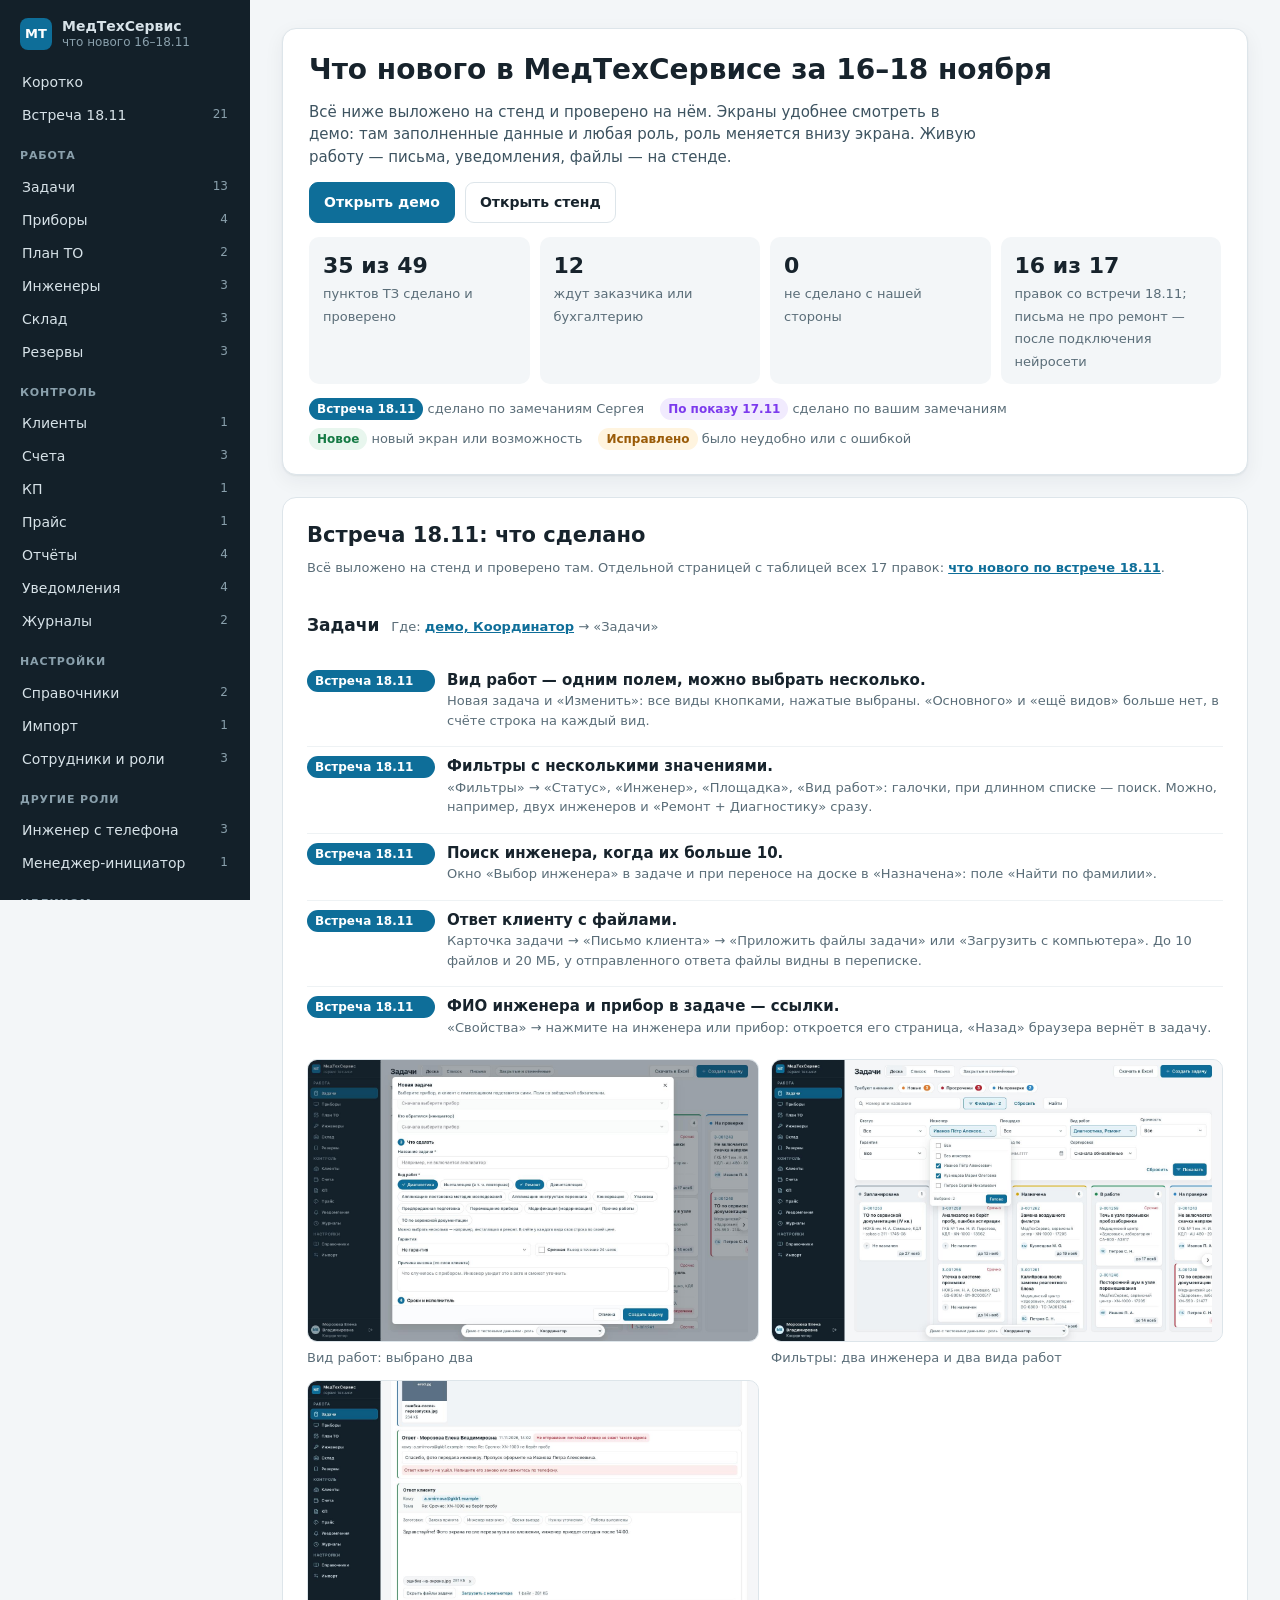
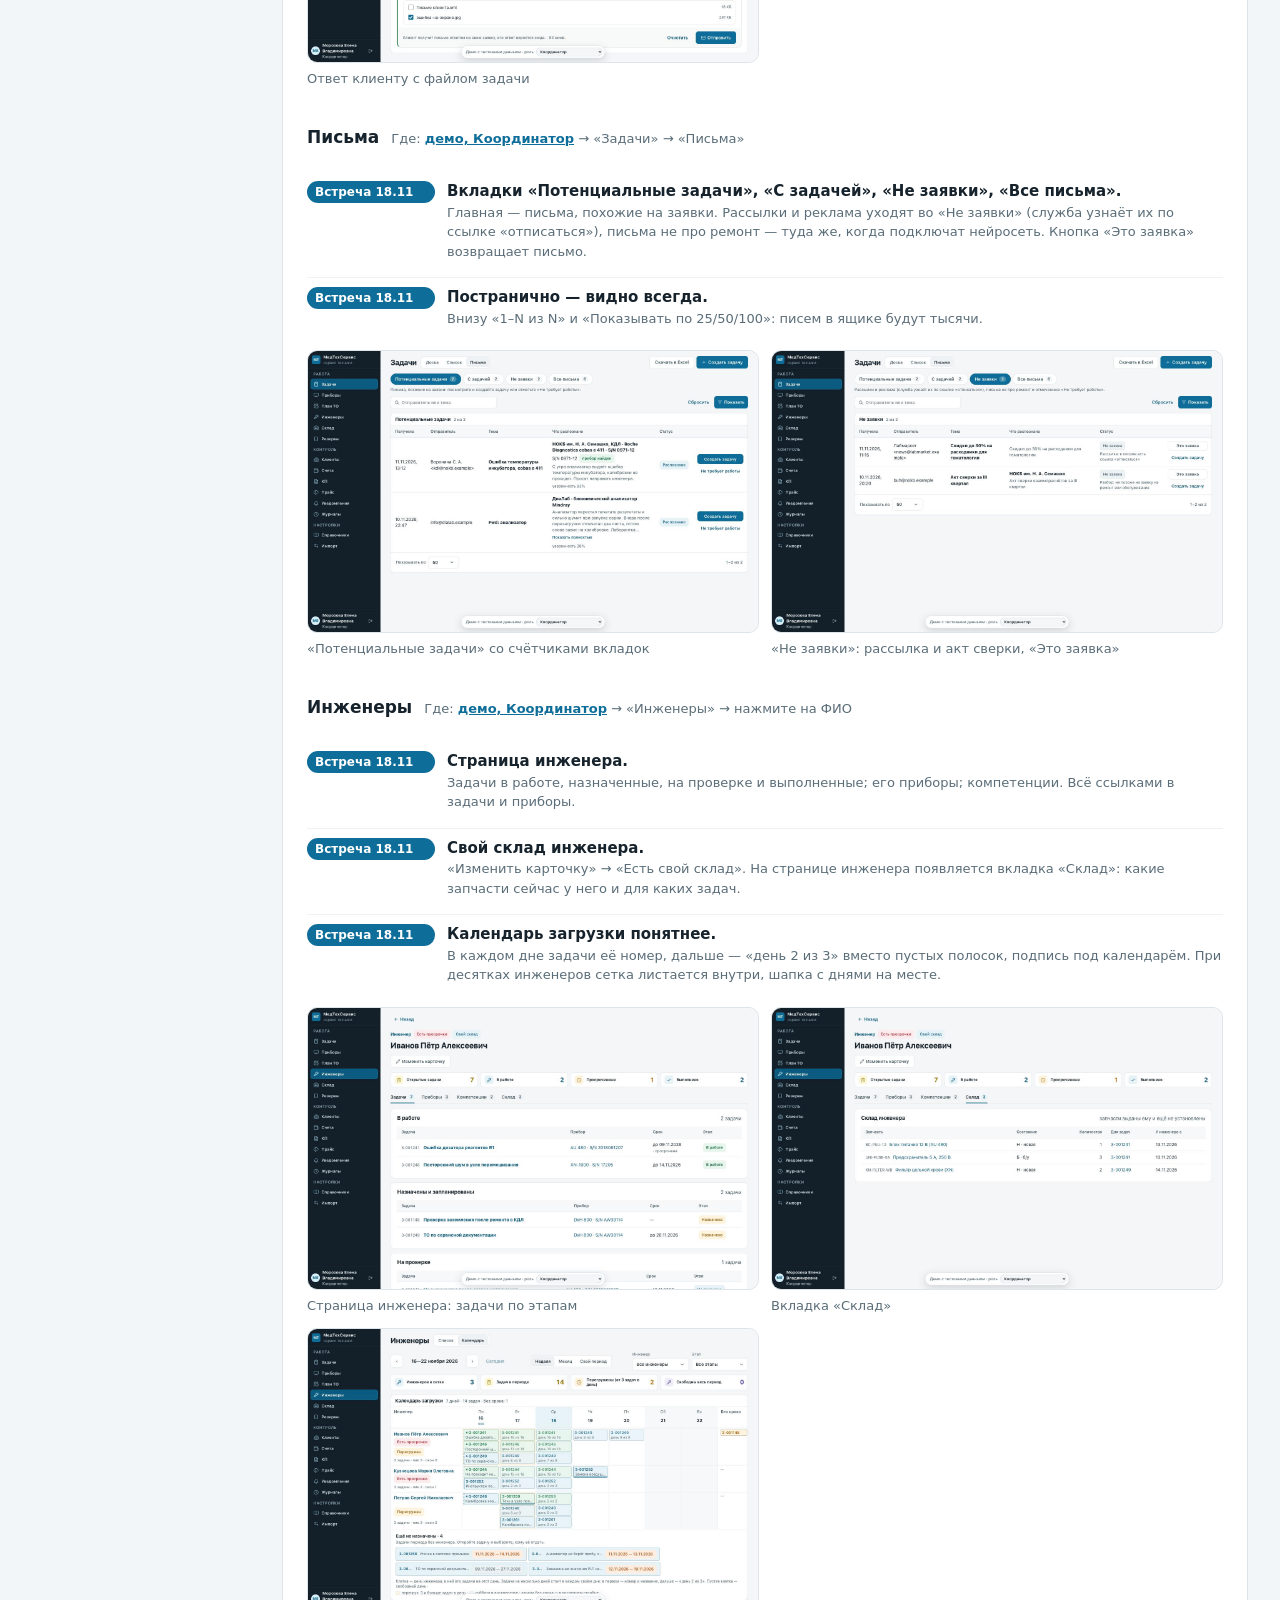
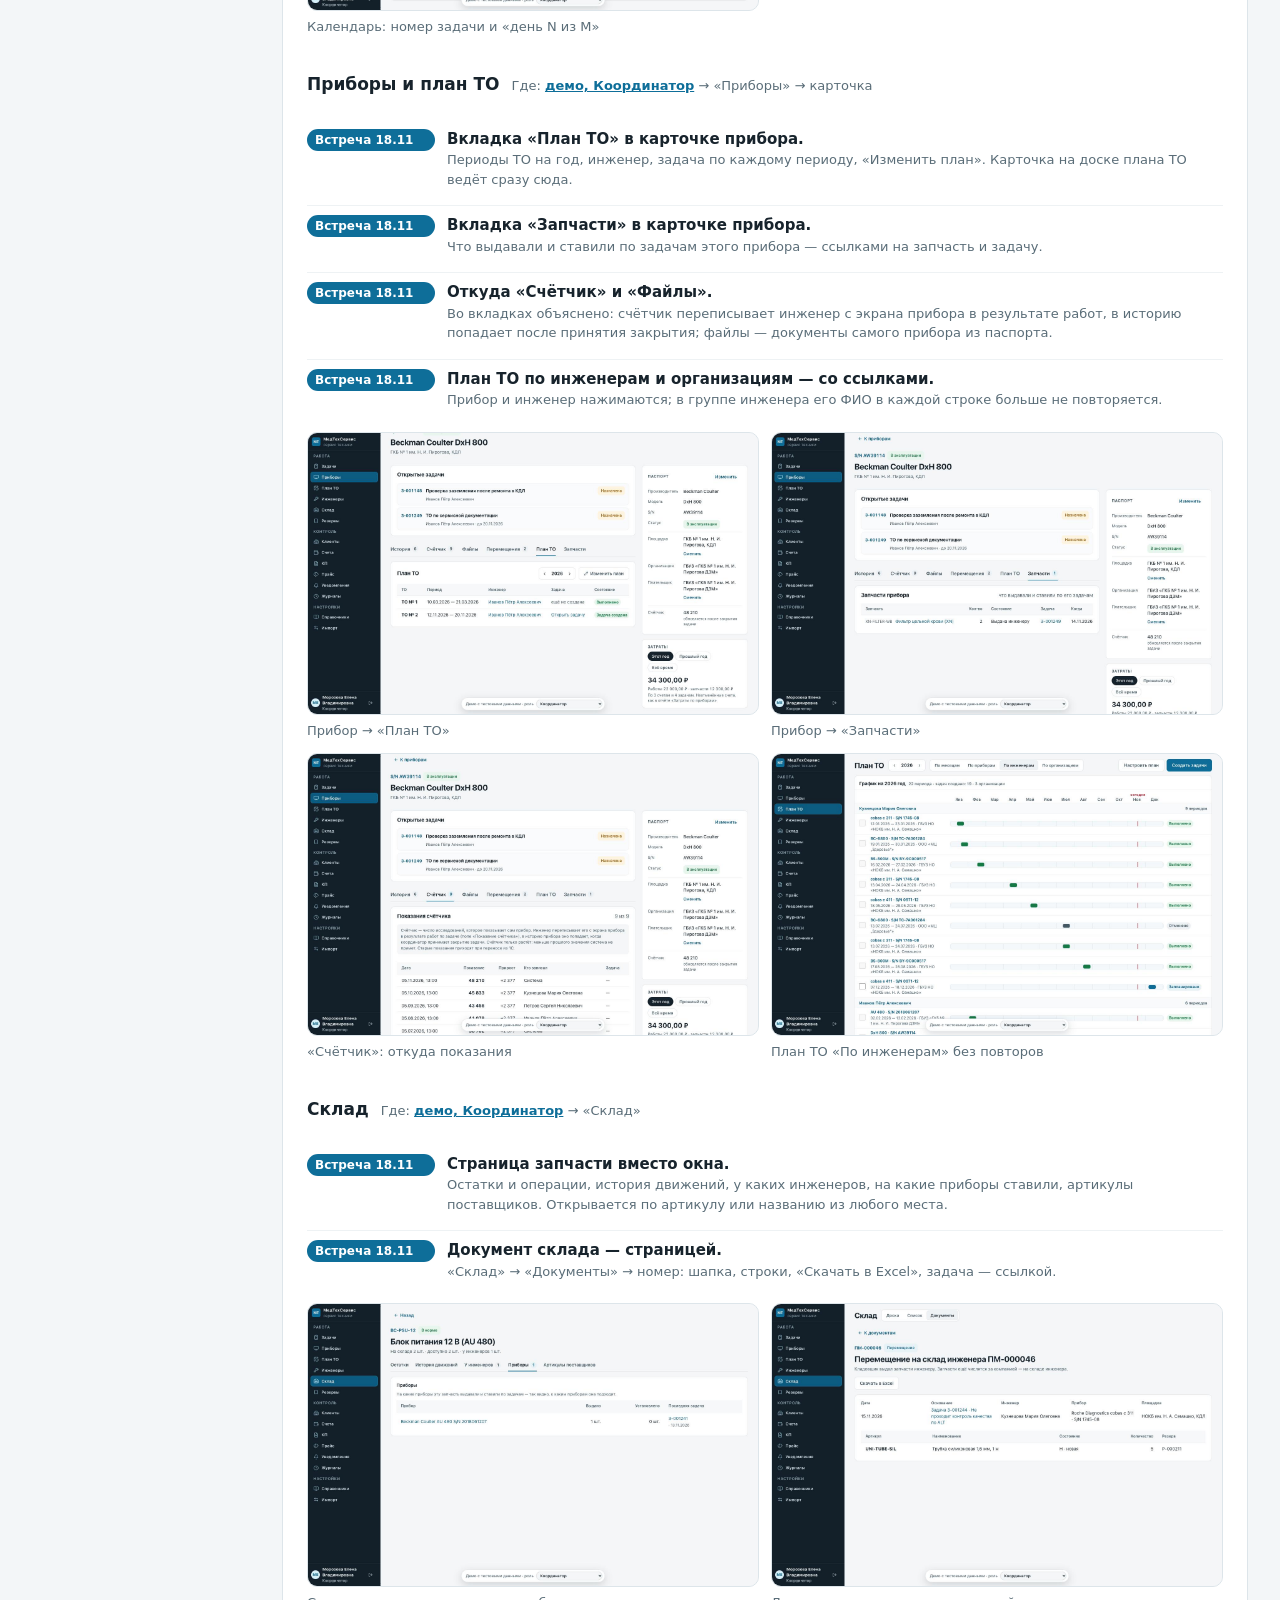
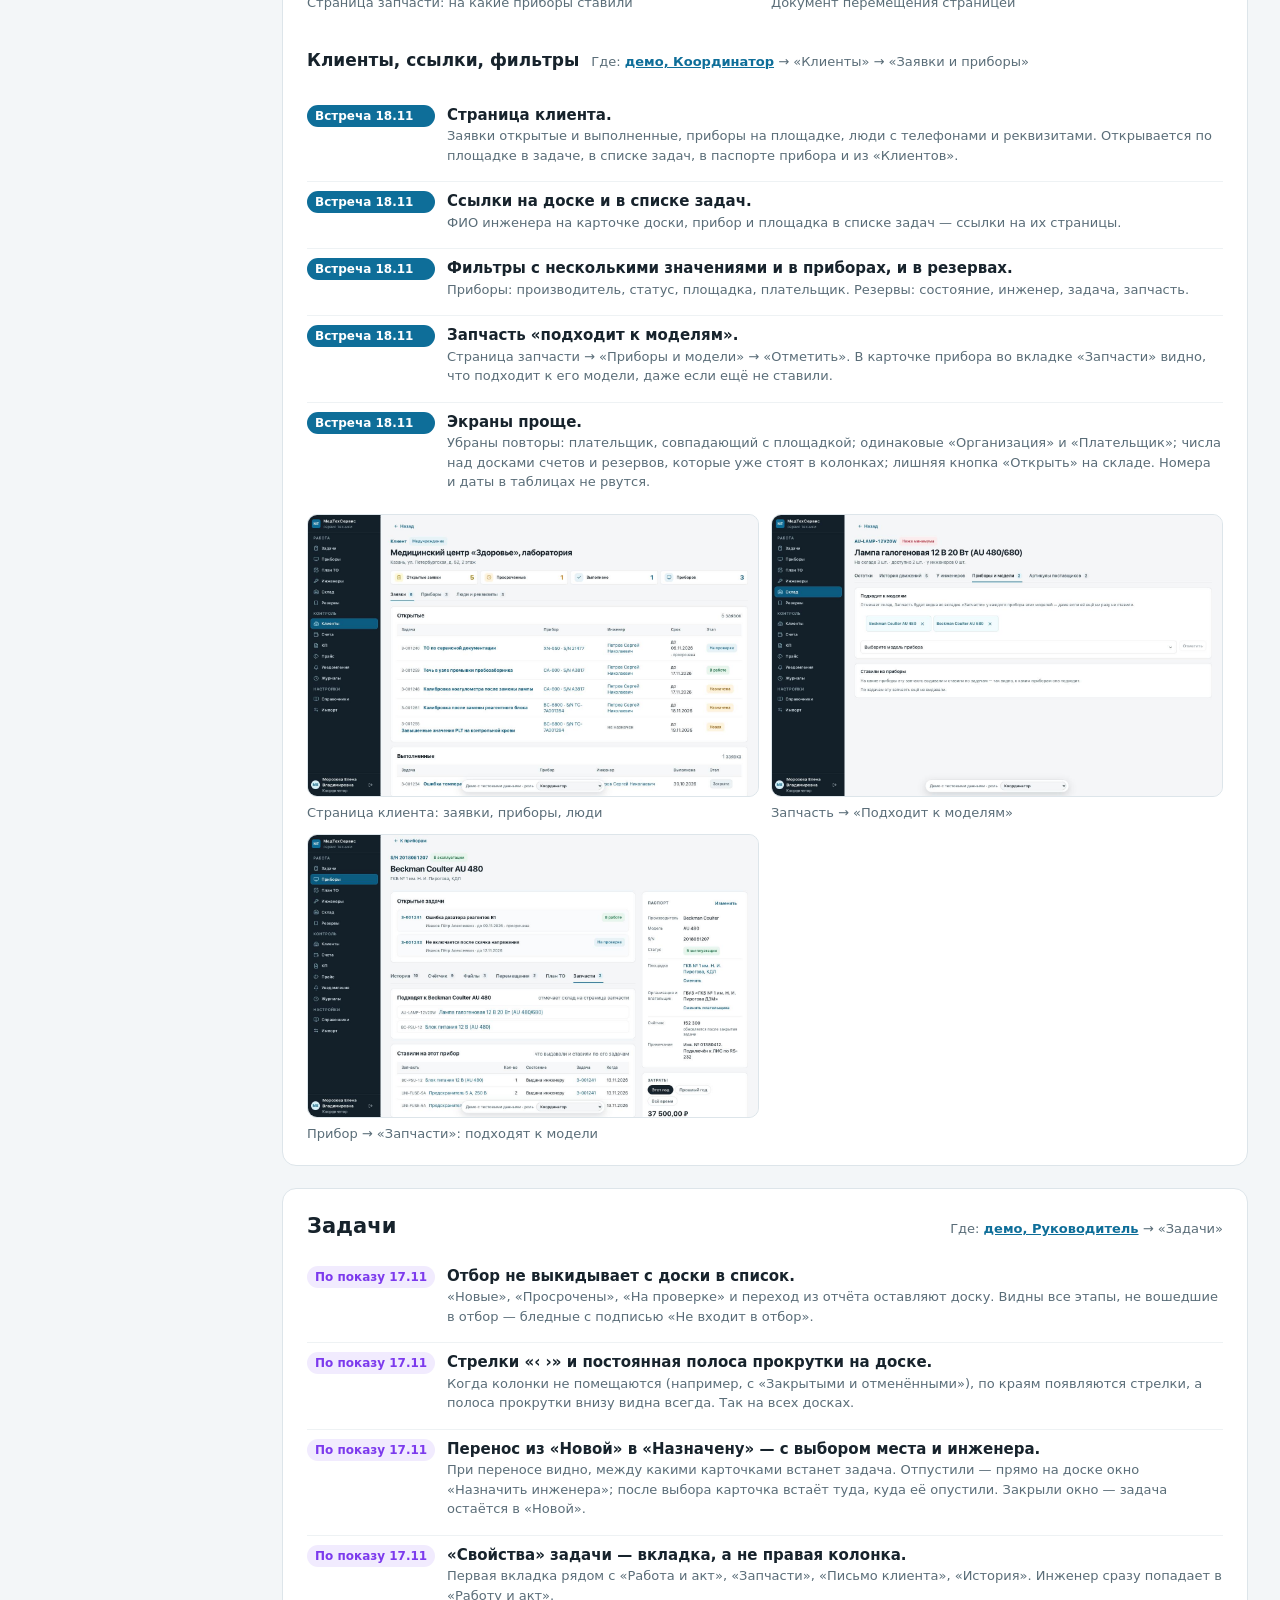
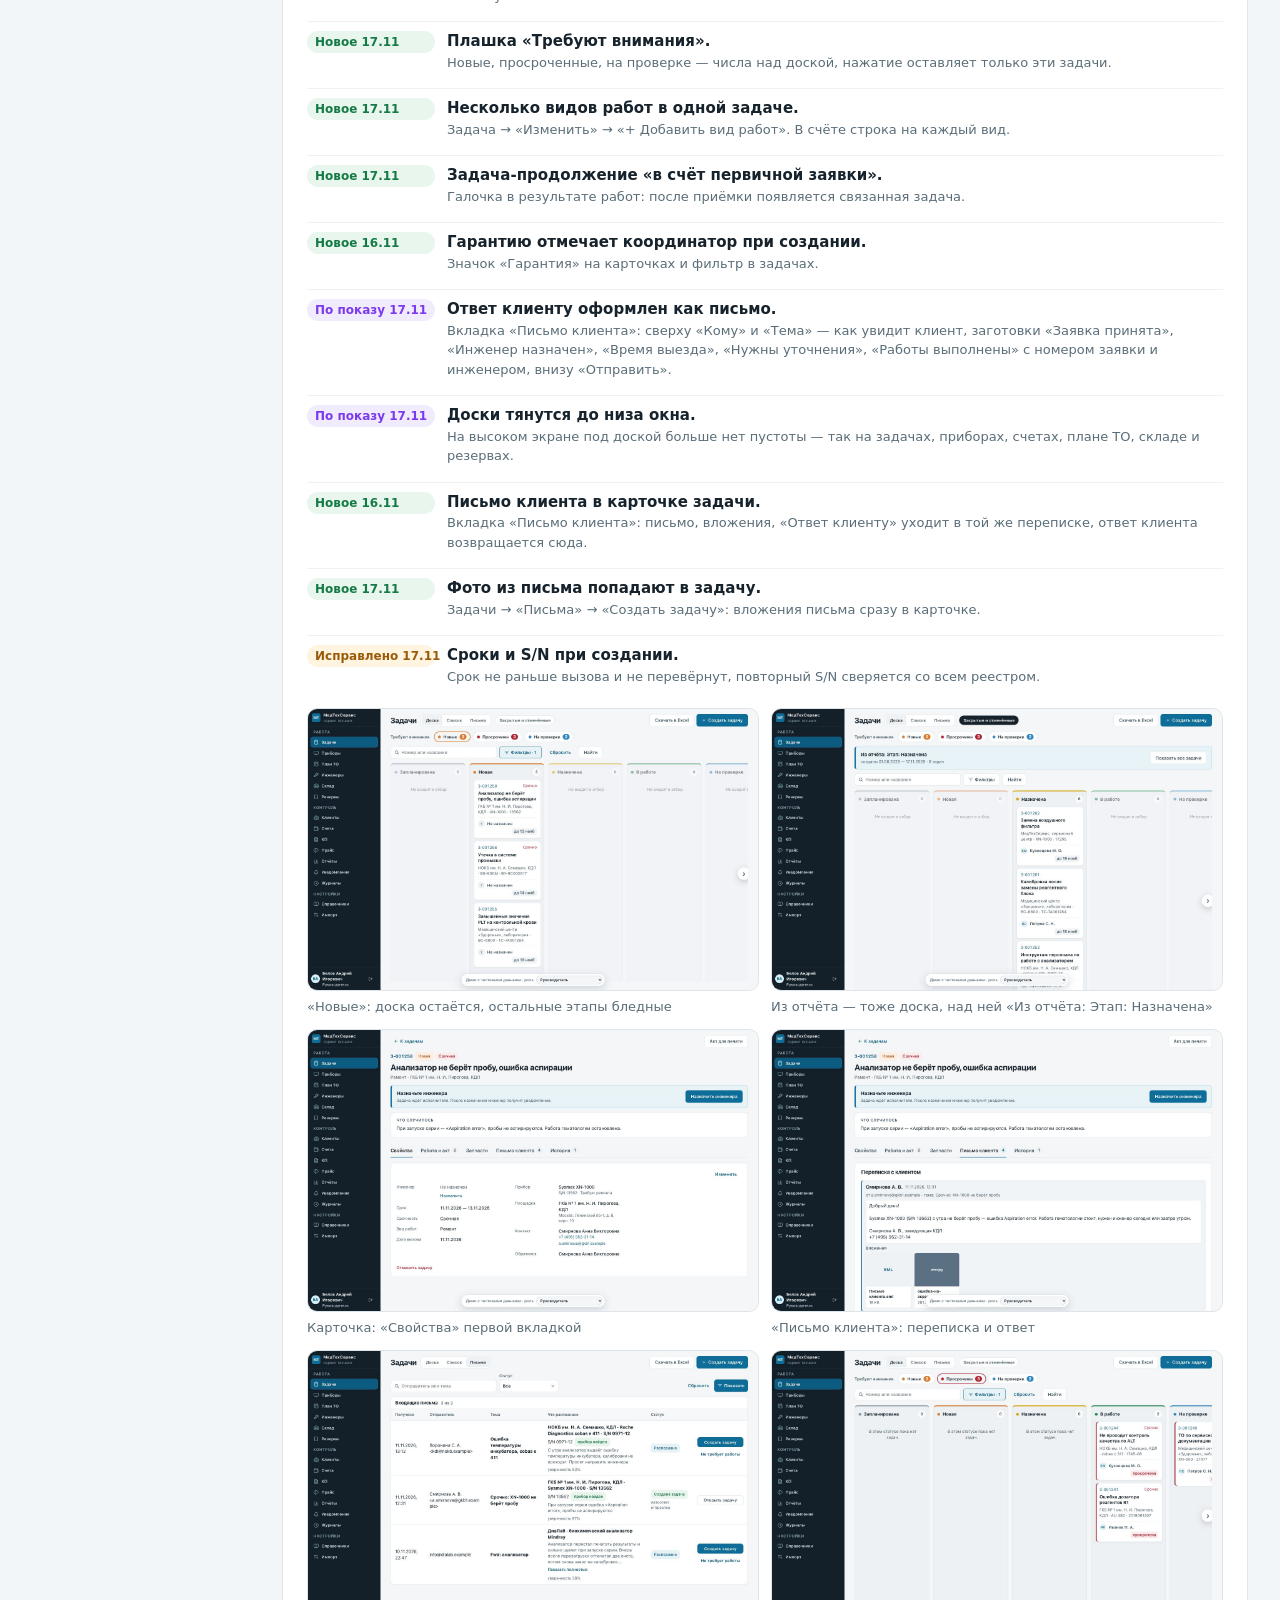
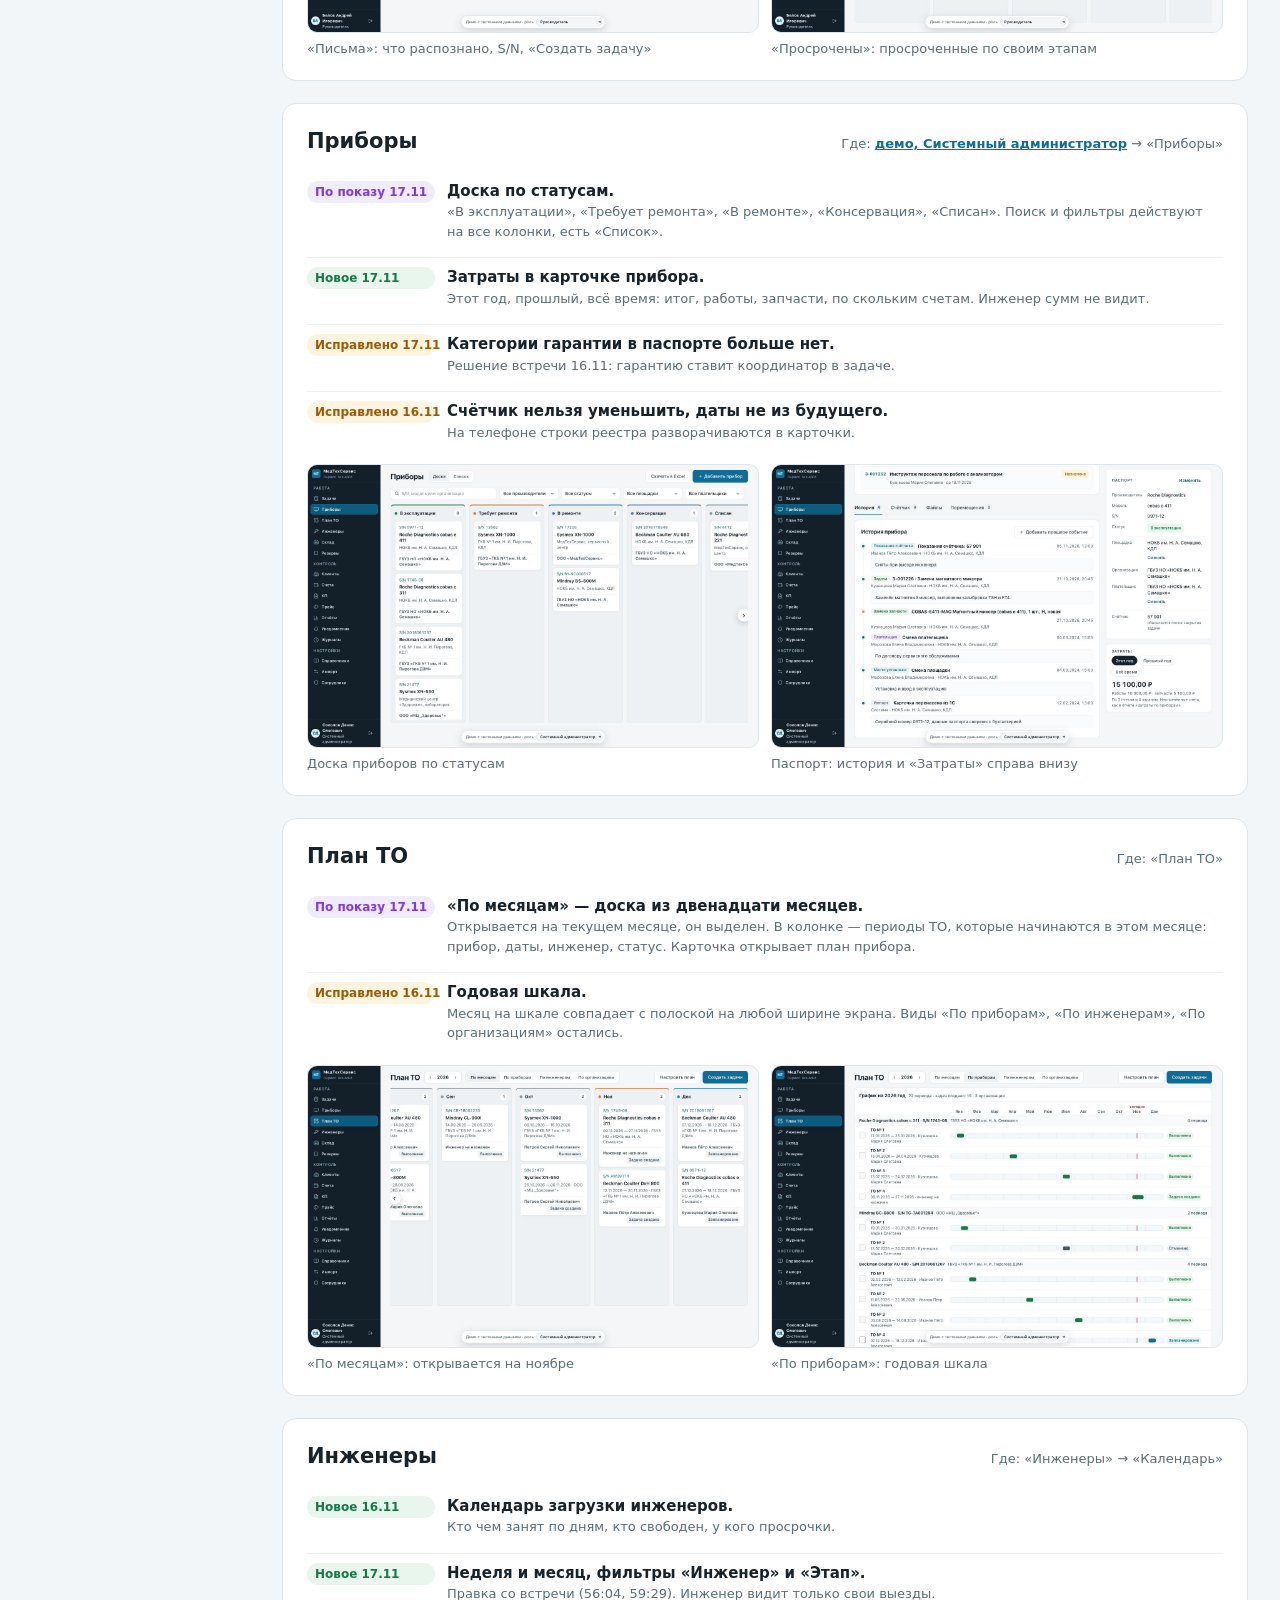
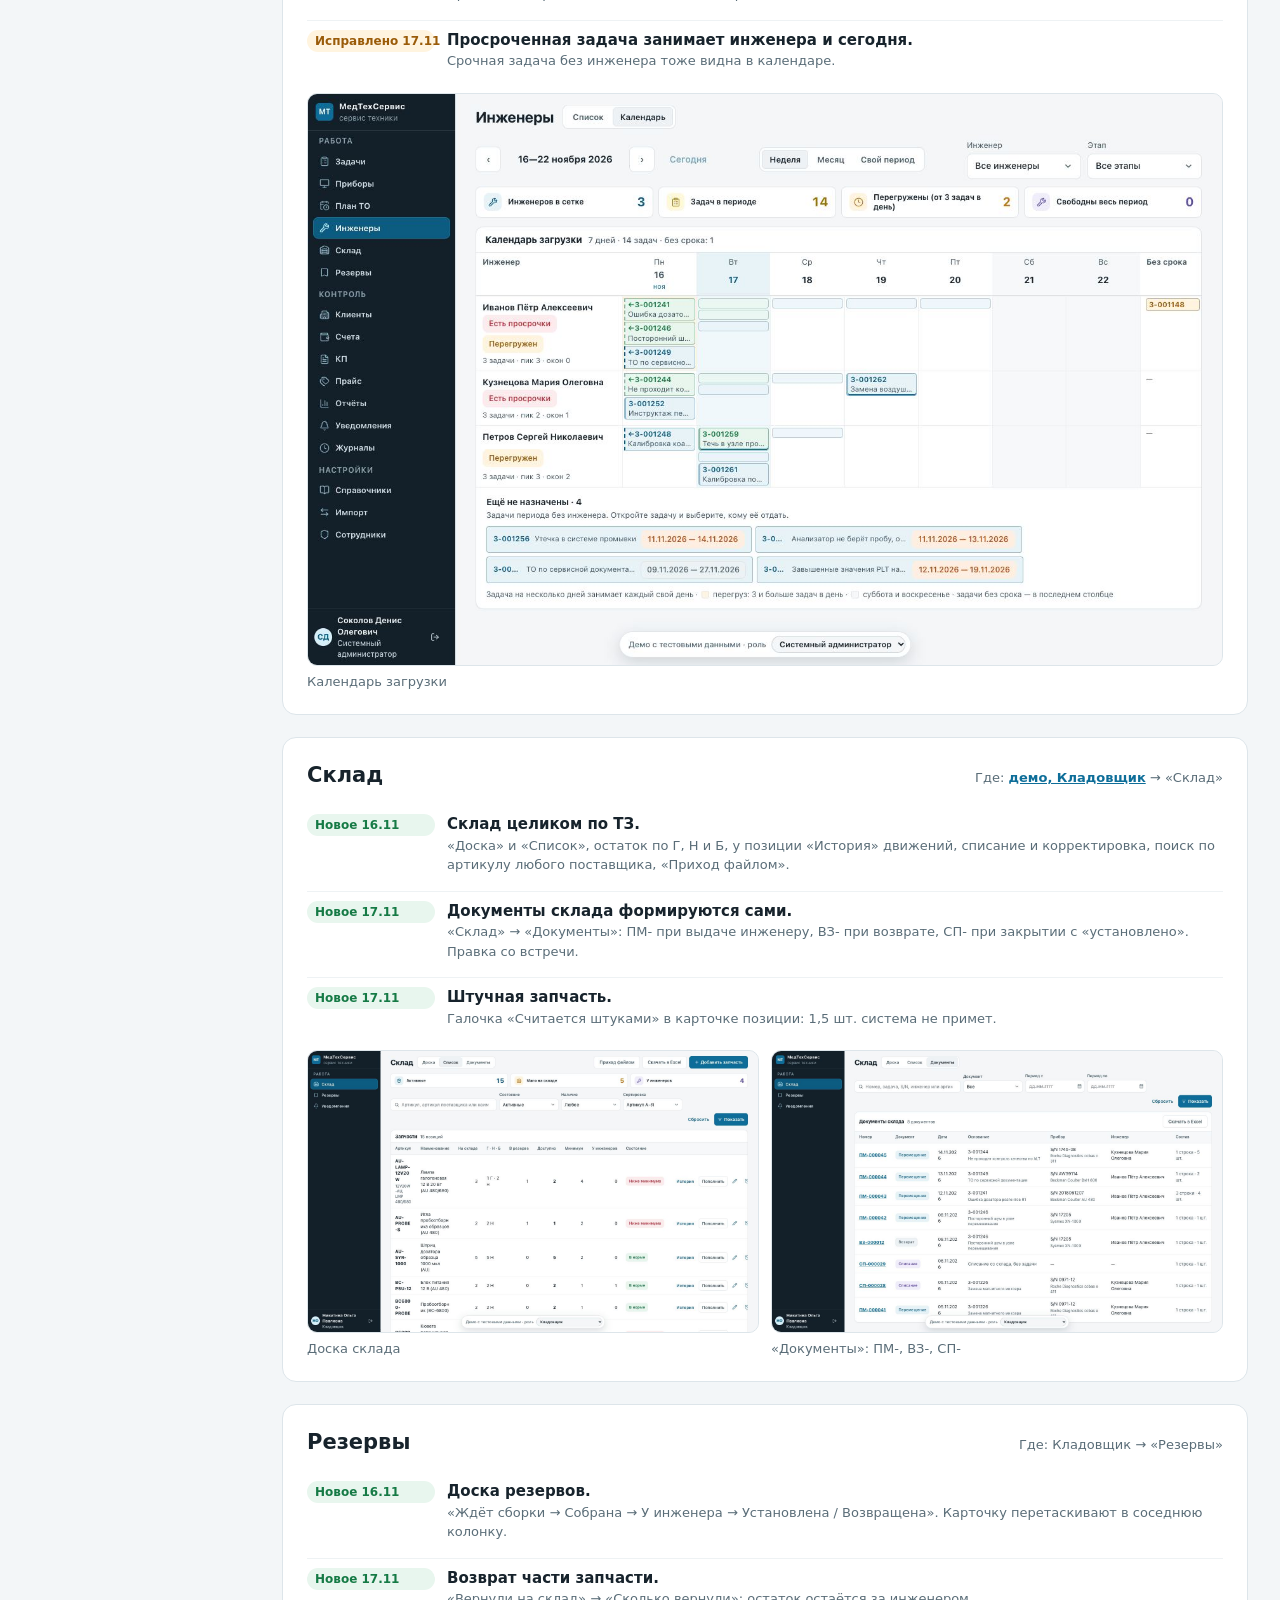
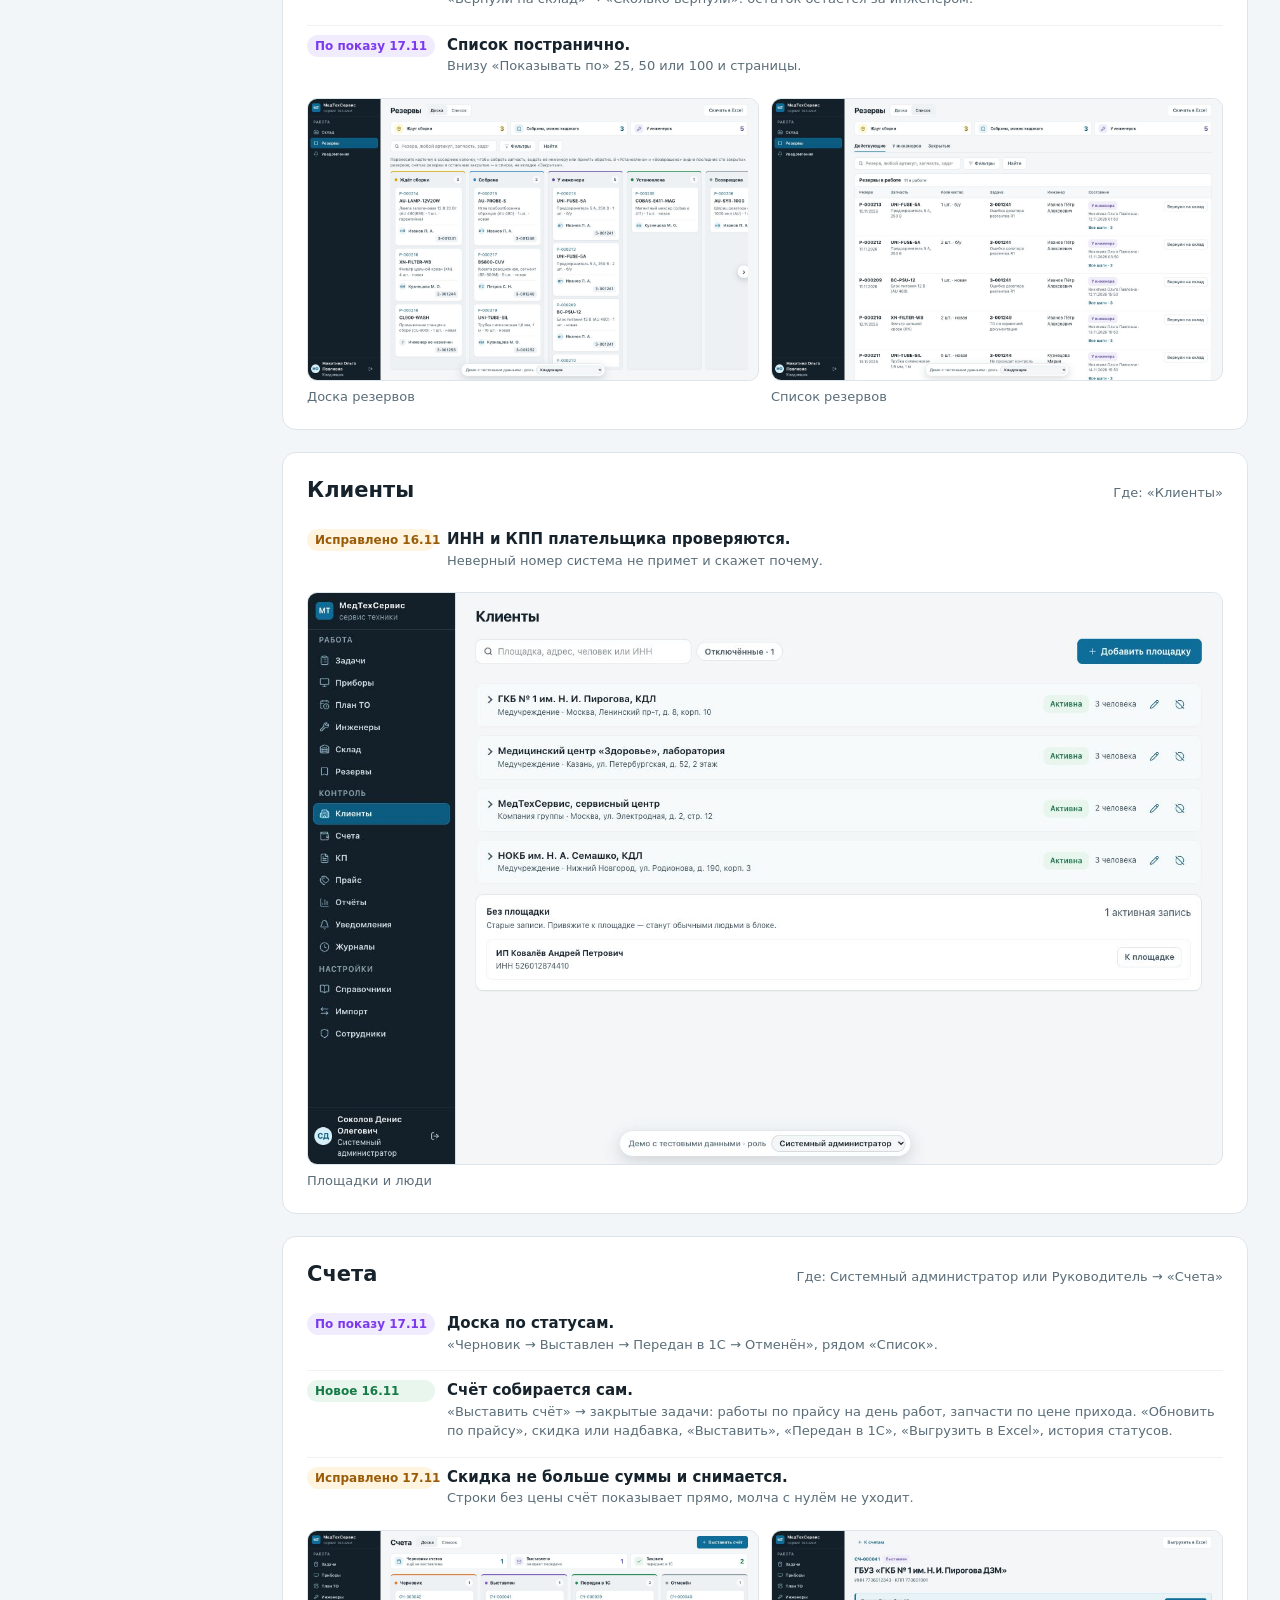
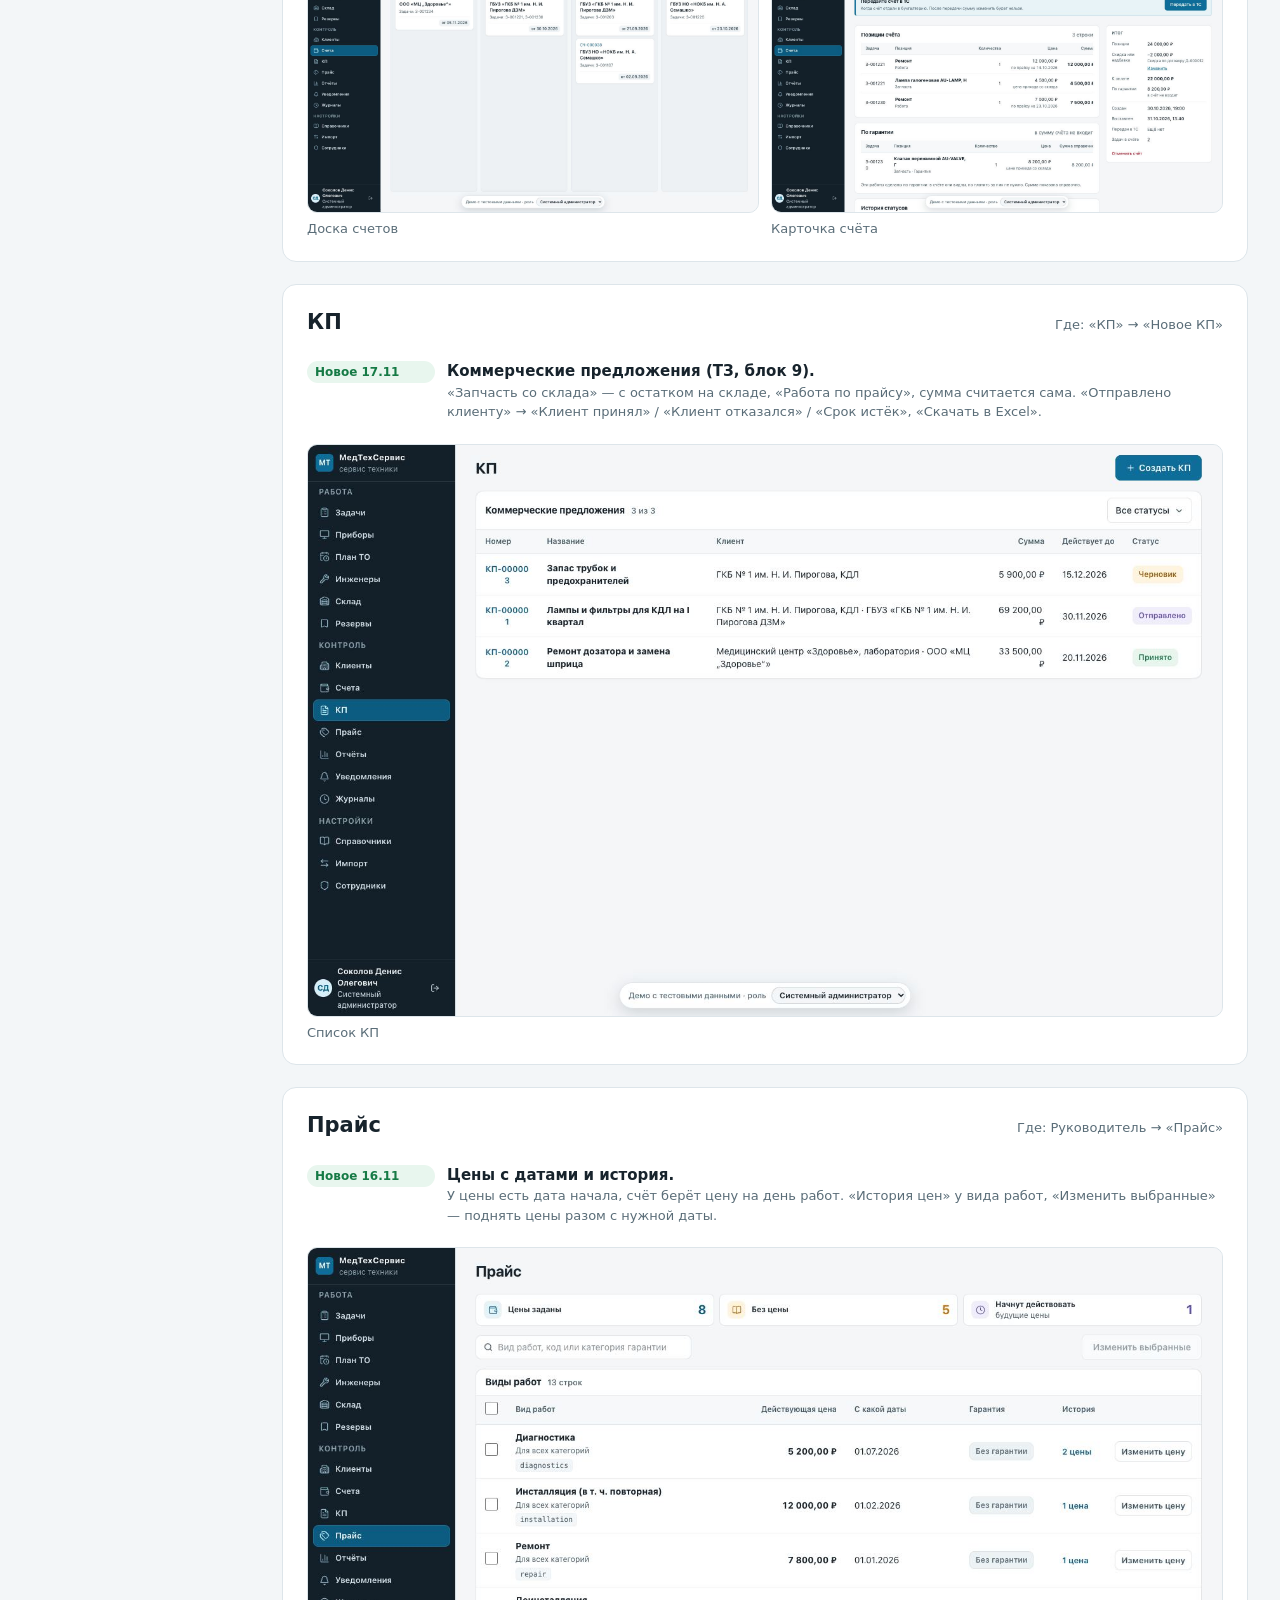
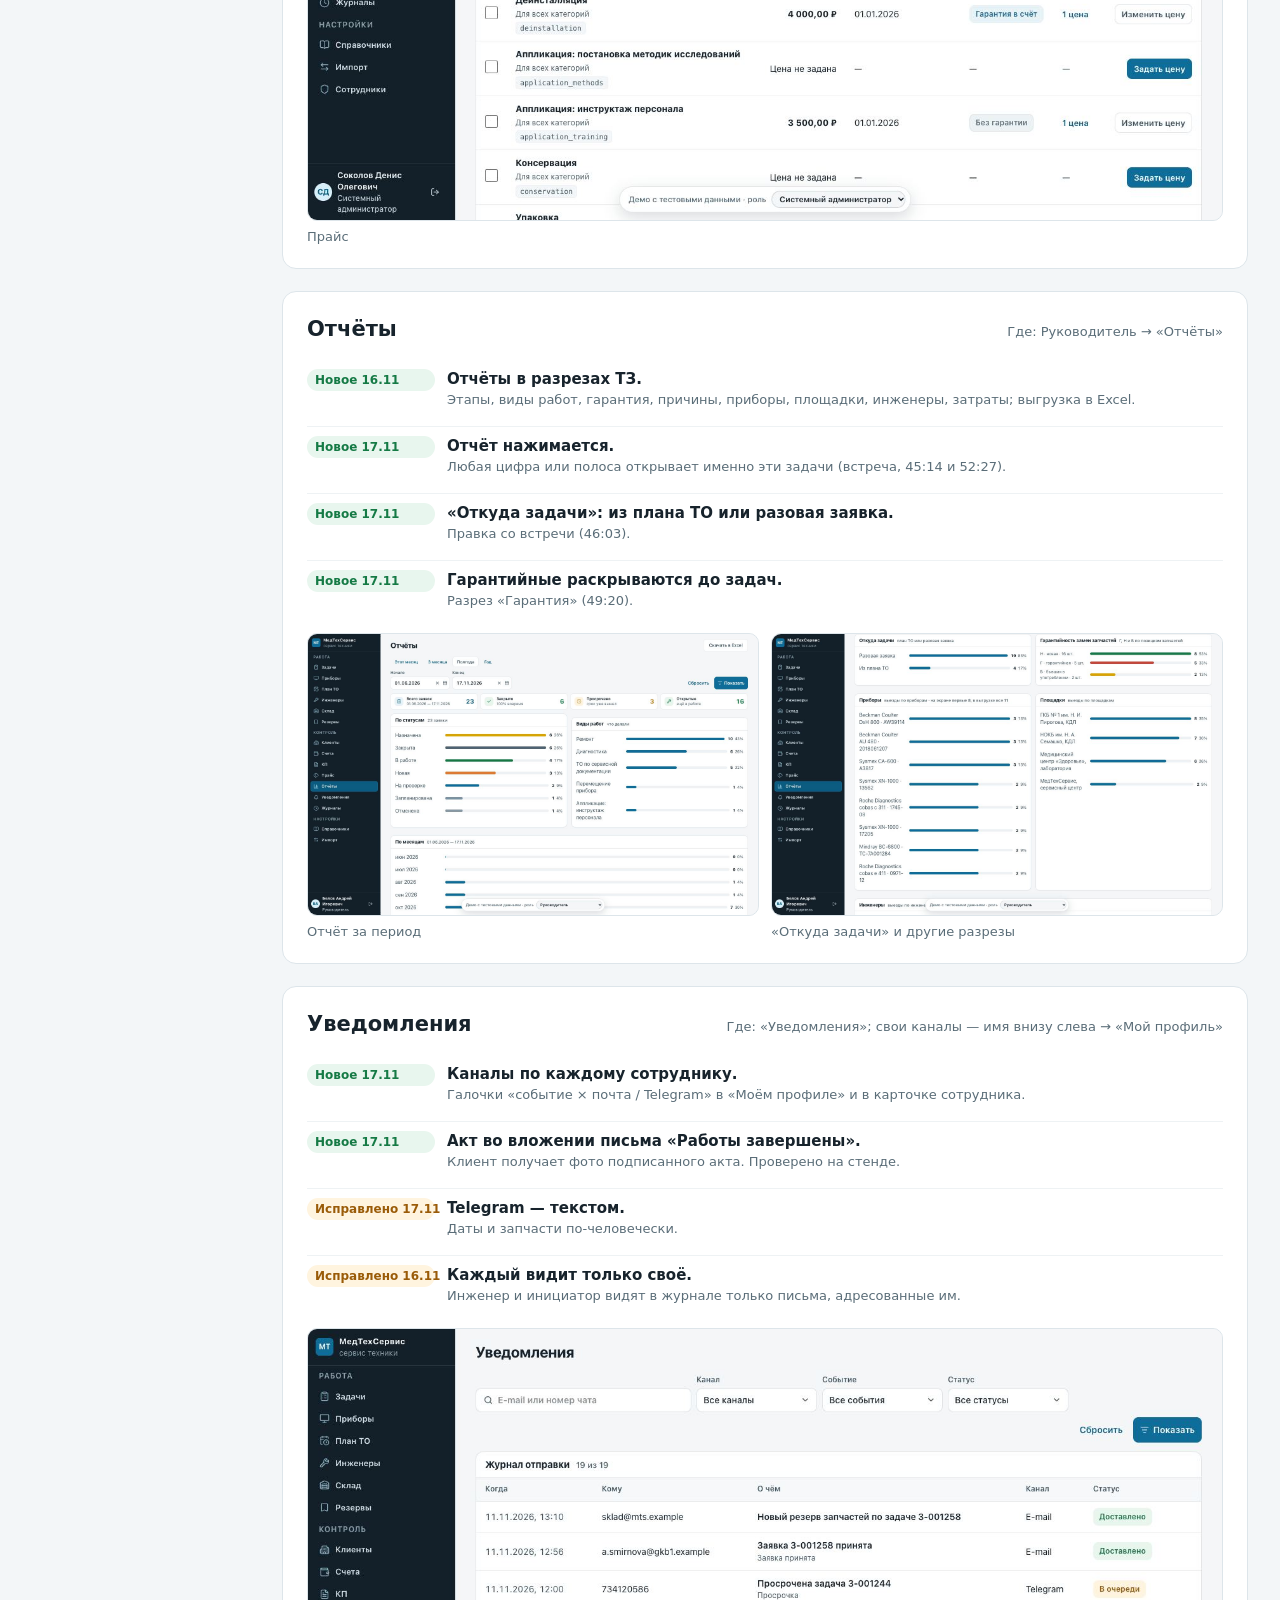
<file: whatsnew/index.html>
<!doctype html>
<html lang="ru">
<head>
<meta charset="utf-8">
<meta name="viewport" content="width=device-width, initial-scale=1, viewport-fit=cover">
<title>Что нового в МедТехСервисе</title>
<meta name="description" content="Все изменения CRM МедТехСервис по разделам меню: что появилось, что исправлено, где нажать, что ждём от заказчика.">
<link rel="icon" href="../favicon.svg" type="image/svg+xml">
<style>
html, body { margin: 0; }
img { max-width: 100%; }
[hidden] { display: none !important; }
</style>
<style>
/* Раскладка: тёмное меню разделов слева, как в самой CRM; справа по разделу — что появилось, где нажать, кадр. */
:root {
  --bg: #f3f6f8; --surface: #ffffff; --ink: #17232c; --ink-soft: #3d5360; --muted: #5a6d78;
  --border: #dde5ea; --border-soft: #eef2f4;
  --accent: #0e6e99; --accent-dark: #0c5c81; --accent-soft: #e8f3f8;
  --side: #132029; --side-soft: #1c333f; --side-text: #d7e2e8; --side-muted: #8aa0ac;
  --new: #157a45; --new-soft: #e8f6ee; --fix: #9a5b08; --fix-soft: #fff4df; --ask: #7c3aed; --ask-soft: #f1ebfe;
  --font: system-ui, -apple-system, BlinkMacSystemFont, "Segoe UI", "Noto Sans", Arial, sans-serif;
  --shadow: 0 1px 2px rgb(23 35 44 / 6%), 0 6px 20px rgb(23 35 44 / 6%);
}
@media (prefers-color-scheme: dark) { :root:not([data-theme="light"]) {
  --bg: #0f171d; --surface: #16212a; --ink: #e6edf1; --ink-soft: #b9c7cf; --muted: #93a6b1;
  --border: #26343e; --border-soft: #1d2a33; --accent: #5cb4dd; --accent-dark: #8ccbe8; --accent-soft: #15303e;
  --side: #0b1217; --side-soft: #17262f; --side-text: #d7e2e8; --side-muted: #7f95a1;
  --new: #5fcf93; --new-soft: #14301f; --fix: #f0b65c; --fix-soft: #33270f; --ask: #b79cff; --ask-soft: #2a2140;
  --shadow: 0 1px 2px rgb(0 0 0 / 30%); color-scheme: dark; } }
:root[data-theme="dark"] {
  --bg: #0f171d; --surface: #16212a; --ink: #e6edf1; --ink-soft: #b9c7cf; --muted: #93a6b1;
  --border: #26343e; --border-soft: #1d2a33; --accent: #5cb4dd; --accent-dark: #8ccbe8; --accent-soft: #15303e;
  --side: #0b1217; --side-soft: #17262f; --side-text: #d7e2e8; --side-muted: #7f95a1;
  --new: #5fcf93; --new-soft: #14301f; --fix: #f0b65c; --fix-soft: #33270f; --ask: #b79cff; --ask-soft: #2a2140;
  --shadow: 0 1px 2px rgb(0 0 0 / 30%); color-scheme: dark; }
* { box-sizing: border-box; }
body { background: var(--bg); color: var(--ink); font-family: var(--font); font-size: 15px; line-height: 1.5; }
a { color: var(--accent); }
.layout { display: grid; grid-template-columns: 250px minmax(0, 1fr); min-height: 100vh; }
.side { position: sticky; top: 0; height: 100vh; overflow-y: auto; padding: 18px 12px 24px; background: var(--side); color: var(--side-text); }
.brand { display: flex; align-items: center; gap: 10px; padding: 0 8px 16px; }
.brand b { display: grid; place-items: center; width: 32px; height: 32px; border-radius: 8px; background: var(--accent); color: var(--surface); font-size: 13px; }
.brand span { display: grid; font-size: 14px; font-weight: 700; line-height: 1.2; }
.brand small { color: var(--side-muted); font-weight: 400; font-size: 12px; }
.side h3 { margin: 16px 8px 6px; color: var(--side-muted); font-size: 11px; font-weight: 700; letter-spacing: .08em; text-transform: uppercase; }
.side a { display: flex; justify-content: space-between; gap: 8px; padding: 6px 10px; border-radius: 7px; color: var(--side-text); text-decoration: none; font-size: 14px; }
.side a:hover, .side a:focus-visible { background: var(--side-soft); outline: none; }
.side a i { color: var(--side-muted); font-style: normal; font-size: 12px; font-variant-numeric: tabular-nums; }
.main { min-width: 0; padding-block: 28px 64px; padding-left: max(32px, env(safe-area-inset-left, 0px)); padding-right: max(32px, env(safe-area-inset-right, 0px)); }
.wrap { max-width: 1120px; margin: 0 auto; display: grid; gap: 22px; }
.hero { display: grid; gap: 14px; padding: 24px 26px; border: 1px solid var(--border); border-radius: 14px; background: var(--surface); box-shadow: var(--shadow); }
.hero h1 { margin: 0; font-size: 28px; line-height: 1.2; text-wrap: balance; }
.hero p { margin: 0; max-width: 70ch; color: var(--ink-soft); }
.links { display: flex; flex-wrap: wrap; gap: 10px; }
.btn { display: inline-flex; align-items: center; gap: 6px; padding: 9px 14px; border-radius: 9px; border: 1px solid var(--border); background: var(--surface); color: var(--ink); font-weight: 600; font-size: 14px; text-decoration: none; }
.btn--main { border-color: var(--accent); background: var(--accent); color: var(--surface); }
.legend { display: flex; flex-wrap: wrap; gap: 8px 16px; color: var(--muted); font-size: 13px; }
.stats { display: grid; grid-template-columns: repeat(4, minmax(0, 1fr)); gap: 10px; }
.stat { padding: 12px 14px; border-radius: 10px; background: var(--bg); }
.stat strong { display: block; font-size: 22px; font-variant-numeric: tabular-nums; }
.stat span { color: var(--muted); font-size: 13px; }
.tag { display: inline-block; flex: 0 0 auto; padding: 2px 8px; border-radius: 999px; font-size: 12px; font-weight: 600; white-space: nowrap; }
.tag--ask { color: var(--ask); background: var(--ask-soft); }
.tag--new { color: var(--new); background: var(--new-soft); }
.tag--fix { color: var(--fix); background: var(--fix-soft); }
.tag--wait { color: var(--accent-dark); background: var(--accent-soft); }
.tag--meet { color: var(--surface); background: var(--accent); }
.part h3.sub { display: flex; flex-wrap: wrap; align-items: baseline; gap: 4px 12px; margin: 22px 0 8px; font-size: 17px; }
.part h3.sub .where { font-size: 13px; font-weight: 500; }
section.part { scroll-margin-top: 16px; display: grid; gap: 14px; padding: 22px 24px; border: 1px solid var(--border); border-radius: 14px; background: var(--surface); }
.part header { display: flex; flex-wrap: wrap; align-items: baseline; justify-content: space-between; gap: 6px 16px; }
.part h2 { margin: 0; font-size: 21px; }
.where { color: var(--muted); font-size: 13px; }
.where a { font-weight: 600; }
ul.items { display: grid; gap: 8px; margin: 0; padding: 0; list-style: none; }
ul.items li { display: grid; grid-template-columns: 128px minmax(0, 1fr); gap: 4px 12px; align-items: baseline; padding: 8px 0; border-top: 1px solid var(--border-soft); }
ul.items li:first-child { border-top: 0; }
ul.items li > div { min-width: 0; }
ul.items b { font-weight: 650; }
ul.items small { display: block; color: var(--muted); font-size: 13px; }
.shots { display: grid; grid-template-columns: repeat(auto-fit, minmax(300px, 1fr)); gap: 12px; }
figure { margin: 0; display: grid; gap: 6px; }
.shot { display: block; width: 100%; padding: 0; overflow: hidden; border: 1px solid var(--border); border-radius: 10px; background: var(--bg); cursor: zoom-in; }
.shot:focus-visible { outline: 3px solid var(--accent); outline-offset: 2px; }
figure img { display: block; width: 100%; height: auto; max-width: 100%; aspect-ratio: 16 / 10; object-fit: cover; object-position: top left; transition: transform .2s ease; }
.shot:hover img { transform: scale(1.015); }
figcaption { color: var(--muted); font-size: 13px; }
.note { margin: 0; padding: 12px 14px; border-radius: 10px; background: var(--accent-soft); color: var(--ink-soft); font-size: 14px; }
.scenario { display: grid; gap: 6px; margin: 0; padding-left: 22px; }
.foot { color: var(--muted); font-size: 13px; text-align: center; }

/* Просмотр скриншота на весь экран: внутри страницы, без перехода по ссылке */
.viewer { position: fixed; inset: 0; z-index: 50; display: grid; grid-template-rows: auto minmax(0, 1fr) auto; background: rgb(8 14 18 / 92%); color: #eef3f6;
  padding: max(10px, env(safe-area-inset-top, 0px)) max(12px, env(safe-area-inset-right, 0px)) max(10px, env(safe-area-inset-bottom, 0px)) max(12px, env(safe-area-inset-left, 0px)); }
.viewer[hidden] { display: none; }
.viewer__bar { display: flex; align-items: center; justify-content: space-between; gap: 12px; padding: 4px 4px 10px; font-size: 14px; }
.viewer__count { color: #a9bac4; font-variant-numeric: tabular-nums; }
.viewer__stage { position: relative; display: grid; place-items: center; min-height: 0; overflow: auto; }
.viewer__stage img { max-width: 100%; max-height: 100%; width: auto; height: auto; aspect-ratio: auto; object-fit: contain; border-radius: 8px; box-shadow: 0 10px 40px rgb(0 0 0 / 45%); cursor: zoom-in; }
.viewer--full .viewer__stage { place-items: start center; }
.viewer--full .viewer__stage img { max-width: none; max-height: none; cursor: zoom-out; }
.viewer__caption { padding: 10px 4px 2px; color: #d6e1e7; font-size: 14px; text-align: center; }
.viewer__btn { display: grid; place-items: center; min-width: 44px; height: 44px; padding: 0 12px; border: 1px solid rgb(255 255 255 / 25%); border-radius: 999px; color: #fff; background: rgb(255 255 255 / 10%); font-size: 15px; cursor: pointer; }
.viewer__btn:hover, .viewer__btn:focus-visible { background: rgb(255 255 255 / 22%); outline: none; }
.viewer__nav { position: absolute; top: 50%; z-index: 2; width: 52px; height: 52px; padding: 0 0 4px; font-size: 30px; transform: translateY(-50%); }
.viewer__nav--prev { left: 6px; }
.viewer__nav--next { right: 6px; }
@media (max-width: 900px) {
  .layout { grid-template-columns: minmax(0, 1fr); }
  .side { position: static; height: auto; padding: 12px max(16px, env(safe-area-inset-right, 0px)) 12px max(16px, env(safe-area-inset-left, 0px)); }
  .side nav { display: flex; gap: 6px; overflow-x: auto; padding-bottom: 4px; }
  .side h3 { display: none; }
  .side a { flex: 0 0 auto; background: var(--side-soft); }
  .side a i { display: none; }
  .main { padding-left: max(16px, env(safe-area-inset-left, 0px)); padding-right: max(16px, env(safe-area-inset-right, 0px)); }
  .stats { grid-template-columns: repeat(2, minmax(0, 1fr)); }
  ul.items li { grid-template-columns: minmax(0, 1fr); }
  section.part, .hero { padding: 16px; }
}
@media (prefers-reduced-motion: reduce) { figure img { transition: none; } }
ul.items .qs { display: grid; gap: 4px; margin: 6px 0 0; padding-left: 20px; color: var(--ink-soft); font-size: 14px; line-height: 1.5; }
ul.items .qs li { display: list-item; padding: 0; border: 0; }
</style>
</head>
<body>
<div class="layout">
  <aside class="side" aria-label="Разделы">
    <div class="brand"><b>МТ</b><span>МедТехСервис<small>что нового 16–18.11</small></span></div>
    <nav>
      <a href="#top">Коротко</a>
      <a href="#meeting18">Встреча 18.11 <i>21</i></a>
      <h3>Работа</h3>
      <a href="#tasks">Задачи <i>13</i></a>
      <a href="#equipment">Приборы <i>4</i></a>
      <a href="#plan">План ТО <i>2</i></a>
      <a href="#engineers">Инженеры <i>3</i></a>
      <a href="#warehouse">Склад <i>3</i></a>
      <a href="#reservations">Резервы <i>3</i></a>
      <h3>Контроль</h3>
      <a href="#customers">Клиенты <i>1</i></a>
      <a href="#invoices">Счета <i>3</i></a>
      <a href="#quotes">КП <i>1</i></a>
      <a href="#price">Прайс <i>1</i></a>
      <a href="#reports">Отчёты <i>4</i></a>
      <a href="#notifications">Уведомления <i>4</i></a>
      <a href="#journals">Журналы <i>2</i></a>
      <h3>Настройки</h3>
      <a href="#references">Справочники <i>2</i></a>
      <a href="#import">Импорт <i>1</i></a>
      <a href="#staff">Сотрудники и роли <i>3</i></a>
      <h3>Другие роли</h3>
      <a href="#engineer">Инженер с телефона <i>3</i></a>
      <a href="#initiator">Менеджер-инициатор <i>1</i></a>
      <h3>Целиком</h3>
      <a href="#scenario">Сквозной сценарий</a>
      <a href="#reliability">Надёжность</a>
      <a href="#waiting">Вопросы заказчику <i>3</i></a>
    </nav>
  </aside>

  <main class="main">
    <div class="wrap">
      <section class="hero" id="top">
        <h1>Что нового в МедТехСервисе за 16–18 ноября</h1>
        <p>Всё ниже выложено на стенд и проверено на нём. Экраны удобнее смотреть в демо: там заполненные данные и любая роль, роль меняется внизу экрана. Живую работу — письма, уведомления, файлы — на стенде.</p>
        <div class="links">
          <a class="btn btn--main" href="https://pochuvstvuyvkus.github.io/medtech-demo/?role=sysadmin" target="_blank" rel="noopener">Открыть демо</a>
          <a class="btn" href="https://medtechservice-89-111-154-253.sslip.io" target="_blank" rel="noopener">Открыть стенд</a>
        </div>
        <div class="stats">
          <div class="stat"><strong>35 из 49</strong><span>пунктов ТЗ сделано и проверено</span></div>
          <div class="stat"><strong>12</strong><span>ждут заказчика или бухгалтерию</span></div>
          <div class="stat"><strong>0</strong><span>не сделано с нашей стороны</span></div>
          <div class="stat"><strong>16 из 17</strong><span>правок со встречи 18.11; письма не про ремонт — после подключения нейросети</span></div>
        </div>
        <div class="legend"><span><span class="tag tag--meet">Встреча 18.11</span> сделано по замечаниям Сергея</span><span><span class="tag tag--ask">По показу 17.11</span> сделано по вашим замечаниям</span><span><span class="tag tag--new">Новое</span> новый экран или возможность</span><span><span class="tag tag--fix">Исправлено</span> было неудобно или с ошибкой</span></div>
      </section>

      <section class="part" id="meeting18">
        <header><h2>Встреча 18.11: что сделано</h2><span class="where">Всё выложено на стенд и проверено там. Отдельной страницей с таблицей всех 17 правок: <a href="https://pochuvstvuyvkus.github.io/medtech-demo/whatsnew/vstrecha-18-11/" target="_blank" rel="noopener">что нового по встрече 18.11</a>.</span></header>
        <h3 class="sub">Задачи <span class="where">Где: <a href="https://pochuvstvuyvkus.github.io/medtech-demo/?role=coordinator" target="_blank" rel="noopener">демо, Координатор</a> → «Задачи»</span></h3>
        <ul class="items">
          <li><span class="tag tag--meet">Встреча 18.11</span><div><b>Вид работ — одним полем, можно выбрать несколько.</b><small>Новая задача и «Изменить»: все виды кнопками, нажатые выбраны. «Основного» и «ещё видов» больше нет, в счёте строка на каждый вид.</small></div></li>
          <li><span class="tag tag--meet">Встреча 18.11</span><div><b>Фильтры с несколькими значениями.</b><small>«Фильтры» → «Статус», «Инженер», «Площадка», «Вид работ»: галочки, при длинном списке — поиск. Можно, например, двух инженеров и «Ремонт + Диагностику» сразу.</small></div></li>
          <li><span class="tag tag--meet">Встреча 18.11</span><div><b>Поиск инженера, когда их больше 10.</b><small>Окно «Выбор инженера» в задаче и при переносе на доске в «Назначена»: поле «Найти по фамилии».</small></div></li>
          <li><span class="tag tag--meet">Встреча 18.11</span><div><b>Ответ клиенту с файлами.</b><small>Карточка задачи → «Письмо клиента» → «Приложить файлы задачи» или «Загрузить с компьютера». До 10 файлов и 20 МБ, у отправленного ответа файлы видны в переписке.</small></div></li>
          <li><span class="tag tag--meet">Встреча 18.11</span><div><b>ФИО инженера и прибор в задаче — ссылки.</b><small>«Свойства» → нажмите на инженера или прибор: откроется его страница, «Назад» браузера вернёт в задачу.</small></div></li>
        </ul>
        <div class="shots">
          <figure><button class="shot" type="button" data-full="shots/m18-worktypes.jpg" aria-label="Открыть скриншот крупно"><img alt="Новая задача: виды работ кнопками" loading="lazy" src="shots/m18-worktypes.jpg"></button><figcaption>Вид работ: выбрано два</figcaption></figure>
          <figure><button class="shot" type="button" data-full="shots/m18-filters.jpg" aria-label="Открыть скриншот крупно"><img alt="Фильтры с галочками" loading="lazy" src="shots/m18-filters.jpg"></button><figcaption>Фильтры: два инженера и два вида работ</figcaption></figure>
          <figure><button class="shot" type="button" data-full="shots/m18-reply-files.jpg" aria-label="Открыть скриншот крупно"><img alt="Ответ клиенту с приложенным файлом" loading="lazy" src="shots/m18-reply-files.jpg"></button><figcaption>Ответ клиенту с файлом задачи</figcaption></figure>
        </div>
        <h3 class="sub">Письма <span class="where">Где: <a href="https://pochuvstvuyvkus.github.io/medtech-demo/?role=coordinator" target="_blank" rel="noopener">демо, Координатор</a> → «Задачи» → «Письма»</span></h3>
        <ul class="items">
          <li><span class="tag tag--meet">Встреча 18.11</span><div><b>Вкладки «Потенциальные задачи», «С задачей», «Не заявки», «Все письма».</b><small>Главная — письма, похожие на заявки. Рассылки и реклама уходят во «Не заявки» (служба узнаёт их по ссылке «отписаться»), письма не про ремонт — туда же, когда подключат нейросеть. Кнопка «Это заявка» возвращает письмо.</small></div></li>
          <li><span class="tag tag--meet">Встреча 18.11</span><div><b>Постранично — видно всегда.</b><small>Внизу «1–N из N» и «Показывать по 25/50/100»: писем в ящике будут тысячи.</small></div></li>
        </ul>
        <div class="shots">
          <figure><button class="shot" type="button" data-full="shots/m18-mail-potential.jpg" aria-label="Открыть скриншот крупно"><img alt="Письма: потенциальные задачи" loading="lazy" src="shots/m18-mail-potential.jpg"></button><figcaption>«Потенциальные задачи» со счётчиками вкладок</figcaption></figure>
          <figure><button class="shot" type="button" data-full="shots/m18-mail-junk.jpg" aria-label="Открыть скриншот крупно"><img alt="Письма: не заявки" loading="lazy" src="shots/m18-mail-junk.jpg"></button><figcaption>«Не заявки»: рассылка и акт сверки, «Это заявка»</figcaption></figure>
        </div>
        <h3 class="sub">Инженеры <span class="where">Где: <a href="https://pochuvstvuyvkus.github.io/medtech-demo/?role=coordinator" target="_blank" rel="noopener">демо, Координатор</a> → «Инженеры» → нажмите на ФИО</span></h3>
        <ul class="items">
          <li><span class="tag tag--meet">Встреча 18.11</span><div><b>Страница инженера.</b><small>Задачи в работе, назначенные, на проверке и выполненные; его приборы; компетенции. Всё ссылками в задачи и приборы.</small></div></li>
          <li><span class="tag tag--meet">Встреча 18.11</span><div><b>Свой склад инженера.</b><small>«Изменить карточку» → «Есть свой склад». На странице инженера появляется вкладка «Склад»: какие запчасти сейчас у него и для каких задач.</small></div></li>
          <li><span class="tag tag--meet">Встреча 18.11</span><div><b>Календарь загрузки понятнее.</b><small>В каждом дне задачи её номер, дальше — «день 2 из 3» вместо пустых полосок, подпись под календарём. При десятках инженеров сетка листается внутри, шапка с днями на месте.</small></div></li>
        </ul>
        <div class="shots">
          <figure><button class="shot" type="button" data-full="shots/m18-engineer-page.jpg" aria-label="Открыть скриншот крупно"><img alt="Страница инженера" loading="lazy" src="shots/m18-engineer-page.jpg"></button><figcaption>Страница инженера: задачи по этапам</figcaption></figure>
          <figure><button class="shot" type="button" data-full="shots/m18-engineer-stock.jpg" aria-label="Открыть скриншот крупно"><img alt="Склад инженера" loading="lazy" src="shots/m18-engineer-stock.jpg"></button><figcaption>Вкладка «Склад»</figcaption></figure>
          <figure><button class="shot" type="button" data-full="shots/m18-calendar.jpg" aria-label="Открыть скриншот крупно"><img alt="Календарь загрузки" loading="lazy" src="shots/m18-calendar.jpg"></button><figcaption>Календарь: номер задачи и «день N из M»</figcaption></figure>
        </div>
        <h3 class="sub">Приборы и план ТО <span class="where">Где: <a href="https://pochuvstvuyvkus.github.io/medtech-demo/?role=coordinator" target="_blank" rel="noopener">демо, Координатор</a> → «Приборы» → карточка</span></h3>
        <ul class="items">
          <li><span class="tag tag--meet">Встреча 18.11</span><div><b>Вкладка «План ТО» в карточке прибора.</b><small>Периоды ТО на год, инженер, задача по каждому периоду, «Изменить план». Карточка на доске плана ТО ведёт сразу сюда.</small></div></li>
          <li><span class="tag tag--meet">Встреча 18.11</span><div><b>Вкладка «Запчасти» в карточке прибора.</b><small>Что выдавали и ставили по задачам этого прибора — ссылками на запчасть и задачу.</small></div></li>
          <li><span class="tag tag--meet">Встреча 18.11</span><div><b>Откуда «Счётчик» и «Файлы».</b><small>Во вкладках объяснено: счётчик переписывает инженер с экрана прибора в результате работ, в историю попадает после принятия закрытия; файлы — документы самого прибора из паспорта.</small></div></li>
          <li><span class="tag tag--meet">Встреча 18.11</span><div><b>План ТО по инженерам и организациям — со ссылками.</b><small>Прибор и инженер нажимаются; в группе инженера его ФИО в каждой строке больше не повторяется.</small></div></li>
        </ul>
        <div class="shots">
          <figure><button class="shot" type="button" data-full="shots/m18-equipment-plan.jpg" aria-label="Открыть скриншот крупно"><img alt="Карточка прибора, вкладка «План ТО»" loading="lazy" src="shots/m18-equipment-plan.jpg"></button><figcaption>Прибор → «План ТО»</figcaption></figure>
          <figure><button class="shot" type="button" data-full="shots/m18-equipment-parts.jpg" aria-label="Открыть скриншот крупно"><img alt="Карточка прибора, вкладка «Запчасти»" loading="lazy" src="shots/m18-equipment-parts.jpg"></button><figcaption>Прибор → «Запчасти»</figcaption></figure>
          <figure><button class="shot" type="button" data-full="shots/m18-equipment-meter.jpg" aria-label="Открыть скриншот крупно"><img alt="Вкладка «Счётчик» с пояснением" loading="lazy" src="shots/m18-equipment-meter.jpg"></button><figcaption>«Счётчик»: откуда показания</figcaption></figure>
          <figure><button class="shot" type="button" data-full="shots/m18-plan-engineers.jpg" aria-label="Открыть скриншот крупно"><img alt="План ТО по инженерам" loading="lazy" src="shots/m18-plan-engineers.jpg"></button><figcaption>План ТО «По инженерам» без повторов</figcaption></figure>
        </div>
        <h3 class="sub">Склад <span class="where">Где: <a href="https://pochuvstvuyvkus.github.io/medtech-demo/?role=coordinator" target="_blank" rel="noopener">демо, Координатор</a> → «Склад»</span></h3>
        <ul class="items">
          <li><span class="tag tag--meet">Встреча 18.11</span><div><b>Страница запчасти вместо окна.</b><small>Остатки и операции, история движений, у каких инженеров, на какие приборы ставили, артикулы поставщиков. Открывается по артикулу или названию из любого места.</small></div></li>
          <li><span class="tag tag--meet">Встреча 18.11</span><div><b>Документ склада — страницей.</b><small>«Склад» → «Документы» → номер: шапка, строки, «Скачать в Excel», задача — ссылкой.</small></div></li>
        </ul>
        <div class="shots">
          <figure><button class="shot" type="button" data-full="shots/m18-part-page.jpg" aria-label="Открыть скриншот крупно"><img alt="Страница запчасти" loading="lazy" src="shots/m18-part-page.jpg"></button><figcaption>Страница запчасти: на какие приборы ставили</figcaption></figure>
          <figure><button class="shot" type="button" data-full="shots/m18-document.jpg" aria-label="Открыть скриншот крупно"><img alt="Документ склада страницей" loading="lazy" src="shots/m18-document.jpg"></button><figcaption>Документ перемещения страницей</figcaption></figure>
        </div>
        <h3 class="sub">Клиенты, ссылки, фильтры <span class="where">Где: <a href="https://pochuvstvuyvkus.github.io/medtech-demo/?role=coordinator" target="_blank" rel="noopener">демо, Координатор</a> → «Клиенты» → «Заявки и приборы»</span></h3>
        <ul class="items">
          <li><span class="tag tag--meet">Встреча 18.11</span><div><b>Страница клиента.</b><small>Заявки открытые и выполненные, приборы на площадке, люди с телефонами и реквизитами. Открывается по площадке в задаче, в списке задач, в паспорте прибора и из «Клиентов».</small></div></li>
          <li><span class="tag tag--meet">Встреча 18.11</span><div><b>Ссылки на доске и в списке задач.</b><small>ФИО инженера на карточке доски, прибор и площадка в списке задач — ссылки на их страницы.</small></div></li>
          <li><span class="tag tag--meet">Встреча 18.11</span><div><b>Фильтры с несколькими значениями и в приборах, и в резервах.</b><small>Приборы: производитель, статус, площадка, плательщик. Резервы: состояние, инженер, задача, запчасть.</small></div></li>
          <li><span class="tag tag--meet">Встреча 18.11</span><div><b>Запчасть «подходит к моделям».</b><small>Страница запчасти → «Приборы и модели» → «Отметить». В карточке прибора во вкладке «Запчасти» видно, что подходит к его модели, даже если ещё не ставили.</small></div></li>
          <li><span class="tag tag--meet">Встреча 18.11</span><div><b>Экраны проще.</b><small>Убраны повторы: плательщик, совпадающий с площадкой; одинаковые «Организация» и «Плательщик»; числа над досками счетов и резервов, которые уже стоят в колонках; лишняя кнопка «Открыть» на складе. Номера и даты в таблицах не рвутся.</small></div></li>
        </ul>
        <div class="shots">
          <figure><button class="shot" type="button" data-full="shots/m18-site-page.jpg" aria-label="Открыть скриншот крупно"><img alt="Страница клиента" loading="lazy" src="shots/m18-site-page.jpg"></button><figcaption>Страница клиента: заявки, приборы, люди</figcaption></figure>
          <figure><button class="shot" type="button" data-full="shots/m18-part-models.jpg" aria-label="Открыть скриншот крупно"><img alt="Запчасть: подходит к моделям" loading="lazy" src="shots/m18-part-models.jpg"></button><figcaption>Запчасть → «Подходит к моделям»</figcaption></figure>
          <figure><button class="shot" type="button" data-full="shots/m18-equipment-model-parts.jpg" aria-label="Открыть скриншот крупно"><img alt="Прибор: запчасти, подходящие к модели" loading="lazy" src="shots/m18-equipment-model-parts.jpg"></button><figcaption>Прибор → «Запчасти»: подходят к модели</figcaption></figure>
        </div>
      </section>

      <section class="part" id="tasks">
        <header><h2>Задачи</h2><span class="where">Где: <a href="https://pochuvstvuyvkus.github.io/medtech-demo/?role=supervisor" target="_blank" rel="noopener">демо, Руководитель</a> → «Задачи»</span></header>
        <ul class="items">
          <li><span class="tag tag--ask">По показу 17.11</span><div><b>Отбор не выкидывает с доски в список.</b><small>«Новые», «Просрочены», «На проверке» и переход из отчёта оставляют доску. Видны все этапы, не вошедшие в отбор — бледные с подписью «Не входит в отбор».</small></div></li>
          <li><span class="tag tag--ask">По показу 17.11</span><div><b>Стрелки «‹ ›» и постоянная полоса прокрутки на доске.</b><small>Когда колонки не помещаются (например, с «Закрытыми и отменёнными»), по краям появляются стрелки, а полоса прокрутки внизу видна всегда. Так на всех досках.</small></div></li>
          <li><span class="tag tag--ask">По показу 17.11</span><div><b>Перенос из «Новой» в «Назначену» — с выбором места и инженера.</b><small>При переносе видно, между какими карточками встанет задача. Отпустили — прямо на доске окно «Назначить инженера»; после выбора карточка встаёт туда, куда её опустили. Закрыли окно — задача остаётся в «Новой».</small></div></li>
          <li><span class="tag tag--ask">По показу 17.11</span><div><b>«Свойства» задачи — вкладка, а не правая колонка.</b><small>Первая вкладка рядом с «Работа и акт», «Запчасти», «Письмо клиента», «История». Инженер сразу попадает в «Работу и акт».</small></div></li>
          <li><span class="tag tag--new">Новое 17.11</span><div><b>Плашка «Требуют внимания».</b><small>Новые, просроченные, на проверке — числа над доской, нажатие оставляет только эти задачи.</small></div></li>
          <li><span class="tag tag--new">Новое 17.11</span><div><b>Несколько видов работ в одной задаче.</b><small>Задача → «Изменить» → «+ Добавить вид работ». В счёте строка на каждый вид.</small></div></li>
          <li><span class="tag tag--new">Новое 17.11</span><div><b>Задача-продолжение «в счёт первичной заявки».</b><small>Галочка в результате работ: после приёмки появляется связанная задача.</small></div></li>
          <li><span class="tag tag--new">Новое 16.11</span><div><b>Гарантию отмечает координатор при создании.</b><small>Значок «Гарантия» на карточках и фильтр в задачах.</small></div></li>
          <li><span class="tag tag--ask">По показу 17.11</span><div><b>Ответ клиенту оформлен как письмо.</b><small>Вкладка «Письмо клиента»: сверху «Кому» и «Тема» — как увидит клиент, заготовки «Заявка принята», «Инженер назначен», «Время выезда», «Нужны уточнения», «Работы выполнены» с номером заявки и инженером, внизу «Отправить».</small></div></li>
          <li><span class="tag tag--ask">По показу 17.11</span><div><b>Доски тянутся до низа окна.</b><small>На высоком экране под доской больше нет пустоты — так на задачах, приборах, счетах, плане ТО, складе и резервах.</small></div></li>
          <li><span class="tag tag--new">Новое 16.11</span><div><b>Письмо клиента в карточке задачи.</b><small>Вкладка «Письмо клиента»: письмо, вложения, «Ответ клиенту» уходит в той же переписке, ответ клиента возвращается сюда.</small></div></li>
          <li><span class="tag tag--new">Новое 17.11</span><div><b>Фото из письма попадают в задачу.</b><small>Задачи → «Письма» → «Создать задачу»: вложения письма сразу в карточке.</small></div></li>
          <li><span class="tag tag--fix">Исправлено 17.11</span><div><b>Сроки и S/N при создании.</b><small>Срок не раньше вызова и не перевёрнут, повторный S/N сверяется со всем реестром.</small></div></li>
        </ul>
        <div class="shots">
          <figure><button class="shot" type="button" data-full="shots/tasks-attention-new.jpg" aria-label="Открыть скриншот крупно"><img alt="Доска задач с отбором «Новые»: все этапы видны, лишние бледные" loading="lazy" src="shots/tasks-attention-new.jpg"></button><figcaption>«Новые»: доска остаётся, остальные этапы бледные</figcaption></figure>
          <figure><button class="shot" type="button" data-full="shots/tasks-from-report.jpg" aria-label="Открыть скриншот крупно"><img alt="Переход из отчёта «Этап: Назначена» открывает доску" loading="lazy" src="shots/tasks-from-report.jpg"></button><figcaption>Из отчёта — тоже доска, над ней «Из отчёта: Этап: Назначена»</figcaption></figure>
          <figure><button class="shot" type="button" data-full="shots/task-props.jpg" aria-label="Открыть скриншот крупно"><img alt="Карточка задачи со вкладкой «Свойства»" loading="lazy" src="shots/task-props.jpg"></button><figcaption>Карточка: «Свойства» первой вкладкой</figcaption></figure>
          <figure><button class="shot" type="button" data-full="shots/task-mail.jpg" aria-label="Открыть скриншот крупно"><img alt="Вкладка «Письмо клиента» в карточке задачи" loading="lazy" src="shots/task-mail.jpg"></button><figcaption>«Письмо клиента»: переписка и ответ</figcaption></figure>
          <figure><button class="shot" type="button" data-full="shots/tasks-mail.jpg" aria-label="Открыть скриншот крупно"><img alt="Входящие письма с распознанным S/N" loading="lazy" src="shots/tasks-mail.jpg"></button><figcaption>«Письма»: что распознано, S/N, «Создать задачу»</figcaption></figure>
          <figure><button class="shot" type="button" data-full="shots/tasks-attention-overdue.jpg" aria-label="Открыть скриншот крупно"><img alt="Отбор «Просрочены» на доске" loading="lazy" src="shots/tasks-attention-overdue.jpg"></button><figcaption>«Просрочены»: просроченные по своим этапам</figcaption></figure>
        </div>
      </section>

      <section class="part" id="equipment">
        <header><h2>Приборы</h2><span class="where">Где: <a href="https://pochuvstvuyvkus.github.io/medtech-demo/?role=sysadmin" target="_blank" rel="noopener">демо, Системный администратор</a> → «Приборы»</span></header>
        <ul class="items">
          <li><span class="tag tag--ask">По показу 17.11</span><div><b>Доска по статусам.</b><small>«В эксплуатации», «Требует ремонта», «В ремонте», «Консервация», «Списан». Поиск и фильтры действуют на все колонки, есть «Список».</small></div></li>
          <li><span class="tag tag--new">Новое 17.11</span><div><b>Затраты в карточке прибора.</b><small>Этот год, прошлый, всё время: итог, работы, запчасти, по скольким счетам. Инженер сумм не видит.</small></div></li>
          <li><span class="tag tag--fix">Исправлено 17.11</span><div><b>Категории гарантии в паспорте больше нет.</b><small>Решение встречи 16.11: гарантию ставит координатор в задаче.</small></div></li>
          <li><span class="tag tag--fix">Исправлено 16.11</span><div><b>Счётчик нельзя уменьшить, даты не из будущего.</b><small>На телефоне строки реестра разворачиваются в карточки.</small></div></li>
        </ul>
        <div class="shots">
          <figure><button class="shot" type="button" data-full="shots/equipment-board.jpg" aria-label="Открыть скриншот крупно"><img alt="Доска приборов по статусам" loading="lazy" src="shots/equipment-board.jpg"></button><figcaption>Доска приборов по статусам</figcaption></figure>
          <figure><button class="shot" type="button" data-full="shots/equipment-spend.jpg" aria-label="Открыть скриншот крупно"><img alt="Паспорт прибора с историей и затратами" loading="lazy" src="shots/equipment-spend.jpg"></button><figcaption>Паспорт: история и «Затраты» справа внизу</figcaption></figure>
        </div>
      </section>

      <section class="part" id="plan">
        <header><h2>План ТО</h2><span class="where">Где: «План ТО»</span></header>
        <ul class="items">
          <li><span class="tag tag--ask">По показу 17.11</span><div><b>«По месяцам» — доска из двенадцати месяцев.</b><small>Открывается на текущем месяце, он выделен. В колонке — периоды ТО, которые начинаются в этом месяце: прибор, даты, инженер, статус. Карточка открывает план прибора.</small></div></li>
          <li><span class="tag tag--fix">Исправлено 16.11</span><div><b>Годовая шкала.</b><small>Месяц на шкале совпадает с полоской на любой ширине экрана. Виды «По приборам», «По инженерам», «По организациям» остались.</small></div></li>
        </ul>
        <div class="shots">
          <figure><button class="shot" type="button" data-full="shots/maintenance-months.jpg" aria-label="Открыть скриншот крупно"><img alt="План ТО по месяцам" loading="lazy" src="shots/maintenance-months.jpg"></button><figcaption>«По месяцам»: открывается на ноябре</figcaption></figure>
          <figure><button class="shot" type="button" data-full="shots/maintenance-equipment.jpg" aria-label="Открыть скриншот крупно"><img alt="План ТО по приборам на годовой шкале" loading="lazy" src="shots/maintenance-equipment.jpg"></button><figcaption>«По приборам»: годовая шкала</figcaption></figure>
        </div>
      </section>

      <section class="part" id="engineers">
        <header><h2>Инженеры</h2><span class="where">Где: «Инженеры» → «Календарь»</span></header>
        <ul class="items">
          <li><span class="tag tag--new">Новое 16.11</span><div><b>Календарь загрузки инженеров.</b><small>Кто чем занят по дням, кто свободен, у кого просрочки.</small></div></li>
          <li><span class="tag tag--new">Новое 17.11</span><div><b>Неделя и месяц, фильтры «Инженер» и «Этап».</b><small>Правка со встречи (56:04, 59:29). Инженер видит только свои выезды.</small></div></li>
          <li><span class="tag tag--fix">Исправлено 17.11</span><div><b>Просроченная задача занимает инженера и сегодня.</b><small>Срочная задача без инженера тоже видна в календаре.</small></div></li>
        </ul>
        <div class="shots"><figure><button class="shot" type="button" data-full="shots/engineers-calendar.jpg" aria-label="Открыть скриншот крупно"><img alt="Календарь загрузки инженеров" loading="lazy" src="shots/engineers-calendar.jpg"></button><figcaption>Календарь загрузки</figcaption></figure></div>
      </section>

      <section class="part" id="warehouse">
        <header><h2>Склад</h2><span class="where">Где: <a href="https://pochuvstvuyvkus.github.io/medtech-demo/?role=warehouse" target="_blank" rel="noopener">демо, Кладовщик</a> → «Склад»</span></header>
        <ul class="items">
          <li><span class="tag tag--new">Новое 16.11</span><div><b>Склад целиком по ТЗ.</b><small>«Доска» и «Список», остаток по Г, Н и Б, у позиции «История» движений, списание и корректировка, поиск по артикулу любого поставщика, «Приход файлом».</small></div></li>
          <li><span class="tag tag--new">Новое 17.11</span><div><b>Документы склада формируются сами.</b><small>«Склад» → «Документы»: ПМ- при выдаче инженеру, ВЗ- при возврате, СП- при закрытии с «установлено». Правка со встречи.</small></div></li>
          <li><span class="tag tag--new">Новое 17.11</span><div><b>Штучная запчасть.</b><small>Галочка «Считается штуками» в карточке позиции: 1,5 шт. система не примет.</small></div></li>
        </ul>
        <div class="shots">
          <figure><button class="shot" type="button" data-full="shots/warehouse-board.jpg" aria-label="Открыть скриншот крупно"><img alt="Доска склада" loading="lazy" src="shots/warehouse-board.jpg"></button><figcaption>Доска склада</figcaption></figure>
          <figure><button class="shot" type="button" data-full="shots/warehouse-documents.jpg" aria-label="Открыть скриншот крупно"><img alt="Документы склада" loading="lazy" src="shots/warehouse-documents.jpg"></button><figcaption>«Документы»: ПМ-, ВЗ-, СП-</figcaption></figure>
        </div>
      </section>

      <section class="part" id="reservations">
        <header><h2>Резервы</h2><span class="where">Где: Кладовщик → «Резервы»</span></header>
        <ul class="items">
          <li><span class="tag tag--new">Новое 16.11</span><div><b>Доска резервов.</b><small>«Ждёт сборки → Собрана → У инженера → Установлена / Возвращена». Карточку перетаскивают в соседнюю колонку.</small></div></li>
          <li><span class="tag tag--new">Новое 17.11</span><div><b>Возврат части запчасти.</b><small>«Вернули на склад» → «Сколько вернули»: остаток остаётся за инженером.</small></div></li>
          <li><span class="tag tag--ask">По показу 17.11</span><div><b>Список постранично.</b><small>Внизу «Показывать по» 25, 50 или 100 и страницы.</small></div></li>
        </ul>
        <div class="shots">
          <figure><button class="shot" type="button" data-full="shots/reservations-board.jpg" aria-label="Открыть скриншот крупно"><img alt="Доска резервов" loading="lazy" src="shots/reservations-board.jpg"></button><figcaption>Доска резервов</figcaption></figure>
          <figure><button class="shot" type="button" data-full="shots/reservations-list.jpg" aria-label="Открыть скриншот крупно"><img alt="Список резервов" loading="lazy" src="shots/reservations-list.jpg"></button><figcaption>Список резервов</figcaption></figure>
        </div>
      </section>

      <section class="part" id="customers">
        <header><h2>Клиенты</h2><span class="where">Где: «Клиенты»</span></header>
        <ul class="items"><li><span class="tag tag--fix">Исправлено 16.11</span><div><b>ИНН и КПП плательщика проверяются.</b><small>Неверный номер система не примет и скажет почему.</small></div></li></ul>
        <div class="shots"><figure><button class="shot" type="button" data-full="shots/customers.jpg" aria-label="Открыть скриншот крупно"><img alt="Клиенты" loading="lazy" src="shots/customers.jpg"></button><figcaption>Площадки и люди</figcaption></figure></div>
      </section>

      <section class="part" id="invoices">
        <header><h2>Счета</h2><span class="where">Где: Системный администратор или Руководитель → «Счета»</span></header>
        <ul class="items">
          <li><span class="tag tag--ask">По показу 17.11</span><div><b>Доска по статусам.</b><small>«Черновик → Выставлен → Передан в 1С → Отменён», рядом «Список».</small></div></li>
          <li><span class="tag tag--new">Новое 16.11</span><div><b>Счёт собирается сам.</b><small>«Выставить счёт» → закрытые задачи: работы по прайсу на день работ, запчасти по цене прихода. «Обновить по прайсу», скидка или надбавка, «Выставить», «Передан в 1С», «Выгрузить в Excel», история статусов.</small></div></li>
          <li><span class="tag tag--fix">Исправлено 17.11</span><div><b>Скидка не больше суммы и снимается.</b><small>Строки без цены счёт показывает прямо, молча с нулём не уходит.</small></div></li>
        </ul>
        <div class="shots">
          <figure><button class="shot" type="button" data-full="shots/invoices-board.jpg" aria-label="Открыть скриншот крупно"><img alt="Доска счетов по статусам" loading="lazy" src="shots/invoices-board.jpg"></button><figcaption>Доска счетов</figcaption></figure>
          <figure><button class="shot" type="button" data-full="shots/invoice-card.jpg" aria-label="Открыть скриншот крупно"><img alt="Карточка счёта" loading="lazy" src="shots/invoice-card.jpg"></button><figcaption>Карточка счёта</figcaption></figure>
        </div>
      </section>

      <section class="part" id="quotes">
        <header><h2>КП</h2><span class="where">Где: «КП» → «Новое КП»</span></header>
        <ul class="items"><li><span class="tag tag--new">Новое 17.11</span><div><b>Коммерческие предложения (ТЗ, блок 9).</b><small>«Запчасть со склада» — с остатком на складе, «Работа по прайсу», сумма считается сама. «Отправлено клиенту» → «Клиент принял» / «Клиент отказался» / «Срок истёк», «Скачать в Excel».</small></div></li></ul>
        <div class="shots"><figure><button class="shot" type="button" data-full="shots/quotes.jpg" aria-label="Открыть скриншот крупно"><img alt="Раздел КП" loading="lazy" src="shots/quotes.jpg"></button><figcaption>Список КП</figcaption></figure></div>
      </section>

      <section class="part" id="price">
        <header><h2>Прайс</h2><span class="where">Где: Руководитель → «Прайс»</span></header>
        <ul class="items"><li><span class="tag tag--new">Новое 16.11</span><div><b>Цены с датами и история.</b><small>У цены есть дата начала, счёт берёт цену на день работ. «История цен» у вида работ, «Изменить выбранные» — поднять цены разом с нужной даты.</small></div></li></ul>
        <div class="shots"><figure><button class="shot" type="button" data-full="shots/price.jpg" aria-label="Открыть скриншот крупно"><img alt="Прайс" loading="lazy" src="shots/price.jpg"></button><figcaption>Прайс</figcaption></figure></div>
      </section>

      <section class="part" id="reports">
        <header><h2>Отчёты</h2><span class="where">Где: Руководитель → «Отчёты»</span></header>
        <ul class="items">
          <li><span class="tag tag--new">Новое 16.11</span><div><b>Отчёты в разрезах ТЗ.</b><small>Этапы, виды работ, гарантия, причины, приборы, площадки, инженеры, затраты; выгрузка в Excel.</small></div></li>
          <li><span class="tag tag--new">Новое 17.11</span><div><b>Отчёт нажимается.</b><small>Любая цифра или полоса открывает именно эти задачи (встреча, 45:14 и 52:27).</small></div></li>
          <li><span class="tag tag--new">Новое 17.11</span><div><b>«Откуда задачи»: из плана ТО или разовая заявка.</b><small>Правка со встречи (46:03).</small></div></li>
          <li><span class="tag tag--new">Новое 17.11</span><div><b>Гарантийные раскрываются до задач.</b><small>Разрез «Гарантия» (49:20).</small></div></li>
        </ul>
        <div class="shots">
          <figure><button class="shot" type="button" data-full="shots/reports.jpg" aria-label="Открыть скриншот крупно"><img alt="Отчёты" loading="lazy" src="shots/reports.jpg"></button><figcaption>Отчёт за период</figcaption></figure>
          <figure><button class="shot" type="button" data-full="shots/reports-source.jpg" aria-label="Открыть скриншот крупно"><img alt="Разрез «Откуда задачи»" loading="lazy" src="shots/reports-source.jpg"></button><figcaption>«Откуда задачи» и другие разрезы</figcaption></figure>
        </div>
      </section>

      <section class="part" id="notifications">
        <header><h2>Уведомления</h2><span class="where">Где: «Уведомления»; свои каналы — имя внизу слева → «Мой профиль»</span></header>
        <ul class="items">
          <li><span class="tag tag--new">Новое 17.11</span><div><b>Каналы по каждому сотруднику.</b><small>Галочки «событие × почта / Telegram» в «Моём профиле» и в карточке сотрудника.</small></div></li>
          <li><span class="tag tag--new">Новое 17.11</span><div><b>Акт во вложении письма «Работы завершены».</b><small>Клиент получает фото подписанного акта. Проверено на стенде.</small></div></li>
          <li><span class="tag tag--fix">Исправлено 17.11</span><div><b>Telegram — текстом.</b><small>Даты и запчасти по-человечески.</small></div></li>
          <li><span class="tag tag--fix">Исправлено 16.11</span><div><b>Каждый видит только своё.</b><small>Инженер и инициатор видят в журнале только письма, адресованные им.</small></div></li>
        </ul>
        <div class="shots"><figure><button class="shot" type="button" data-full="shots/notifications.jpg" aria-label="Открыть скриншот крупно"><img alt="Журнал уведомлений" loading="lazy" src="shots/notifications.jpg"></button><figcaption>Журнал отправки</figcaption></figure></div>
      </section>

      <section class="part" id="journals">
        <header><h2>Журналы</h2><span class="where">Где: Системный администратор → «Журналы»</span></header>
        <ul class="items">
          <li><span class="tag tag--new">Новое 16.11</span><div><b>«Журнал изменений» и «Журнал входов».</b><small>Кто, что, было и стало — словами, а не кодами. Изнутри системы не подчистить.</small></div></li>
          <li><span class="tag tag--fix">Исправлено 17.11</span><div><b>Понятные названия новых полей.</b><small>Гарантия, дополнительные виды работ, строки счёта, прайс.</small></div></li>
        </ul>
        <div class="shots"><figure><button class="shot" type="button" data-full="shots/journals.jpg" aria-label="Открыть скриншот крупно"><img alt="Журналы" loading="lazy" src="shots/journals.jpg"></button><figcaption>Журнал изменений</figcaption></figure></div>
      </section>

      <section class="part" id="references">
        <header><h2>Справочники</h2><span class="where">Где: «Справочники»</span></header>
        <ul class="items">
          <li><span class="tag tag--ask">По показу 17.11</span><div><b>Видно, где используется справочник и что значат кнопки.</b><small>Над таблицей — «Где используется»: например, «Виды работ» выбирают в задаче, по ним цена из прайса и строка в счёте. Стрелки — порядок, карандаш — изменить, перечёркнутый глаз — скрыть.</small></div></li>
          <li><span class="tag tag--ask">По показу 17.11</span><div><b>Без лишнего.</b><small>«Категории гарантии» убраны — после встречи они нигде не используются. Столбец «Параметры» виден, только если в нём есть разница.</small></div></li>
        </ul>
        <div class="shots"><figure><button class="shot" type="button" data-full="shots/references.jpg" aria-label="Открыть скриншот крупно"><img alt="Справочники" loading="lazy" src="shots/references.jpg"></button><figcaption>«Где используется» над таблицей</figcaption></figure></div>
      </section>

      <section class="part" id="import">
        <header><h2>Импорт</h2><span class="where">Где: «Импорт»</span></header>
        <ul class="items"><li><span class="tag tag--new">Новое 16.11</span><div><b>Перенос приборов и истории из 1С.</b><small>Файл выгрузки → пробный прогон без записи, ошибки по строкам, затем «Записать». Повтор без дублей.</small></div></li></ul>
        <div class="shots"><figure><button class="shot" type="button" data-full="shots/import.jpg" aria-label="Открыть скриншот крупно"><img alt="Импорт" loading="lazy" src="shots/import.jpg"></button><figcaption>Импорт из 1С</figcaption></figure></div>
      </section>

      <section class="part" id="staff">
        <header><h2>Сотрудники и роли</h2><span class="where">Где: Системный администратор → «Сотрудники»</span></header>
        <ul class="items">
          <li><span class="tag tag--ask">По вашему замечанию 17.11</span><div><b>Окно роли без сетки из 32 галочек.</b><small>«Добавить роль» → «Тип роли»: права подставляются как у роли этого типа, ниже короткий список «Что может роль». Галочки — по кнопке «Настроить подробно».</small></div></li>
          <li><span class="tag tag--new">Новое 16.11</span><div><b>Роль «Системный администратор».</b><small>Один вход, из которого видно всё. «Администратор» видит только настройки.</small></div></li>
          <li><span class="tag tag--fix">Исправлено 17.11</span><div><b>Отключение роли называет, кто потеряет вход.</b><small>Себе роль и вход отключить нельзя.</small></div></li>
        </ul>
        <div class="shots"><figure><button class="shot" type="button" data-full="shots/role-dialog.jpg" aria-label="Открыть скриншот крупно"><img alt="Окно новой роли" loading="lazy" src="shots/role-dialog.jpg"></button><figcaption>Новая роль: права по типу</figcaption></figure></div>
      </section>

      <section class="part" id="engineer">
        <header><h2>Инженер с телефона</h2><span class="where">Где: <a href="https://pochuvstvuyvkus.github.io/medtech-demo/?role=engineer" target="_blank" rel="noopener">демо, Инженер</a></span></header>
        <ul class="items">
          <li><span class="tag tag--new">Новое 17.11</span><div><b>Свой календарь выездов.</b><small>«Мои задачи» → «Календарь».</small></div></li>
          <li><span class="tag tag--fix">Исправлено 17.11</span><div><b>Блок «Запчасти у вас».</b><small>«Получить на складе» — только пока есть что забирать. У отмеченной запчасти — «отмечена установленной».</small></div></li>
          <li><span class="tag tag--new">Новое 16.11</span><div><b>Плохая связь не страшна.</b><small>Черновик результата не теряется при обрыве, недогруженные фото отправляются снова одной кнопкой.</small></div></li>
        </ul>
        <div class="shots">
          <figure><button class="shot" type="button" data-full="shots/engineer-task.jpg" aria-label="Открыть скриншот крупно"><img alt="Задача у инженера" loading="lazy" src="shots/engineer-task.jpg"></button><figcaption>Задача у инженера</figcaption></figure>
          <figure><button class="shot" type="button" data-full="shots/engineer-calendar.jpg" aria-label="Открыть скриншот крупно"><img alt="Календарь инженера" loading="lazy" src="shots/engineer-calendar.jpg"></button><figcaption>Свой календарь</figcaption></figure>
        </div>
      </section>

      <section class="part" id="initiator">
        <header><h2>Менеджер-инициатор</h2><span class="where">Где: <a href="https://pochuvstvuyvkus.github.io/medtech-demo/?role=initiator" target="_blank" rel="noopener">демо, Инициатор</a></span></header>
        <ul class="items"><li><span class="tag tag--new">Новое 17.11</span><div><b>Свой простой экран (ТЗ, раздел 2).</b><small>«Мои заявки» — только свои, этап и результат. «Новая заявка» — прибор по S/N, что сделать, срочность. Цен и чужих задач не видно. Проверено на стенде под сотрудником-инициатором.</small></div></li></ul>
        <div class="shots">
          <figure><button class="shot" type="button" data-full="shots/initiator-requests.jpg" aria-label="Открыть скриншот крупно"><img alt="Мои заявки" loading="lazy" src="shots/initiator-requests.jpg"></button><figcaption>«Мои заявки»</figcaption></figure>
          <figure><button class="shot" type="button" data-full="shots/initiator-new.jpg" aria-label="Открыть скриншот крупно"><img alt="Новая заявка" loading="lazy" src="shots/initiator-new.jpg"></button><figcaption>«Новая заявка»</figcaption></figure>
        </div>
      </section>

      <section class="part" id="scenario">
        <header><h2>Сквозной сценарий на стенде</h2><span class="where">Где: стенд, задача З-000006</span></header>
        <p class="note">Вся цепочка ТЗ пройдена на стенде одним проходом 17.11 — под системным администратором, инженером и инициатором. Все следы остались, показывать можно, ничего не повторяя.</p>
        <ol class="scenario">
          <li>Письмо на заявочный адрес → задача из письма, прибор найден по S/N, клиенту ушёл автоответ.</li>
          <li>Назначен инженер, под задачу собран и выдан резерв запчасти (перемещение ПМ-000002).</li>
          <li>Инженер принял задачу, заполнил акт, загрузил фото акта и три фото, отметил запчасть установленной.</li>
          <li>Проверка и закрытие → клиенту письмо «Работы завершены» с актом во вложении.</li>
          <li>В истории прибора — замена запчасти и задача, счётчик обновился; списание СП-000001.</li>
          <li>Из закрытой задачи собран счёт СЧ-000002.</li>
        </ol>
        <p class="where">Суммы в счёте на стенде нулевые: там не заданы цена на «Диагностику» и цена прихода запчасти. В демо суммы есть.</p>
      </section>

      <section class="part" id="reliability">
        <header><h2>Надёжность</h2><span class="where">Не на экране — сказать словами</span></header>
        <ul class="items">
          <li><span class="tag tag--new">Новое 17.11</span><div><b>Ночной бэкап базы и файлов.</b><small>Каждую ночь в 03:00 по Москве; восстановление из копии проверено.</small></div></li>
          <li><span class="tag tag--new">Новое 17.11</span><div><b>Скорость на большой базе.</b><small>1500 приборов, 15 000 задач, 30 000 записей истории — все запросы быстрее 0,4 с.</small></div></li>
          <li><span class="tag tag--new">Сделано</span><div><b>Права проверяет сервер.</b><small>Инженер не получает цен ни одним запросом, инициатор видит только свои заявки.</small></div></li>
        </ul>
      </section>

      <section class="part" id="waiting">
        <header><h2>Вопросы заказчику</h2><span class="where">3 темы: ответы нужны, чтобы перенести данные и запустить систему</span></header>
        <p class="note">С нашей стороны по ТЗ всё сделано. Ниже то, что нужно от вас, чтобы перенести данные и запустить систему.</p>
        <ul class="items">
          <li><span class="tag tag--wait">Заказчик</span><div><b>Форма договора.</b><ol class="qs"><li>Пришлите форму договора на сервисное обслуживание: тот файл, который сейчас подписываете с клиентами.</li><li>Что входит в договор: плановое ТО по графику, ремонты по вызову или всё вместе? По каким приборам: по списку в приложении к договору?</li><li>Как часто ТО по договору и кто задаёт график: он записан в договоре или составляете вы?</li><li>Запчасти по договору входят в его стоимость или оплачиваются отдельно? Резервировать ли их под договор заранее?</li><li>Запчасть «по договору» инженер везёт с собой и сразу ставит. Списываем её со склада в момент выдачи инженеру, верно?</li><li>Счёт по договору выставляется раз в месяц или квартал или только по закрытым задачам?</li></ol></div></li>
          <li><span class="tag tag--wait">Заказчик</span><div><b>Выгрузки из 1С.</b><ol class="qs"><li>Пришлите из 1С файлы Excel (.xlsx): список приборов с моделью, серийным номером, площадкой, плательщиком, статусом и датой установки.</li><li>История обслуживания по приборам: та выгрузка «история прибора», которую вы показывали.</li><li>Номенклатура склада: артикул, наименование, остатки по состоянию (новая, б/у, гарантийная) и цена прихода.</li><li>Если удобнее, дайте доступ к 1С на чтение, выгрузим сами.</li></ol></div></li>
          <li><span class="tag tag--wait">Заказчик</span><div><b>Почта.</b><ol class="qs"><li>Дайте доступ к почте компании, к основному ящику, куда клиенты пишут заявки. С него система будет разбирать заявки и отправлять письма клиентам и сотрудникам.</li></ol></div></li>
        </ul>
        <p class="where">Не входят в работу: доступ заказчикам к своим работам (по ТЗ — за пределами этапов) и гарантия автоматически по категории прибора (отменено на встрече 16.11).</p>
      </section>

      <p class="foot">Состояние на 18.11.2026.</p>
    </div>
  </main>
</div>

<div class="viewer" hidden id="viewer" role="dialog" aria-modal="true" aria-label="Скриншот">
  <div class="viewer__bar"><span class="viewer__count" id="viewer-count"></span><span style="display:flex;gap:8px"><button class="viewer__btn" id="viewer-zoom" type="button">В полный размер</button><button class="viewer__btn" id="viewer-close" type="button" aria-label="Закрыть">✕</button></span></div>
  <div class="viewer__stage" id="viewer-stage">
    <button class="viewer__btn viewer__nav viewer__nav--prev" id="viewer-prev" type="button" aria-label="Предыдущий скриншот">‹</button>
    <img alt="" id="viewer-img">
    <button class="viewer__btn viewer__nav viewer__nav--next" id="viewer-next" type="button" aria-label="Следующий скриншот">›</button>
  </div>
  <div class="viewer__caption" id="viewer-caption"></div>
</div>
<script>
(() => {
  const shots = [...document.querySelectorAll(".shot")];
  const viewer = document.getElementById("viewer");
  const img = document.getElementById("viewer-img");
  const caption = document.getElementById("viewer-caption");
  const count = document.getElementById("viewer-count");
  const zoom = document.getElementById("viewer-zoom");
  let index = 0;
  let opener = null;
  const show = (next) => {
    index = (next + shots.length) % shots.length;
    const shot = shots[index];
    const thumb = shot.querySelector("img");
    viewer.classList.remove("viewer--full");
    zoom.textContent = "В полный размер";
    img.src = shot.dataset.full;
    img.alt = thumb ? thumb.alt : "";
    const figcap = shot.closest("figure")?.querySelector("figcaption");
    const section = shot.closest("section")?.querySelector("h2");
    caption.textContent = [section?.textContent, figcap?.textContent].filter(Boolean).join(" · ");
    count.textContent = (index + 1) + " из " + shots.length;
  };
  const open = (i, from) => { opener = from; show(i); viewer.hidden = false; document.body.style.overflow = "hidden"; document.getElementById("viewer-close").focus(); };
  const close = () => { viewer.hidden = true; document.body.style.overflow = ""; img.removeAttribute("src"); opener?.focus(); };
  const toggleFull = () => { const full = viewer.classList.toggle("viewer--full"); zoom.textContent = full ? "Вписать в экран" : "В полный размер"; };
  shots.forEach((shot, i) => shot.addEventListener("click", () => open(i, shot)));
  document.getElementById("viewer-close").addEventListener("click", close);
  document.getElementById("viewer-prev").addEventListener("click", (event) => { event.stopPropagation(); show(index - 1); });
  document.getElementById("viewer-next").addEventListener("click", (event) => { event.stopPropagation(); show(index + 1); });
  zoom.addEventListener("click", toggleFull);
  img.addEventListener("click", (event) => { event.stopPropagation(); toggleFull(); });
  document.getElementById("viewer-stage").addEventListener("click", (event) => { if (event.target.id === "viewer-stage") close(); });
  document.addEventListener("keydown", (event) => {
    if (viewer.hidden) return;
    if (event.key === "Escape") close();
    else if (event.key === "ArrowLeft") show(index - 1);
    else if (event.key === "ArrowRight") show(index + 1);
  });
})();
</script>
</body>
</html>
</file>
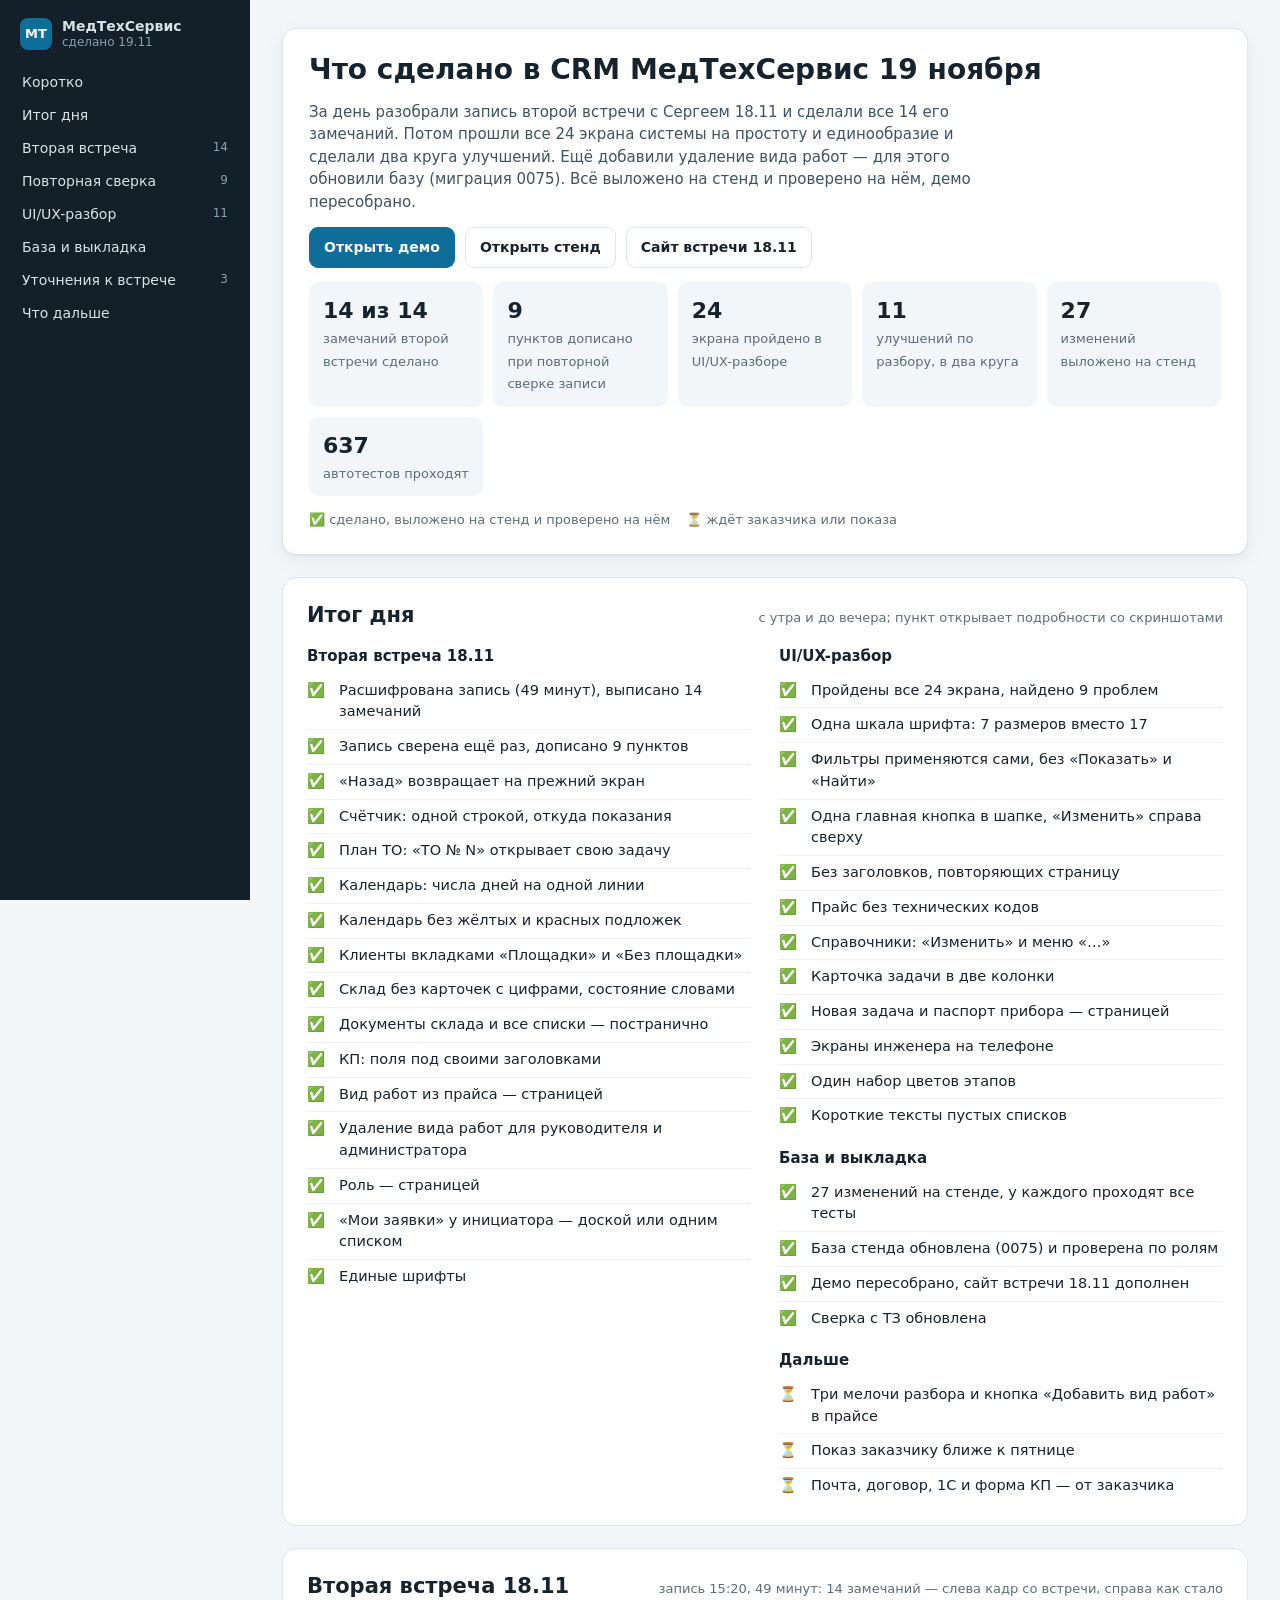
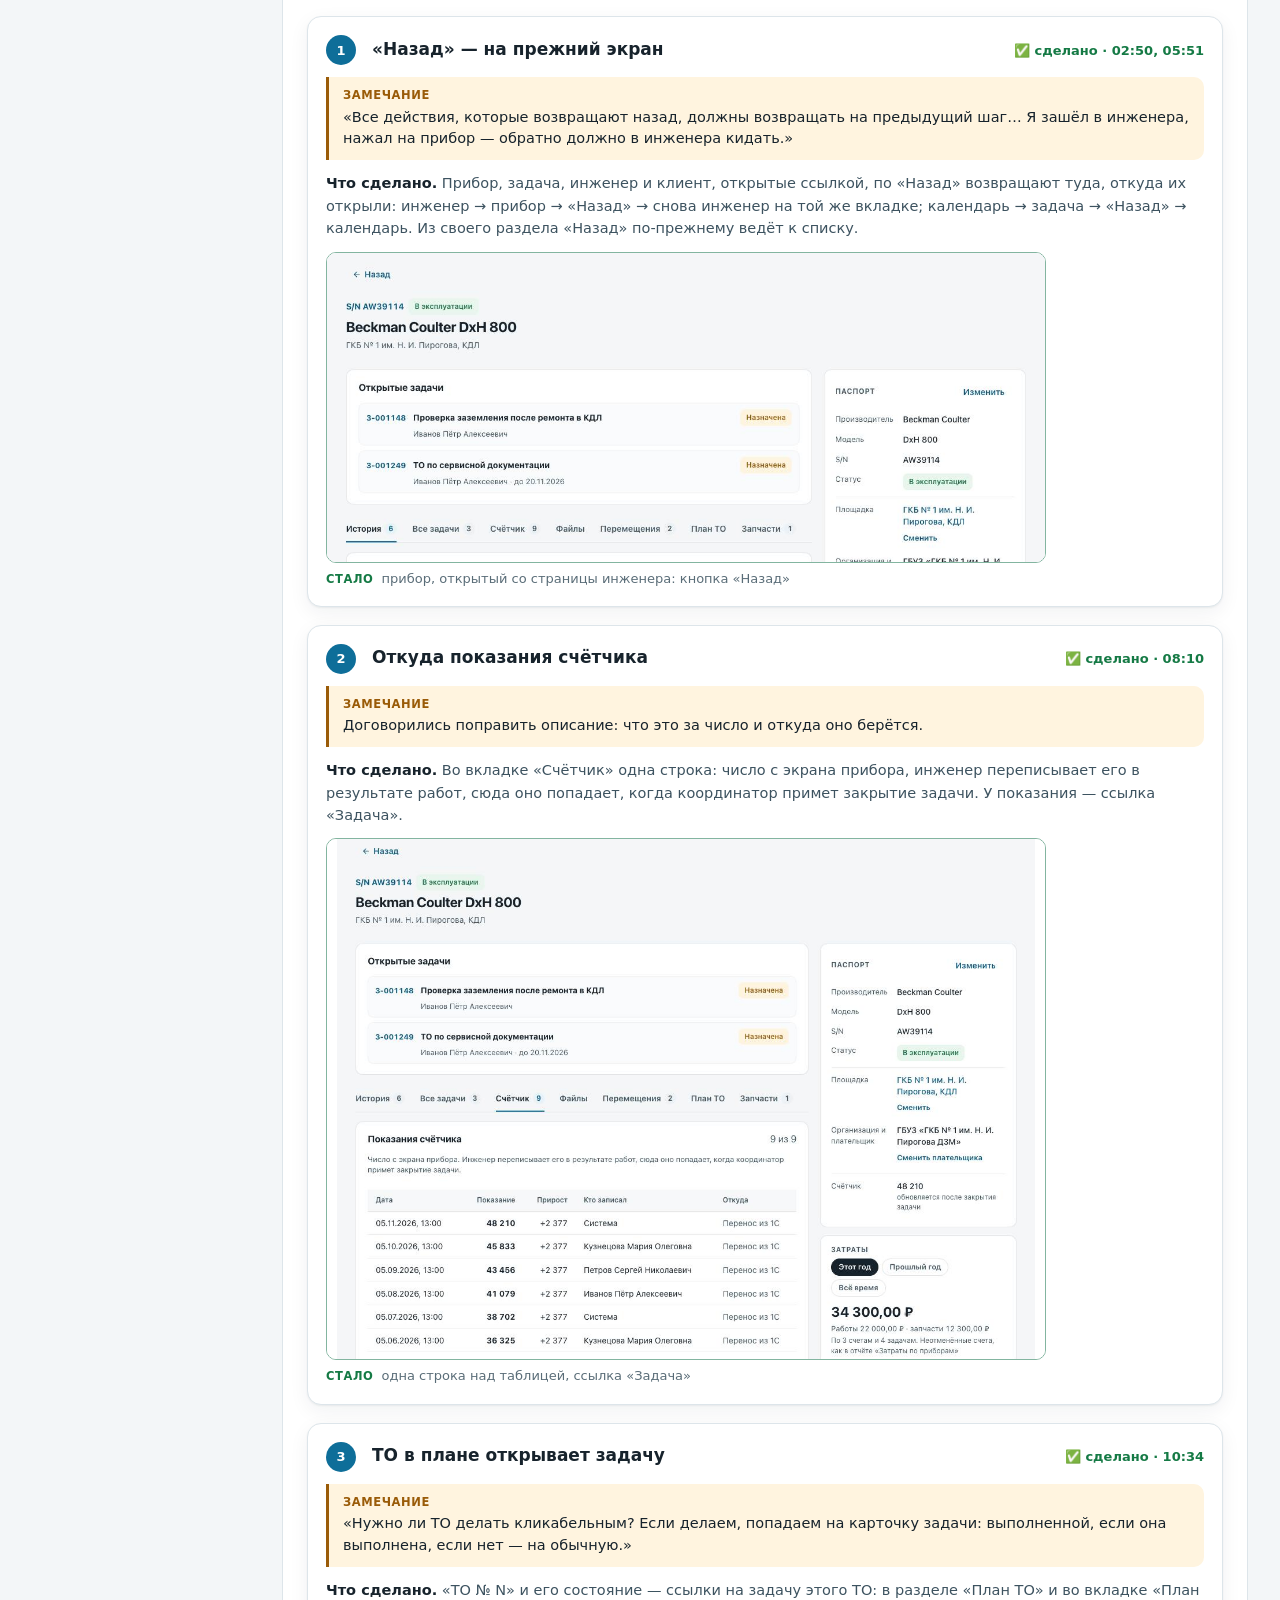
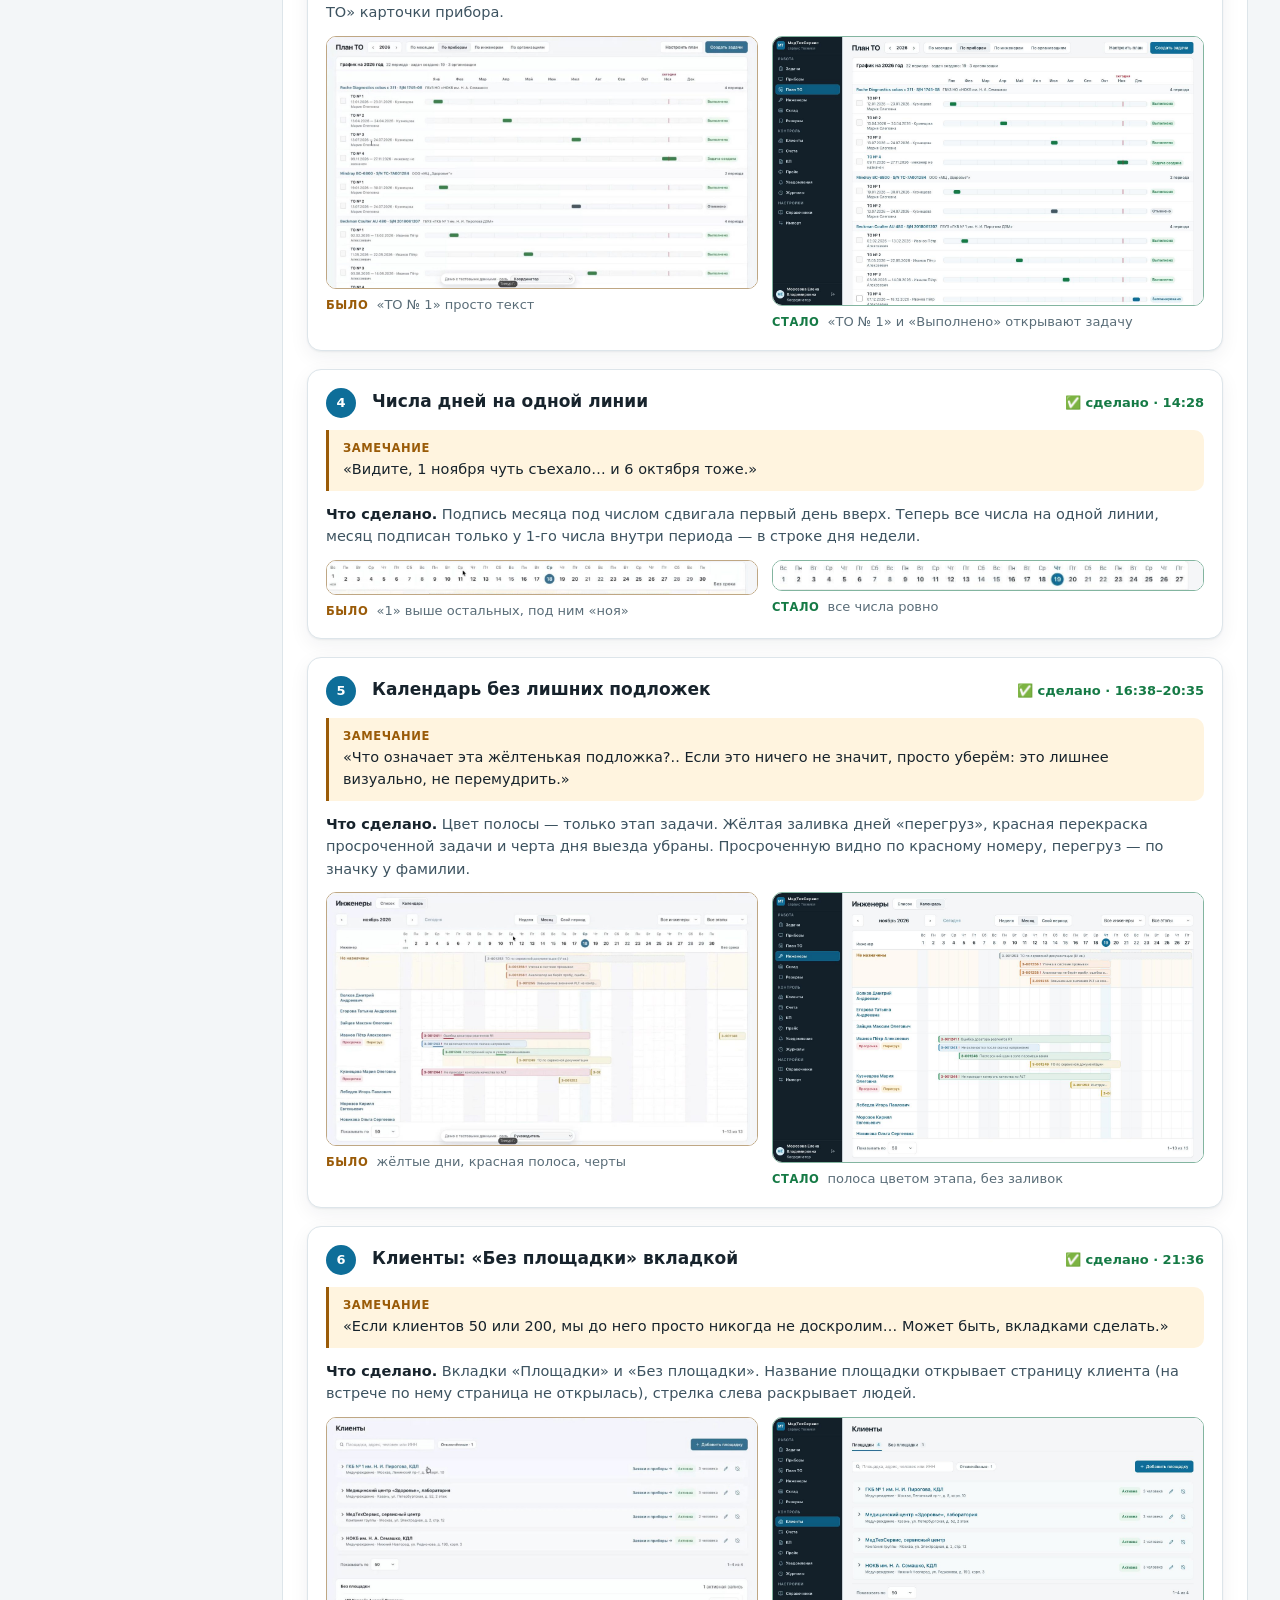
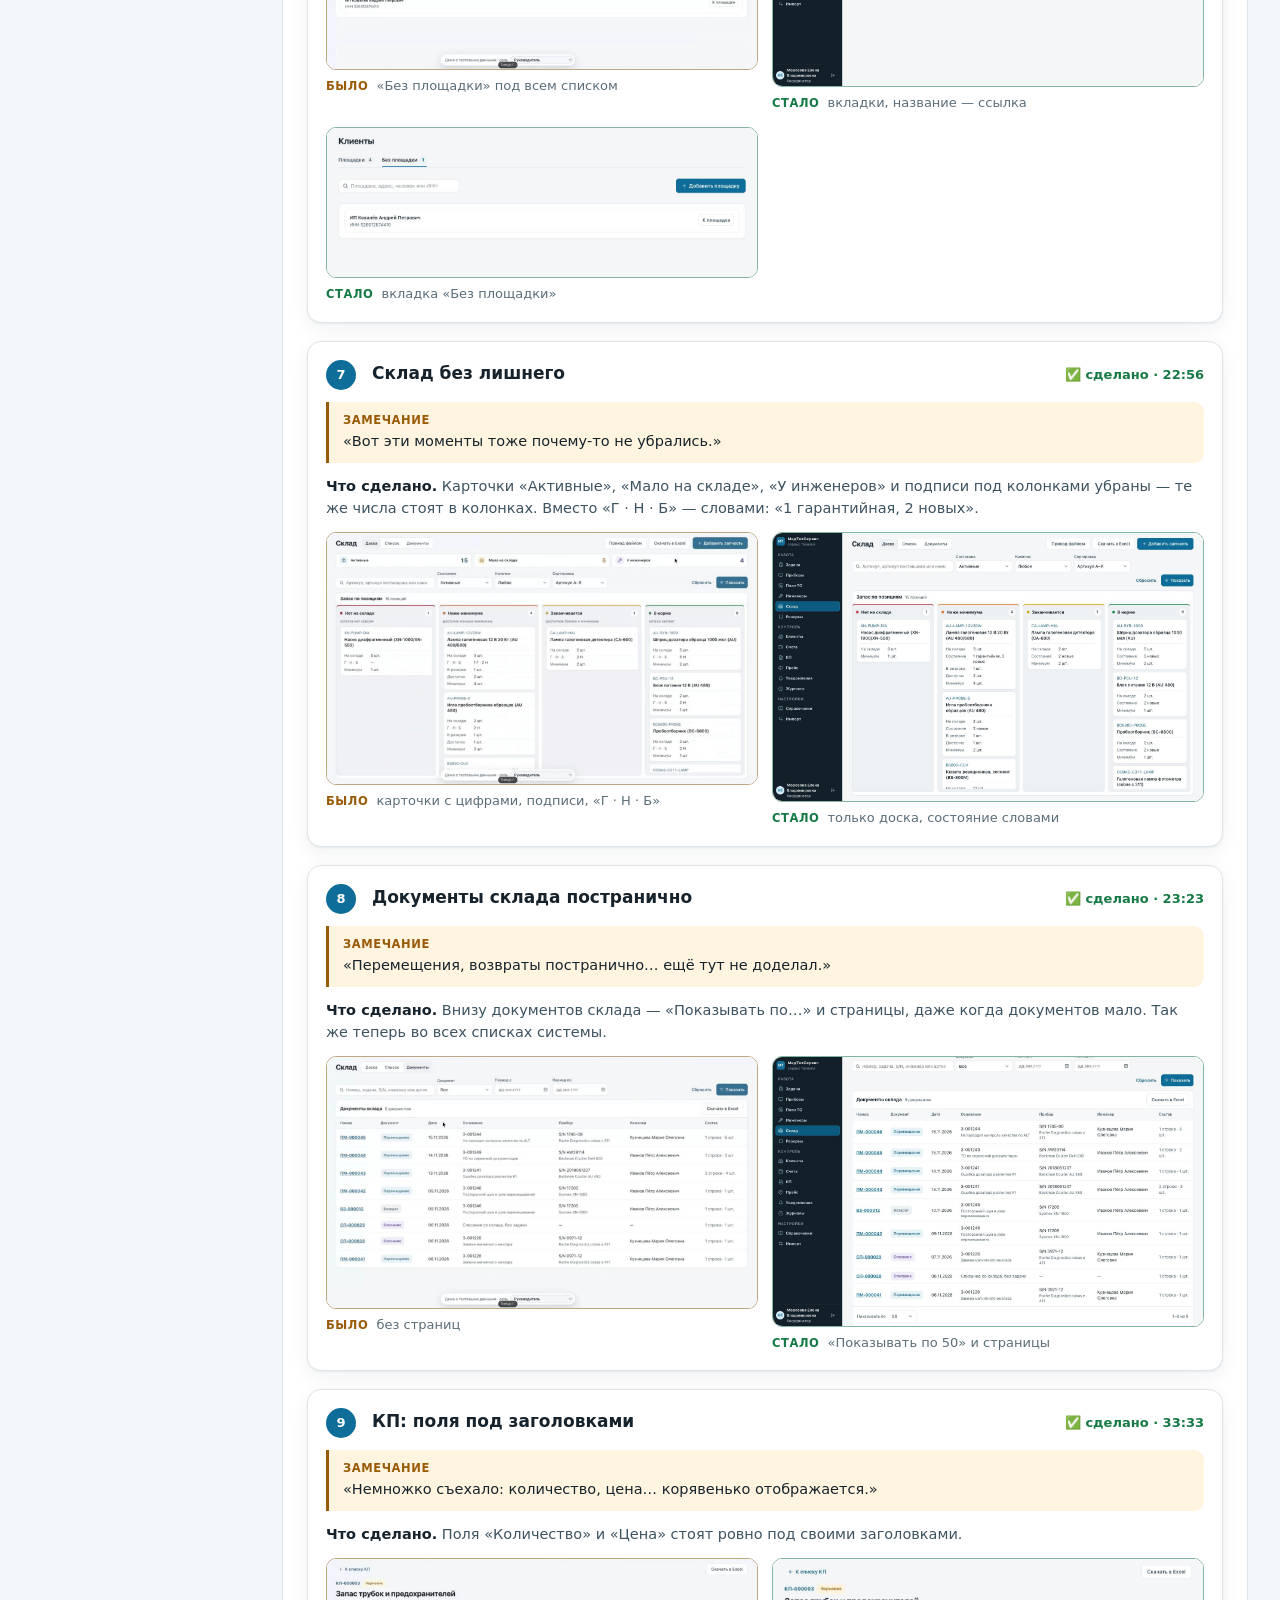
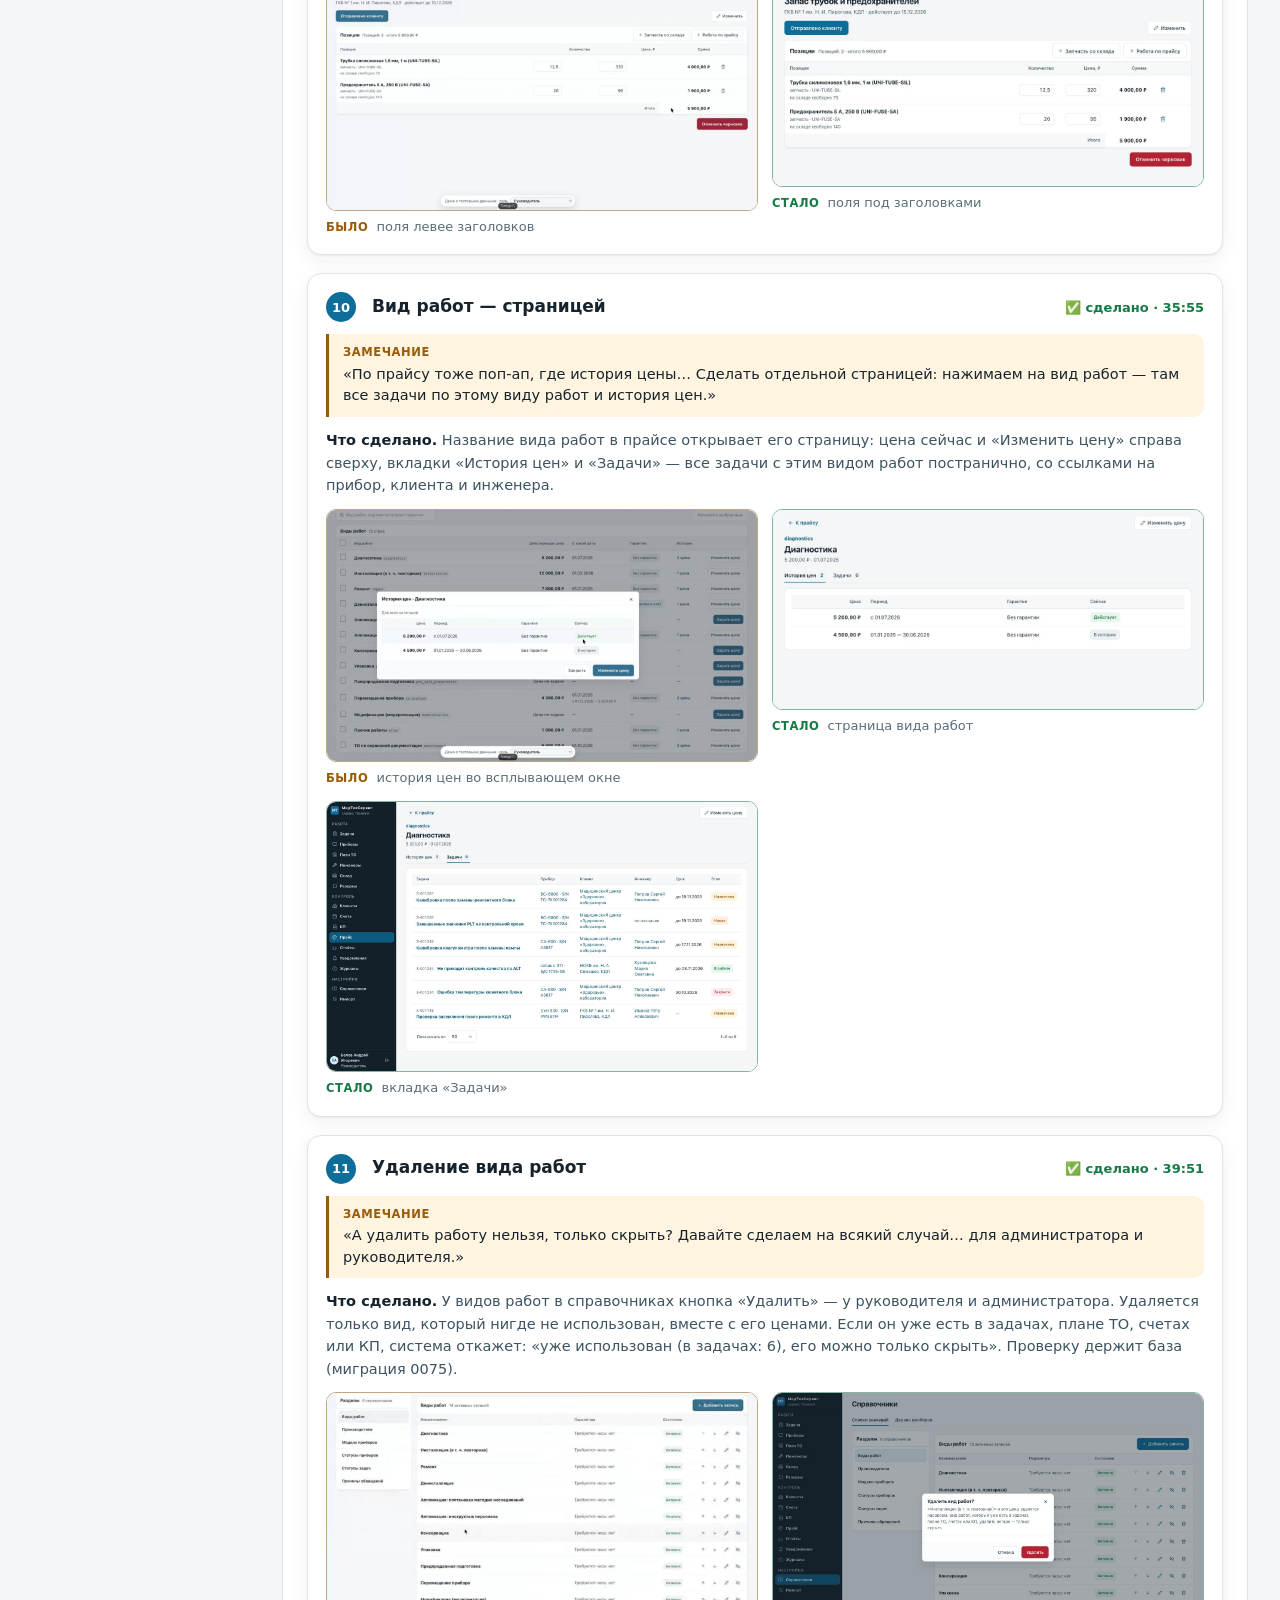
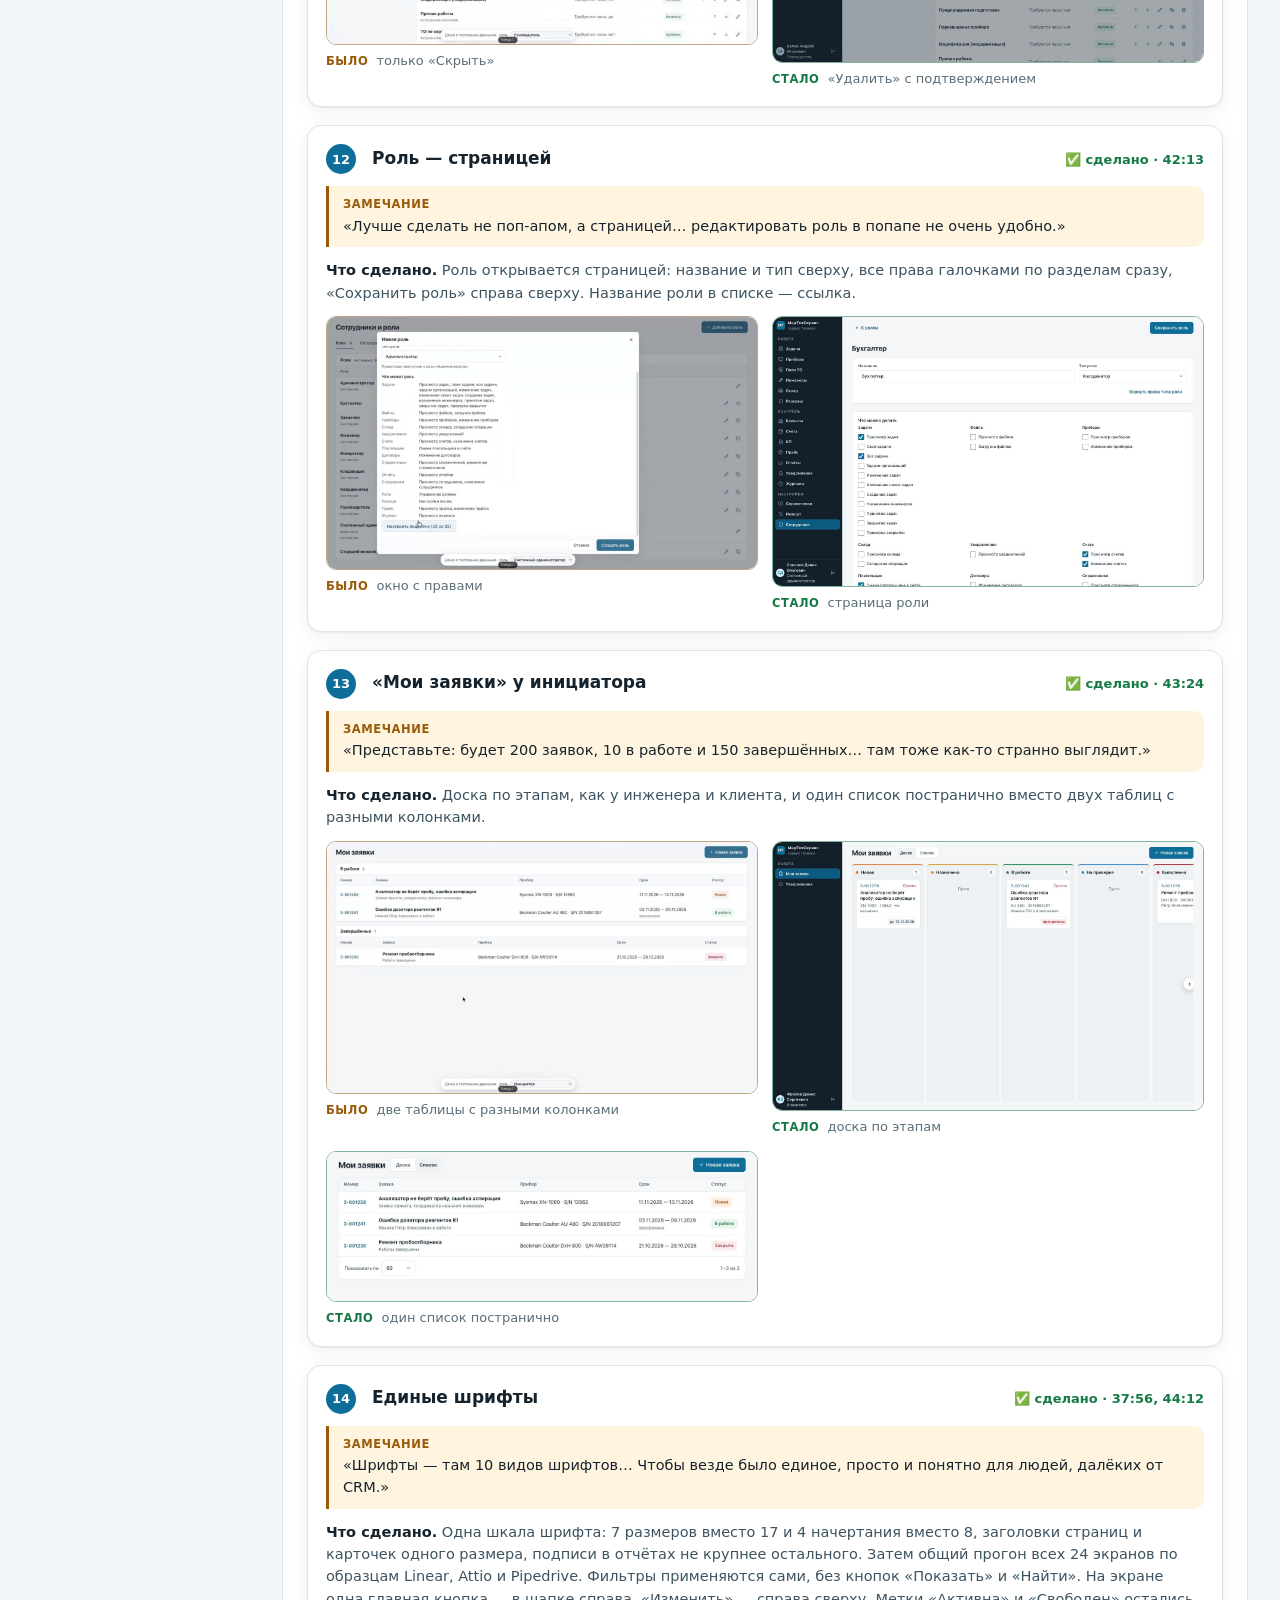
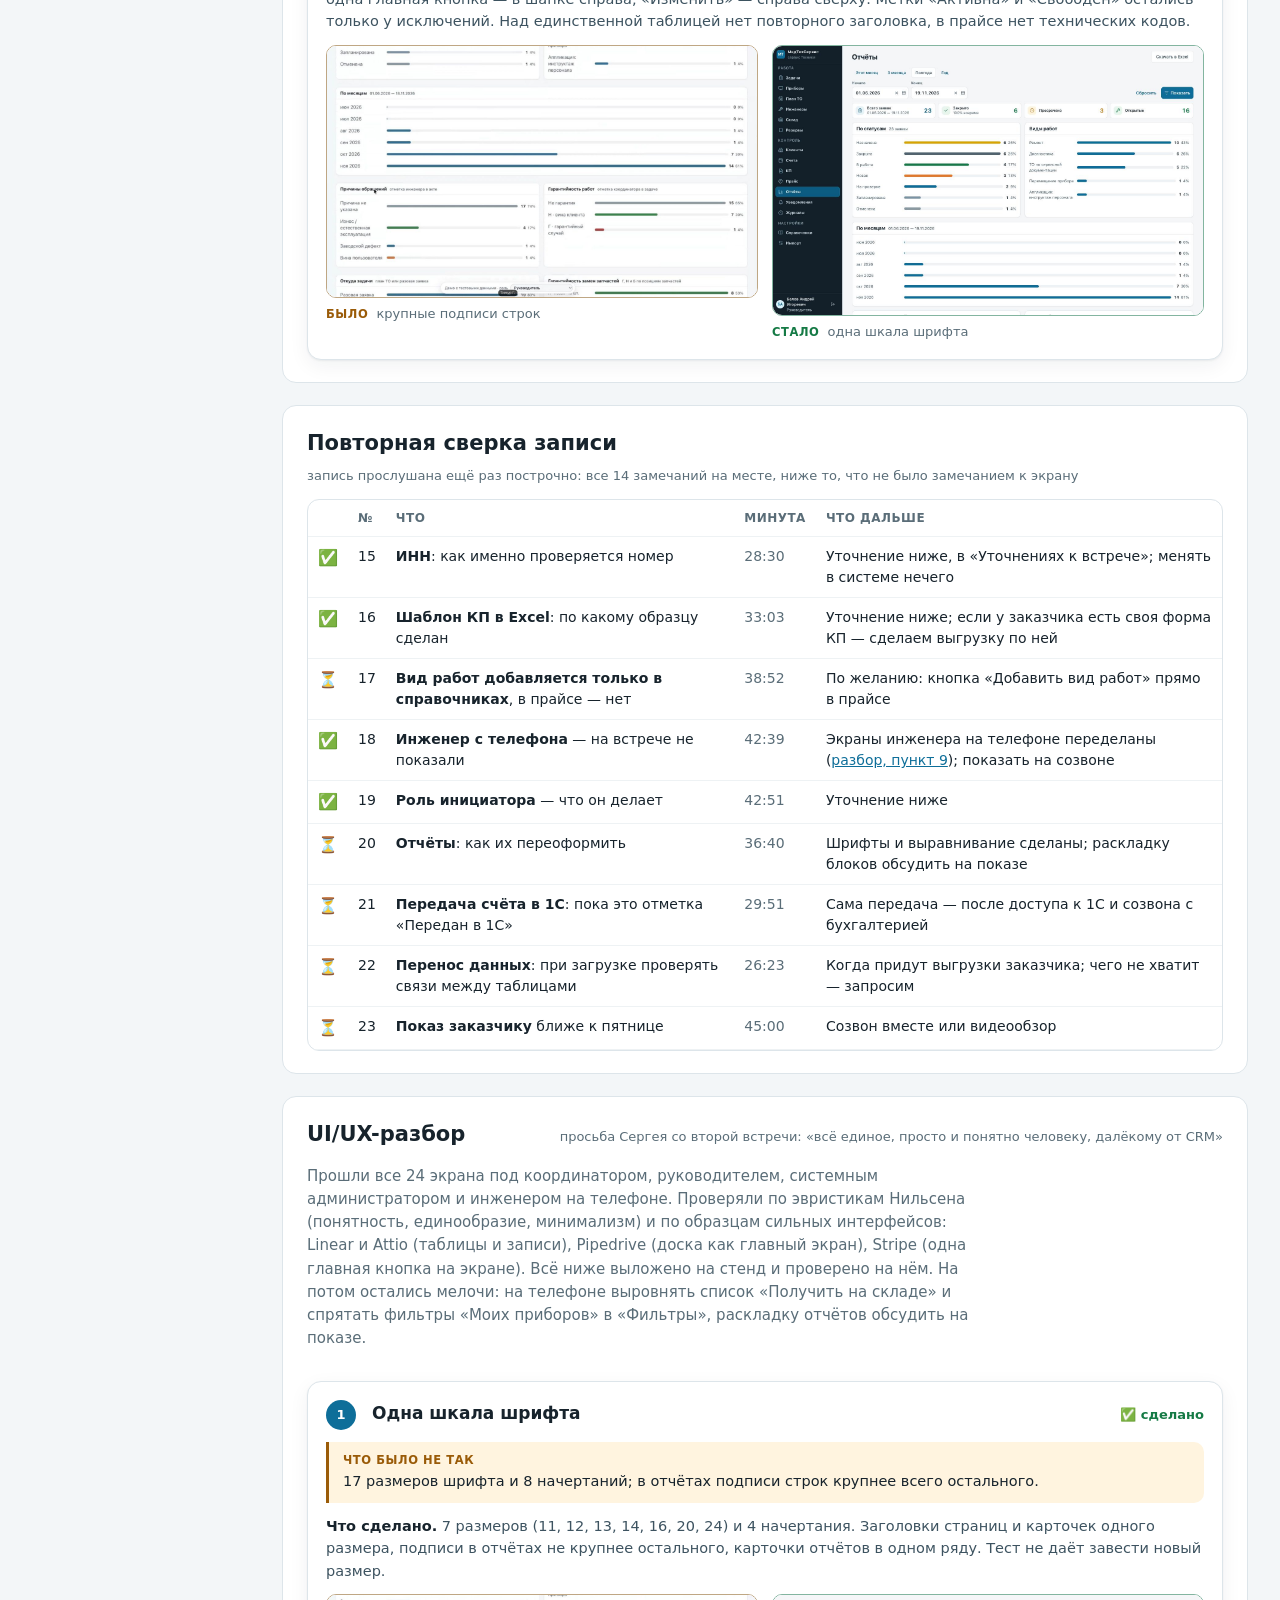
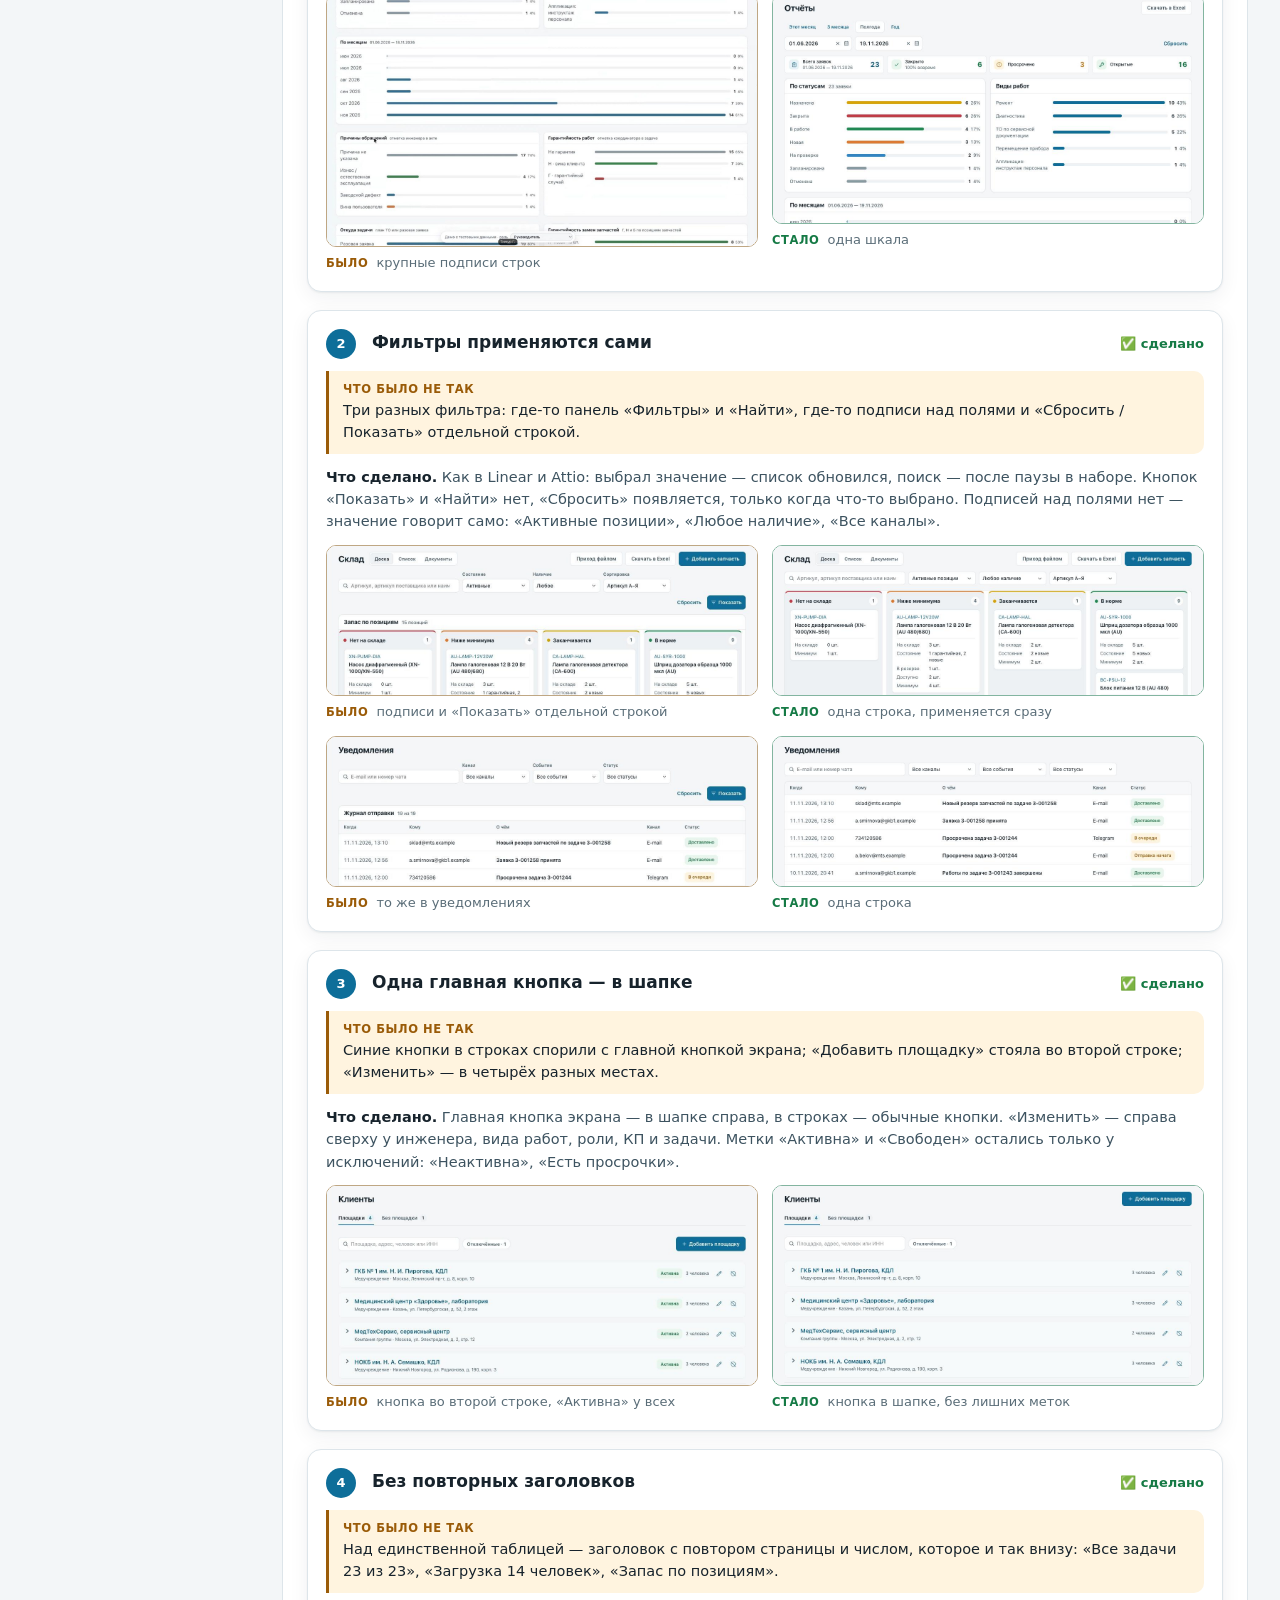
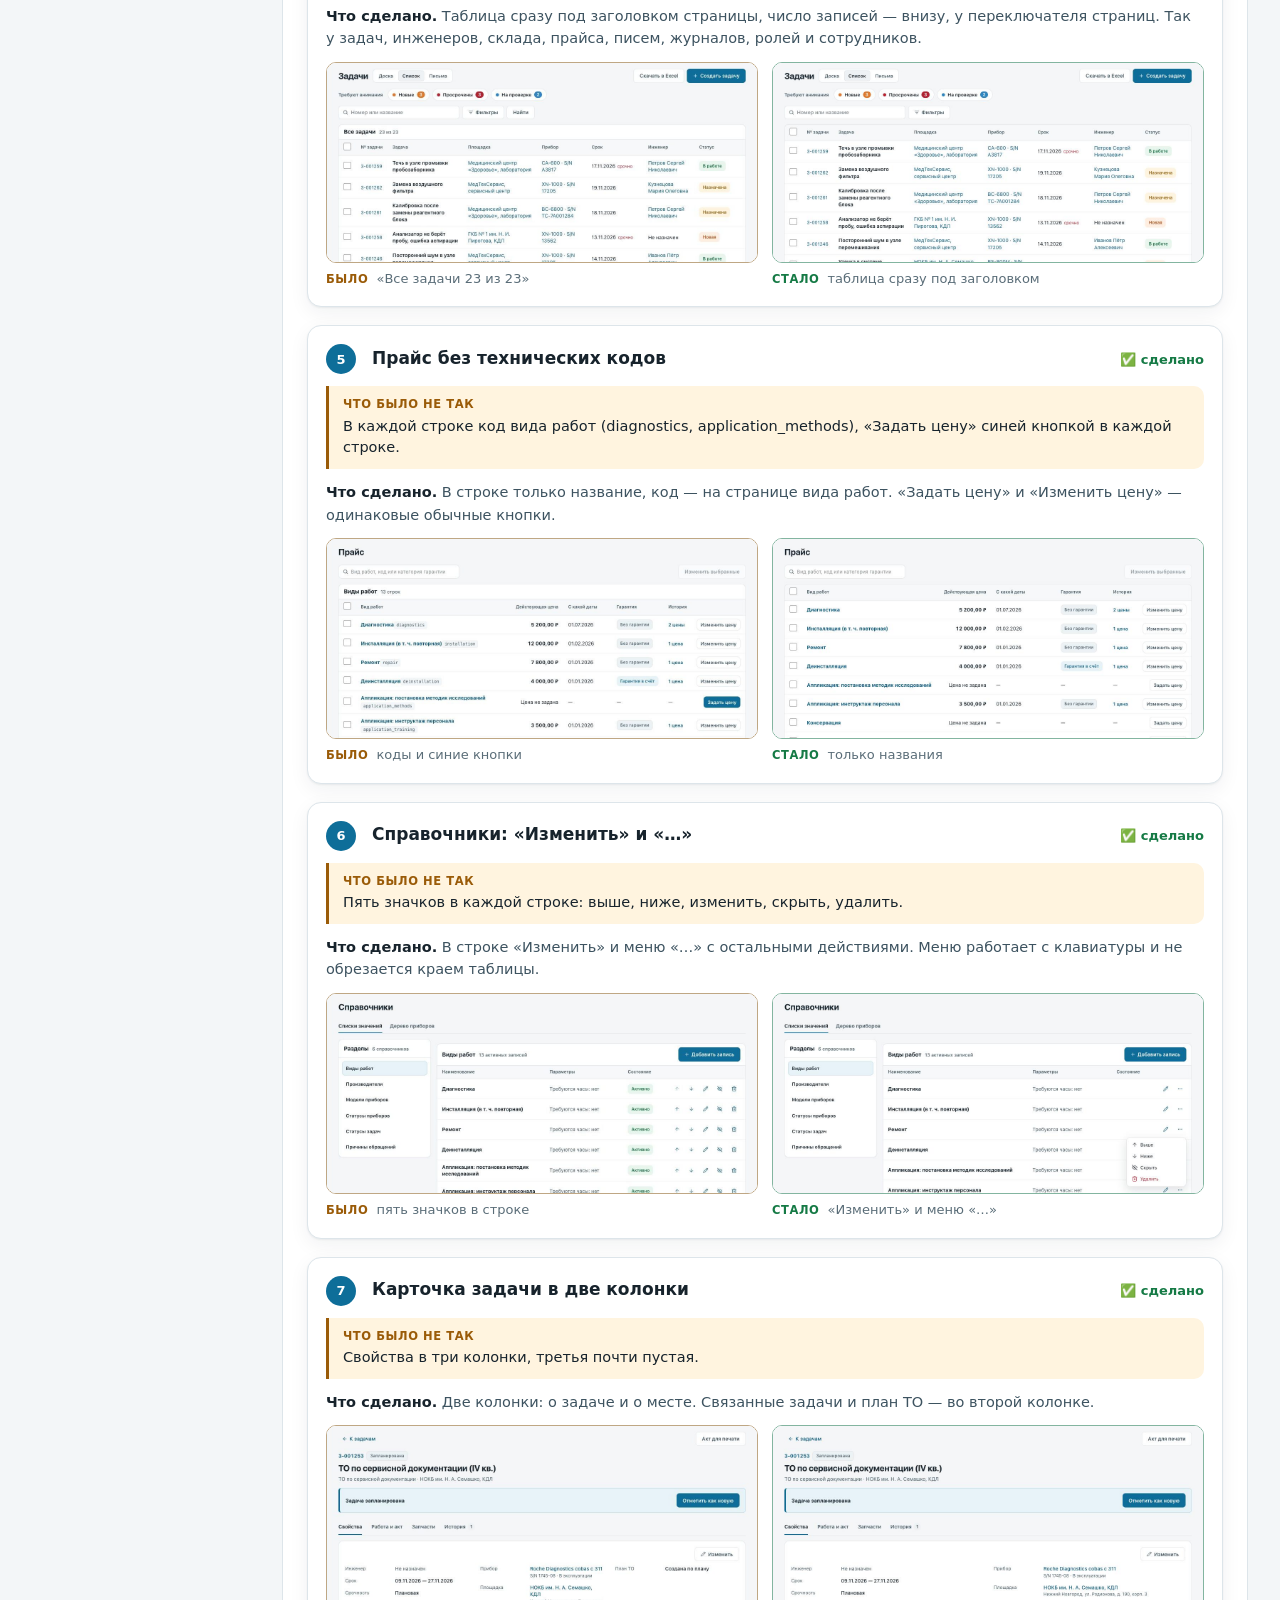
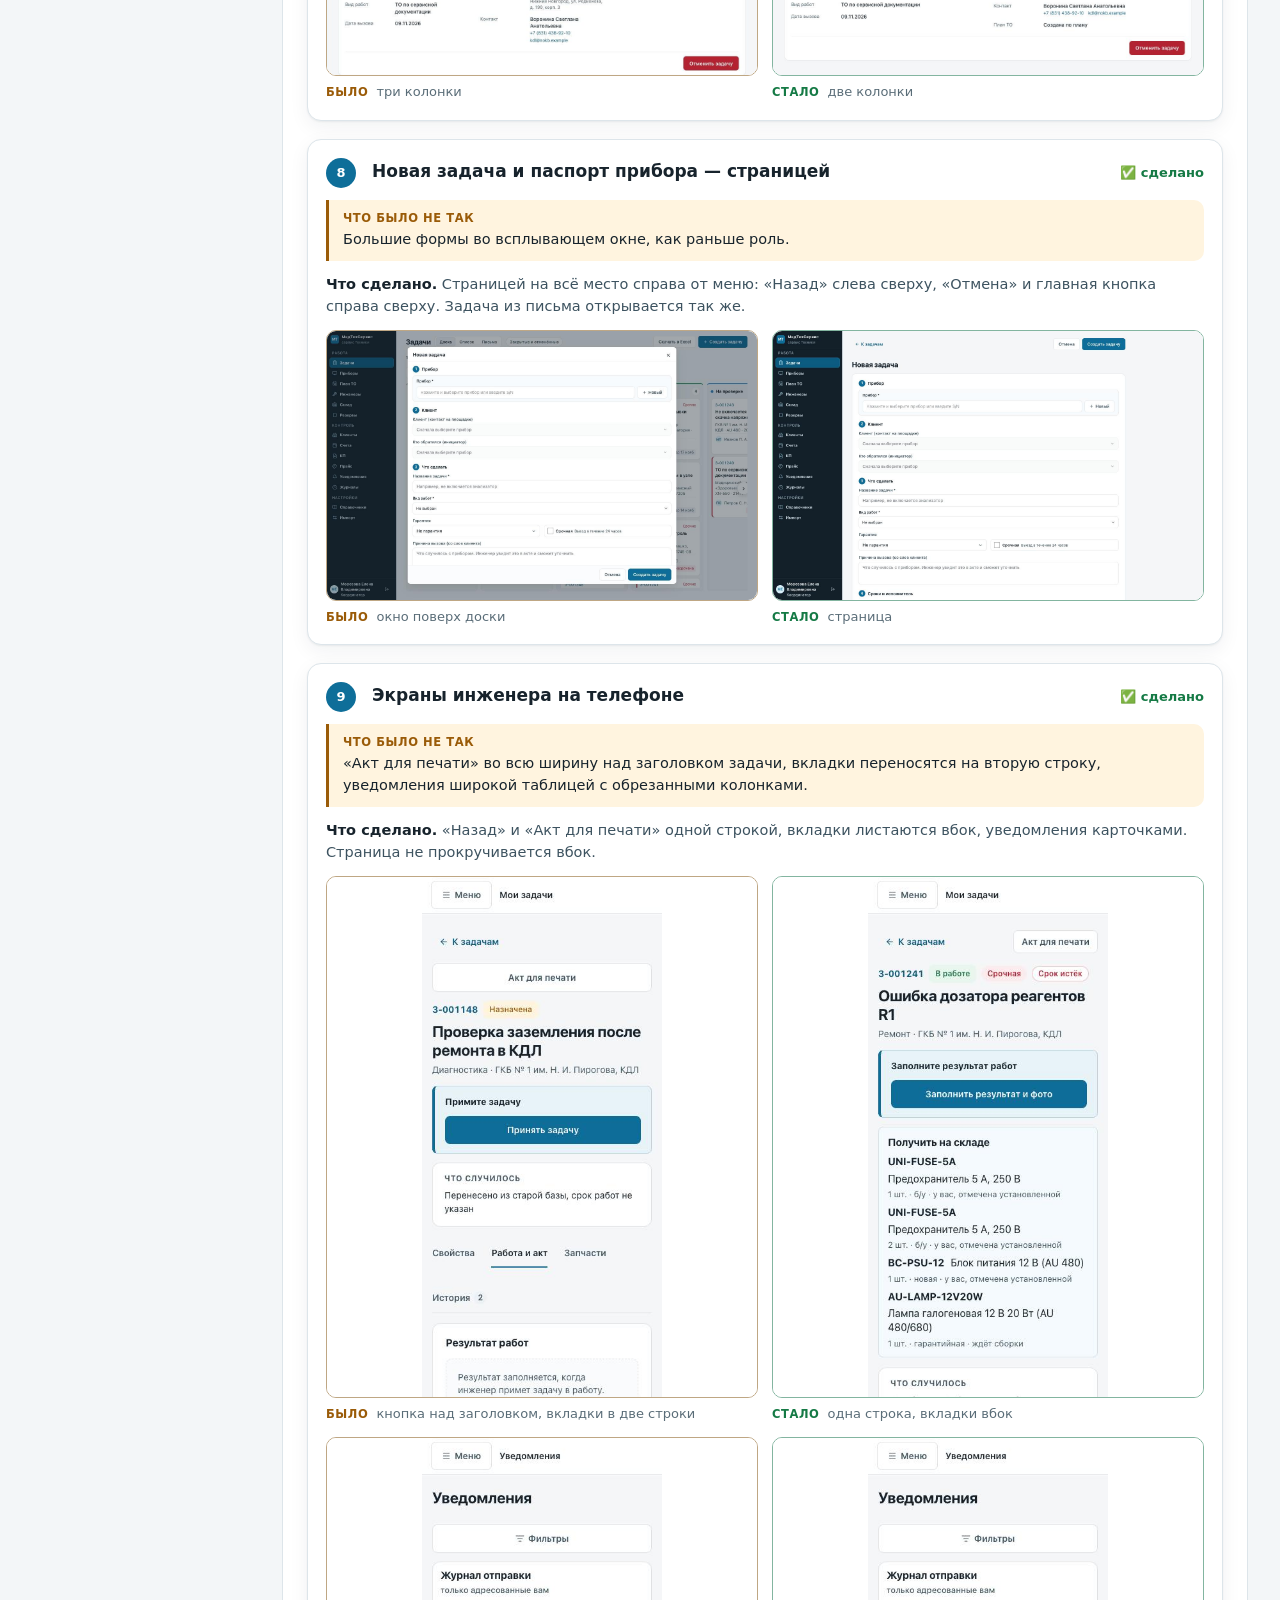
<file: whatsnew/sdelano-19-11/index.html>
<!doctype html>
<html lang="ru">
<head>
<meta charset="utf-8">
<meta name="viewport" content="width=device-width, initial-scale=1, viewport-fit=cover">
<title>Сделано 19.11.2026</title>
<meta name="description" content="Всё, что сделано в CRM МедТехСервис 19.11.2026: вторая встреча, повторная сверка записи, UI/UX-разбор, база и выкладка, что дальше.">
<link rel="icon" href="../../favicon.svg" type="image/svg+xml">
<style>
html, body { margin: 0; }
img { max-width: 100%; }
[hidden] { display: none !important; }
</style>
<style>
/* Раскладка: тёмное меню разделов слева, как в самой CRM; справа по разделу — что появилось, где нажать, кадр. */
:root {
  --bg: #f3f6f8; --surface: #ffffff; --ink: #17232c; --ink-soft: #3d5360; --muted: #5a6d78;
  --border: #dde5ea; --border-soft: #eef2f4;
  --accent: #0e6e99; --accent-dark: #0c5c81; --accent-soft: #e8f3f8;
  --side: #132029; --side-soft: #1c333f; --side-text: #d7e2e8; --side-muted: #8aa0ac;
  --new: #157a45; --new-soft: #e8f6ee; --fix: #9a5b08; --fix-soft: #fff4df; --ask: #7c3aed; --ask-soft: #f1ebfe;
  --font: system-ui, -apple-system, BlinkMacSystemFont, "Segoe UI", "Noto Sans", Arial, sans-serif;
  --shadow: 0 1px 2px rgb(23 35 44 / 6%), 0 6px 20px rgb(23 35 44 / 6%);
}
@media (prefers-color-scheme: dark) { :root:not([data-theme="light"]) {
  --bg: #0f171d; --surface: #16212a; --ink: #e6edf1; --ink-soft: #b9c7cf; --muted: #93a6b1;
  --border: #26343e; --border-soft: #1d2a33; --accent: #5cb4dd; --accent-dark: #8ccbe8; --accent-soft: #15303e;
  --side: #0b1217; --side-soft: #17262f; --side-text: #d7e2e8; --side-muted: #7f95a1;
  --new: #5fcf93; --new-soft: #14301f; --fix: #f0b65c; --fix-soft: #33270f; --ask: #b79cff; --ask-soft: #2a2140;
  --shadow: 0 1px 2px rgb(0 0 0 / 30%); color-scheme: dark; } }
:root[data-theme="dark"] {
  --bg: #0f171d; --surface: #16212a; --ink: #e6edf1; --ink-soft: #b9c7cf; --muted: #93a6b1;
  --border: #26343e; --border-soft: #1d2a33; --accent: #5cb4dd; --accent-dark: #8ccbe8; --accent-soft: #15303e;
  --side: #0b1217; --side-soft: #17262f; --side-text: #d7e2e8; --side-muted: #7f95a1;
  --new: #5fcf93; --new-soft: #14301f; --fix: #f0b65c; --fix-soft: #33270f; --ask: #b79cff; --ask-soft: #2a2140;
  --shadow: 0 1px 2px rgb(0 0 0 / 30%); color-scheme: dark; }
* { box-sizing: border-box; }
body { background: var(--bg); color: var(--ink); font-family: var(--font); font-size: 15px; line-height: 1.5; }
a { color: var(--accent); }
.layout { display: grid; grid-template-columns: 250px minmax(0, 1fr); min-height: 100vh; }
.side { position: sticky; top: 0; height: 100vh; overflow-y: auto; padding: 18px 12px 24px; background: var(--side); color: var(--side-text); }
.brand { display: flex; align-items: center; gap: 10px; padding: 0 8px 16px; }
.brand b { display: grid; place-items: center; width: 32px; height: 32px; border-radius: 8px; background: var(--accent); color: var(--surface); font-size: 13px; }
.brand span { display: grid; font-size: 14px; font-weight: 700; line-height: 1.2; }
.brand small { color: var(--side-muted); font-weight: 400; font-size: 12px; }
.side h3 { margin: 16px 8px 6px; color: var(--side-muted); font-size: 11px; font-weight: 700; letter-spacing: .08em; text-transform: uppercase; }
.side a { display: flex; justify-content: space-between; gap: 8px; padding: 6px 10px; border-radius: 7px; color: var(--side-text); text-decoration: none; font-size: 14px; }
.side a:hover, .side a:focus-visible { background: var(--side-soft); outline: none; }
.side a i { color: var(--side-muted); font-style: normal; font-size: 12px; font-variant-numeric: tabular-nums; }
.main { min-width: 0; padding-block: 28px 64px; padding-left: max(32px, env(safe-area-inset-left, 0px)); padding-right: max(32px, env(safe-area-inset-right, 0px)); }
.wrap { max-width: 1120px; margin: 0 auto; display: grid; gap: 22px; }
.hero { display: grid; gap: 14px; padding: 24px 26px; border: 1px solid var(--border); border-radius: 14px; background: var(--surface); box-shadow: var(--shadow); }
.hero h1 { margin: 0; font-size: 28px; line-height: 1.2; text-wrap: balance; }
.hero p { margin: 0; max-width: 70ch; color: var(--ink-soft); }
.links { display: flex; flex-wrap: wrap; gap: 10px; }
.btn { display: inline-flex; align-items: center; gap: 6px; padding: 9px 14px; border-radius: 9px; border: 1px solid var(--border); background: var(--surface); color: var(--ink); font-weight: 600; font-size: 14px; text-decoration: none; }
.btn--main { border-color: var(--accent); background: var(--accent); color: var(--surface); }
.legend { display: flex; flex-wrap: wrap; gap: 8px 16px; color: var(--muted); font-size: 13px; }
.stats { display: grid; grid-template-columns: repeat(auto-fit, minmax(150px, 1fr)); gap: 10px; }
.stat { padding: 12px 14px; border-radius: 10px; background: var(--bg); }
.stat strong { display: block; font-size: 22px; font-variant-numeric: tabular-nums; }
.stat span { color: var(--muted); font-size: 13px; }
.tag { display: inline-block; flex: 0 0 auto; padding: 2px 8px; border-radius: 999px; font-size: 12px; font-weight: 600; white-space: nowrap; }
.tag--ask { color: var(--ask); background: var(--ask-soft); }
.tag--new { color: var(--new); background: var(--new-soft); }
.tag--fix { color: var(--fix); background: var(--fix-soft); }
.tag--wait { color: var(--accent-dark); background: var(--accent-soft); }
.tag--meet { color: var(--surface); background: var(--accent); }
.part h3.sub { display: flex; flex-wrap: wrap; align-items: baseline; gap: 4px 12px; margin: 22px 0 8px; font-size: 17px; }
.part h3.sub .where { font-size: 13px; font-weight: 500; }
section.part { scroll-margin-top: 16px; display: grid; gap: 14px; padding: 22px 24px; border: 1px solid var(--border); border-radius: 14px; background: var(--surface); }
.part header { display: flex; flex-wrap: wrap; align-items: baseline; justify-content: space-between; gap: 6px 16px; }
.part h2 { margin: 0; font-size: 21px; }
.where { color: var(--muted); font-size: 13px; }
.where a { font-weight: 600; }
ul.items { display: grid; gap: 8px; margin: 0; padding: 0; list-style: none; }
ul.items li { display: grid; grid-template-columns: 128px minmax(0, 1fr); gap: 4px 12px; align-items: baseline; padding: 8px 0; border-top: 1px solid var(--border-soft); }
ul.items li:first-child { border-top: 0; }
ul.items li > div { min-width: 0; }
ul.items b { font-weight: 650; }
ul.items small { display: block; color: var(--muted); font-size: 13px; }
.shots { display: grid; grid-template-columns: repeat(auto-fit, minmax(300px, 1fr)); gap: 12px; }
figure { margin: 0; display: grid; gap: 6px; }
.shot { display: block; width: 100%; padding: 0; overflow: hidden; border: 1px solid var(--border); border-radius: 10px; background: var(--bg); cursor: zoom-in; }
.shot:focus-visible { outline: 3px solid var(--accent); outline-offset: 2px; }
figure img { display: block; width: 100%; height: auto; max-width: 100%; aspect-ratio: 16 / 10; object-fit: cover; object-position: top left; transition: transform .2s ease; }
.shot:hover img { transform: scale(1.015); }
figcaption { color: var(--muted); font-size: 13px; }
.note { margin: 0; padding: 12px 14px; border-radius: 10px; background: var(--accent-soft); color: var(--ink-soft); font-size: 14px; }
.scenario { display: grid; gap: 6px; margin: 0; padding-left: 22px; }
.foot { color: var(--muted); font-size: 13px; text-align: center; }

/* Просмотр скриншота на весь экран: внутри страницы, без перехода по ссылке */
.viewer { position: fixed; inset: 0; z-index: 50; display: grid; grid-template-rows: auto minmax(0, 1fr) auto; background: rgb(8 14 18 / 92%); color: #eef3f6;
  padding: max(10px, env(safe-area-inset-top, 0px)) max(12px, env(safe-area-inset-right, 0px)) max(10px, env(safe-area-inset-bottom, 0px)) max(12px, env(safe-area-inset-left, 0px)); }
.viewer[hidden] { display: none; }
.viewer__bar { display: flex; align-items: center; justify-content: space-between; gap: 12px; padding: 4px 4px 10px; font-size: 14px; }
.viewer__count { color: #a9bac4; font-variant-numeric: tabular-nums; }
.viewer__stage { position: relative; display: grid; place-items: center; min-height: 0; overflow: auto; }
.viewer__stage img { max-width: 100%; max-height: 100%; width: auto; height: auto; aspect-ratio: auto; object-fit: contain; border-radius: 8px; box-shadow: 0 10px 40px rgb(0 0 0 / 45%); cursor: zoom-in; }
.viewer--full .viewer__stage { place-items: start center; }
.viewer--full .viewer__stage img { max-width: none; max-height: none; cursor: zoom-out; }
.viewer__caption { padding: 10px 4px 2px; color: #d6e1e7; font-size: 14px; text-align: center; }
.viewer__btn { display: grid; place-items: center; min-width: 44px; height: 44px; padding: 0 12px; border: 1px solid rgb(255 255 255 / 25%); border-radius: 999px; color: #fff; background: rgb(255 255 255 / 10%); font-size: 15px; cursor: pointer; }
.viewer__btn:hover, .viewer__btn:focus-visible { background: rgb(255 255 255 / 22%); outline: none; }
.viewer__nav { position: absolute; top: 50%; z-index: 2; width: 52px; height: 52px; padding: 0 0 4px; font-size: 30px; transform: translateY(-50%); }
.viewer__nav--prev { left: 6px; }
.viewer__nav--next { right: 6px; }
@media (max-width: 900px) {
  .layout { grid-template-columns: minmax(0, 1fr); }
  .side { position: static; height: auto; padding: 12px max(16px, env(safe-area-inset-right, 0px)) 12px max(16px, env(safe-area-inset-left, 0px)); }
  .side nav { display: flex; gap: 6px; overflow-x: auto; padding-bottom: 4px; }
  .side h3 { display: none; }
  .side a { flex: 0 0 auto; background: var(--side-soft); }
  .side a i { display: none; }
  .main { padding-left: max(16px, env(safe-area-inset-left, 0px)); padding-right: max(16px, env(safe-area-inset-right, 0px)); }
  .stats { grid-template-columns: repeat(2, minmax(0, 1fr)); }
  ul.items li { grid-template-columns: minmax(0, 1fr); }
  section.part, .hero { padding: 16px; }
}
@media (prefers-reduced-motion: reduce) { figure img { transition: none; } }

/* Сводная таблица правок встречи */
.sum { width: 100%; border-collapse: collapse; font-size: 14px; }
.sum th, .sum td { padding: 9px 10px; border-bottom: 1px solid var(--border-soft); text-align: left; vertical-align: top; }
.sum th { color: var(--muted); font-size: 12px; font-weight: 600; text-transform: uppercase; letter-spacing: .04em; }
.sum td.mark { width: 28px; font-size: 16px; }
.sum td.min { white-space: nowrap; color: var(--muted); font-variant-numeric: tabular-nums; }
.sum-wrap { overflow-x: auto; border: 1px solid var(--border); border-radius: 12px; background: var(--surface); }
.part h3.sub { display: flex; flex-wrap: wrap; align-items: baseline; gap: 4px 12px; margin: 22px 0 8px; font-size: 17px; }
.part h3.sub .where { font-size: 13px; font-weight: 500; }
.asks { display: grid; gap: 18px; }
.ask { display: grid; gap: 12px; min-width: 0; padding: 18px; border: 1px solid var(--border); border-radius: 14px; background: var(--surface); box-shadow: var(--shadow); scroll-margin-top: 16px; }
.ask__head { display: flex; flex-wrap: wrap; align-items: center; gap: 8px 12px; }
.ask__n { display: inline-grid; place-items: center; min-width: 30px; height: 30px; border-radius: 999px; background: var(--accent); color: var(--surface); font-size: 13px; font-weight: 700; font-variant-numeric: tabular-nums; }
.ask__head h3 { flex: 1 1 260px; min-width: 0; margin: 0; font-size: 17px; text-wrap: balance; }
.ask__state { color: var(--new); font-size: 13px; font-weight: 600; white-space: nowrap; }
.ask blockquote { margin: 0; padding: 10px 14px; border-left: 3px solid var(--fix); border-radius: 0 10px 10px 0; background: var(--fix-soft); color: var(--ink); font-size: 14.5px; line-height: 1.5; }
.ask blockquote small { display: block; margin-bottom: 2px; color: var(--fix); font-size: 11.5px; font-weight: 700; letter-spacing: .05em; text-transform: uppercase; }
.ask__done { margin: 0; color: var(--ink-soft); font-size: 14.5px; line-height: 1.55; }
.ask__done b { color: var(--ink); }
.ask__list { display: grid; gap: 6px; margin: 0; padding-left: 18px; color: var(--ink-soft); font-size: 14px; line-height: 1.5; }
.ask__list b { color: var(--ink); }
.ba { display: grid; grid-template-columns: 1fr 1fr; align-items: start; gap: 14px; }
.ba--one { grid-template-columns: minmax(0, 720px); }
.ba figure { display: grid; gap: 6px; min-width: 0; margin: 0; }
.ba figcaption { color: var(--muted); font-size: 13px; }
.ba figcaption span { margin-right: 4px; font-size: 11.5px; font-weight: 700; letter-spacing: .05em; text-transform: uppercase; }
.ba__before figcaption span { color: var(--fix); }
.ba__after figcaption span { color: var(--new); }
.ba__before .shot { border-color: color-mix(in srgb, var(--fix) 45%, var(--border)); }
.ba__after .shot { border-color: color-mix(in srgb, var(--new) 45%, var(--border)); }
/* В «было / стало» картинка целиком: обрезка по бокам прятала то, о чём замечание (кнопки справа). */
.ba figure img { aspect-ratio: auto; max-height: 520px; object-fit: contain; object-position: top center; background: var(--surface); }
@media (max-width: 760px) { .ba { grid-template-columns: 1fr; } }
.ux-intro { margin: 0 0 16px; max-width: 72ch; color: var(--muted, inherit); line-height: 1.55; }

/* Итог дня: две колонки галочек со ссылками на подробности */
.groups { display: grid; grid-template-columns: repeat(auto-fit, minmax(320px, 1fr)); gap: 8px 28px; align-items: start; }
.group { display: grid; gap: 4px; min-width: 0; }
.group h3 { margin: 10px 0 2px; font-size: 15px; }
.group h3:first-child { margin-top: 0; }
ul.checks { display: grid; margin: 0; padding: 0; list-style: none; }
ul.checks li { display: grid; grid-template-columns: 24px minmax(0, 1fr); gap: 8px; align-items: baseline; padding: 6px 0; border-top: 1px solid var(--border-soft); font-size: 14.5px; }
ul.checks li:first-child { border-top: 0; }
ul.checks a { color: var(--ink); text-decoration: none; }
ul.checks a:hover, ul.checks a:focus-visible { color: var(--accent); text-decoration: underline; }
.sum td b { font-weight: 650; }
@media (max-width: 900px) { .groups { grid-template-columns: minmax(0, 1fr); } }
/* Таблица сверки на телефоне — строками-карточками: пять колонок в 390px не помещаются */
@media (max-width: 760px) {
  .sum--stack thead { display: none; }
  .sum--stack tr { display: grid; grid-template-columns: 24px 26px minmax(0, 1fr); gap: 3px 8px; padding: 10px 12px; border-bottom: 1px solid var(--border-soft); }
  .sum--stack tr:last-child { border-bottom: 0; }
  .sum--stack td { display: block; padding: 0; border: 0; }
  .sum--stack td.mark { grid-column: 1; grid-row: 1 / span 3; width: auto; }
  .sum--stack td:nth-child(2) { grid-column: 2; grid-row: 1 / span 3; color: var(--muted); }
  .sum--stack td:nth-child(n+3) { grid-column: 3; }
  .sum--stack td.min { font-size: 12.5px; }
  .sum--stack td.min::before { content: "Минута записи "; }
  .sum--stack td:nth-child(5) { color: var(--ink-soft); }
}
</style>
</head>
<body>
<div class="layout">
  <aside class="side" aria-label="Разделы">
    <div class="brand"><b>МТ</b><span>МедТехСервис<small>сделано 19.11</small></span></div>
    <nav>
      <a href="#top">Коротко</a>
      <a href="#summary">Итог дня</a>
      <a href="#meet2">Вторая встреча <i>14</i></a>
      <a href="#recheck">Повторная сверка <i>9</i></a>
      <a href="#uiux">UI/UX-разбор <i>11</i></a>
      <a href="#release">База и выкладка</a>
      <a href="#notes">Уточнения к встрече <i>3</i></a>
      <a href="#next">Что дальше</a>
    </nav>
  </aside>

  <main class="main">
    <div class="wrap">
      <section class="hero" id="top">
        <h1>Что сделано в CRM МедТехСервис 19 ноября</h1>
        <p>За день разобрали запись второй встречи с Сергеем 18.11 и сделали все 14 его замечаний. Потом прошли все 24 экрана системы на простоту и единообразие и сделали два круга улучшений. Ещё добавили удаление вида работ — для этого обновили базу (миграция 0075). Всё выложено на стенд и проверено на нём, демо пересобрано.</p>
        <div class="links">
          <a class="btn btn--main" href="https://pochuvstvuyvkus.github.io/medtech-demo/?role=coordinator" target="_blank" rel="noopener">Открыть демо</a>
          <a class="btn" href="https://medtechservice-89-111-154-253.sslip.io" target="_blank" rel="noopener">Открыть стенд</a>
          <a class="btn" href="https://pochuvstvuyvkus.github.io/medtech-demo/whatsnew/vstrecha-18-11/" target="_blank" rel="noopener">Сайт встречи 18.11</a>
        </div>
        <div class="stats">
          <div class="stat"><strong>14 из 14</strong><span>замечаний второй встречи сделано</span></div>
          <div class="stat"><strong>9</strong><span>пунктов дописано при повторной сверке записи</span></div>
          <div class="stat"><strong>24</strong><span>экрана пройдено в UI/UX-разборе</span></div>
          <div class="stat"><strong>11</strong><span>улучшений по разбору, в два круга</span></div>
          <div class="stat"><strong>27</strong><span>изменений выложено на стенд</span></div>
          <div class="stat"><strong>637</strong><span>автотестов проходят</span></div>
        </div>
        <div class="legend"><span>✅ сделано, выложено на стенд и проверено на нём</span><span>⏳ ждёт заказчика или показа</span></div>
      </section>

      <section class="part" id="summary">
        <header><h2>Итог дня</h2><span class="where">с утра и до вечера; пункт открывает подробности со скриншотами</span></header>
        <div class="groups">
          <div class="group">
            <h3>Вторая встреча 18.11</h3>
            <ul class="checks">
              <li><span>✅</span><a href="#meet2">Расшифрована запись (49 минут), выписано 14 замечаний</a></li>
              <li><span>✅</span><a href="#recheck">Запись сверена ещё раз, дописано 9 пунктов</a></li>
              <li><span>✅</span><a href="#m2-1">«Назад» возвращает на прежний экран</a></li>
              <li><span>✅</span><a href="#m2-2">Счётчик: одной строкой, откуда показания</a></li>
              <li><span>✅</span><a href="#m2-3">План ТО: «ТО № N» открывает свою задачу</a></li>
              <li><span>✅</span><a href="#m2-4">Календарь: числа дней на одной линии</a></li>
              <li><span>✅</span><a href="#m2-5">Календарь без жёлтых и красных подложек</a></li>
              <li><span>✅</span><a href="#m2-6">Клиенты вкладками «Площадки» и «Без площадки»</a></li>
              <li><span>✅</span><a href="#m2-7">Склад без карточек с цифрами, состояние словами</a></li>
              <li><span>✅</span><a href="#m2-8">Документы склада и все списки — постранично</a></li>
              <li><span>✅</span><a href="#m2-9">КП: поля под своими заголовками</a></li>
              <li><span>✅</span><a href="#m2-10">Вид работ из прайса — страницей</a></li>
              <li><span>✅</span><a href="#m2-11">Удаление вида работ для руководителя и администратора</a></li>
              <li><span>✅</span><a href="#m2-12">Роль — страницей</a></li>
              <li><span>✅</span><a href="#m2-13">«Мои заявки» у инициатора — доской или одним списком</a></li>
              <li><span>✅</span><a href="#m2-14">Единые шрифты</a></li>
            </ul>
          </div>
          <div class="group">
            <h3>UI/UX-разбор</h3>
            <ul class="checks">
              <li><span>✅</span><a href="#uiux">Пройдены все 24 экрана, найдено 9 проблем</a></li>
              <li><span>✅</span><a href="#ux-1">Одна шкала шрифта: 7 размеров вместо 17</a></li>
              <li><span>✅</span><a href="#ux-2">Фильтры применяются сами, без «Показать» и «Найти»</a></li>
              <li><span>✅</span><a href="#ux-3">Одна главная кнопка в шапке, «Изменить» справа сверху</a></li>
              <li><span>✅</span><a href="#ux-4">Без заголовков, повторяющих страницу</a></li>
              <li><span>✅</span><a href="#ux-5">Прайс без технических кодов</a></li>
              <li><span>✅</span><a href="#ux-6">Справочники: «Изменить» и меню «…»</a></li>
              <li><span>✅</span><a href="#ux-7">Карточка задачи в две колонки</a></li>
              <li><span>✅</span><a href="#ux-8">Новая задача и паспорт прибора — страницей</a></li>
              <li><span>✅</span><a href="#ux-9">Экраны инженера на телефоне</a></li>
              <li><span>✅</span><a href="#ux-10">Один набор цветов этапов</a></li>
              <li><span>✅</span><a href="#ux-11">Короткие тексты пустых списков</a></li>
            </ul>
            <h3>База и выкладка</h3>
            <ul class="checks">
              <li><span>✅</span><a href="#release">27 изменений на стенде, у каждого проходят все тесты</a></li>
              <li><span>✅</span><a href="#release">База стенда обновлена (0075) и проверена по ролям</a></li>
              <li><span>✅</span><a href="#release">Демо пересобрано, сайт встречи 18.11 дополнен</a></li>
              <li><span>✅</span><a href="#release">Сверка с ТЗ обновлена</a></li>
            </ul>
            <h3>Дальше</h3>
            <ul class="checks">
              <li><span>⏳</span><a href="#next">Три мелочи разбора и кнопка «Добавить вид работ» в прайсе</a></li>
              <li><span>⏳</span><a href="#next">Показ заказчику ближе к пятнице</a></li>
              <li><span>⏳</span><a href="#next">Почта, договор, 1С и форма КП — от заказчика</a></li>
            </ul>
          </div>
        </div>
      </section>

      <section class="part" id="meet2">
        <header><h2>Вторая встреча 18.11</h2><span class="where">запись 15:20, 49 минут: 14 замечаний — слева кадр со встречи, справа как стало</span></header>
        <div class="asks">
          <article class="ask" id="m2-1">
            <header class="ask__head"><span class="ask__n">1</span><h3>«Назад» — на прежний экран</h3><span class="ask__state">✅ сделано · 02:50, 05:51</span></header>
            <blockquote><small>Замечание</small>«Все действия, которые возвращают назад, должны возвращать на предыдущий шаг… Я зашёл в инженера, нажал на прибор — обратно должно в инженера кидать.»</blockquote>
            <p class="ask__done"><b>Что сделано.</b> Прибор, задача, инженер и клиент, открытые ссылкой, по «Назад» возвращают туда, откуда их открыли: инженер → прибор → «Назад» → снова инженер на той же вкладке; календарь → задача → «Назад» → календарь. Из своего раздела «Назад» по-прежнему ведёт к списку.</p>
            <div class="ba ba--one"><figure class="ba__after"><button class="shot" type="button" data-full="../vstrecha-18-11/m2/after-back.jpg" aria-label="Открыть скриншот крупно"><img alt="Стало: прибор, открытый со страницы инженера: кнопка «Назад»" loading="lazy" src="../vstrecha-18-11/m2/after-back.jpg"></button><figcaption><span>Стало</span> прибор, открытый со страницы инженера: кнопка «Назад»</figcaption></figure></div>
          </article>
          <article class="ask" id="m2-2">
            <header class="ask__head"><span class="ask__n">2</span><h3>Откуда показания счётчика</h3><span class="ask__state">✅ сделано · 08:10</span></header>
            <blockquote><small>Замечание</small>Договорились поправить описание: что это за число и откуда оно берётся.</blockquote>
            <p class="ask__done"><b>Что сделано.</b> Во вкладке «Счётчик» одна строка: число с экрана прибора, инженер переписывает его в результате работ, сюда оно попадает, когда координатор примет закрытие задачи. У показания — ссылка «Задача».</p>
            <div class="ba ba--one"><figure class="ba__after"><button class="shot" type="button" data-full="../vstrecha-18-11/m2/after-meter.jpg" aria-label="Открыть скриншот крупно"><img alt="Стало: одна строка над таблицей, ссылка «Задача»" loading="lazy" src="../vstrecha-18-11/m2/after-meter.jpg"></button><figcaption><span>Стало</span> одна строка над таблицей, ссылка «Задача»</figcaption></figure></div>
          </article>
          <article class="ask" id="m2-3">
            <header class="ask__head"><span class="ask__n">3</span><h3>ТО в плане открывает задачу</h3><span class="ask__state">✅ сделано · 10:34</span></header>
            <blockquote><small>Замечание</small>«Нужно ли ТО делать кликабельным? Если делаем, попадаем на карточку задачи: выполненной, если она выполнена, если нет — на обычную.»</blockquote>
            <p class="ask__done"><b>Что сделано.</b> «ТО № N» и его состояние — ссылки на задачу этого ТО: в разделе «План ТО» и во вкладке «План ТО» карточки прибора.</p>
            <div class="ba"><figure class="ba__before"><button class="shot" type="button" data-full="../vstrecha-18-11/m2/before-plan.jpg" aria-label="Открыть скриншот крупно"><img alt="Было: «ТО № 1» просто текст" loading="lazy" src="../vstrecha-18-11/m2/before-plan.jpg"></button><figcaption><span>Было</span> «ТО № 1» просто текст</figcaption></figure><figure class="ba__after"><button class="shot" type="button" data-full="../vstrecha-18-11/m2/after-plan.jpg" aria-label="Открыть скриншот крупно"><img alt="Стало: «ТО № 1» и «Выполнено» открывают задачу" loading="lazy" src="../vstrecha-18-11/m2/after-plan.jpg"></button><figcaption><span>Стало</span> «ТО № 1» и «Выполнено» открывают задачу</figcaption></figure></div>
          </article>
          <article class="ask" id="m2-4">
            <header class="ask__head"><span class="ask__n">4</span><h3>Числа дней на одной линии</h3><span class="ask__state">✅ сделано · 14:28</span></header>
            <blockquote><small>Замечание</small>«Видите, 1 ноября чуть съехало… и 6 октября тоже.»</blockquote>
            <p class="ask__done"><b>Что сделано.</b> Подпись месяца под числом сдвигала первый день вверх. Теперь все числа на одной линии, месяц подписан только у 1-го числа внутри периода — в строке дня недели.</p>
            <div class="ba"><figure class="ba__before"><button class="shot" type="button" data-full="../vstrecha-18-11/m2/before-cal-head.jpg" aria-label="Открыть скриншот крупно"><img alt="Было: «1» выше остальных, под ним «ноя»" loading="lazy" src="../vstrecha-18-11/m2/before-cal-head.jpg"></button><figcaption><span>Было</span> «1» выше остальных, под ним «ноя»</figcaption></figure><figure class="ba__after"><button class="shot" type="button" data-full="../vstrecha-18-11/m2/after-cal-head.jpg" aria-label="Открыть скриншот крупно"><img alt="Стало: все числа ровно" loading="lazy" src="../vstrecha-18-11/m2/after-cal-head.jpg"></button><figcaption><span>Стало</span> все числа ровно</figcaption></figure></div>
          </article>
          <article class="ask" id="m2-5">
            <header class="ask__head"><span class="ask__n">5</span><h3>Календарь без лишних подложек</h3><span class="ask__state">✅ сделано · 16:38–20:35</span></header>
            <blockquote><small>Замечание</small>«Что означает эта жёлтенькая подложка?.. Если это ничего не значит, просто уберём: это лишнее визуально, не перемудрить.»</blockquote>
            <p class="ask__done"><b>Что сделано.</b> Цвет полосы — только этап задачи. Жёлтая заливка дней «перегруз», красная перекраска просроченной задачи и черта дня выезда убраны. Просроченную видно по красному номеру, перегруз — по значку у фамилии.</p>
            <div class="ba"><figure class="ba__before"><button class="shot" type="button" data-full="../vstrecha-18-11/m2/before-cal.jpg" aria-label="Открыть скриншот крупно"><img alt="Было: жёлтые дни, красная полоса, черты" loading="lazy" src="../vstrecha-18-11/m2/before-cal.jpg"></button><figcaption><span>Было</span> жёлтые дни, красная полоса, черты</figcaption></figure><figure class="ba__after"><button class="shot" type="button" data-full="../vstrecha-18-11/m2/after-cal-month.jpg" aria-label="Открыть скриншот крупно"><img alt="Стало: полоса цветом этапа, без заливок" loading="lazy" src="../vstrecha-18-11/m2/after-cal-month.jpg"></button><figcaption><span>Стало</span> полоса цветом этапа, без заливок</figcaption></figure></div>
          </article>
          <article class="ask" id="m2-6">
            <header class="ask__head"><span class="ask__n">6</span><h3>Клиенты: «Без площадки» вкладкой</h3><span class="ask__state">✅ сделано · 21:36</span></header>
            <blockquote><small>Замечание</small>«Если клиентов 50 или 200, мы до него просто никогда не доскролим… Может быть, вкладками сделать.»</blockquote>
            <p class="ask__done"><b>Что сделано.</b> Вкладки «Площадки» и «Без площадки». Название площадки открывает страницу клиента (на встрече по нему страница не открылась), стрелка слева раскрывает людей.</p>
            <div class="ba"><figure class="ba__before"><button class="shot" type="button" data-full="../vstrecha-18-11/m2/before-customers.jpg" aria-label="Открыть скриншот крупно"><img alt="Было: «Без площадки» под всем списком" loading="lazy" src="../vstrecha-18-11/m2/before-customers.jpg"></button><figcaption><span>Было</span> «Без площадки» под всем списком</figcaption></figure><figure class="ba__after"><button class="shot" type="button" data-full="../vstrecha-18-11/m2/after-customers.jpg" aria-label="Открыть скриншот крупно"><img alt="Стало: вкладки, название — ссылка" loading="lazy" src="../vstrecha-18-11/m2/after-customers.jpg"></button><figcaption><span>Стало</span> вкладки, название — ссылка</figcaption></figure><figure class="ba__after"><button class="shot" type="button" data-full="../vstrecha-18-11/m2/after-customers-orphans.jpg" aria-label="Открыть скриншот крупно"><img alt="Стало: вкладка «Без площадки»" loading="lazy" src="../vstrecha-18-11/m2/after-customers-orphans.jpg"></button><figcaption><span>Стало</span> вкладка «Без площадки»</figcaption></figure></div>
          </article>
          <article class="ask" id="m2-7">
            <header class="ask__head"><span class="ask__n">7</span><h3>Склад без лишнего</h3><span class="ask__state">✅ сделано · 22:56</span></header>
            <blockquote><small>Замечание</small>«Вот эти моменты тоже почему-то не убрались.»</blockquote>
            <p class="ask__done"><b>Что сделано.</b> Карточки «Активные», «Мало на складе», «У инженеров» и подписи под колонками убраны — те же числа стоят в колонках. Вместо «Г · Н · Б» — словами: «1 гарантийная, 2 новых».</p>
            <div class="ba"><figure class="ba__before"><button class="shot" type="button" data-full="../vstrecha-18-11/m2/before-warehouse.jpg" aria-label="Открыть скриншот крупно"><img alt="Было: карточки с цифрами, подписи, «Г · Н · Б»" loading="lazy" src="../vstrecha-18-11/m2/before-warehouse.jpg"></button><figcaption><span>Было</span> карточки с цифрами, подписи, «Г · Н · Б»</figcaption></figure><figure class="ba__after"><button class="shot" type="button" data-full="../vstrecha-18-11/m2/after-warehouse.jpg" aria-label="Открыть скриншот крупно"><img alt="Стало: только доска, состояние словами" loading="lazy" src="../vstrecha-18-11/m2/after-warehouse.jpg"></button><figcaption><span>Стало</span> только доска, состояние словами</figcaption></figure></div>
          </article>
          <article class="ask" id="m2-8">
            <header class="ask__head"><span class="ask__n">8</span><h3>Документы склада постранично</h3><span class="ask__state">✅ сделано · 23:23</span></header>
            <blockquote><small>Замечание</small>«Перемещения, возвраты постранично… ещё тут не доделал.»</blockquote>
            <p class="ask__done"><b>Что сделано.</b> Внизу документов склада — «Показывать по…» и страницы, даже когда документов мало. Так же теперь во всех списках системы.</p>
            <div class="ba"><figure class="ba__before"><button class="shot" type="button" data-full="../vstrecha-18-11/m2/before-docs.jpg" aria-label="Открыть скриншот крупно"><img alt="Было: без страниц" loading="lazy" src="../vstrecha-18-11/m2/before-docs.jpg"></button><figcaption><span>Было</span> без страниц</figcaption></figure><figure class="ba__after"><button class="shot" type="button" data-full="../vstrecha-18-11/m2/after-docs.jpg" aria-label="Открыть скриншот крупно"><img alt="Стало: «Показывать по 50» и страницы" loading="lazy" src="../vstrecha-18-11/m2/after-docs.jpg"></button><figcaption><span>Стало</span> «Показывать по 50» и страницы</figcaption></figure></div>
          </article>
          <article class="ask" id="m2-9">
            <header class="ask__head"><span class="ask__n">9</span><h3>КП: поля под заголовками</h3><span class="ask__state">✅ сделано · 33:33</span></header>
            <blockquote><small>Замечание</small>«Немножко съехало: количество, цена… корявенько отображается.»</blockquote>
            <p class="ask__done"><b>Что сделано.</b> Поля «Количество» и «Цена» стоят ровно под своими заголовками.</p>
            <div class="ba"><figure class="ba__before"><button class="shot" type="button" data-full="../vstrecha-18-11/m2/before-kp.jpg" aria-label="Открыть скриншот крупно"><img alt="Было: поля левее заголовков" loading="lazy" src="../vstrecha-18-11/m2/before-kp.jpg"></button><figcaption><span>Было</span> поля левее заголовков</figcaption></figure><figure class="ba__after"><button class="shot" type="button" data-full="../vstrecha-18-11/m2/after-kp.jpg" aria-label="Открыть скриншот крупно"><img alt="Стало: поля под заголовками" loading="lazy" src="../vstrecha-18-11/m2/after-kp.jpg"></button><figcaption><span>Стало</span> поля под заголовками</figcaption></figure></div>
          </article>
          <article class="ask" id="m2-10">
            <header class="ask__head"><span class="ask__n">10</span><h3>Вид работ — страницей</h3><span class="ask__state">✅ сделано · 35:55</span></header>
            <blockquote><small>Замечание</small>«По прайсу тоже поп-ап, где история цены… Сделать отдельной страницей: нажимаем на вид работ — там все задачи по этому виду работ и история цен.»</blockquote>
            <p class="ask__done"><b>Что сделано.</b> Название вида работ в прайсе открывает его страницу: цена сейчас и «Изменить цену» справа сверху, вкладки «История цен» и «Задачи» — все задачи с этим видом работ постранично, со ссылками на прибор, клиента и инженера.</p>
            <div class="ba"><figure class="ba__before"><button class="shot" type="button" data-full="../vstrecha-18-11/m2/before-price.jpg" aria-label="Открыть скриншот крупно"><img alt="Было: история цен во всплывающем окне" loading="lazy" src="../vstrecha-18-11/m2/before-price.jpg"></button><figcaption><span>Было</span> история цен во всплывающем окне</figcaption></figure><figure class="ba__after"><button class="shot" type="button" data-full="../vstrecha-18-11/m2/after-price-history.jpg" aria-label="Открыть скриншот крупно"><img alt="Стало: страница вида работ" loading="lazy" src="../vstrecha-18-11/m2/after-price-history.jpg"></button><figcaption><span>Стало</span> страница вида работ</figcaption></figure><figure class="ba__after"><button class="shot" type="button" data-full="../vstrecha-18-11/m2/after-price-tasks.jpg" aria-label="Открыть скриншот крупно"><img alt="Стало: вкладка «Задачи»" loading="lazy" src="../vstrecha-18-11/m2/after-price-tasks.jpg"></button><figcaption><span>Стало</span> вкладка «Задачи»</figcaption></figure></div>
          </article>
          <article class="ask" id="m2-11">
            <header class="ask__head"><span class="ask__n">11</span><h3>Удаление вида работ</h3><span class="ask__state">✅ сделано · 39:51</span></header>
            <blockquote><small>Замечание</small>«А удалить работу нельзя, только скрыть? Давайте сделаем на всякий случай… для администратора и руководителя.»</blockquote>
            <p class="ask__done"><b>Что сделано.</b> У видов работ в справочниках кнопка «Удалить» — у руководителя и администратора. Удаляется только вид, который нигде не использован, вместе с его ценами. Если он уже есть в задачах, плане ТО, счетах или КП, система откажет: «уже использован (в задачах: 6), его можно только скрыть». Проверку держит база (миграция 0075).</p>
            <div class="ba"><figure class="ba__before"><button class="shot" type="button" data-full="../vstrecha-18-11/m2/before-ref.jpg" aria-label="Открыть скриншот крупно"><img alt="Было: только «Скрыть»" loading="lazy" src="../vstrecha-18-11/m2/before-ref.jpg"></button><figcaption><span>Было</span> только «Скрыть»</figcaption></figure><figure class="ba__after"><button class="shot" type="button" data-full="../vstrecha-18-11/m2/after-ref-delete-confirm.jpg" aria-label="Открыть скриншот крупно"><img alt="Стало: «Удалить» с подтверждением" loading="lazy" src="../vstrecha-18-11/m2/after-ref-delete-confirm.jpg"></button><figcaption><span>Стало</span> «Удалить» с подтверждением</figcaption></figure></div>
          </article>
          <article class="ask" id="m2-12">
            <header class="ask__head"><span class="ask__n">12</span><h3>Роль — страницей</h3><span class="ask__state">✅ сделано · 42:13</span></header>
            <blockquote><small>Замечание</small>«Лучше сделать не поп-апом, а страницей… редактировать роль в попапе не очень удобно.»</blockquote>
            <p class="ask__done"><b>Что сделано.</b> Роль открывается страницей: название и тип сверху, все права галочками по разделам сразу, «Сохранить роль» справа сверху. Название роли в списке — ссылка.</p>
            <div class="ba"><figure class="ba__before"><button class="shot" type="button" data-full="../vstrecha-18-11/m2/before-role.jpg" aria-label="Открыть скриншот крупно"><img alt="Было: окно с правами" loading="lazy" src="../vstrecha-18-11/m2/before-role.jpg"></button><figcaption><span>Было</span> окно с правами</figcaption></figure><figure class="ba__after"><button class="shot" type="button" data-full="../vstrecha-18-11/m2/after-role.jpg" aria-label="Открыть скриншот крупно"><img alt="Стало: страница роли" loading="lazy" src="../vstrecha-18-11/m2/after-role.jpg"></button><figcaption><span>Стало</span> страница роли</figcaption></figure></div>
          </article>
          <article class="ask" id="m2-13">
            <header class="ask__head"><span class="ask__n">13</span><h3>«Мои заявки» у инициатора</h3><span class="ask__state">✅ сделано · 43:24</span></header>
            <blockquote><small>Замечание</small>«Представьте: будет 200 заявок, 10 в работе и 150 завершённых… там тоже как-то странно выглядит.»</blockquote>
            <p class="ask__done"><b>Что сделано.</b> Доска по этапам, как у инженера и клиента, и один список постранично вместо двух таблиц с разными колонками.</p>
            <div class="ba"><figure class="ba__before"><button class="shot" type="button" data-full="../vstrecha-18-11/m2/before-init.jpg" aria-label="Открыть скриншот крупно"><img alt="Было: две таблицы с разными колонками" loading="lazy" src="../vstrecha-18-11/m2/before-init.jpg"></button><figcaption><span>Было</span> две таблицы с разными колонками</figcaption></figure><figure class="ba__after"><button class="shot" type="button" data-full="../vstrecha-18-11/m2/after-init-board.jpg" aria-label="Открыть скриншот крупно"><img alt="Стало: доска по этапам" loading="lazy" src="../vstrecha-18-11/m2/after-init-board.jpg"></button><figcaption><span>Стало</span> доска по этапам</figcaption></figure><figure class="ba__after"><button class="shot" type="button" data-full="../vstrecha-18-11/m2/after-init-list.jpg" aria-label="Открыть скриншот крупно"><img alt="Стало: один список постранично" loading="lazy" src="../vstrecha-18-11/m2/after-init-list.jpg"></button><figcaption><span>Стало</span> один список постранично</figcaption></figure></div>
          </article>
          <article class="ask" id="m2-14">
            <header class="ask__head"><span class="ask__n">14</span><h3>Единые шрифты</h3><span class="ask__state">✅ сделано · 37:56, 44:12</span></header>
            <blockquote><small>Замечание</small>«Шрифты — там 10 видов шрифтов… Чтобы везде было единое, просто и понятно для людей, далёких от CRM.»</blockquote>
            <p class="ask__done"><b>Что сделано.</b> Одна шкала шрифта: 7 размеров вместо 17 и 4 начертания вместо 8, заголовки страниц и карточек одного размера, подписи в отчётах не крупнее остального. Затем общий прогон всех 24 экранов по образцам Linear, Attio и Pipedrive. Фильтры применяются сами, без кнопок «Показать» и «Найти». На экране одна главная кнопка — в шапке справа, «Изменить» — справа сверху. Метки «Активна» и «Свободен» остались только у исключений. Над единственной таблицей нет повторного заголовка, в прайсе нет технических кодов.</p>
            <div class="ba"><figure class="ba__before"><button class="shot" type="button" data-full="../vstrecha-18-11/m2/before-reports.jpg" aria-label="Открыть скриншот крупно"><img alt="Было: крупные подписи строк" loading="lazy" src="../vstrecha-18-11/m2/before-reports.jpg"></button><figcaption><span>Было</span> крупные подписи строк</figcaption></figure><figure class="ba__after"><button class="shot" type="button" data-full="../vstrecha-18-11/m2/after-reports.jpg" aria-label="Открыть скриншот крупно"><img alt="Стало: одна шкала шрифта" loading="lazy" src="../vstrecha-18-11/m2/after-reports.jpg"></button><figcaption><span>Стало</span> одна шкала шрифта</figcaption></figure></div>
          </article>
        </div>
      </section>

      <section class="part" id="recheck">
        <header><h2>Повторная сверка записи</h2><span class="where">запись прослушана ещё раз построчно: все 14 замечаний на месте, ниже то, что не было замечанием к экрану</span></header>
        <div class="sum-wrap"><table class="sum sum--stack"><thead><tr><th></th><th>№</th><th>Что</th><th>Минута</th><th>Что дальше</th></tr></thead><tbody>
          <tr><td class="mark">✅</td><td>15</td><td><b>ИНН</b>: как именно проверяется номер</td><td class="min">28:30</td><td>Уточнение ниже, в «Уточнениях к встрече»; менять в системе нечего</td></tr>
          <tr><td class="mark">✅</td><td>16</td><td><b>Шаблон КП в Excel</b>: по какому образцу сделан</td><td class="min">33:03</td><td>Уточнение ниже; если у заказчика есть своя форма КП — сделаем выгрузку по ней</td></tr>
          <tr><td class="mark">⏳</td><td>17</td><td><b>Вид работ добавляется только в справочниках</b>, в прайсе — нет</td><td class="min">38:52</td><td>По желанию: кнопка «Добавить вид работ» прямо в прайсе</td></tr>
          <tr><td class="mark">✅</td><td>18</td><td><b>Инженер с телефона</b> — на встрече не показали</td><td class="min">42:39</td><td>Экраны инженера на телефоне переделаны (<a href="#ux-9">разбор, пункт 9</a>); показать на созвоне</td></tr>
          <tr><td class="mark">✅</td><td>19</td><td><b>Роль инициатора</b> — что он делает</td><td class="min">42:51</td><td>Уточнение ниже</td></tr>
          <tr><td class="mark">⏳</td><td>20</td><td><b>Отчёты</b>: как их переоформить</td><td class="min">36:40</td><td>Шрифты и выравнивание сделаны; раскладку блоков обсудить на показе</td></tr>
          <tr><td class="mark">⏳</td><td>21</td><td><b>Передача счёта в 1С</b>: пока это отметка «Передан в 1С»</td><td class="min">29:51</td><td>Сама передача — после доступа к 1С и созвона с бухгалтерией</td></tr>
          <tr><td class="mark">⏳</td><td>22</td><td><b>Перенос данных</b>: при загрузке проверять связи между таблицами</td><td class="min">26:23</td><td>Когда придут выгрузки заказчика; чего не хватит — запросим</td></tr>
          <tr><td class="mark">⏳</td><td>23</td><td><b>Показ заказчику</b> ближе к пятнице</td><td class="min">45:00</td><td>Созвон вместе или видеообзор</td></tr>
        </tbody></table></div>
      </section>

      <section class="part" id="uiux">
        <header><h2>UI/UX-разбор</h2><span class="where">просьба Сергея со второй встречи: «всё единое, просто и понятно человеку, далёкому от CRM»</span></header>
        <p class="ux-intro">Прошли все 24 экрана под координатором, руководителем, системным администратором и инженером на телефоне. Проверяли по эвристикам Нильсена (понятность, единообразие, минимализм) и по образцам сильных интерфейсов: Linear и Attio (таблицы и записи), Pipedrive (доска как главный экран), Stripe (одна главная кнопка на экране). Всё ниже выложено на стенд и проверено на нём. На потом остались мелочи: на телефоне выровнять список «Получить на складе» и спрятать фильтры «Моих приборов» в «Фильтры», раскладку отчётов обсудить на показе.</p>
        <div class="asks">
          <article class="ask" id="ux-1">
            <header class="ask__head"><span class="ask__n">1</span><h3>Одна шкала шрифта</h3><span class="ask__state">✅ сделано</span></header>
            <blockquote><small>Что было не так</small>17 размеров шрифта и 8 начертаний; в отчётах подписи строк крупнее всего остального.</blockquote>
            <p class="ask__done"><b>Что сделано.</b> 7 размеров (11, 12, 13, 14, 16, 20, 24) и 4 начертания. Заголовки страниц и карточек одного размера, подписи в отчётах не крупнее остального, карточки отчётов в одном ряду. Тест не даёт завести новый размер.</p>
            <div class="ba"><figure class="ba__before"><button class="shot" type="button" data-full="../vstrecha-18-11/ux/before-reports.jpg" aria-label="Открыть скриншот крупно"><img alt="Было: крупные подписи строк" loading="lazy" src="../vstrecha-18-11/ux/before-reports.jpg"></button><figcaption><span>Было</span> крупные подписи строк</figcaption></figure><figure class="ba__after"><button class="shot" type="button" data-full="../vstrecha-18-11/ux/after-reports.jpg" aria-label="Открыть скриншот крупно"><img alt="Стало: одна шкала" loading="lazy" src="../vstrecha-18-11/ux/after-reports.jpg"></button><figcaption><span>Стало</span> одна шкала</figcaption></figure></div>
          </article>
          <article class="ask" id="ux-2">
            <header class="ask__head"><span class="ask__n">2</span><h3>Фильтры применяются сами</h3><span class="ask__state">✅ сделано</span></header>
            <blockquote><small>Что было не так</small>Три разных фильтра: где-то панель «Фильтры» и «Найти», где-то подписи над полями и «Сбросить / Показать» отдельной строкой.</blockquote>
            <p class="ask__done"><b>Что сделано.</b> Как в Linear и Attio: выбрал значение — список обновился, поиск — после паузы в наборе. Кнопок «Показать» и «Найти» нет, «Сбросить» появляется, только когда что-то выбрано. Подписей над полями нет — значение говорит само: «Активные позиции», «Любое наличие», «Все каналы».</p>
            <div class="ba"><figure class="ba__before"><button class="shot" type="button" data-full="../vstrecha-18-11/ux/before-warehouse.jpg" aria-label="Открыть скриншот крупно"><img alt="Было: подписи и «Показать» отдельной строкой" loading="lazy" src="../vstrecha-18-11/ux/before-warehouse.jpg"></button><figcaption><span>Было</span> подписи и «Показать» отдельной строкой</figcaption></figure><figure class="ba__after"><button class="shot" type="button" data-full="../vstrecha-18-11/ux/after-warehouse.jpg" aria-label="Открыть скриншот крупно"><img alt="Стало: одна строка, применяется сразу" loading="lazy" src="../vstrecha-18-11/ux/after-warehouse.jpg"></button><figcaption><span>Стало</span> одна строка, применяется сразу</figcaption></figure><figure class="ba__before"><button class="shot" type="button" data-full="../vstrecha-18-11/ux/before-notifications.jpg" aria-label="Открыть скриншот крупно"><img alt="Было: то же в уведомлениях" loading="lazy" src="../vstrecha-18-11/ux/before-notifications.jpg"></button><figcaption><span>Было</span> то же в уведомлениях</figcaption></figure><figure class="ba__after"><button class="shot" type="button" data-full="../vstrecha-18-11/ux/after-notifications.jpg" aria-label="Открыть скриншот крупно"><img alt="Стало: одна строка" loading="lazy" src="../vstrecha-18-11/ux/after-notifications.jpg"></button><figcaption><span>Стало</span> одна строка</figcaption></figure></div>
          </article>
          <article class="ask" id="ux-3">
            <header class="ask__head"><span class="ask__n">3</span><h3>Одна главная кнопка — в шапке</h3><span class="ask__state">✅ сделано</span></header>
            <blockquote><small>Что было не так</small>Синие кнопки в строках спорили с главной кнопкой экрана; «Добавить площадку» стояла во второй строке; «Изменить» — в четырёх разных местах.</blockquote>
            <p class="ask__done"><b>Что сделано.</b> Главная кнопка экрана — в шапке справа, в строках — обычные кнопки. «Изменить» — справа сверху у инженера, вида работ, роли, КП и задачи. Метки «Активна» и «Свободен» остались только у исключений: «Неактивна», «Есть просрочки».</p>
            <div class="ba"><figure class="ba__before"><button class="shot" type="button" data-full="../vstrecha-18-11/ux/before-customers.jpg" aria-label="Открыть скриншот крупно"><img alt="Было: кнопка во второй строке, «Активна» у всех" loading="lazy" src="../vstrecha-18-11/ux/before-customers.jpg"></button><figcaption><span>Было</span> кнопка во второй строке, «Активна» у всех</figcaption></figure><figure class="ba__after"><button class="shot" type="button" data-full="../vstrecha-18-11/ux/after-customers.jpg" aria-label="Открыть скриншот крупно"><img alt="Стало: кнопка в шапке, без лишних меток" loading="lazy" src="../vstrecha-18-11/ux/after-customers.jpg"></button><figcaption><span>Стало</span> кнопка в шапке, без лишних меток</figcaption></figure></div>
          </article>
          <article class="ask" id="ux-4">
            <header class="ask__head"><span class="ask__n">4</span><h3>Без повторных заголовков</h3><span class="ask__state">✅ сделано</span></header>
            <blockquote><small>Что было не так</small>Над единственной таблицей — заголовок с повтором страницы и числом, которое и так внизу: «Все задачи 23 из 23», «Загрузка 14 человек», «Запас по позициям».</blockquote>
            <p class="ask__done"><b>Что сделано.</b> Таблица сразу под заголовком страницы, число записей — внизу, у переключателя страниц. Так у задач, инженеров, склада, прайса, писем, журналов, ролей и сотрудников.</p>
            <div class="ba"><figure class="ba__before"><button class="shot" type="button" data-full="../vstrecha-18-11/ux/before-tasks-list.jpg" aria-label="Открыть скриншот крупно"><img alt="Было: «Все задачи 23 из 23»" loading="lazy" src="../vstrecha-18-11/ux/before-tasks-list.jpg"></button><figcaption><span>Было</span> «Все задачи 23 из 23»</figcaption></figure><figure class="ba__after"><button class="shot" type="button" data-full="../vstrecha-18-11/ux/after-tasks-list.jpg" aria-label="Открыть скриншот крупно"><img alt="Стало: таблица сразу под заголовком" loading="lazy" src="../vstrecha-18-11/ux/after-tasks-list.jpg"></button><figcaption><span>Стало</span> таблица сразу под заголовком</figcaption></figure></div>
          </article>
          <article class="ask" id="ux-5">
            <header class="ask__head"><span class="ask__n">5</span><h3>Прайс без технических кодов</h3><span class="ask__state">✅ сделано</span></header>
            <blockquote><small>Что было не так</small>В каждой строке код вида работ (diagnostics, application_methods), «Задать цену» синей кнопкой в каждой строке.</blockquote>
            <p class="ask__done"><b>Что сделано.</b> В строке только название, код — на странице вида работ. «Задать цену» и «Изменить цену» — одинаковые обычные кнопки.</p>
            <div class="ba"><figure class="ba__before"><button class="shot" type="button" data-full="../vstrecha-18-11/ux/before-price.jpg" aria-label="Открыть скриншот крупно"><img alt="Было: коды и синие кнопки" loading="lazy" src="../vstrecha-18-11/ux/before-price.jpg"></button><figcaption><span>Было</span> коды и синие кнопки</figcaption></figure><figure class="ba__after"><button class="shot" type="button" data-full="../vstrecha-18-11/ux/after-price.jpg" aria-label="Открыть скриншот крупно"><img alt="Стало: только названия" loading="lazy" src="../vstrecha-18-11/ux/after-price.jpg"></button><figcaption><span>Стало</span> только названия</figcaption></figure></div>
          </article>
          <article class="ask" id="ux-6">
            <header class="ask__head"><span class="ask__n">6</span><h3>Справочники: «Изменить» и «…»</h3><span class="ask__state">✅ сделано</span></header>
            <blockquote><small>Что было не так</small>Пять значков в каждой строке: выше, ниже, изменить, скрыть, удалить.</blockquote>
            <p class="ask__done"><b>Что сделано.</b> В строке «Изменить» и меню «…» с остальными действиями. Меню работает с клавиатуры и не обрезается краем таблицы.</p>
            <div class="ba"><figure class="ba__before"><button class="shot" type="button" data-full="../vstrecha-18-11/ux/before-references.jpg" aria-label="Открыть скриншот крупно"><img alt="Было: пять значков в строке" loading="lazy" src="../vstrecha-18-11/ux/before-references.jpg"></button><figcaption><span>Было</span> пять значков в строке</figcaption></figure><figure class="ba__after"><button class="shot" type="button" data-full="../vstrecha-18-11/ux/after-references.jpg" aria-label="Открыть скриншот крупно"><img alt="Стало: «Изменить» и меню «…»" loading="lazy" src="../vstrecha-18-11/ux/after-references.jpg"></button><figcaption><span>Стало</span> «Изменить» и меню «…»</figcaption></figure></div>
          </article>
          <article class="ask" id="ux-7">
            <header class="ask__head"><span class="ask__n">7</span><h3>Карточка задачи в две колонки</h3><span class="ask__state">✅ сделано</span></header>
            <blockquote><small>Что было не так</small>Свойства в три колонки, третья почти пустая.</blockquote>
            <p class="ask__done"><b>Что сделано.</b> Две колонки: о задаче и о месте. Связанные задачи и план ТО — во второй колонке.</p>
            <div class="ba"><figure class="ba__before"><button class="shot" type="button" data-full="../vstrecha-18-11/ux/before-taskcard.jpg" aria-label="Открыть скриншот крупно"><img alt="Было: три колонки" loading="lazy" src="../vstrecha-18-11/ux/before-taskcard.jpg"></button><figcaption><span>Было</span> три колонки</figcaption></figure><figure class="ba__after"><button class="shot" type="button" data-full="../vstrecha-18-11/ux/after-taskcard.jpg" aria-label="Открыть скриншот крупно"><img alt="Стало: две колонки" loading="lazy" src="../vstrecha-18-11/ux/after-taskcard.jpg"></button><figcaption><span>Стало</span> две колонки</figcaption></figure></div>
          </article>
          <article class="ask" id="ux-8">
            <header class="ask__head"><span class="ask__n">8</span><h3>Новая задача и паспорт прибора — страницей</h3><span class="ask__state">✅ сделано</span></header>
            <blockquote><small>Что было не так</small>Большие формы во всплывающем окне, как раньше роль.</blockquote>
            <p class="ask__done"><b>Что сделано.</b> Страницей на всё место справа от меню: «Назад» слева сверху, «Отмена» и главная кнопка справа сверху. Задача из письма открывается так же.</p>
            <div class="ba"><figure class="ba__before"><button class="shot" type="button" data-full="../vstrecha-18-11/ux/before-newtask.jpg" aria-label="Открыть скриншот крупно"><img alt="Было: окно поверх доски" loading="lazy" src="../vstrecha-18-11/ux/before-newtask.jpg"></button><figcaption><span>Было</span> окно поверх доски</figcaption></figure><figure class="ba__after"><button class="shot" type="button" data-full="../vstrecha-18-11/ux/after-newtask.jpg" aria-label="Открыть скриншот крупно"><img alt="Стало: страница" loading="lazy" src="../vstrecha-18-11/ux/after-newtask.jpg"></button><figcaption><span>Стало</span> страница</figcaption></figure></div>
          </article>
          <article class="ask" id="ux-9">
            <header class="ask__head"><span class="ask__n">9</span><h3>Экраны инженера на телефоне</h3><span class="ask__state">✅ сделано</span></header>
            <blockquote><small>Что было не так</small>«Акт для печати» во всю ширину над заголовком задачи, вкладки переносятся на вторую строку, уведомления широкой таблицей с обрезанными колонками.</blockquote>
            <p class="ask__done"><b>Что сделано.</b> «Назад» и «Акт для печати» одной строкой, вкладки листаются вбок, уведомления карточками. Страница не прокручивается вбок.</p>
            <div class="ba"><figure class="ba__before"><button class="shot" type="button" data-full="../vstrecha-18-11/ux/before-phone-task.jpg" aria-label="Открыть скриншот крупно"><img alt="Было: кнопка над заголовком, вкладки в две строки" loading="lazy" src="../vstrecha-18-11/ux/before-phone-task.jpg"></button><figcaption><span>Было</span> кнопка над заголовком, вкладки в две строки</figcaption></figure><figure class="ba__after"><button class="shot" type="button" data-full="../vstrecha-18-11/ux/after-phone-task.jpg" aria-label="Открыть скриншот крупно"><img alt="Стало: одна строка, вкладки вбок" loading="lazy" src="../vstrecha-18-11/ux/after-phone-task.jpg"></button><figcaption><span>Стало</span> одна строка, вкладки вбок</figcaption></figure><figure class="ba__before"><button class="shot" type="button" data-full="../vstrecha-18-11/ux/before-phone-notifications.jpg" aria-label="Открыть скриншот крупно"><img alt="Было: таблица обрезана" loading="lazy" src="../vstrecha-18-11/ux/before-phone-notifications.jpg"></button><figcaption><span>Было</span> таблица обрезана</figcaption></figure><figure class="ba__after"><button class="shot" type="button" data-full="../vstrecha-18-11/ux/after-phone-notifications.jpg" aria-label="Открыть скриншот крупно"><img alt="Стало: карточки" loading="lazy" src="../vstrecha-18-11/ux/after-phone-notifications.jpg"></button><figcaption><span>Стало</span> карточки</figcaption></figure></div>
          </article>
          <article class="ask" id="ux-10">
            <header class="ask__head"><span class="ask__n">10</span><h3>Один набор цветов этапов</h3><span class="ask__state">✅ сделано</span></header>
            <blockquote><small>Что было не так</small>Один и тот же этап разного цвета: «Назначена» трёх разных жёлтых, «Выполнена» на доске инженера красная, в календаре серая.</blockquote>
            <p class="ask__done"><b>Что сделано.</b> Цвет каждого этапа задан один раз: доска задач, доски инженера и клиента, календарь и отчёты берут его оттуда. Тест не даёт им разойтись.</p>
          </article>
          <article class="ask" id="ux-11">
            <header class="ask__head"><span class="ask__n">11</span><h3>Короткие пустые списки</h3><span class="ask__state">✅ сделано</span></header>
            <blockquote><small>Что было не так</small>Советы в два предложения там, где пусто: «Истории пока нет. Закрытые задачи, перемещения и прошлые события появятся здесь».</blockquote>
            <p class="ask__done"><b>Что сделано.</b> В колонках досок «Пусто», в разделах одна фраза: «Истории пока нет», «Файлов пока нет».</p>
          </article>
        </div>
      </section>

      <section class="part" id="release">
        <header><h2>База и выкладка</h2><span class="where">как проверяли, прежде чем считать сделанным</span></header>
        <ul class="items">
          <li><span class="tag tag--new">Стенд</span><div><b>27 изменений выложено на стенд.</b><small>Каждое — отдельным шагом, и у каждого проходят все автотесты (сейчас их 637). Экраны после выкладки проверены на самом стенде под системным администратором, экраны телефона — в демо на том же коде.</small></div></li>
          <li><span class="tag tag--new">База</span><div><b>Миграция 0075 — удаление вида работ.</b><small>Перед обновлением базы стенда сверили, что файл тот же, что в репозитории, сделали резервную копию и пробный прогон с откатом. После обновления проверили на данных стенда: руководитель и администратор удаляют неиспользованный вид работ, остальные роли — нет, без входа в систему — отказ.</small></div></li>
          <li><span class="tag tag--fix">Исправлено</span><div><b>Тест прав базы снова проходит.</b><small>После прошлой миграции (0074, журнал входов) новая функция не попала в список разрешённых, и тест прав падал. Добавили.</small></div></li>
          <li><span class="tag tag--fix">Исправлено</span><div><b>Старая ошибка в карточке прибора.</b><small>У формы паспорта и у карточки прибора совпадал внутренний ключ, и браузер предупреждал об ошибке. Ключи разделили.</small></div></li>
          <li><span class="tag tag--new">Демо</span><div><b>Демо пересобрано</b> со всеми изменениями дня.<small>Сайт встречи 18.11 дополнен разделами «Вторая встреча» и «UI/UX-разбор», сверка с ТЗ обновлена.</small></div></li>
        </ul>
      </section>

      <section class="part" id="notes">
        <header><h2>Уточнения к встрече</h2><span class="where">три ответа со встречи — точнее</span></header>
        <ul class="items">
          <li><span class="tag tag--meet">Встреча · 28:30</span><div><b>ИНН.</b><small>Система проверяет длину номера (10 цифр у организации, 12 у ИП) и контрольные цифры по формуле налоговой. С реестром номер не сверяется. ИНН клиента можно поменять в любой момент на другой правильный номер, проверка этому не мешает. Если понадобится сохранять номер, который формулу не проходит (например, иностранный), — решим отдельно.</small></div></li>
          <li><span class="tag tag--meet">Встреча · 33:03</span><div><b>Шаблон КП в Excel.</b><small>Своего образца КП заказчик не присылал: в пакете ТЗ только бланк акта, форма заявки и образец истории прибора. Выгрузка сделана по ТЗ — позиции, сумма, статус. Если у заказчика есть своя форма КП, пришлите её, сделаем выгрузку по ней.</small></div></li>
          <li><span class="tag tag--meet">Встреча · 42:51</span><div><b>Роль инициатора.</b><small>Это внешний менеджер, на старте их около пяти. Он создаёт заявки и видит этапы и результаты только своих задач, больше ничего. По ТЗ, раздел 2.</small></div></li>
        </ul>
      </section>

      <section class="part" id="next">
        <header><h2>Что дальше</h2><span class="where">с нашей стороны всё, что просили, сделано</span></header>
        <h3 class="sub">Мелочи по разбору</h3>
        <ul class="items">
          <li><span class="tag tag--fix">Телефон</span><div><b>«Получить на складе» в задаче.</b><small>У длинных названий артикул и название ложатся то в одну строку, то в две — выровнять.</small></div></li>
          <li><span class="tag tag--fix">Телефон</span><div><b>«Мои приборы».</b><small>Три фильтра стоят столбиком — спрятать их в «Фильтры», как в уведомлениях.</small></div></li>
          <li><span class="tag tag--ask">По желанию</span><div><b>«Добавить вид работ» прямо в прайсе.</b><small>Сейчас вид работ добавляется в справочниках, цена задаётся в прайсе.</small></div></li>
        </ul>
        <h3 class="sub">На показе заказчику</h3>
        <ul class="items">
          <li><span class="tag tag--wait">Показ</span><div><b>Созвон вместе или видеообзор ближе к пятнице.</b><small>Показать инженера с телефона и обсудить раскладку отчётов.</small></div></li>
        </ul>
        <h3 class="sub">Ждём от заказчика</h3>
        <ul class="items">
          <li><span class="tag tag--wait">Заказчик</span><div><b>Доступ к основному почтовому ящику.</b><small>Сейчас разбирается тестовый ящик.</small></div></li>
          <li><span class="tag tag--wait">Заказчик</span><div><b>Форма договора.</b></div></li>
          <li><span class="tag tag--wait">Заказчик</span><div><b>Выгрузки из 1С.</b><small>На них проверим импорт и связи между таблицами.</small></div></li>
          <li><span class="tag tag--wait">Заказчик</span><div><b>Доступ к 1С.</b><small>Чтобы счета передавались туда, а не только отмечались «Передан в 1С».</small></div></li>
          <li><span class="tag tag--wait">Заказчик</span><div><b>Своя форма КП</b>, если она есть.</div></li>
        </ul>
      </section>

      <p class="foot">Состояние на 19.11.2026.</p>
    </div>
  </main>
</div>

<div class="viewer" hidden id="viewer" role="dialog" aria-modal="true" aria-label="Скриншот">
  <div class="viewer__bar"><span class="viewer__count" id="viewer-count"></span><span style="display:flex;gap:8px"><button class="viewer__btn" id="viewer-zoom" type="button">В полный размер</button><button class="viewer__btn" id="viewer-close" type="button" aria-label="Закрыть">✕</button></span></div>
  <div class="viewer__stage" id="viewer-stage">
    <button class="viewer__btn viewer__nav viewer__nav--prev" id="viewer-prev" type="button" aria-label="Предыдущий скриншот">‹</button>
    <img alt="" id="viewer-img">
    <button class="viewer__btn viewer__nav viewer__nav--next" id="viewer-next" type="button" aria-label="Следующий скриншот">›</button>
  </div>
  <div class="viewer__caption" id="viewer-caption"></div>
</div>
<script>
(() => {
  const shots = [...document.querySelectorAll(".shot")];
  const viewer = document.getElementById("viewer");
  const img = document.getElementById("viewer-img");
  const caption = document.getElementById("viewer-caption");
  const count = document.getElementById("viewer-count");
  const zoom = document.getElementById("viewer-zoom");
  let index = 0;
  let opener = null;
  const show = (next) => {
    index = (next + shots.length) % shots.length;
    const shot = shots[index];
    const thumb = shot.querySelector("img");
    viewer.classList.remove("viewer--full");
    zoom.textContent = "В полный размер";
    img.src = shot.dataset.full;
    img.alt = thumb ? thumb.alt : "";
    const figcap = shot.closest("figure")?.querySelector("figcaption");
    const section = shot.closest("section")?.querySelector("h2");
    caption.textContent = [section?.textContent, figcap?.textContent].filter(Boolean).join(" · ");
    count.textContent = (index + 1) + " из " + shots.length;
  };
  const open = (i, from) => { opener = from; show(i); viewer.hidden = false; document.body.style.overflow = "hidden"; document.getElementById("viewer-close").focus(); };
  const close = () => { viewer.hidden = true; document.body.style.overflow = ""; img.removeAttribute("src"); opener?.focus(); };
  const toggleFull = () => { const full = viewer.classList.toggle("viewer--full"); zoom.textContent = full ? "Вписать в экран" : "В полный размер"; };
  shots.forEach((shot, i) => shot.addEventListener("click", () => open(i, shot)));
  document.getElementById("viewer-close").addEventListener("click", close);
  document.getElementById("viewer-prev").addEventListener("click", (event) => { event.stopPropagation(); show(index - 1); });
  document.getElementById("viewer-next").addEventListener("click", (event) => { event.stopPropagation(); show(index + 1); });
  zoom.addEventListener("click", toggleFull);
  img.addEventListener("click", (event) => { event.stopPropagation(); toggleFull(); });
  document.getElementById("viewer-stage").addEventListener("click", (event) => { if (event.target.id === "viewer-stage") close(); });
  document.addEventListener("keydown", (event) => {
    if (viewer.hidden) return;
    if (event.key === "Escape") close();
    else if (event.key === "ArrowLeft") show(index - 1);
    else if (event.key === "ArrowRight") show(index + 1);
  });
})();
</script>
</body>
</html>
</file>
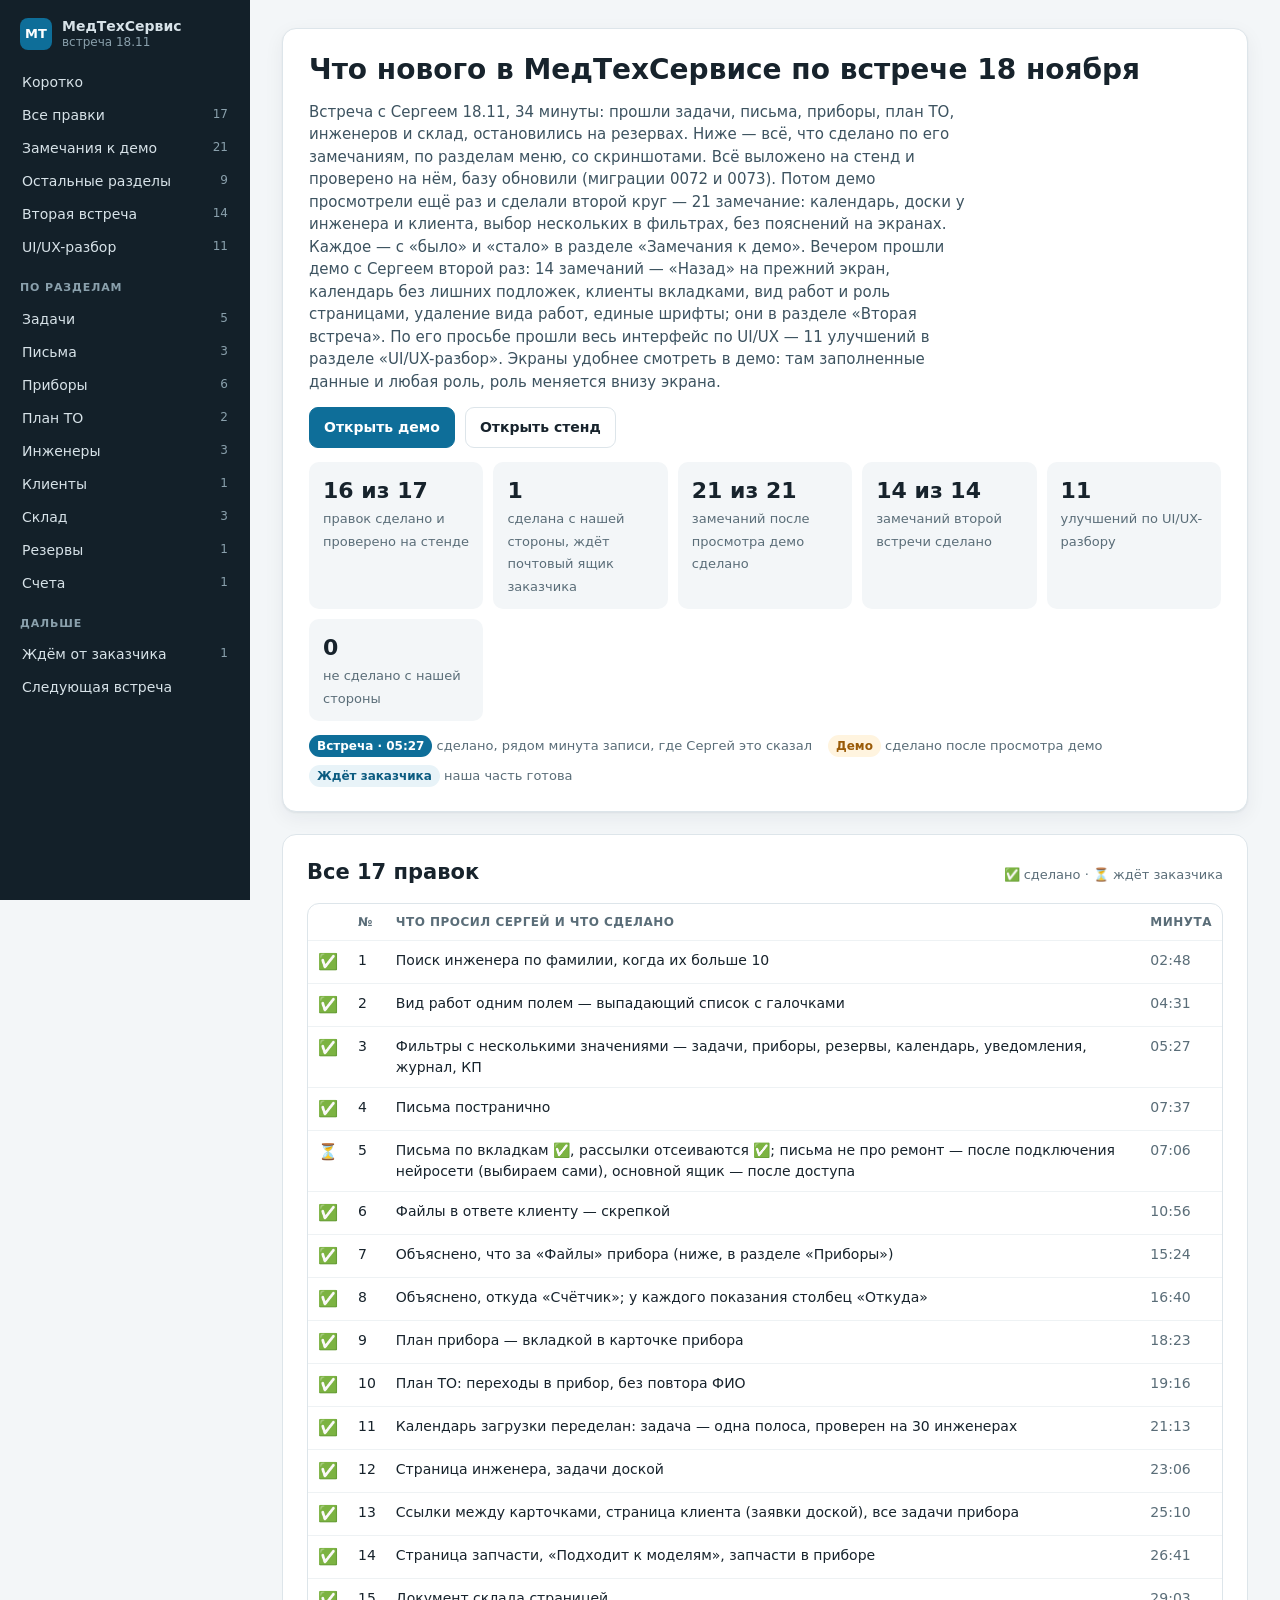
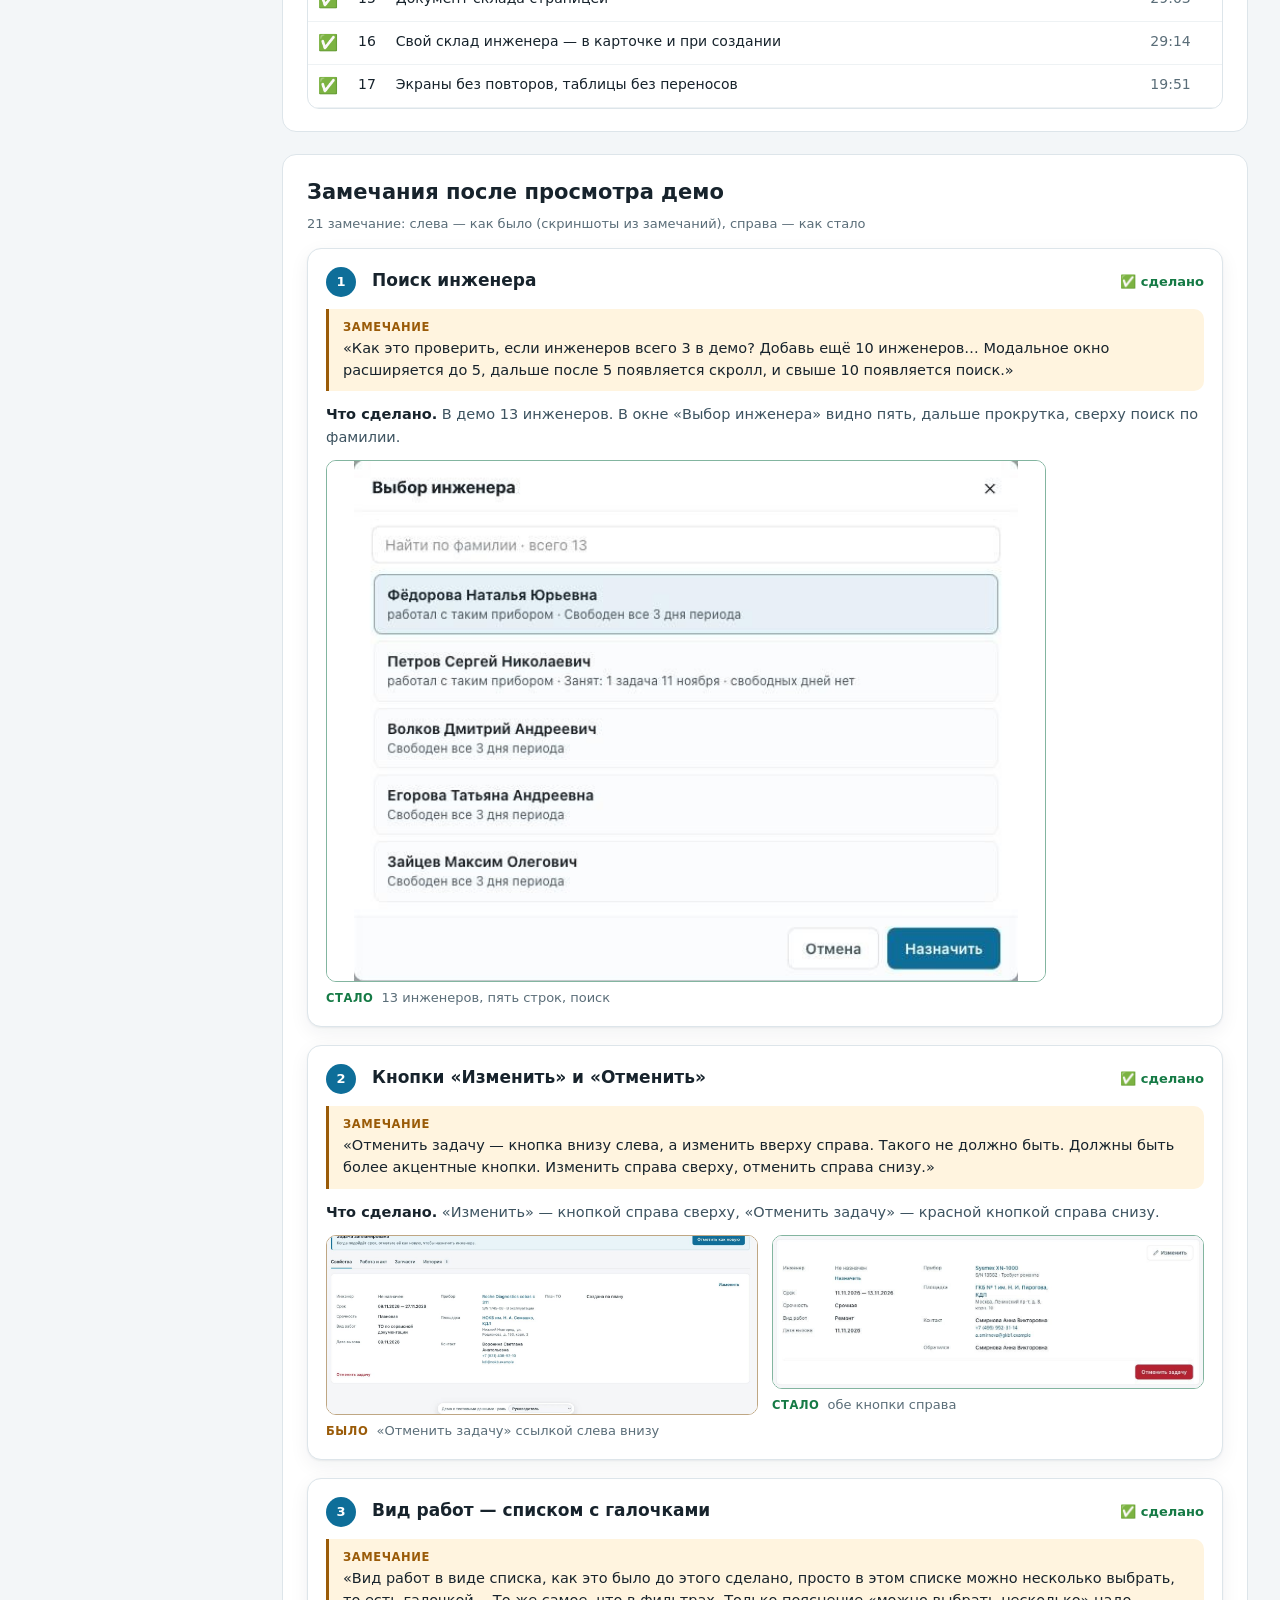
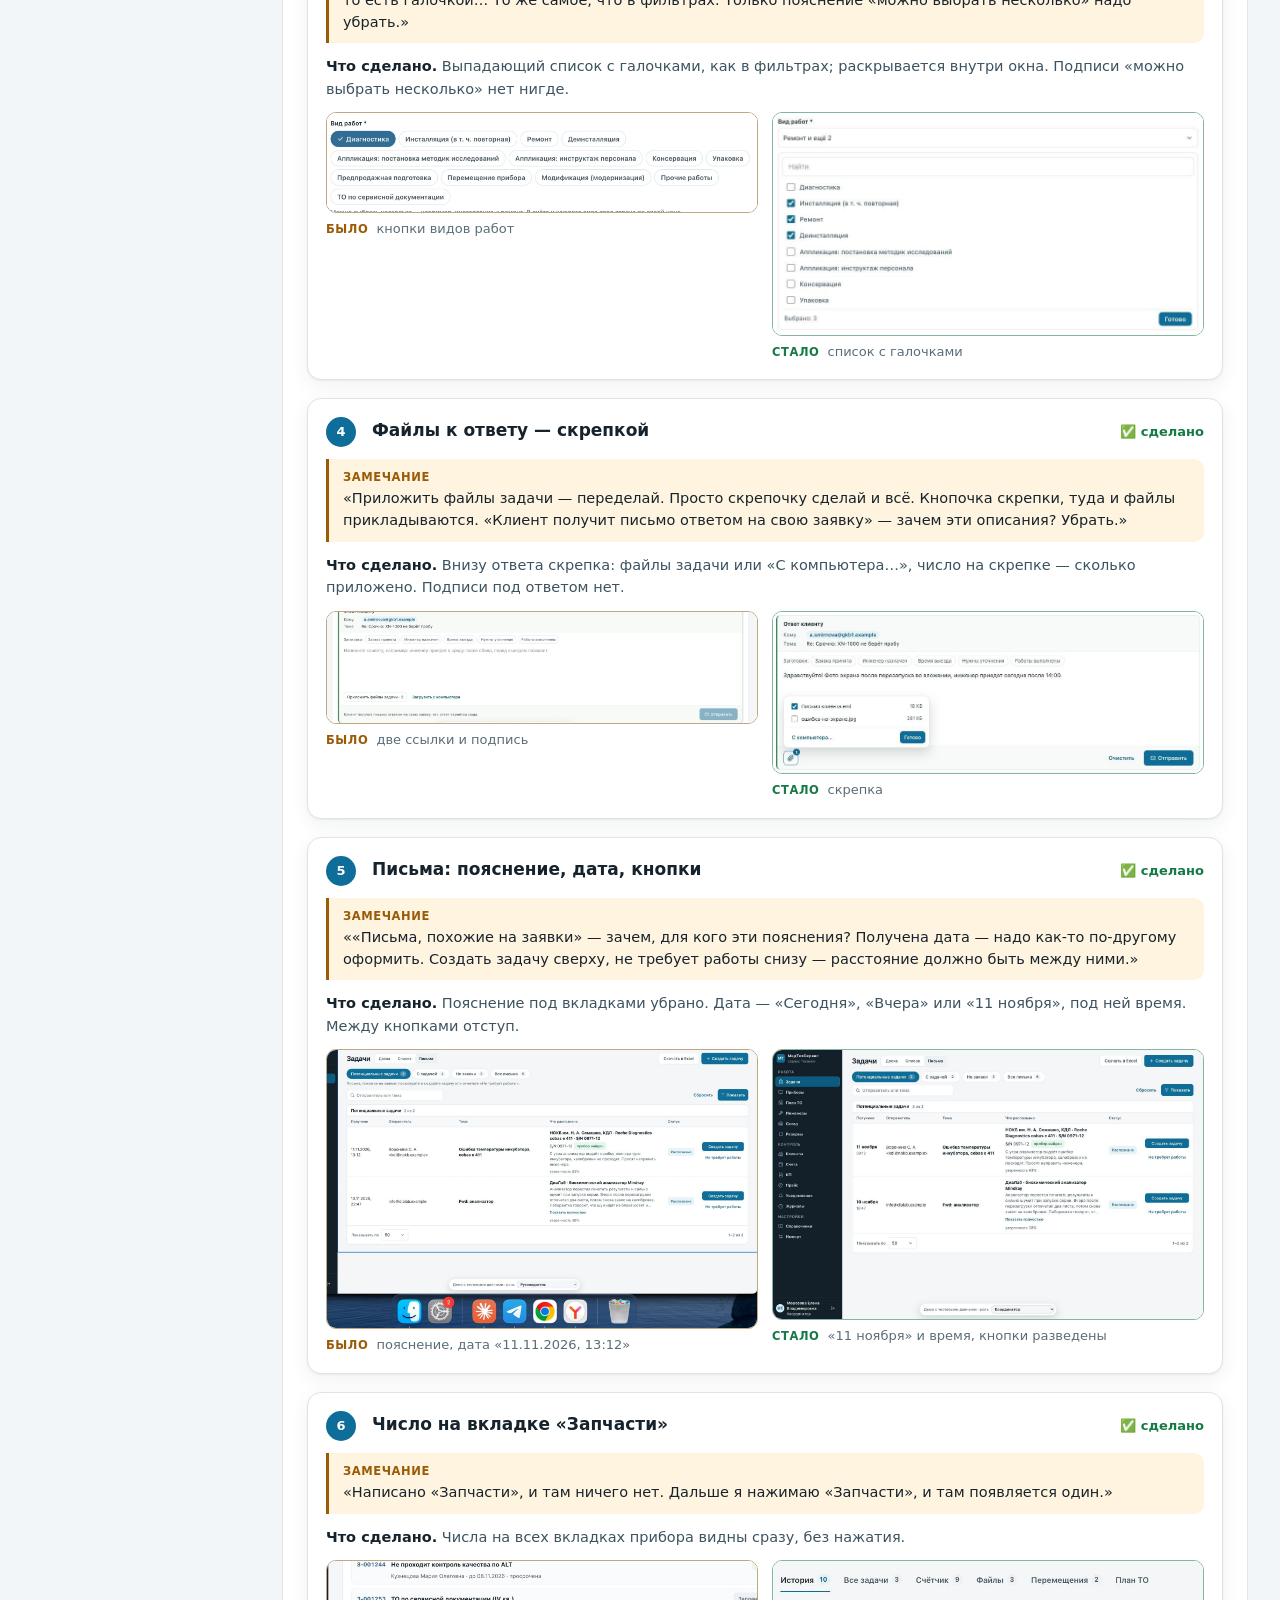
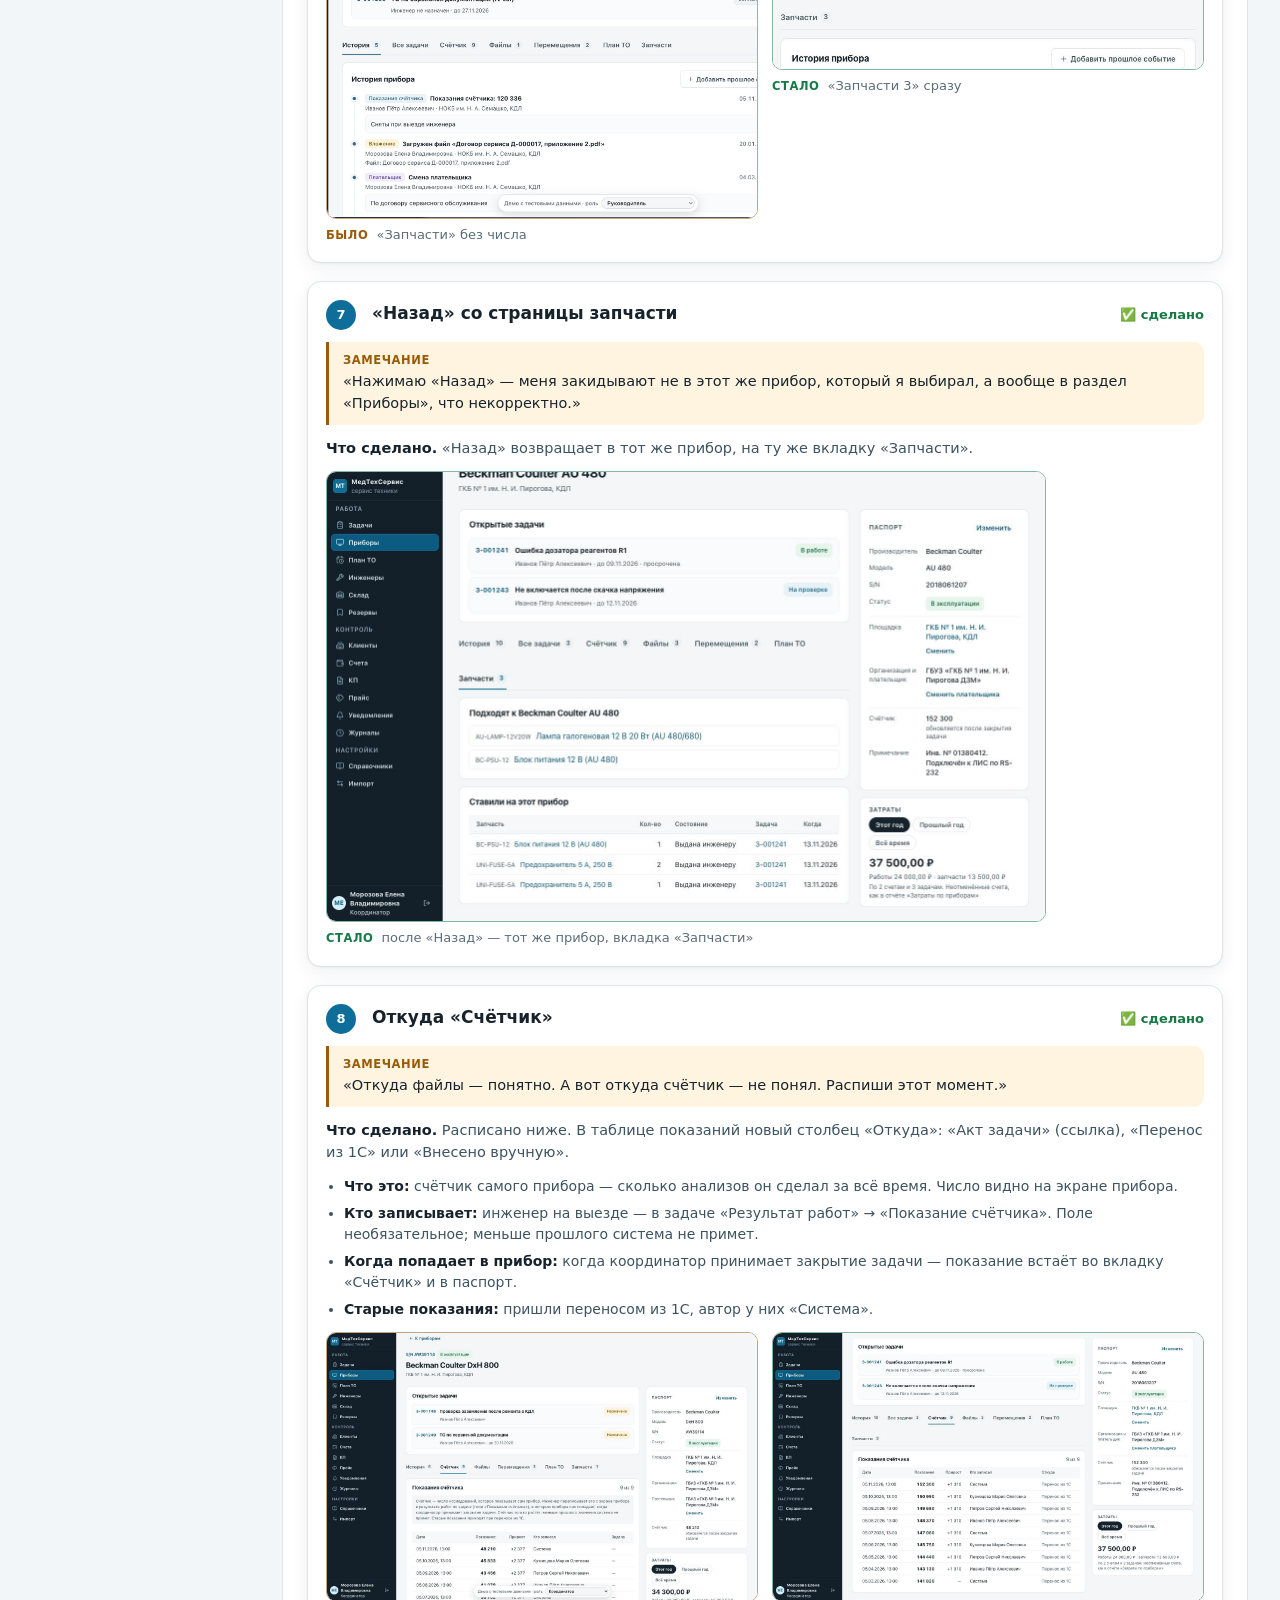
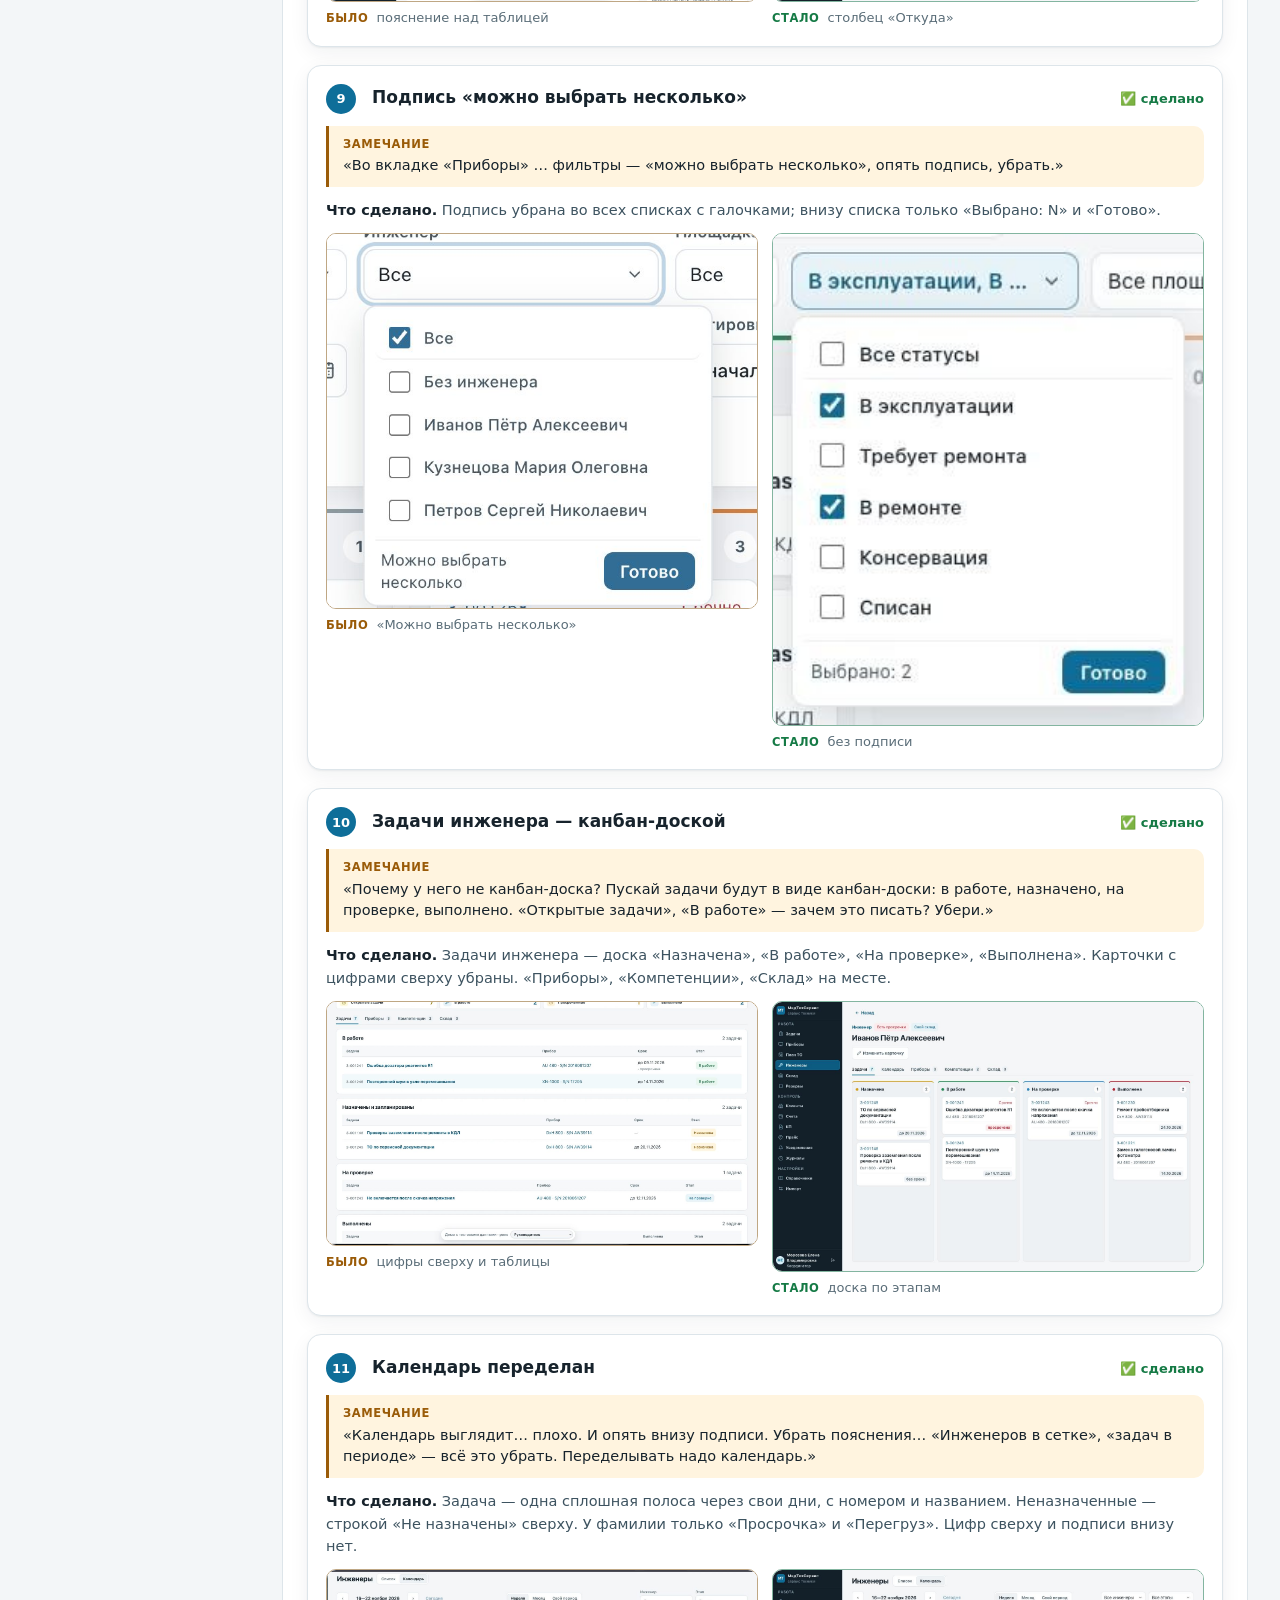
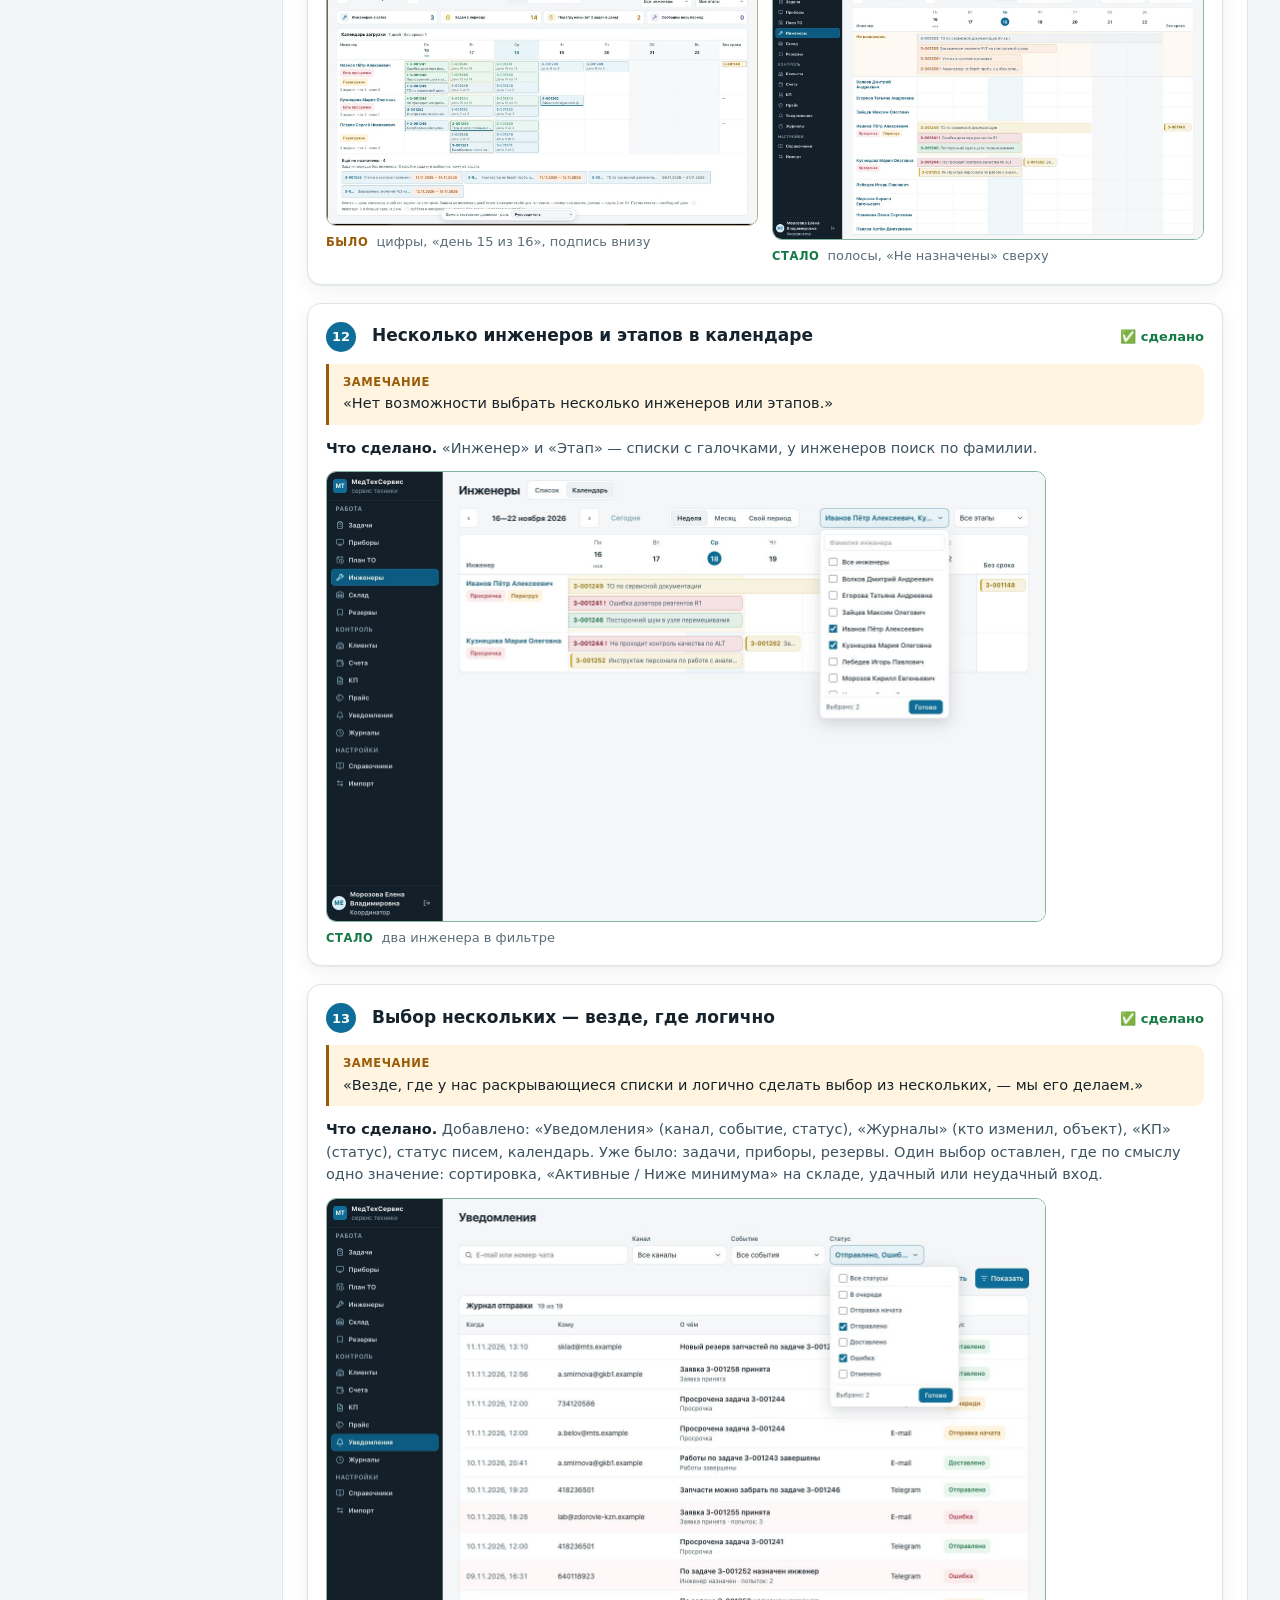
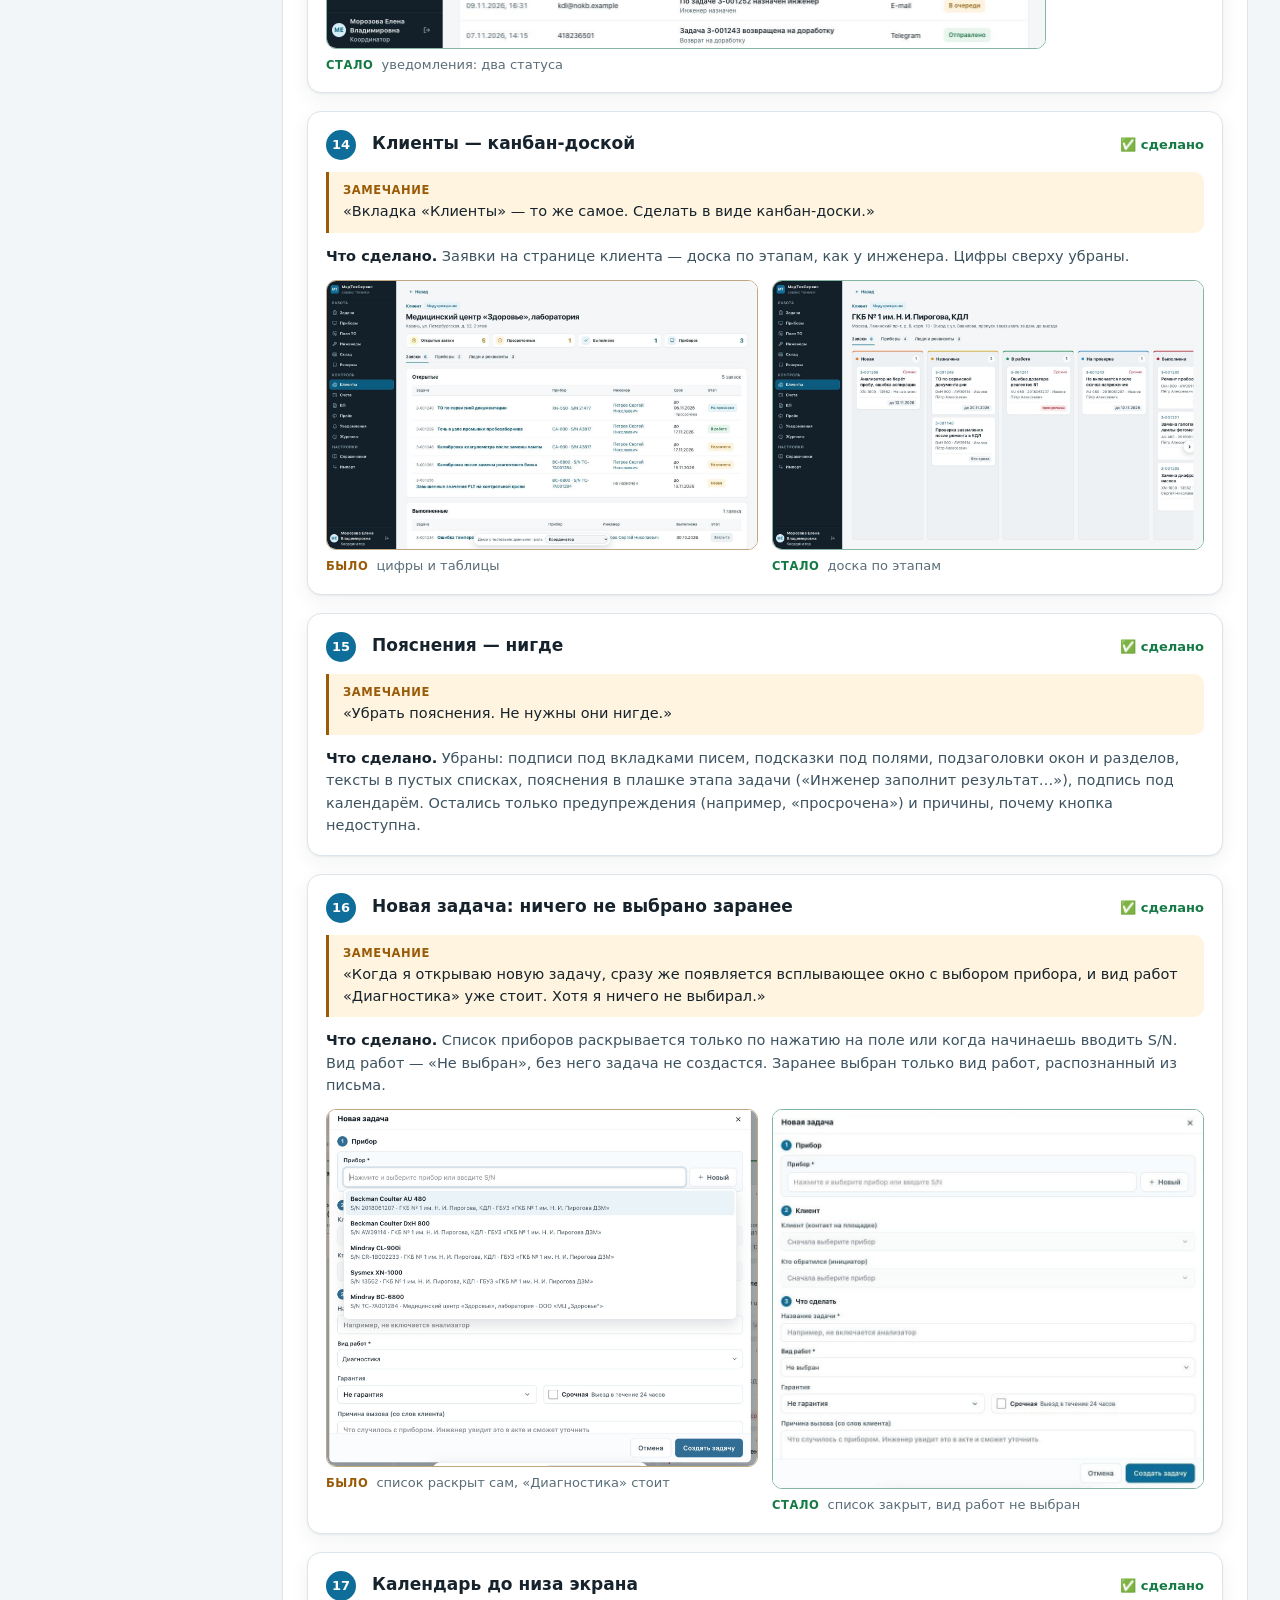
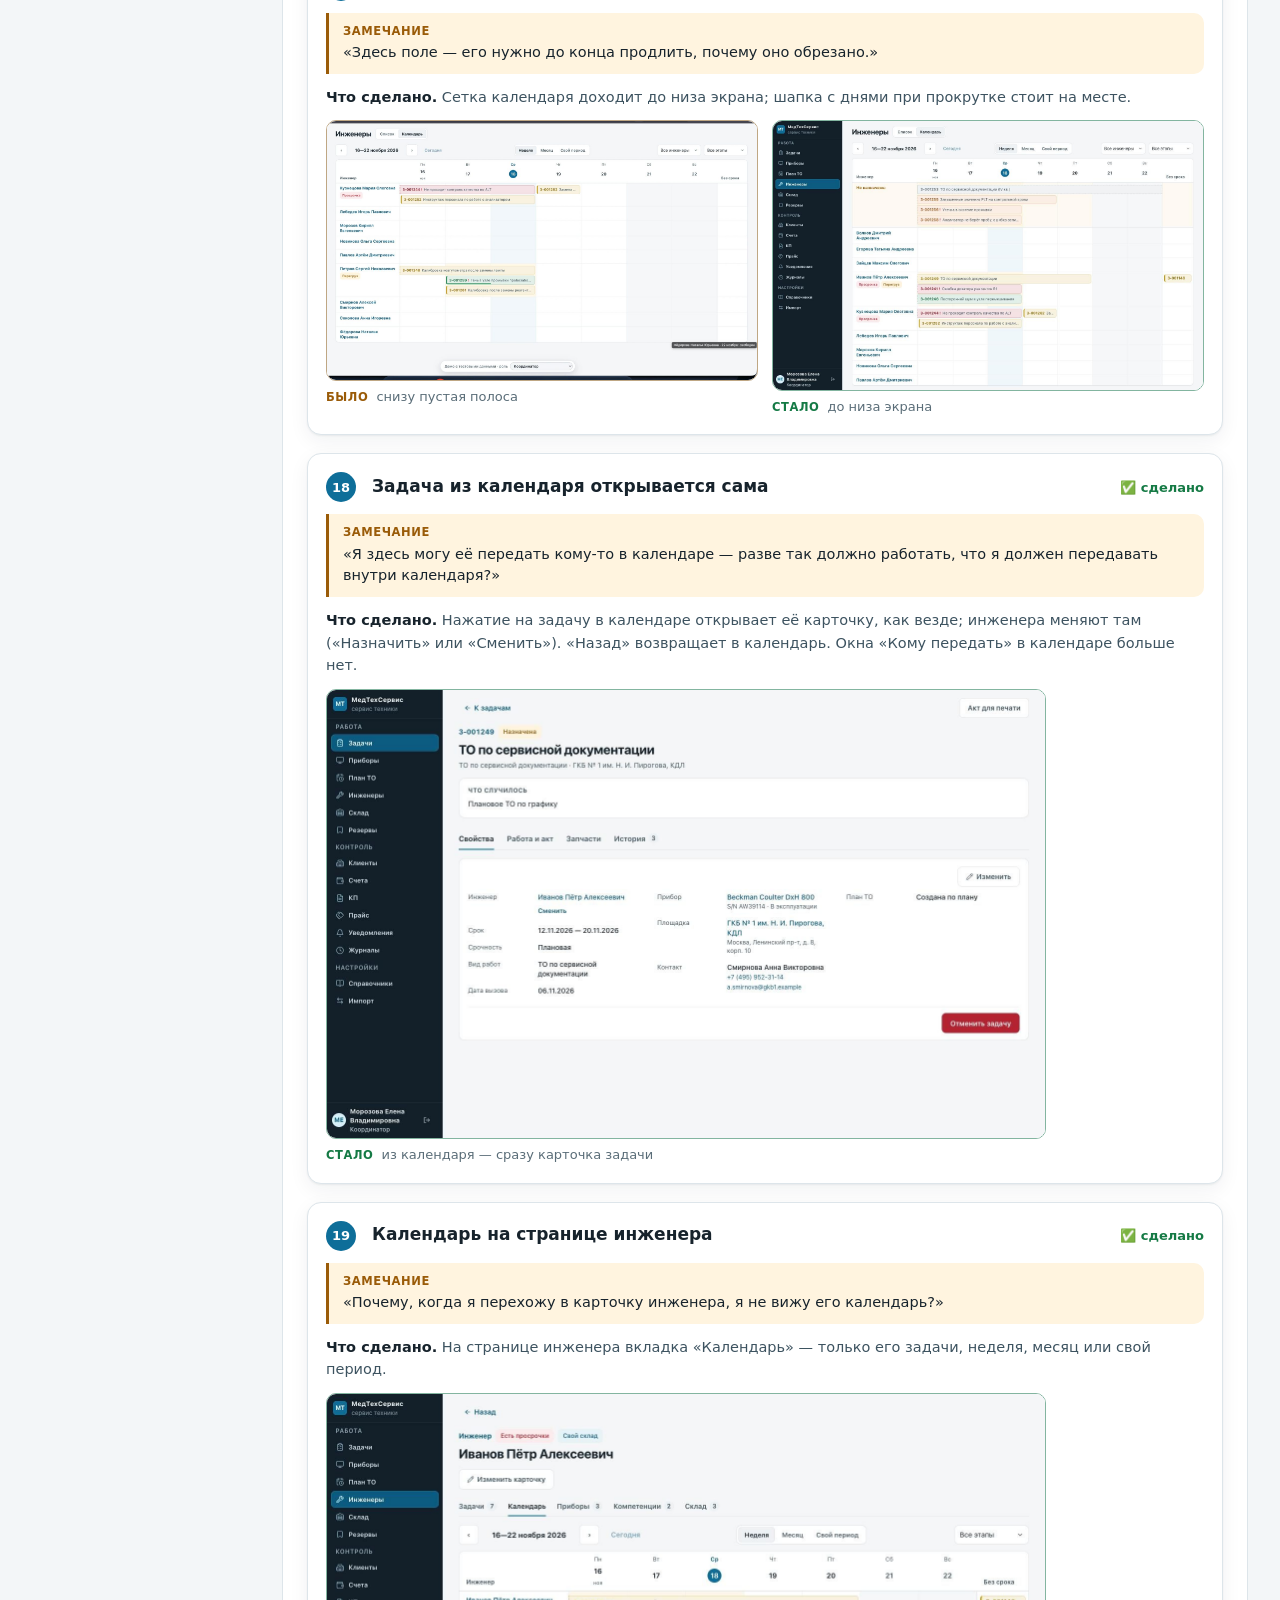
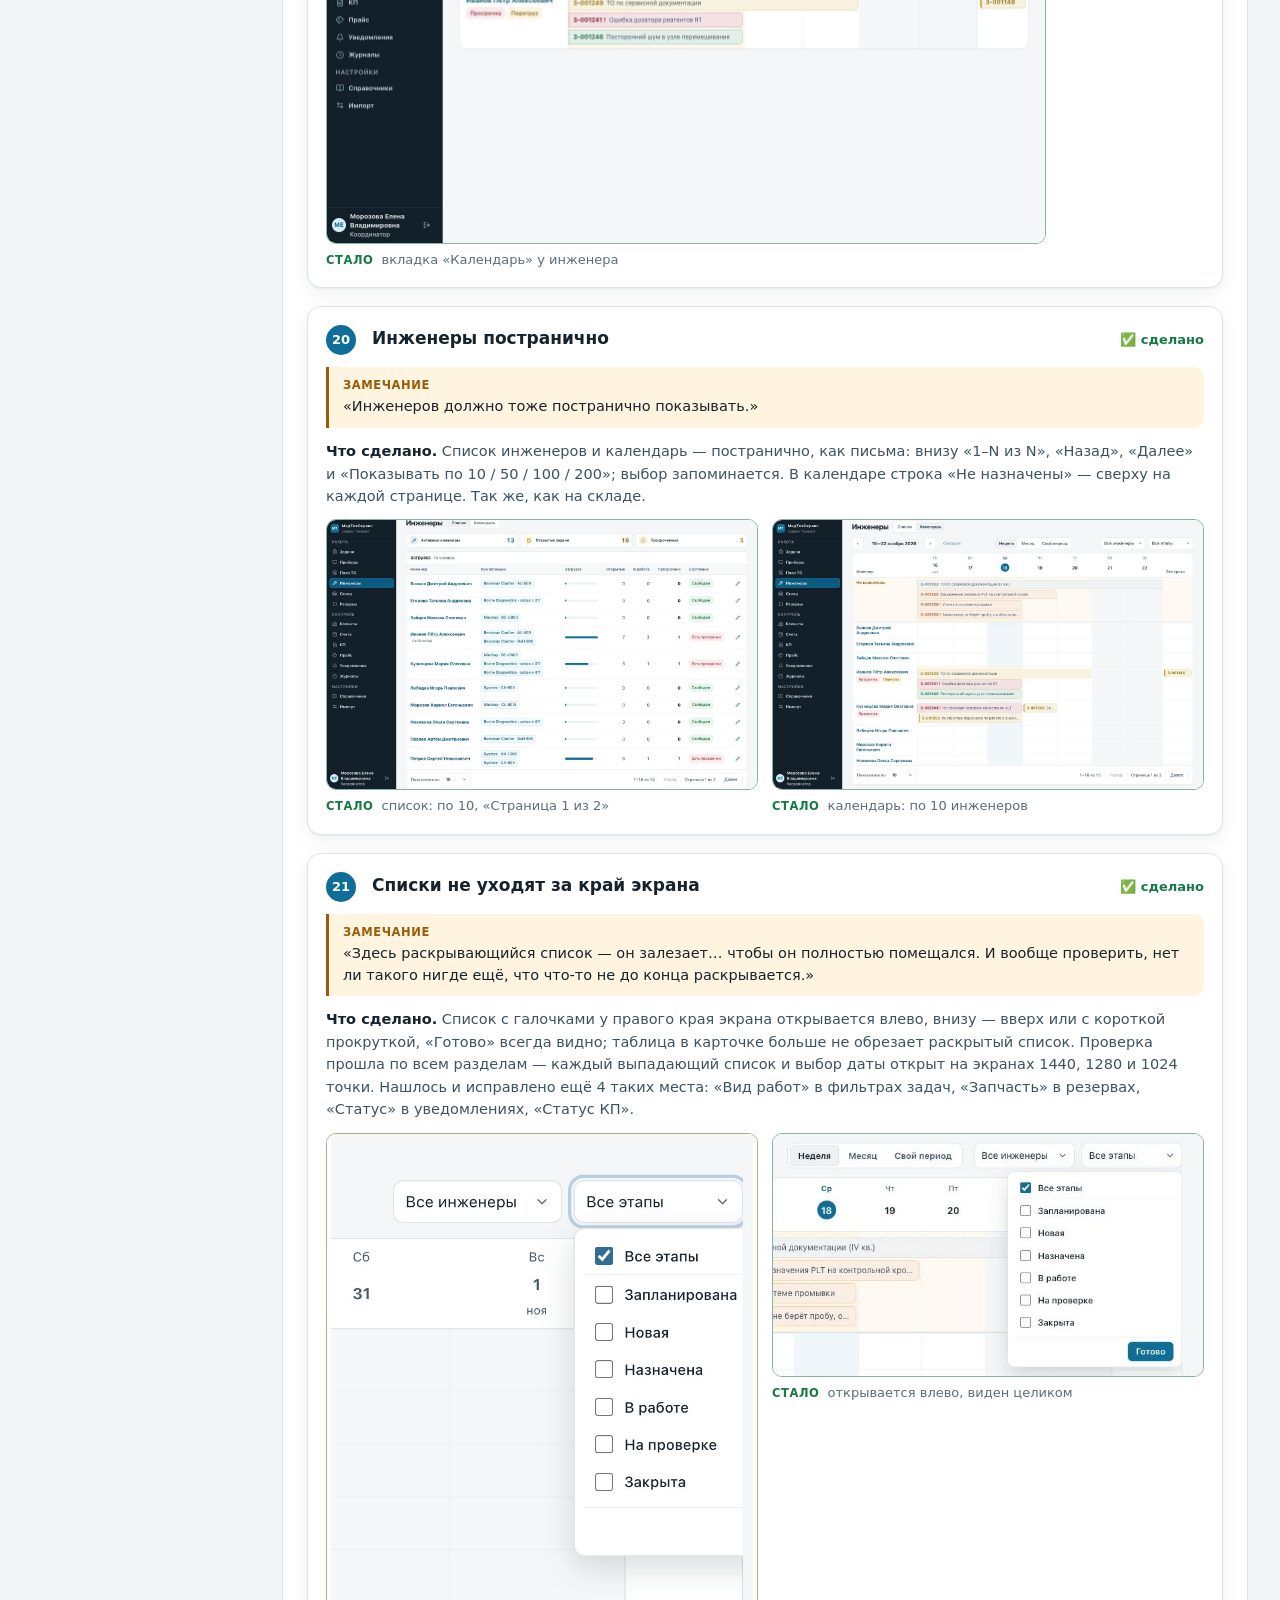
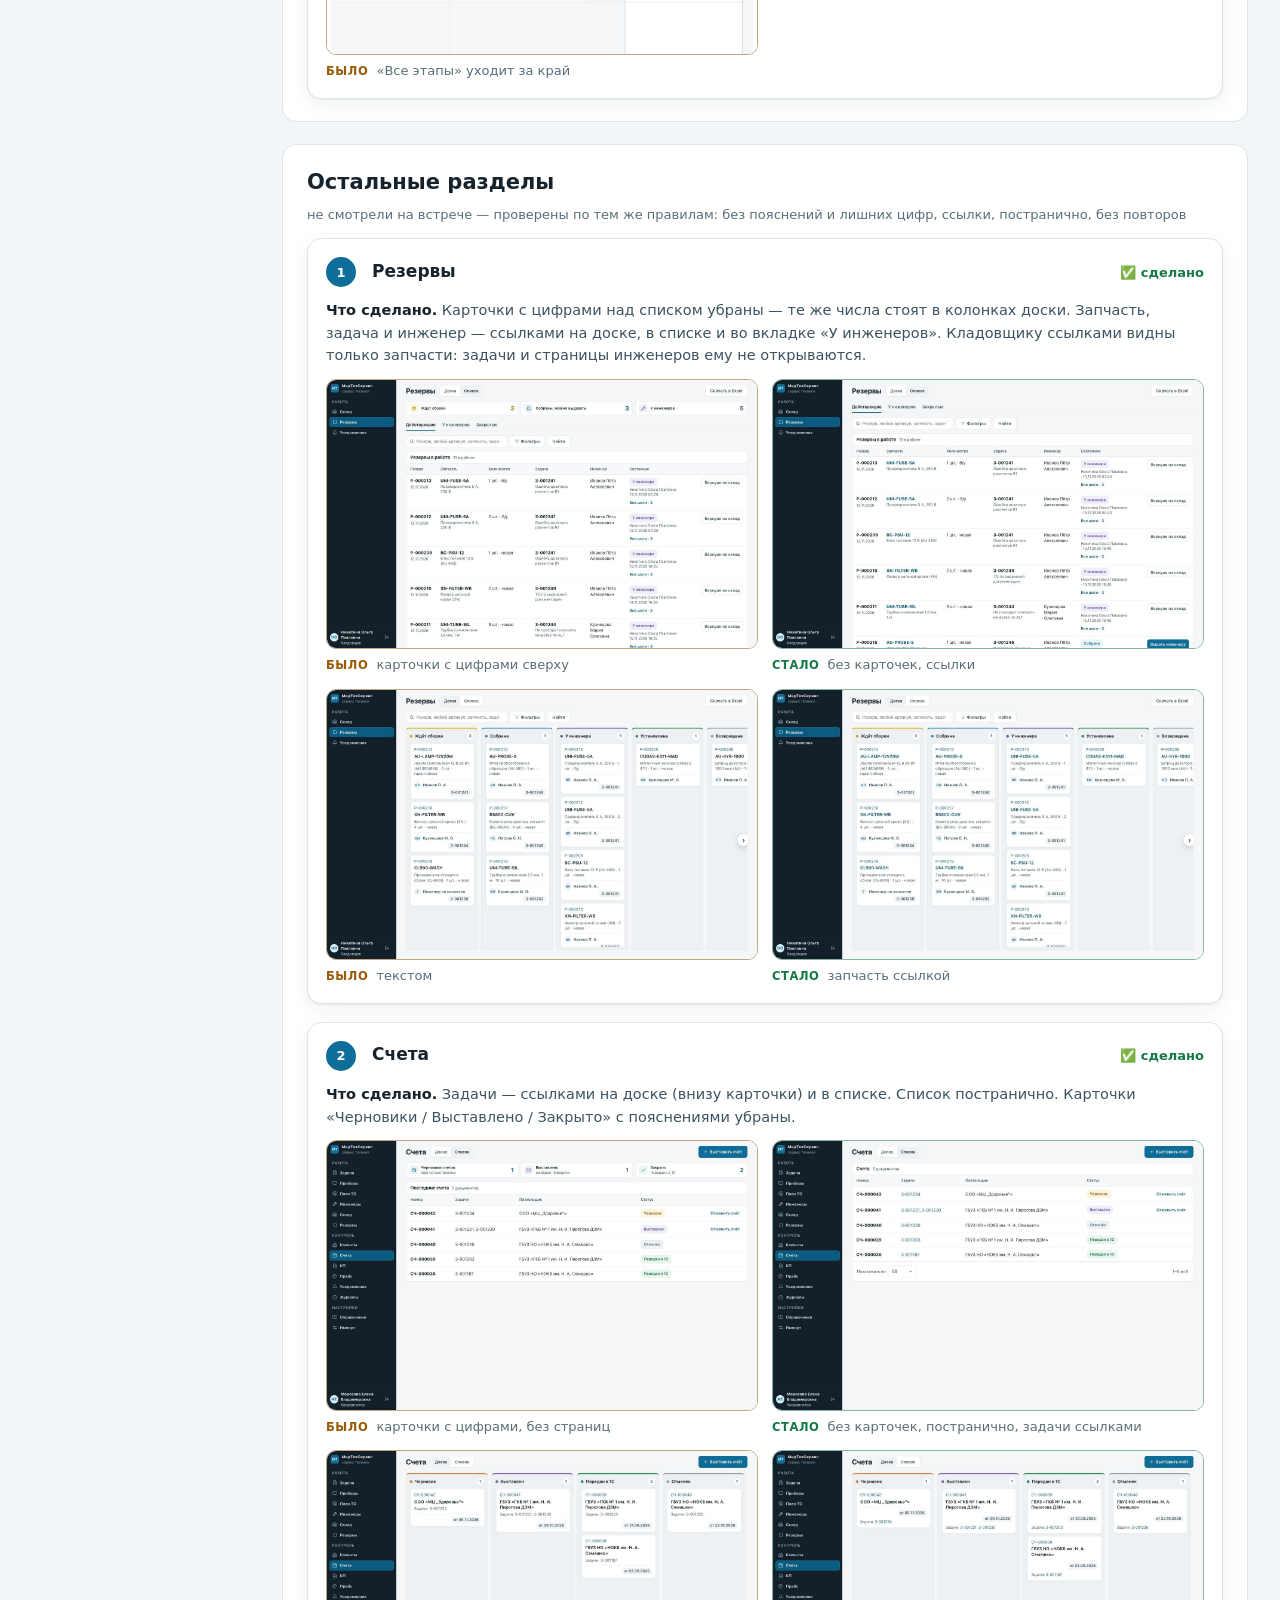
<file: whatsnew/vstrecha-18-11/index.html>
<!doctype html>
<html lang="ru">
<head>
<meta charset="utf-8">
<meta name="viewport" content="width=device-width, initial-scale=1, viewport-fit=cover">
<title>Что нового: встреча 18.11</title>
<meta name="description" content="Все изменения CRM МедТехСервис по разделам меню: что появилось, что исправлено, где нажать, что ждём от заказчика.">
<link rel="icon" href="../../favicon.svg" type="image/svg+xml">
<style>
html, body { margin: 0; }
img { max-width: 100%; }
[hidden] { display: none !important; }
</style>
<style>
/* Раскладка: тёмное меню разделов слева, как в самой CRM; справа по разделу — что появилось, где нажать, кадр. */
:root {
  --bg: #f3f6f8; --surface: #ffffff; --ink: #17232c; --ink-soft: #3d5360; --muted: #5a6d78;
  --border: #dde5ea; --border-soft: #eef2f4;
  --accent: #0e6e99; --accent-dark: #0c5c81; --accent-soft: #e8f3f8;
  --side: #132029; --side-soft: #1c333f; --side-text: #d7e2e8; --side-muted: #8aa0ac;
  --new: #157a45; --new-soft: #e8f6ee; --fix: #9a5b08; --fix-soft: #fff4df; --ask: #7c3aed; --ask-soft: #f1ebfe;
  --font: system-ui, -apple-system, BlinkMacSystemFont, "Segoe UI", "Noto Sans", Arial, sans-serif;
  --shadow: 0 1px 2px rgb(23 35 44 / 6%), 0 6px 20px rgb(23 35 44 / 6%);
}
@media (prefers-color-scheme: dark) { :root:not([data-theme="light"]) {
  --bg: #0f171d; --surface: #16212a; --ink: #e6edf1; --ink-soft: #b9c7cf; --muted: #93a6b1;
  --border: #26343e; --border-soft: #1d2a33; --accent: #5cb4dd; --accent-dark: #8ccbe8; --accent-soft: #15303e;
  --side: #0b1217; --side-soft: #17262f; --side-text: #d7e2e8; --side-muted: #7f95a1;
  --new: #5fcf93; --new-soft: #14301f; --fix: #f0b65c; --fix-soft: #33270f; --ask: #b79cff; --ask-soft: #2a2140;
  --shadow: 0 1px 2px rgb(0 0 0 / 30%); color-scheme: dark; } }
:root[data-theme="dark"] {
  --bg: #0f171d; --surface: #16212a; --ink: #e6edf1; --ink-soft: #b9c7cf; --muted: #93a6b1;
  --border: #26343e; --border-soft: #1d2a33; --accent: #5cb4dd; --accent-dark: #8ccbe8; --accent-soft: #15303e;
  --side: #0b1217; --side-soft: #17262f; --side-text: #d7e2e8; --side-muted: #7f95a1;
  --new: #5fcf93; --new-soft: #14301f; --fix: #f0b65c; --fix-soft: #33270f; --ask: #b79cff; --ask-soft: #2a2140;
  --shadow: 0 1px 2px rgb(0 0 0 / 30%); color-scheme: dark; }
* { box-sizing: border-box; }
body { background: var(--bg); color: var(--ink); font-family: var(--font); font-size: 15px; line-height: 1.5; }
a { color: var(--accent); }
.layout { display: grid; grid-template-columns: 250px minmax(0, 1fr); min-height: 100vh; }
.side { position: sticky; top: 0; height: 100vh; overflow-y: auto; padding: 18px 12px 24px; background: var(--side); color: var(--side-text); }
.brand { display: flex; align-items: center; gap: 10px; padding: 0 8px 16px; }
.brand b { display: grid; place-items: center; width: 32px; height: 32px; border-radius: 8px; background: var(--accent); color: var(--surface); font-size: 13px; }
.brand span { display: grid; font-size: 14px; font-weight: 700; line-height: 1.2; }
.brand small { color: var(--side-muted); font-weight: 400; font-size: 12px; }
.side h3 { margin: 16px 8px 6px; color: var(--side-muted); font-size: 11px; font-weight: 700; letter-spacing: .08em; text-transform: uppercase; }
.side a { display: flex; justify-content: space-between; gap: 8px; padding: 6px 10px; border-radius: 7px; color: var(--side-text); text-decoration: none; font-size: 14px; }
.side a:hover, .side a:focus-visible { background: var(--side-soft); outline: none; }
.side a i { color: var(--side-muted); font-style: normal; font-size: 12px; font-variant-numeric: tabular-nums; }
.main { min-width: 0; padding-block: 28px 64px; padding-left: max(32px, env(safe-area-inset-left, 0px)); padding-right: max(32px, env(safe-area-inset-right, 0px)); }
.wrap { max-width: 1120px; margin: 0 auto; display: grid; gap: 22px; }
.hero { display: grid; gap: 14px; padding: 24px 26px; border: 1px solid var(--border); border-radius: 14px; background: var(--surface); box-shadow: var(--shadow); }
.hero h1 { margin: 0; font-size: 28px; line-height: 1.2; text-wrap: balance; }
.hero p { margin: 0; max-width: 70ch; color: var(--ink-soft); }
.links { display: flex; flex-wrap: wrap; gap: 10px; }
.btn { display: inline-flex; align-items: center; gap: 6px; padding: 9px 14px; border-radius: 9px; border: 1px solid var(--border); background: var(--surface); color: var(--ink); font-weight: 600; font-size: 14px; text-decoration: none; }
.btn--main { border-color: var(--accent); background: var(--accent); color: var(--surface); }
.legend { display: flex; flex-wrap: wrap; gap: 8px 16px; color: var(--muted); font-size: 13px; }
.stats { display: grid; grid-template-columns: repeat(auto-fit, minmax(150px, 1fr)); gap: 10px; }
.stat { padding: 12px 14px; border-radius: 10px; background: var(--bg); }
.stat strong { display: block; font-size: 22px; font-variant-numeric: tabular-nums; }
.stat span { color: var(--muted); font-size: 13px; }
.tag { display: inline-block; flex: 0 0 auto; padding: 2px 8px; border-radius: 999px; font-size: 12px; font-weight: 600; white-space: nowrap; }
.tag--ask { color: var(--ask); background: var(--ask-soft); }
.tag--new { color: var(--new); background: var(--new-soft); }
.tag--fix { color: var(--fix); background: var(--fix-soft); }
.tag--wait { color: var(--accent-dark); background: var(--accent-soft); }
.tag--meet { color: var(--surface); background: var(--accent); }
.part h3.sub { display: flex; flex-wrap: wrap; align-items: baseline; gap: 4px 12px; margin: 22px 0 8px; font-size: 17px; }
.part h3.sub .where { font-size: 13px; font-weight: 500; }
section.part { scroll-margin-top: 16px; display: grid; gap: 14px; padding: 22px 24px; border: 1px solid var(--border); border-radius: 14px; background: var(--surface); }
.part header { display: flex; flex-wrap: wrap; align-items: baseline; justify-content: space-between; gap: 6px 16px; }
.part h2 { margin: 0; font-size: 21px; }
.where { color: var(--muted); font-size: 13px; }
.where a { font-weight: 600; }
ul.items { display: grid; gap: 8px; margin: 0; padding: 0; list-style: none; }
ul.items li { display: grid; grid-template-columns: 128px minmax(0, 1fr); gap: 4px 12px; align-items: baseline; padding: 8px 0; border-top: 1px solid var(--border-soft); }
ul.items li:first-child { border-top: 0; }
ul.items li > div { min-width: 0; }
ul.items b { font-weight: 650; }
ul.items small { display: block; color: var(--muted); font-size: 13px; }
.shots { display: grid; grid-template-columns: repeat(auto-fit, minmax(300px, 1fr)); gap: 12px; }
figure { margin: 0; display: grid; gap: 6px; }
.shot { display: block; width: 100%; padding: 0; overflow: hidden; border: 1px solid var(--border); border-radius: 10px; background: var(--bg); cursor: zoom-in; }
.shot:focus-visible { outline: 3px solid var(--accent); outline-offset: 2px; }
figure img { display: block; width: 100%; height: auto; max-width: 100%; aspect-ratio: 16 / 10; object-fit: cover; object-position: top left; transition: transform .2s ease; }
.shot:hover img { transform: scale(1.015); }
figcaption { color: var(--muted); font-size: 13px; }
.note { margin: 0; padding: 12px 14px; border-radius: 10px; background: var(--accent-soft); color: var(--ink-soft); font-size: 14px; }
.scenario { display: grid; gap: 6px; margin: 0; padding-left: 22px; }
.foot { color: var(--muted); font-size: 13px; text-align: center; }

/* Просмотр скриншота на весь экран: внутри страницы, без перехода по ссылке */
.viewer { position: fixed; inset: 0; z-index: 50; display: grid; grid-template-rows: auto minmax(0, 1fr) auto; background: rgb(8 14 18 / 92%); color: #eef3f6;
  padding: max(10px, env(safe-area-inset-top, 0px)) max(12px, env(safe-area-inset-right, 0px)) max(10px, env(safe-area-inset-bottom, 0px)) max(12px, env(safe-area-inset-left, 0px)); }
.viewer[hidden] { display: none; }
.viewer__bar { display: flex; align-items: center; justify-content: space-between; gap: 12px; padding: 4px 4px 10px; font-size: 14px; }
.viewer__count { color: #a9bac4; font-variant-numeric: tabular-nums; }
.viewer__stage { position: relative; display: grid; place-items: center; min-height: 0; overflow: auto; }
.viewer__stage img { max-width: 100%; max-height: 100%; width: auto; height: auto; aspect-ratio: auto; object-fit: contain; border-radius: 8px; box-shadow: 0 10px 40px rgb(0 0 0 / 45%); cursor: zoom-in; }
.viewer--full .viewer__stage { place-items: start center; }
.viewer--full .viewer__stage img { max-width: none; max-height: none; cursor: zoom-out; }
.viewer__caption { padding: 10px 4px 2px; color: #d6e1e7; font-size: 14px; text-align: center; }
.viewer__btn { display: grid; place-items: center; min-width: 44px; height: 44px; padding: 0 12px; border: 1px solid rgb(255 255 255 / 25%); border-radius: 999px; color: #fff; background: rgb(255 255 255 / 10%); font-size: 15px; cursor: pointer; }
.viewer__btn:hover, .viewer__btn:focus-visible { background: rgb(255 255 255 / 22%); outline: none; }
.viewer__nav { position: absolute; top: 50%; z-index: 2; width: 52px; height: 52px; padding: 0 0 4px; font-size: 30px; transform: translateY(-50%); }
.viewer__nav--prev { left: 6px; }
.viewer__nav--next { right: 6px; }
@media (max-width: 900px) {
  .layout { grid-template-columns: minmax(0, 1fr); }
  .side { position: static; height: auto; padding: 12px max(16px, env(safe-area-inset-right, 0px)) 12px max(16px, env(safe-area-inset-left, 0px)); }
  .side nav { display: flex; gap: 6px; overflow-x: auto; padding-bottom: 4px; }
  .side h3 { display: none; }
  .side a { flex: 0 0 auto; background: var(--side-soft); }
  .side a i { display: none; }
  .main { padding-left: max(16px, env(safe-area-inset-left, 0px)); padding-right: max(16px, env(safe-area-inset-right, 0px)); }
  .stats { grid-template-columns: repeat(2, minmax(0, 1fr)); }
  ul.items li { grid-template-columns: minmax(0, 1fr); }
  section.part, .hero { padding: 16px; }
}
@media (prefers-reduced-motion: reduce) { figure img { transition: none; } }

/* Сводная таблица правок встречи */
.sum { width: 100%; border-collapse: collapse; font-size: 14px; }
.sum th, .sum td { padding: 9px 10px; border-bottom: 1px solid var(--border-soft); text-align: left; vertical-align: top; }
.sum th { color: var(--muted); font-size: 12px; font-weight: 600; text-transform: uppercase; letter-spacing: .04em; }
.sum td.mark { width: 28px; font-size: 16px; }
.sum td.min { white-space: nowrap; color: var(--muted); font-variant-numeric: tabular-nums; }
.sum-wrap { overflow-x: auto; border: 1px solid var(--border); border-radius: 12px; background: var(--surface); }
.part h3.sub { display: flex; flex-wrap: wrap; align-items: baseline; gap: 4px 12px; margin: 22px 0 8px; font-size: 17px; }
.part h3.sub .where { font-size: 13px; font-weight: 500; }
.asks { display: grid; gap: 18px; }
.ask { display: grid; gap: 12px; min-width: 0; padding: 18px; border: 1px solid var(--border); border-radius: 14px; background: var(--surface); box-shadow: var(--shadow); scroll-margin-top: 16px; }
.ask__head { display: flex; flex-wrap: wrap; align-items: center; gap: 8px 12px; }
.ask__n { display: inline-grid; place-items: center; min-width: 30px; height: 30px; border-radius: 999px; background: var(--accent); color: var(--surface); font-size: 13px; font-weight: 700; font-variant-numeric: tabular-nums; }
.ask__head h3 { flex: 1 1 260px; min-width: 0; margin: 0; font-size: 17px; text-wrap: balance; }
.ask__state { color: var(--new); font-size: 13px; font-weight: 600; white-space: nowrap; }
.ask blockquote { margin: 0; padding: 10px 14px; border-left: 3px solid var(--fix); border-radius: 0 10px 10px 0; background: var(--fix-soft); color: var(--ink); font-size: 14.5px; line-height: 1.5; }
.ask blockquote small { display: block; margin-bottom: 2px; color: var(--fix); font-size: 11.5px; font-weight: 700; letter-spacing: .05em; text-transform: uppercase; }
.ask__done { margin: 0; color: var(--ink-soft); font-size: 14.5px; line-height: 1.55; }
.ask__done b { color: var(--ink); }
.ask__list { display: grid; gap: 6px; margin: 0; padding-left: 18px; color: var(--ink-soft); font-size: 14px; line-height: 1.5; }
.ask__list b { color: var(--ink); }
.ba { display: grid; grid-template-columns: 1fr 1fr; align-items: start; gap: 14px; }
.ba--one { grid-template-columns: minmax(0, 720px); }
.ba figure { display: grid; gap: 6px; min-width: 0; margin: 0; }
.ba figcaption { color: var(--muted); font-size: 13px; }
.ba figcaption span { margin-right: 4px; font-size: 11.5px; font-weight: 700; letter-spacing: .05em; text-transform: uppercase; }
.ba__before figcaption span { color: var(--fix); }
.ba__after figcaption span { color: var(--new); }
.ba__before .shot { border-color: color-mix(in srgb, var(--fix) 45%, var(--border)); }
.ba__after .shot { border-color: color-mix(in srgb, var(--new) 45%, var(--border)); }
/* В «было / стало» картинка целиком: обрезка по бокам прятала то, о чём замечание (кнопки справа). */
.ba figure img { aspect-ratio: auto; max-height: 520px; object-fit: contain; object-position: top center; background: var(--surface); }
@media (max-width: 760px) { .ba { grid-template-columns: 1fr; } }
.ux-intro { margin: 0 0 16px; max-width: 72ch; color: var(--muted, inherit); line-height: 1.55; }
</style>
</head>
<body>
<div class="layout">
  <aside class="side" aria-label="Разделы">
    <div class="brand"><b>МТ</b><span>МедТехСервис<small>встреча 18.11</small></span></div>
    <nav>
      <a href="#top">Коротко</a>
      <a href="#summary">Все правки <i>17</i></a>
      <a href="#round2">Замечания к демо <i>21</i></a>
      <a href="#rest">Остальные разделы <i>9</i></a>
      <a href="#meet2">Вторая встреча <i>14</i></a>
      <a href="#uiux">UI/UX-разбор <i>11</i></a>
      <h3>По разделам</h3>
      <a href="#tasks">Задачи <i>5</i></a>
      <a href="#mail">Письма <i>3</i></a>
      <a href="#equipment">Приборы <i>6</i></a>
      <a href="#plan">План ТО <i>2</i></a>
      <a href="#engineers">Инженеры <i>3</i></a>
      <a href="#customers">Клиенты <i>1</i></a>
      <a href="#warehouse">Склад <i>3</i></a>
      <a href="#reservations">Резервы <i>1</i></a>
      <a href="#invoices">Счета <i>1</i></a>
      <h3>Дальше</h3>
      <a href="#waiting">Ждём от заказчика <i>1</i></a>
      <a href="#next">Следующая встреча</a>
    </nav>
  </aside>

  <main class="main">
    <div class="wrap">
      <section class="hero" id="top">
        <h1>Что нового в МедТехСервисе по встрече 18 ноября</h1>
        <p>Встреча с Сергеем 18.11, 34 минуты: прошли задачи, письма, приборы, план ТО, инженеров и склад, остановились на резервах. Ниже — всё, что сделано по его замечаниям, по разделам меню, со скриншотами. Всё выложено на стенд и проверено на нём, базу обновили (миграции 0072 и 0073). Потом демо просмотрели ещё раз и сделали второй круг — 21 замечание: календарь, доски у инженера и клиента, выбор нескольких в фильтрах, без пояснений на экранах. Каждое — с «было» и «стало» в разделе «Замечания к демо». Вечером прошли демо с Сергеем второй раз: 14 замечаний — «Назад» на прежний экран, календарь без лишних подложек, клиенты вкладками, вид работ и роль страницами, удаление вида работ, единые шрифты; они в разделе «Вторая встреча». По его просьбе прошли весь интерфейс по UI/UX — 11 улучшений в разделе «UI/UX-разбор». Экраны удобнее смотреть в демо: там заполненные данные и любая роль, роль меняется внизу экрана.</p>
        <div class="links">
          <a class="btn btn--main" href="https://pochuvstvuyvkus.github.io/medtech-demo/?role=coordinator" target="_blank" rel="noopener">Открыть демо</a>
          <a class="btn" href="https://medtechservice-89-111-154-253.sslip.io" target="_blank" rel="noopener">Открыть стенд</a>
        </div>
        <div class="stats">
          <div class="stat"><strong>16 из 17</strong><span>правок сделано и проверено на стенде</span></div>
          <div class="stat"><strong>1</strong><span>сделана с нашей стороны, ждёт почтовый ящик заказчика</span></div>
          <div class="stat"><strong>21 из 21</strong><span>замечаний после просмотра демо сделано</span></div>
          <div class="stat"><strong>14 из 14</strong><span>замечаний второй встречи сделано</span></div>
          <div class="stat"><strong>11</strong><span>улучшений по UI/UX-разбору</span></div>
          <div class="stat"><strong>0</strong><span>не сделано с нашей стороны</span></div>
        </div>
        <div class="legend"><span><span class="tag tag--meet">Встреча · 05:27</span> сделано, рядом минута записи, где Сергей это сказал</span><span><span class="tag tag--fix">Демо</span> сделано после просмотра демо</span><span><span class="tag tag--wait">Ждёт заказчика</span> наша часть готова</span></div>
      </section>

      <section class="part" id="summary">
        <header><h2>Все 17 правок</h2><span class="where">✅ сделано · ⏳ ждёт заказчика</span></header>
        <div class="sum-wrap"><table class="sum"><thead><tr><th></th><th>№</th><th>Что просил Сергей и что сделано</th><th>Минута</th></tr></thead><tbody>
          <tr><td class="mark">✅</td><td>1</td><td>Поиск инженера по фамилии, когда их больше 10</td><td class="min">02:48</td></tr>
          <tr><td class="mark">✅</td><td>2</td><td>Вид работ одним полем — выпадающий список с галочками</td><td class="min">04:31</td></tr>
          <tr><td class="mark">✅</td><td>3</td><td>Фильтры с несколькими значениями — задачи, приборы, резервы, календарь, уведомления, журнал, КП</td><td class="min">05:27</td></tr>
          <tr><td class="mark">✅</td><td>4</td><td>Письма постранично</td><td class="min">07:37</td></tr>
          <tr><td class="mark">⏳</td><td>5</td><td>Письма по вкладкам ✅, рассылки отсеиваются ✅; письма не про ремонт — после подключения нейросети (выбираем сами), основной ящик — после доступа</td><td class="min">07:06</td></tr>
          <tr><td class="mark">✅</td><td>6</td><td>Файлы в ответе клиенту — скрепкой</td><td class="min">10:56</td></tr>
          <tr><td class="mark">✅</td><td>7</td><td>Объяснено, что за «Файлы» прибора (ниже, в разделе «Приборы»)</td><td class="min">15:24</td></tr>
          <tr><td class="mark">✅</td><td>8</td><td>Объяснено, откуда «Счётчик»; у каждого показания столбец «Откуда»</td><td class="min">16:40</td></tr>
          <tr><td class="mark">✅</td><td>9</td><td>План прибора — вкладкой в карточке прибора</td><td class="min">18:23</td></tr>
          <tr><td class="mark">✅</td><td>10</td><td>План ТО: переходы в прибор, без повтора ФИО</td><td class="min">19:16</td></tr>
          <tr><td class="mark">✅</td><td>11</td><td>Календарь загрузки переделан: задача — одна полоса, проверен на 30 инженерах</td><td class="min">21:13</td></tr>
          <tr><td class="mark">✅</td><td>12</td><td>Страница инженера, задачи доской</td><td class="min">23:06</td></tr>
          <tr><td class="mark">✅</td><td>13</td><td>Ссылки между карточками, страница клиента (заявки доской), все задачи прибора</td><td class="min">25:10</td></tr>
          <tr><td class="mark">✅</td><td>14</td><td>Страница запчасти, «Подходит к моделям», запчасти в приборе</td><td class="min">26:41</td></tr>
          <tr><td class="mark">✅</td><td>15</td><td>Документ склада страницей</td><td class="min">29:03</td></tr>
          <tr><td class="mark">✅</td><td>16</td><td>Свой склад инженера — в карточке и при создании</td><td class="min">29:14</td></tr>
          <tr><td class="mark">✅</td><td>17</td><td>Экраны без повторов, таблицы без переносов</td><td class="min">19:51</td></tr>
        </tbody></table></div>
      </section>

      <section class="part" id="round2">
        <header><h2>Замечания после просмотра демо</h2><span class="where">21 замечание: слева — как было (скриншоты из замечаний), справа — как стало</span></header>
        <div class="asks">
          <article class="ask" id="ask-1">
            <header class="ask__head"><span class="ask__n">1</span><h3>Поиск инженера</h3><span class="ask__state">✅ сделано</span></header>
            <blockquote><small>Замечание</small>«Как это проверить, если инженеров всего 3 в демо? Добавь ещё 10 инженеров… Модальное окно расширяется до 5, дальше после 5 появляется скролл, и свыше 10 появляется поиск.»</blockquote>
            <p class="ask__done"><b>Что сделано.</b> В демо 13 инженеров. В окне «Выбор инженера» видно пять, дальше прокрутка, сверху поиск по фамилии.</p>
            <div class="ba ba--one"><figure class="ba__after"><button class="shot" type="button" data-full="ba/after-picker.jpg" aria-label="Открыть скриншот крупно"><img alt="Стало: 13 инженеров, пять строк, поиск" loading="lazy" src="ba/after-picker.jpg"></button><figcaption><span>Стало</span> 13 инженеров, пять строк, поиск</figcaption></figure></div>
          </article>
          <article class="ask" id="ask-2">
            <header class="ask__head"><span class="ask__n">2</span><h3>Кнопки «Изменить» и «Отменить»</h3><span class="ask__state">✅ сделано</span></header>
            <blockquote><small>Замечание</small>«Отменить задачу — кнопка внизу слева, а изменить вверху справа. Такого не должно быть. Должны быть более акцентные кнопки. Изменить справа сверху, отменить справа снизу.»</blockquote>
            <p class="ask__done"><b>Что сделано.</b> «Изменить» — кнопкой справа сверху, «Отменить задачу» — красной кнопкой справа снизу.</p>
            <div class="ba"><figure class="ba__before"><button class="shot" type="button" data-full="ba/before-buttons.jpg" aria-label="Открыть скриншот крупно"><img alt="Было: «Отменить задачу» ссылкой слева внизу" loading="lazy" src="ba/before-buttons.jpg"></button><figcaption><span>Было</span> «Отменить задачу» ссылкой слева внизу</figcaption></figure><figure class="ba__after"><button class="shot" type="button" data-full="ba/after-buttons.jpg" aria-label="Открыть скриншот крупно"><img alt="Стало: обе кнопки справа" loading="lazy" src="ba/after-buttons.jpg"></button><figcaption><span>Стало</span> обе кнопки справа</figcaption></figure></div>
          </article>
          <article class="ask" id="ask-3">
            <header class="ask__head"><span class="ask__n">3</span><h3>Вид работ — списком с галочками</h3><span class="ask__state">✅ сделано</span></header>
            <blockquote><small>Замечание</small>«Вид работ в виде списка, как это было до этого сделано, просто в этом списке можно несколько выбрать, то есть галочкой… То же самое, что в фильтрах. Только пояснение «можно выбрать несколько» надо убрать.»</blockquote>
            <p class="ask__done"><b>Что сделано.</b> Выпадающий список с галочками, как в фильтрах; раскрывается внутри окна. Подписи «можно выбрать несколько» нет нигде.</p>
            <div class="ba"><figure class="ba__before"><button class="shot" type="button" data-full="ba/before-worktypes.jpg" aria-label="Открыть скриншот крупно"><img alt="Было: кнопки видов работ" loading="lazy" src="ba/before-worktypes.jpg"></button><figcaption><span>Было</span> кнопки видов работ</figcaption></figure><figure class="ba__after"><button class="shot" type="button" data-full="ba/after-worktypes.jpg" aria-label="Открыть скриншот крупно"><img alt="Стало: список с галочками" loading="lazy" src="ba/after-worktypes.jpg"></button><figcaption><span>Стало</span> список с галочками</figcaption></figure></div>
          </article>
          <article class="ask" id="ask-4">
            <header class="ask__head"><span class="ask__n">4</span><h3>Файлы к ответу — скрепкой</h3><span class="ask__state">✅ сделано</span></header>
            <blockquote><small>Замечание</small>«Приложить файлы задачи — переделай. Просто скрепочку сделай и всё. Кнопочка скрепки, туда и файлы прикладываются. «Клиент получит письмо ответом на свою заявку» — зачем эти описания? Убрать.»</blockquote>
            <p class="ask__done"><b>Что сделано.</b> Внизу ответа скрепка: файлы задачи или «С компьютера…», число на скрепке — сколько приложено. Подписи под ответом нет.</p>
            <div class="ba"><figure class="ba__before"><button class="shot" type="button" data-full="ba/before-reply.jpg" aria-label="Открыть скриншот крупно"><img alt="Было: две ссылки и подпись" loading="lazy" src="ba/before-reply.jpg"></button><figcaption><span>Было</span> две ссылки и подпись</figcaption></figure><figure class="ba__after"><button class="shot" type="button" data-full="ba/after-reply-menu.jpg" aria-label="Открыть скриншот крупно"><img alt="Стало: скрепка" loading="lazy" src="ba/after-reply-menu.jpg"></button><figcaption><span>Стало</span> скрепка</figcaption></figure></div>
          </article>
          <article class="ask" id="ask-5">
            <header class="ask__head"><span class="ask__n">5</span><h3>Письма: пояснение, дата, кнопки</h3><span class="ask__state">✅ сделано</span></header>
            <blockquote><small>Замечание</small>««Письма, похожие на заявки» — зачем, для кого эти пояснения? Получена дата — надо как-то по-другому оформить. Создать задачу сверху, не требует работы снизу — расстояние должно быть между ними.»</blockquote>
            <p class="ask__done"><b>Что сделано.</b> Пояснение под вкладками убрано. Дата — «Сегодня», «Вчера» или «11 ноября», под ней время. Между кнопками отступ.</p>
            <div class="ba"><figure class="ba__before"><button class="shot" type="button" data-full="ba/before-mail.jpg" aria-label="Открыть скриншот крупно"><img alt="Было: пояснение, дата «11.11.2026, 13:12»" loading="lazy" src="ba/before-mail.jpg"></button><figcaption><span>Было</span> пояснение, дата «11.11.2026, 13:12»</figcaption></figure><figure class="ba__after"><button class="shot" type="button" data-full="ba/after-mail.jpg" aria-label="Открыть скриншот крупно"><img alt="Стало: «11 ноября» и время, кнопки разведены" loading="lazy" src="ba/after-mail.jpg"></button><figcaption><span>Стало</span> «11 ноября» и время, кнопки разведены</figcaption></figure></div>
          </article>
          <article class="ask" id="ask-6">
            <header class="ask__head"><span class="ask__n">6</span><h3>Число на вкладке «Запчасти»</h3><span class="ask__state">✅ сделано</span></header>
            <blockquote><small>Замечание</small>«Написано «Запчасти», и там ничего нет. Дальше я нажимаю «Запчасти», и там появляется один.»</blockquote>
            <p class="ask__done"><b>Что сделано.</b> Числа на всех вкладках прибора видны сразу, без нажатия.</p>
            <div class="ba"><figure class="ba__before"><button class="shot" type="button" data-full="ba/before-tabs.jpg" aria-label="Открыть скриншот крупно"><img alt="Было: «Запчасти» без числа" loading="lazy" src="ba/before-tabs.jpg"></button><figcaption><span>Было</span> «Запчасти» без числа</figcaption></figure><figure class="ba__after"><button class="shot" type="button" data-full="ba/after-tabs.jpg" aria-label="Открыть скриншот крупно"><img alt="Стало: «Запчасти 3» сразу" loading="lazy" src="ba/after-tabs.jpg"></button><figcaption><span>Стало</span> «Запчасти 3» сразу</figcaption></figure></div>
          </article>
          <article class="ask" id="ask-7">
            <header class="ask__head"><span class="ask__n">7</span><h3>«Назад» со страницы запчасти</h3><span class="ask__state">✅ сделано</span></header>
            <blockquote><small>Замечание</small>«Нажимаю «Назад» — меня закидывают не в этот же прибор, который я выбирал, а вообще в раздел «Приборы», что некорректно.»</blockquote>
            <p class="ask__done"><b>Что сделано.</b> «Назад» возвращает в тот же прибор, на ту же вкладку «Запчасти».</p>
            <div class="ba ba--one"><figure class="ba__after"><button class="shot" type="button" data-full="shots/m18-equipment-back.jpg" aria-label="Открыть скриншот крупно"><img alt="Стало: после «Назад» — тот же прибор, вкладка «Запчасти»" loading="lazy" src="shots/m18-equipment-back.jpg"></button><figcaption><span>Стало</span> после «Назад» — тот же прибор, вкладка «Запчасти»</figcaption></figure></div>
          </article>
          <article class="ask" id="ask-8">
            <header class="ask__head"><span class="ask__n">8</span><h3>Откуда «Счётчик»</h3><span class="ask__state">✅ сделано</span></header>
            <blockquote><small>Замечание</small>«Откуда файлы — понятно. А вот откуда счётчик — не понял. Распиши этот момент.»</blockquote>
            <p class="ask__done"><b>Что сделано.</b> Расписано ниже. В таблице показаний новый столбец «Откуда»: «Акт задачи» (ссылка), «Перенос из 1С» или «Внесено вручную».</p>
            <ul class="ask__list">
              <li><b>Что это:</b> счётчик самого прибора — сколько анализов он сделал за всё время. Число видно на экране прибора.</li>
              <li><b>Кто записывает:</b> инженер на выезде — в задаче «Результат работ» → «Показание счётчика». Поле необязательное; меньше прошлого система не примет.</li>
              <li><b>Когда попадает в прибор:</b> когда координатор принимает закрытие задачи — показание встаёт во вкладку «Счётчик» и в паспорт.</li>
              <li><b>Старые показания:</b> пришли переносом из 1С, автор у них «Система».</li>
            </ul>
            <div class="ba"><figure class="ba__before"><button class="shot" type="button" data-full="ba/before-meter.jpg" aria-label="Открыть скриншот крупно"><img alt="Было: пояснение над таблицей" loading="lazy" src="ba/before-meter.jpg"></button><figcaption><span>Было</span> пояснение над таблицей</figcaption></figure><figure class="ba__after"><button class="shot" type="button" data-full="shots/m18-equipment-meter.jpg" aria-label="Открыть скриншот крупно"><img alt="Стало: столбец «Откуда»" loading="lazy" src="shots/m18-equipment-meter.jpg"></button><figcaption><span>Стало</span> столбец «Откуда»</figcaption></figure></div>
          </article>
          <article class="ask" id="ask-9">
            <header class="ask__head"><span class="ask__n">9</span><h3>Подпись «можно выбрать несколько»</h3><span class="ask__state">✅ сделано</span></header>
            <blockquote><small>Замечание</small>«Во вкладке «Приборы» … фильтры — «можно выбрать несколько», опять подпись, убрать.»</blockquote>
            <p class="ask__done"><b>Что сделано.</b> Подпись убрана во всех списках с галочками; внизу списка только «Выбрано: N» и «Готово».</p>
            <div class="ba"><figure class="ba__before"><button class="shot" type="button" data-full="ba/before-filter.jpg" aria-label="Открыть скриншот крупно"><img alt="Было: «Можно выбрать несколько»" loading="lazy" src="ba/before-filter.jpg"></button><figcaption><span>Было</span> «Можно выбрать несколько»</figcaption></figure><figure class="ba__after"><button class="shot" type="button" data-full="ba/after-filter.jpg" aria-label="Открыть скриншот крупно"><img alt="Стало: без подписи" loading="lazy" src="ba/after-filter.jpg"></button><figcaption><span>Стало</span> без подписи</figcaption></figure></div>
          </article>
          <article class="ask" id="ask-10">
            <header class="ask__head"><span class="ask__n">10</span><h3>Задачи инженера — канбан-доской</h3><span class="ask__state">✅ сделано</span></header>
            <blockquote><small>Замечание</small>«Почему у него не канбан-доска? Пускай задачи будут в виде канбан-доски: в работе, назначено, на проверке, выполнено. «Открытые задачи», «В работе» — зачем это писать? Убери.»</blockquote>
            <p class="ask__done"><b>Что сделано.</b> Задачи инженера — доска «Назначена», «В работе», «На проверке», «Выполнена». Карточки с цифрами сверху убраны. «Приборы», «Компетенции», «Склад» на месте.</p>
            <div class="ba"><figure class="ba__before"><button class="shot" type="button" data-full="ba/before-engineer.jpg" aria-label="Открыть скриншот крупно"><img alt="Было: цифры сверху и таблицы" loading="lazy" src="ba/before-engineer.jpg"></button><figcaption><span>Было</span> цифры сверху и таблицы</figcaption></figure><figure class="ba__after"><button class="shot" type="button" data-full="shots/m18-engineer-page.jpg" aria-label="Открыть скриншот крупно"><img alt="Стало: доска по этапам" loading="lazy" src="shots/m18-engineer-page.jpg"></button><figcaption><span>Стало</span> доска по этапам</figcaption></figure></div>
          </article>
          <article class="ask" id="ask-11">
            <header class="ask__head"><span class="ask__n">11</span><h3>Календарь переделан</h3><span class="ask__state">✅ сделано</span></header>
            <blockquote><small>Замечание</small>«Календарь выглядит… плохо. И опять внизу подписи. Убрать пояснения… «Инженеров в сетке», «задач в периоде» — всё это убрать. Переделывать надо календарь.»</blockquote>
            <p class="ask__done"><b>Что сделано.</b> Задача — одна сплошная полоса через свои дни, с номером и названием. Неназначенные — строкой «Не назначены» сверху. У фамилии только «Просрочка» и «Перегруз». Цифр сверху и подписи внизу нет.</p>
            <div class="ba"><figure class="ba__before"><button class="shot" type="button" data-full="ba/before-calendar.jpg" aria-label="Открыть скриншот крупно"><img alt="Было: цифры, «день 15 из 16», подпись внизу" loading="lazy" src="ba/before-calendar.jpg"></button><figcaption><span>Было</span> цифры, «день 15 из 16», подпись внизу</figcaption></figure><figure class="ba__after"><button class="shot" type="button" data-full="shots/m18-calendar.jpg" aria-label="Открыть скриншот крупно"><img alt="Стало: полосы, «Не назначены» сверху" loading="lazy" src="shots/m18-calendar.jpg"></button><figcaption><span>Стало</span> полосы, «Не назначены» сверху</figcaption></figure></div>
          </article>
          <article class="ask" id="ask-12">
            <header class="ask__head"><span class="ask__n">12</span><h3>Несколько инженеров и этапов в календаре</h3><span class="ask__state">✅ сделано</span></header>
            <blockquote><small>Замечание</small>«Нет возможности выбрать несколько инженеров или этапов.»</blockquote>
            <p class="ask__done"><b>Что сделано.</b> «Инженер» и «Этап» — списки с галочками, у инженеров поиск по фамилии.</p>
            <div class="ba ba--one"><figure class="ba__after"><button class="shot" type="button" data-full="shots/m18-calendar-filter.jpg" aria-label="Открыть скриншот крупно"><img alt="Стало: два инженера в фильтре" loading="lazy" src="shots/m18-calendar-filter.jpg"></button><figcaption><span>Стало</span> два инженера в фильтре</figcaption></figure></div>
          </article>
          <article class="ask" id="ask-13">
            <header class="ask__head"><span class="ask__n">13</span><h3>Выбор нескольких — везде, где логично</h3><span class="ask__state">✅ сделано</span></header>
            <blockquote><small>Замечание</small>«Везде, где у нас раскрывающиеся списки и логично сделать выбор из нескольких, — мы его делаем.»</blockquote>
            <p class="ask__done"><b>Что сделано.</b> Добавлено: «Уведомления» (канал, событие, статус), «Журналы» (кто изменил, объект), «КП» (статус), статус писем, календарь. Уже было: задачи, приборы, резервы. Один выбор оставлен, где по смыслу одно значение: сортировка, «Активные / Ниже минимума» на складе, удачный или неудачный вход.</p>
            <div class="ba ba--one"><figure class="ba__after"><button class="shot" type="button" data-full="shots/m18-notifications-filter.jpg" aria-label="Открыть скриншот крупно"><img alt="Стало: уведомления: два статуса" loading="lazy" src="shots/m18-notifications-filter.jpg"></button><figcaption><span>Стало</span> уведомления: два статуса</figcaption></figure></div>
          </article>
          <article class="ask" id="ask-14">
            <header class="ask__head"><span class="ask__n">14</span><h3>Клиенты — канбан-доской</h3><span class="ask__state">✅ сделано</span></header>
            <blockquote><small>Замечание</small>«Вкладка «Клиенты» — то же самое. Сделать в виде канбан-доски.»</blockquote>
            <p class="ask__done"><b>Что сделано.</b> Заявки на странице клиента — доска по этапам, как у инженера. Цифры сверху убраны.</p>
            <div class="ba"><figure class="ba__before"><button class="shot" type="button" data-full="ba/before-client.jpg" aria-label="Открыть скриншот крупно"><img alt="Было: цифры и таблицы" loading="lazy" src="ba/before-client.jpg"></button><figcaption><span>Было</span> цифры и таблицы</figcaption></figure><figure class="ba__after"><button class="shot" type="button" data-full="shots/m18-site-page.jpg" aria-label="Открыть скриншот крупно"><img alt="Стало: доска по этапам" loading="lazy" src="shots/m18-site-page.jpg"></button><figcaption><span>Стало</span> доска по этапам</figcaption></figure></div>
          </article>
          <article class="ask" id="ask-15">
            <header class="ask__head"><span class="ask__n">15</span><h3>Пояснения — нигде</h3><span class="ask__state">✅ сделано</span></header>
            <blockquote><small>Замечание</small>«Убрать пояснения. Не нужны они нигде.»</blockquote>
            <p class="ask__done"><b>Что сделано.</b> Убраны: подписи под вкладками писем, подсказки под полями, подзаголовки окон и разделов, тексты в пустых списках, пояснения в плашке этапа задачи («Инженер заполнит результат…»), подпись под календарём. Остались только предупреждения (например, «просрочена») и причины, почему кнопка недоступна.</p>
            
          </article>
          <article class="ask" id="ask-16">
            <header class="ask__head"><span class="ask__n">16</span><h3>Новая задача: ничего не выбрано заранее</h3><span class="ask__state">✅ сделано</span></header>
            <blockquote><small>Замечание</small>«Когда я открываю новую задачу, сразу же появляется всплывающее окно с выбором прибора, и вид работ «Диагностика» уже стоит. Хотя я ничего не выбирал.»</blockquote>
            <p class="ask__done"><b>Что сделано.</b> Список приборов раскрывается только по нажатию на поле или когда начинаешь вводить S/N. Вид работ — «Не выбран», без него задача не создастся. Заранее выбран только вид работ, распознанный из письма.</p>
            <div class="ba"><figure class="ba__before"><button class="shot" type="button" data-full="ba/before-newtask.jpg" aria-label="Открыть скриншот крупно"><img alt="Было: список раскрыт сам, «Диагностика» стоит" loading="lazy" src="ba/before-newtask.jpg"></button><figcaption><span>Было</span> список раскрыт сам, «Диагностика» стоит</figcaption></figure><figure class="ba__after"><button class="shot" type="button" data-full="ba/after-newtask.jpg" aria-label="Открыть скриншот крупно"><img alt="Стало: список закрыт, вид работ не выбран" loading="lazy" src="ba/after-newtask.jpg"></button><figcaption><span>Стало</span> список закрыт, вид работ не выбран</figcaption></figure></div>
          </article>
          <article class="ask" id="ask-17">
            <header class="ask__head"><span class="ask__n">17</span><h3>Календарь до низа экрана</h3><span class="ask__state">✅ сделано</span></header>
            <blockquote><small>Замечание</small>«Здесь поле — его нужно до конца продлить, почему оно обрезано.»</blockquote>
            <p class="ask__done"><b>Что сделано.</b> Сетка календаря доходит до низа экрана; шапка с днями при прокрутке стоит на месте.</p>
            <div class="ba"><figure class="ba__before"><button class="shot" type="button" data-full="ba/before-calfill.jpg" aria-label="Открыть скриншот крупно"><img alt="Было: снизу пустая полоса" loading="lazy" src="ba/before-calfill.jpg"></button><figcaption><span>Было</span> снизу пустая полоса</figcaption></figure><figure class="ba__after"><button class="shot" type="button" data-full="ba/after-calfill.jpg" aria-label="Открыть скриншот крупно"><img alt="Стало: до низа экрана" loading="lazy" src="ba/after-calfill.jpg"></button><figcaption><span>Стало</span> до низа экрана</figcaption></figure></div>
          </article>
          <article class="ask" id="ask-18">
            <header class="ask__head"><span class="ask__n">18</span><h3>Задача из календаря открывается сама</h3><span class="ask__state">✅ сделано</span></header>
            <blockquote><small>Замечание</small>«Я здесь могу её передать кому-то в календаре — разве так должно работать, что я должен передавать внутри календаря?»</blockquote>
            <p class="ask__done"><b>Что сделано.</b> Нажатие на задачу в календаре открывает её карточку, как везде; инженера меняют там («Назначить» или «Сменить»). «Назад» возвращает в календарь. Окна «Кому передать» в календаре больше нет.</p>
            <div class="ba ba--one"><figure class="ba__after"><button class="shot" type="button" data-full="ba/after-task-from-cal.jpg" aria-label="Открыть скриншот крупно"><img alt="Стало: из календаря — сразу карточка задачи" loading="lazy" src="ba/after-task-from-cal.jpg"></button><figcaption><span>Стало</span> из календаря — сразу карточка задачи</figcaption></figure></div>
          </article>
          <article class="ask" id="ask-19">
            <header class="ask__head"><span class="ask__n">19</span><h3>Календарь на странице инженера</h3><span class="ask__state">✅ сделано</span></header>
            <blockquote><small>Замечание</small>«Почему, когда я перехожу в карточку инженера, я не вижу его календарь?»</blockquote>
            <p class="ask__done"><b>Что сделано.</b> На странице инженера вкладка «Календарь» — только его задачи, неделя, месяц или свой период.</p>
            <div class="ba ba--one"><figure class="ba__after"><button class="shot" type="button" data-full="ba/after-engcal.jpg" aria-label="Открыть скриншот крупно"><img alt="Стало: вкладка «Календарь» у инженера" loading="lazy" src="ba/after-engcal.jpg"></button><figcaption><span>Стало</span> вкладка «Календарь» у инженера</figcaption></figure></div>
          </article>
          <article class="ask" id="ask-20">
            <header class="ask__head"><span class="ask__n">20</span><h3>Инженеры постранично</h3><span class="ask__state">✅ сделано</span></header>
            <blockquote><small>Замечание</small>«Инженеров должно тоже постранично показывать.»</blockquote>
            <p class="ask__done"><b>Что сделано.</b> Список инженеров и календарь — постранично, как письма: внизу «1–N из N», «Назад», «Далее» и «Показывать по 10 / 50 / 100 / 200»; выбор запоминается. В календаре строка «Не назначены» — сверху на каждой странице. Так же, как на складе.</p>
            <div class="ba"><figure class="ba__after"><button class="shot" type="button" data-full="ba/after-eng-list.jpg" aria-label="Открыть скриншот крупно"><img alt="Стало: список по 10, страница 1 из 2" loading="lazy" src="ba/after-eng-list.jpg"></button><figcaption><span>Стало</span> список: по 10, «Страница 1 из 2»</figcaption></figure><figure class="ba__after"><button class="shot" type="button" data-full="ba/after-eng-cal-pages.jpg" aria-label="Открыть скриншот крупно"><img alt="Стало: календарь по 10 инженеров" loading="lazy" src="ba/after-eng-cal-pages.jpg"></button><figcaption><span>Стало</span> календарь: по 10 инженеров</figcaption></figure></div>
          </article>
          <article class="ask" id="ask-21">
            <header class="ask__head"><span class="ask__n">21</span><h3>Списки не уходят за край экрана</h3><span class="ask__state">✅ сделано</span></header>
            <blockquote><small>Замечание</small>«Здесь раскрывающийся список — он залезает… чтобы он полностью помещался. И вообще проверить, нет ли такого нигде ещё, что что-то не до конца раскрывается.»</blockquote>
            <p class="ask__done"><b>Что сделано.</b> Список с галочками у правого края экрана открывается влево, внизу — вверх или с короткой прокруткой, «Готово» всегда видно; таблица в карточке больше не обрезает раскрытый список. Проверка прошла по всем разделам — каждый выпадающий список и выбор даты открыт на экранах 1440, 1280 и 1024 точки. Нашлось и исправлено ещё 4 таких места: «Вид работ» в фильтрах задач, «Запчасть» в резервах, «Статус» в уведомлениях, «Статус КП».</p>
            <div class="ba"><figure class="ba__before"><button class="shot" type="button" data-full="ba/before-stages.jpg" aria-label="Открыть скриншот крупно"><img alt="Было: «Все этапы» уходит за край" loading="lazy" src="ba/before-stages.jpg"></button><figcaption><span>Было</span> «Все этапы» уходит за край</figcaption></figure><figure class="ba__after"><button class="shot" type="button" data-full="ba/after-stages.jpg" aria-label="Открыть скриншот крупно"><img alt="Стало: открывается влево, виден целиком" loading="lazy" src="ba/after-stages.jpg"></button><figcaption><span>Стало</span> открывается влево, виден целиком</figcaption></figure></div>
          </article>
        </div>
      </section>

      <section class="part" id="rest">
        <header><h2>Остальные разделы</h2><span class="where">не смотрели на встрече — проверены по тем же правилам: без пояснений и лишних цифр, ссылки, постранично, без повторов</span></header>
        <div class="asks">
          <article class="ask" id="rest-1">
            <header class="ask__head"><span class="ask__n">1</span><h3>Резервы</h3><span class="ask__state">✅ сделано</span></header>
            <p class="ask__done"><b>Что сделано.</b> Карточки с цифрами над списком убраны — те же числа стоят в колонках доски. Запчасть, задача и инженер — ссылками на доске, в списке и во вкладке «У инженеров». Кладовщику ссылками видны только запчасти: задачи и страницы инженеров ему не открываются.</p>
            <div class="ba"><figure class="ba__before"><button class="shot" type="button" data-full="rest/before-reservations-list.jpg" aria-label="Открыть скриншот крупно"><img alt="Было: карточки с цифрами сверху" loading="lazy" src="rest/before-reservations-list.jpg"></button><figcaption><span>Было</span> карточки с цифрами сверху</figcaption></figure><figure class="ba__after"><button class="shot" type="button" data-full="rest/after-reservations-list.jpg" aria-label="Открыть скриншот крупно"><img alt="Стало: без карточек, ссылки" loading="lazy" src="rest/after-reservations-list.jpg"></button><figcaption><span>Стало</span> без карточек, ссылки</figcaption></figure><figure class="ba__before"><button class="shot" type="button" data-full="rest/before-reservations-board.jpg" aria-label="Открыть скриншот крупно"><img alt="Было: текстом" loading="lazy" src="rest/before-reservations-board.jpg"></button><figcaption><span>Было</span> текстом</figcaption></figure><figure class="ba__after"><button class="shot" type="button" data-full="rest/after-reservations-board.jpg" aria-label="Открыть скриншот крупно"><img alt="Стало: запчасть ссылкой" loading="lazy" src="rest/after-reservations-board.jpg"></button><figcaption><span>Стало</span> запчасть ссылкой</figcaption></figure></div>
          </article>
          <article class="ask" id="rest-2">
            <header class="ask__head"><span class="ask__n">2</span><h3>Счета</h3><span class="ask__state">✅ сделано</span></header>
            <p class="ask__done"><b>Что сделано.</b> Задачи — ссылками на доске (внизу карточки) и в списке. Список постранично. Карточки «Черновики / Выставлено / Закрыто» с пояснениями убраны.</p>
            <div class="ba"><figure class="ba__before"><button class="shot" type="button" data-full="rest/before-invoices-list.jpg" aria-label="Открыть скриншот крупно"><img alt="Было: карточки с цифрами, без страниц" loading="lazy" src="rest/before-invoices-list.jpg"></button><figcaption><span>Было</span> карточки с цифрами, без страниц</figcaption></figure><figure class="ba__after"><button class="shot" type="button" data-full="rest/after-invoices-list.jpg" aria-label="Открыть скриншот крупно"><img alt="Стало: без карточек, постранично, задачи ссылками" loading="lazy" src="rest/after-invoices-list.jpg"></button><figcaption><span>Стало</span> без карточек, постранично, задачи ссылками</figcaption></figure><figure class="ba__before"><button class="shot" type="button" data-full="rest/before-invoices-board.jpg" aria-label="Открыть скриншот крупно"><img alt="Было: задачи текстом" loading="lazy" src="rest/before-invoices-board.jpg"></button><figcaption><span>Было</span> задачи текстом</figcaption></figure><figure class="ba__after"><button class="shot" type="button" data-full="rest/after-invoices-board.jpg" aria-label="Открыть скриншот крупно"><img alt="Стало: задачи ссылками" loading="lazy" src="rest/after-invoices-board.jpg"></button><figcaption><span>Стало</span> задачи ссылками</figcaption></figure></div>
          </article>
          <article class="ask" id="rest-3">
            <header class="ask__head"><span class="ask__n">3</span><h3>Карточка счёта</h3><span class="ask__state">✅ сделано</span></header>
            <p class="ask__done"><b>Что сделано.</b> В плашке только «Проверьте строки и выставьте счёт» с кнопкой, без пояснения. Под позициями нет подсказки «пусть кладовщик впишет цену». Задача — ссылкой. «Отменить счёт» — красной кнопкой справа внизу, как в задаче.</p>
            <div class="ba"><figure class="ba__before"><button class="shot" type="button" data-full="rest/before-invoice-card.jpg" aria-label="Открыть скриншот крупно"><img alt="Было: пояснения, «Отменить счёт» ссылкой слева" loading="lazy" src="rest/before-invoice-card.jpg"></button><figcaption><span>Было</span> пояснения, «Отменить счёт» ссылкой слева</figcaption></figure><figure class="ba__after"><button class="shot" type="button" data-full="rest/after-invoice-card.jpg" aria-label="Открыть скриншот крупно"><img alt="Стало: без пояснений, кнопка справа" loading="lazy" src="rest/after-invoice-card.jpg"></button><figcaption><span>Стало</span> без пояснений, кнопка справа</figcaption></figure></div>
          </article>
          <article class="ask" id="rest-4">
            <header class="ask__head"><span class="ask__n">4</span><h3>КП</h3><span class="ask__state">✅ сделано</span></header>
            <p class="ask__done"><b>Что сделано.</b> Список постранично. В «Клиенте» плательщик не повторяет площадку. Суммы не переносятся на вторую строку. В карточке КП «Изменить» — кнопкой справа, «Отменить черновик» — красной кнопкой справа внизу, как в задаче.</p>
            <div class="ba"><figure class="ba__before"><button class="shot" type="button" data-full="rest/before-quotes.jpg" aria-label="Открыть скриншот крупно"><img alt="Было: повтор названия, сумма в две строки" loading="lazy" src="rest/before-quotes.jpg"></button><figcaption><span>Было</span> повтор названия, сумма в две строки</figcaption></figure><figure class="ba__after"><button class="shot" type="button" data-full="rest/after-quotes.jpg" aria-label="Открыть скриншот крупно"><img alt="Стало: без повтора, постранично" loading="lazy" src="rest/after-quotes.jpg"></button><figcaption><span>Стало</span> без повтора, постранично</figcaption></figure><figure class="ba__before"><button class="shot" type="button" data-full="rest/before-quote-card.jpg" aria-label="Открыть скриншот крупно"><img alt="Было: кнопки вперемешку" loading="lazy" src="rest/before-quote-card.jpg"></button><figcaption><span>Было</span> кнопки вперемешку</figcaption></figure><figure class="ba__after"><button class="shot" type="button" data-full="rest/after-quote-card.jpg" aria-label="Открыть скриншот крупно"><img alt="Стало: «Изменить» справа, отмена справа внизу" loading="lazy" src="rest/after-quote-card.jpg"></button><figcaption><span>Стало</span> «Изменить» справа, отмена справа внизу</figcaption></figure></div>
          </article>
          <article class="ask" id="rest-5">
            <header class="ask__head"><span class="ask__n">5</span><h3>Клиенты</h3><span class="ask__state">✅ сделано</span></header>
            <p class="ask__done"><b>Что сделано.</b> Список площадок постранично. У «Без площадки» убрано пояснение «Старые записи. Привяжите к площадке…».</p>
            <div class="ba"><figure class="ba__before"><button class="shot" type="button" data-full="rest/before-customers.jpg" aria-label="Открыть скриншот крупно"><img alt="Было: пояснение, без страниц" loading="lazy" src="rest/before-customers.jpg"></button><figcaption><span>Было</span> пояснение, без страниц</figcaption></figure><figure class="ba__after"><button class="shot" type="button" data-full="rest/after-customers.jpg" aria-label="Открыть скриншот крупно"><img alt="Стало: без пояснения, постранично" loading="lazy" src="rest/after-customers.jpg"></button><figcaption><span>Стало</span> без пояснения, постранично</figcaption></figure></div>
          </article>
          <article class="ask" id="rest-6">
            <header class="ask__head"><span class="ask__n">6</span><h3>Прайс</h3><span class="ask__state">✅ сделано</span></header>
            <p class="ask__done"><b>Что сделано.</b> Карточки «Цены заданы / Без цены / Начнут действовать» убраны. «Для всех категорий» больше не повторяется в каждой строке — категория видна, только если она своя. Код вида работ оставлен: по нему сверяют с бухгалтерией.</p>
            <div class="ba"><figure class="ba__before"><button class="shot" type="button" data-full="rest/before-price.jpg" aria-label="Открыть скриншот крупно"><img alt="Было: карточки и повтор в каждой строке" loading="lazy" src="rest/before-price.jpg"></button><figcaption><span>Было</span> карточки и повтор в каждой строке</figcaption></figure><figure class="ba__after"><button class="shot" type="button" data-full="rest/after-price.jpg" aria-label="Открыть скриншот крупно"><img alt="Стало: только таблица" loading="lazy" src="rest/after-price.jpg"></button><figcaption><span>Стало</span> только таблица</figcaption></figure></div>
          </article>
          <article class="ask" id="rest-7">
            <header class="ask__head"><span class="ask__n">7</span><h3>Уведомления</h3><span class="ask__state">✅ сделано</span></header>
            <p class="ask__done"><b>Что сделано.</b> Под темой письма больше не повторяется название события («Заявка … принята» / «Заявка принята»). Осталось только число попыток, если их было несколько.</p>
            <div class="ba"><figure class="ba__before"><button class="shot" type="button" data-full="rest/before-notifications.jpg" aria-label="Открыть скриншот крупно"><img alt="Было: повтор события под темой" loading="lazy" src="rest/before-notifications.jpg"></button><figcaption><span>Было</span> повтор события под темой</figcaption></figure><figure class="ba__after"><button class="shot" type="button" data-full="rest/after-notifications.jpg" aria-label="Открыть скриншот крупно"><img alt="Стало: без повтора" loading="lazy" src="rest/after-notifications.jpg"></button><figcaption><span>Стало</span> без повтора</figcaption></figure></div>
          </article>
          <article class="ask" id="rest-8">
            <header class="ask__head"><span class="ask__n">8</span><h3>Справочники</h3><span class="ask__state">✅ сделано</span></header>
            <p class="ask__done"><b>Что сделано.</b> Убраны пояснения у разделов и блок «Где используется». Над таблицей «0 неактивных» не пишется.</p>
            <div class="ba"><figure class="ba__before"><button class="shot" type="button" data-full="rest/before-references.jpg" aria-label="Открыть скриншот крупно"><img alt="Было: пояснения у каждого раздела" loading="lazy" src="rest/before-references.jpg"></button><figcaption><span>Было</span> пояснения у каждого раздела</figcaption></figure><figure class="ba__after"><button class="shot" type="button" data-full="rest/after-references.jpg" aria-label="Открыть скриншот крупно"><img alt="Стало: без пояснений" loading="lazy" src="rest/after-references.jpg"></button><figcaption><span>Стало</span> без пояснений</figcaption></figure></div>
          </article>
          <article class="ask" id="rest-9">
            <header class="ask__head"><span class="ask__n">9</span><h3>Отчёты, журналы, сотрудники, инженеры</h3><span class="ask__state">✅ сделано</span></header>
            <p class="ask__done"><b>Что сделано.</b> Отчёты — без подписей «срок уже вышел», «ещё в работе», «что делали». Журнал изменений — задача и прибор ссылками. Сотрудники — постранично. Список инженеров — без карточек «Активные инженеры / Открытые задачи / Просроченные», те же числа стоят в строках. Журнал входов теперь видят только руководитель и администратор: это проверяет база, координатору остаётся журнал изменений.</p>
          </article>
        </div>
      </section>

      <section class="part" id="meet2">
        <header><h2>Вторая встреча 18.11</h2><span class="where">запись 15:20, 49 минут: 14 замечаний — слева кадр со встречи, справа как стало</span></header>
        <div class="asks">
          <article class="ask" id="m2-1">
            <header class="ask__head"><span class="ask__n">1</span><h3>«Назад» — на прежний экран</h3><span class="ask__state">✅ сделано · 02:50, 05:51</span></header>
            <blockquote><small>Замечание</small>«Все действия, которые возвращают назад, должны возвращать на предыдущий шаг… Я зашёл в инженера, нажал на прибор — обратно должно в инженера кидать.»</blockquote>
            <p class="ask__done"><b>Что сделано.</b> Прибор, задача, инженер и клиент, открытые ссылкой, по «Назад» возвращают туда, откуда их открыли: инженер → прибор → «Назад» → снова инженер на той же вкладке; календарь → задача → «Назад» → календарь. Из своего раздела «Назад» по-прежнему ведёт к списку.</p>
            <div class="ba ba--one"><figure class="ba__after"><button class="shot" type="button" data-full="m2/after-back.jpg" aria-label="Открыть скриншот крупно"><img alt="Стало: прибор, открытый со страницы инженера: кнопка «Назад»" loading="lazy" src="m2/after-back.jpg"></button><figcaption><span>Стало</span> прибор, открытый со страницы инженера: кнопка «Назад»</figcaption></figure></div>
          </article>
          <article class="ask" id="m2-2">
            <header class="ask__head"><span class="ask__n">2</span><h3>Откуда показания счётчика</h3><span class="ask__state">✅ сделано · 08:10</span></header>
            <blockquote><small>Замечание</small>Договорились поправить описание: что это за число и откуда оно берётся.</blockquote>
            <p class="ask__done"><b>Что сделано.</b> Во вкладке «Счётчик» одна строка: число с экрана прибора, инженер переписывает его в результате работ, сюда оно попадает, когда координатор примет закрытие задачи. У показания — ссылка «Задача».</p>
            <div class="ba ba--one"><figure class="ba__after"><button class="shot" type="button" data-full="m2/after-meter.jpg" aria-label="Открыть скриншот крупно"><img alt="Стало: одна строка над таблицей, ссылка «Задача»" loading="lazy" src="m2/after-meter.jpg"></button><figcaption><span>Стало</span> одна строка над таблицей, ссылка «Задача»</figcaption></figure></div>
          </article>
          <article class="ask" id="m2-3">
            <header class="ask__head"><span class="ask__n">3</span><h3>ТО в плане открывает задачу</h3><span class="ask__state">✅ сделано · 10:34</span></header>
            <blockquote><small>Замечание</small>«Нужно ли ТО делать кликабельным? Если делаем, попадаем на карточку задачи: выполненной, если она выполнена, если нет — на обычную.»</blockquote>
            <p class="ask__done"><b>Что сделано.</b> «ТО № N» и его состояние — ссылки на задачу этого ТО: в разделе «План ТО» и во вкладке «План ТО» карточки прибора.</p>
            <div class="ba"><figure class="ba__before"><button class="shot" type="button" data-full="m2/before-plan.jpg" aria-label="Открыть скриншот крупно"><img alt="Было: «ТО № 1» просто текст" loading="lazy" src="m2/before-plan.jpg"></button><figcaption><span>Было</span> «ТО № 1» просто текст</figcaption></figure><figure class="ba__after"><button class="shot" type="button" data-full="m2/after-plan.jpg" aria-label="Открыть скриншот крупно"><img alt="Стало: «ТО № 1» и «Выполнено» открывают задачу" loading="lazy" src="m2/after-plan.jpg"></button><figcaption><span>Стало</span> «ТО № 1» и «Выполнено» открывают задачу</figcaption></figure></div>
          </article>
          <article class="ask" id="m2-4">
            <header class="ask__head"><span class="ask__n">4</span><h3>Числа дней на одной линии</h3><span class="ask__state">✅ сделано · 14:28</span></header>
            <blockquote><small>Замечание</small>«Видите, 1 ноября чуть съехало… и 6 октября тоже.»</blockquote>
            <p class="ask__done"><b>Что сделано.</b> Подпись месяца под числом сдвигала первый день вверх. Теперь все числа на одной линии, месяц подписан только у 1-го числа внутри периода — в строке дня недели.</p>
            <div class="ba"><figure class="ba__before"><button class="shot" type="button" data-full="m2/before-cal-head.jpg" aria-label="Открыть скриншот крупно"><img alt="Было: «1» выше остальных, под ним «ноя»" loading="lazy" src="m2/before-cal-head.jpg"></button><figcaption><span>Было</span> «1» выше остальных, под ним «ноя»</figcaption></figure><figure class="ba__after"><button class="shot" type="button" data-full="m2/after-cal-head.jpg" aria-label="Открыть скриншот крупно"><img alt="Стало: все числа ровно" loading="lazy" src="m2/after-cal-head.jpg"></button><figcaption><span>Стало</span> все числа ровно</figcaption></figure></div>
          </article>
          <article class="ask" id="m2-5">
            <header class="ask__head"><span class="ask__n">5</span><h3>Календарь без лишних подложек</h3><span class="ask__state">✅ сделано · 16:38–20:35</span></header>
            <blockquote><small>Замечание</small>«Что означает эта жёлтенькая подложка?.. Если это ничего не значит, просто уберём: это лишнее визуально, не перемудрить.»</blockquote>
            <p class="ask__done"><b>Что сделано.</b> Цвет полосы — только этап задачи. Жёлтая заливка дней «перегруз», красная перекраска просроченной задачи и черта дня выезда убраны. Просроченную видно по красному номеру, перегруз — по значку у фамилии.</p>
            <div class="ba"><figure class="ba__before"><button class="shot" type="button" data-full="m2/before-cal.jpg" aria-label="Открыть скриншот крупно"><img alt="Было: жёлтые дни, красная полоса, черты" loading="lazy" src="m2/before-cal.jpg"></button><figcaption><span>Было</span> жёлтые дни, красная полоса, черты</figcaption></figure><figure class="ba__after"><button class="shot" type="button" data-full="m2/after-cal-month.jpg" aria-label="Открыть скриншот крупно"><img alt="Стало: полоса цветом этапа, без заливок" loading="lazy" src="m2/after-cal-month.jpg"></button><figcaption><span>Стало</span> полоса цветом этапа, без заливок</figcaption></figure></div>
          </article>
          <article class="ask" id="m2-6">
            <header class="ask__head"><span class="ask__n">6</span><h3>Клиенты: «Без площадки» вкладкой</h3><span class="ask__state">✅ сделано · 21:36</span></header>
            <blockquote><small>Замечание</small>«Если клиентов 50 или 200, мы до него просто никогда не доскролим… Может быть, вкладками сделать.»</blockquote>
            <p class="ask__done"><b>Что сделано.</b> Вкладки «Площадки» и «Без площадки». Название площадки открывает страницу клиента (на встрече по нему страница не открылась), стрелка слева раскрывает людей.</p>
            <div class="ba"><figure class="ba__before"><button class="shot" type="button" data-full="m2/before-customers.jpg" aria-label="Открыть скриншот крупно"><img alt="Было: «Без площадки» под всем списком" loading="lazy" src="m2/before-customers.jpg"></button><figcaption><span>Было</span> «Без площадки» под всем списком</figcaption></figure><figure class="ba__after"><button class="shot" type="button" data-full="m2/after-customers.jpg" aria-label="Открыть скриншот крупно"><img alt="Стало: вкладки, название — ссылка" loading="lazy" src="m2/after-customers.jpg"></button><figcaption><span>Стало</span> вкладки, название — ссылка</figcaption></figure><figure class="ba__after"><button class="shot" type="button" data-full="m2/after-customers-orphans.jpg" aria-label="Открыть скриншот крупно"><img alt="Стало: вкладка «Без площадки»" loading="lazy" src="m2/after-customers-orphans.jpg"></button><figcaption><span>Стало</span> вкладка «Без площадки»</figcaption></figure></div>
          </article>
          <article class="ask" id="m2-7">
            <header class="ask__head"><span class="ask__n">7</span><h3>Склад без лишнего</h3><span class="ask__state">✅ сделано · 22:56</span></header>
            <blockquote><small>Замечание</small>«Вот эти моменты тоже почему-то не убрались.»</blockquote>
            <p class="ask__done"><b>Что сделано.</b> Карточки «Активные», «Мало на складе», «У инженеров» и подписи под колонками убраны — те же числа стоят в колонках. Вместо «Г · Н · Б» — словами: «1 гарантийная, 2 новых».</p>
            <div class="ba"><figure class="ba__before"><button class="shot" type="button" data-full="m2/before-warehouse.jpg" aria-label="Открыть скриншот крупно"><img alt="Было: карточки с цифрами, подписи, «Г · Н · Б»" loading="lazy" src="m2/before-warehouse.jpg"></button><figcaption><span>Было</span> карточки с цифрами, подписи, «Г · Н · Б»</figcaption></figure><figure class="ba__after"><button class="shot" type="button" data-full="m2/after-warehouse.jpg" aria-label="Открыть скриншот крупно"><img alt="Стало: только доска, состояние словами" loading="lazy" src="m2/after-warehouse.jpg"></button><figcaption><span>Стало</span> только доска, состояние словами</figcaption></figure></div>
          </article>
          <article class="ask" id="m2-8">
            <header class="ask__head"><span class="ask__n">8</span><h3>Документы склада постранично</h3><span class="ask__state">✅ сделано · 23:23</span></header>
            <blockquote><small>Замечание</small>«Перемещения, возвраты постранично… ещё тут не доделал.»</blockquote>
            <p class="ask__done"><b>Что сделано.</b> Внизу документов склада — «Показывать по…» и страницы, даже когда документов мало. Так же теперь во всех списках системы.</p>
            <div class="ba"><figure class="ba__before"><button class="shot" type="button" data-full="m2/before-docs.jpg" aria-label="Открыть скриншот крупно"><img alt="Было: без страниц" loading="lazy" src="m2/before-docs.jpg"></button><figcaption><span>Было</span> без страниц</figcaption></figure><figure class="ba__after"><button class="shot" type="button" data-full="m2/after-docs.jpg" aria-label="Открыть скриншот крупно"><img alt="Стало: «Показывать по 50» и страницы" loading="lazy" src="m2/after-docs.jpg"></button><figcaption><span>Стало</span> «Показывать по 50» и страницы</figcaption></figure></div>
          </article>
          <article class="ask" id="m2-9">
            <header class="ask__head"><span class="ask__n">9</span><h3>КП: поля под заголовками</h3><span class="ask__state">✅ сделано · 33:33</span></header>
            <blockquote><small>Замечание</small>«Немножко съехало: количество, цена… корявенько отображается.»</blockquote>
            <p class="ask__done"><b>Что сделано.</b> Поля «Количество» и «Цена» стоят ровно под своими заголовками.</p>
            <div class="ba"><figure class="ba__before"><button class="shot" type="button" data-full="m2/before-kp.jpg" aria-label="Открыть скриншот крупно"><img alt="Было: поля левее заголовков" loading="lazy" src="m2/before-kp.jpg"></button><figcaption><span>Было</span> поля левее заголовков</figcaption></figure><figure class="ba__after"><button class="shot" type="button" data-full="m2/after-kp.jpg" aria-label="Открыть скриншот крупно"><img alt="Стало: поля под заголовками" loading="lazy" src="m2/after-kp.jpg"></button><figcaption><span>Стало</span> поля под заголовками</figcaption></figure></div>
          </article>
          <article class="ask" id="m2-10">
            <header class="ask__head"><span class="ask__n">10</span><h3>Вид работ — страницей</h3><span class="ask__state">✅ сделано · 35:55</span></header>
            <blockquote><small>Замечание</small>«По прайсу тоже поп-ап, где история цены… Сделать отдельной страницей: нажимаем на вид работ — там все задачи по этому виду работ и история цен.»</blockquote>
            <p class="ask__done"><b>Что сделано.</b> Название вида работ в прайсе открывает его страницу: цена сейчас и «Изменить цену» справа сверху, вкладки «История цен» и «Задачи» — все задачи с этим видом работ постранично, со ссылками на прибор, клиента и инженера.</p>
            <div class="ba"><figure class="ba__before"><button class="shot" type="button" data-full="m2/before-price.jpg" aria-label="Открыть скриншот крупно"><img alt="Было: история цен во всплывающем окне" loading="lazy" src="m2/before-price.jpg"></button><figcaption><span>Было</span> история цен во всплывающем окне</figcaption></figure><figure class="ba__after"><button class="shot" type="button" data-full="m2/after-price-history.jpg" aria-label="Открыть скриншот крупно"><img alt="Стало: страница вида работ" loading="lazy" src="m2/after-price-history.jpg"></button><figcaption><span>Стало</span> страница вида работ</figcaption></figure><figure class="ba__after"><button class="shot" type="button" data-full="m2/after-price-tasks.jpg" aria-label="Открыть скриншот крупно"><img alt="Стало: вкладка «Задачи»" loading="lazy" src="m2/after-price-tasks.jpg"></button><figcaption><span>Стало</span> вкладка «Задачи»</figcaption></figure></div>
          </article>
          <article class="ask" id="m2-11">
            <header class="ask__head"><span class="ask__n">11</span><h3>Удаление вида работ</h3><span class="ask__state">✅ сделано · 39:51</span></header>
            <blockquote><small>Замечание</small>«А удалить работу нельзя, только скрыть? Давайте сделаем на всякий случай… для администратора и руководителя.»</blockquote>
            <p class="ask__done"><b>Что сделано.</b> У видов работ в справочниках кнопка «Удалить» — у руководителя и администратора. Удаляется только вид, который нигде не использован, вместе с его ценами. Если он уже есть в задачах, плане ТО, счетах или КП, система откажет: «уже использован (в задачах: 6), его можно только скрыть». Проверку держит база (миграция 0075).</p>
            <div class="ba"><figure class="ba__before"><button class="shot" type="button" data-full="m2/before-ref.jpg" aria-label="Открыть скриншот крупно"><img alt="Было: только «Скрыть»" loading="lazy" src="m2/before-ref.jpg"></button><figcaption><span>Было</span> только «Скрыть»</figcaption></figure><figure class="ba__after"><button class="shot" type="button" data-full="m2/after-ref-delete-confirm.jpg" aria-label="Открыть скриншот крупно"><img alt="Стало: «Удалить» с подтверждением" loading="lazy" src="m2/after-ref-delete-confirm.jpg"></button><figcaption><span>Стало</span> «Удалить» с подтверждением</figcaption></figure></div>
          </article>
          <article class="ask" id="m2-12">
            <header class="ask__head"><span class="ask__n">12</span><h3>Роль — страницей</h3><span class="ask__state">✅ сделано · 42:13</span></header>
            <blockquote><small>Замечание</small>«Лучше сделать не поп-апом, а страницей… редактировать роль в попапе не очень удобно.»</blockquote>
            <p class="ask__done"><b>Что сделано.</b> Роль открывается страницей: название и тип сверху, все права галочками по разделам сразу, «Сохранить роль» справа сверху. Название роли в списке — ссылка.</p>
            <div class="ba"><figure class="ba__before"><button class="shot" type="button" data-full="m2/before-role.jpg" aria-label="Открыть скриншот крупно"><img alt="Было: окно с правами" loading="lazy" src="m2/before-role.jpg"></button><figcaption><span>Было</span> окно с правами</figcaption></figure><figure class="ba__after"><button class="shot" type="button" data-full="m2/after-role.jpg" aria-label="Открыть скриншот крупно"><img alt="Стало: страница роли" loading="lazy" src="m2/after-role.jpg"></button><figcaption><span>Стало</span> страница роли</figcaption></figure></div>
          </article>
          <article class="ask" id="m2-13">
            <header class="ask__head"><span class="ask__n">13</span><h3>«Мои заявки» у инициатора</h3><span class="ask__state">✅ сделано · 43:24</span></header>
            <blockquote><small>Замечание</small>«Представьте: будет 200 заявок, 10 в работе и 150 завершённых… там тоже как-то странно выглядит.»</blockquote>
            <p class="ask__done"><b>Что сделано.</b> Доска по этапам, как у инженера и клиента, и один список постранично вместо двух таблиц с разными колонками.</p>
            <div class="ba"><figure class="ba__before"><button class="shot" type="button" data-full="m2/before-init.jpg" aria-label="Открыть скриншот крупно"><img alt="Было: две таблицы с разными колонками" loading="lazy" src="m2/before-init.jpg"></button><figcaption><span>Было</span> две таблицы с разными колонками</figcaption></figure><figure class="ba__after"><button class="shot" type="button" data-full="m2/after-init-board.jpg" aria-label="Открыть скриншот крупно"><img alt="Стало: доска по этапам" loading="lazy" src="m2/after-init-board.jpg"></button><figcaption><span>Стало</span> доска по этапам</figcaption></figure><figure class="ba__after"><button class="shot" type="button" data-full="m2/after-init-list.jpg" aria-label="Открыть скриншот крупно"><img alt="Стало: один список постранично" loading="lazy" src="m2/after-init-list.jpg"></button><figcaption><span>Стало</span> один список постранично</figcaption></figure></div>
          </article>
          <article class="ask" id="m2-14">
            <header class="ask__head"><span class="ask__n">14</span><h3>Единые шрифты</h3><span class="ask__state">✅ сделано · 37:56, 44:12</span></header>
            <blockquote><small>Замечание</small>«Шрифты — там 10 видов шрифтов… Чтобы везде было единое, просто и понятно для людей, далёких от CRM.»</blockquote>
            <p class="ask__done"><b>Что сделано.</b> Одна шкала шрифта: 7 размеров вместо 17 и 4 начертания вместо 8, заголовки страниц и карточек одного размера, подписи в отчётах не крупнее остального. Затем общий прогон всех 24 экранов по образцам Linear, Attio и Pipedrive. Фильтры применяются сами, без кнопок «Показать» и «Найти». На экране одна главная кнопка — в шапке справа, «Изменить» — справа сверху. Метки «Активна» и «Свободен» остались только у исключений. Над единственной таблицей нет повторного заголовка, в прайсе нет технических кодов.</p>
            <div class="ba"><figure class="ba__before"><button class="shot" type="button" data-full="m2/before-reports.jpg" aria-label="Открыть скриншот крупно"><img alt="Было: крупные подписи строк" loading="lazy" src="m2/before-reports.jpg"></button><figcaption><span>Было</span> крупные подписи строк</figcaption></figure><figure class="ba__after"><button class="shot" type="button" data-full="m2/after-reports.jpg" aria-label="Открыть скриншот крупно"><img alt="Стало: одна шкала шрифта" loading="lazy" src="m2/after-reports.jpg"></button><figcaption><span>Стало</span> одна шкала шрифта</figcaption></figure></div>
          </article>
        </div>
      </section>

      <section class="part" id="uiux">
        <header><h2>UI/UX-разбор</h2><span class="where">просьба Сергея со второй встречи: «всё единое, просто и понятно человеку, далёкому от CRM»</span></header>
        <p class="ux-intro">Прошли все 24 экрана под координатором, руководителем, системным администратором и инженером на телефоне. Проверяли по эвристикам Нильсена (понятность, единообразие, минимализм) и по образцам сильных интерфейсов: Linear и Attio (таблицы и записи), Pipedrive (доска как главный экран), Stripe (одна главная кнопка на экране). Всё ниже выложено на стенд и проверено на нём. На потом остались мелочи: на телефоне выровнять список «Получить на складе» и спрятать фильтры «Моих приборов» в «Фильтры», раскладку отчётов обсудить на показе.</p>
        <div class="asks">
          <article class="ask" id="ux-1">
            <header class="ask__head"><span class="ask__n">1</span><h3>Одна шкала шрифта</h3><span class="ask__state">✅ сделано</span></header>
            <blockquote><small>Что было не так</small>17 размеров шрифта и 8 начертаний; в отчётах подписи строк крупнее всего остального.</blockquote>
            <p class="ask__done"><b>Что сделано.</b> 7 размеров (11, 12, 13, 14, 16, 20, 24) и 4 начертания. Заголовки страниц и карточек одного размера, подписи в отчётах не крупнее остального, карточки отчётов в одном ряду. Тест не даёт завести новый размер.</p>
            <div class="ba"><figure class="ba__before"><button class="shot" type="button" data-full="ux/before-reports.jpg" aria-label="Открыть скриншот крупно"><img alt="Было: крупные подписи строк" loading="lazy" src="ux/before-reports.jpg"></button><figcaption><span>Было</span> крупные подписи строк</figcaption></figure><figure class="ba__after"><button class="shot" type="button" data-full="ux/after-reports.jpg" aria-label="Открыть скриншот крупно"><img alt="Стало: одна шкала" loading="lazy" src="ux/after-reports.jpg"></button><figcaption><span>Стало</span> одна шкала</figcaption></figure></div>
          </article>
          <article class="ask" id="ux-2">
            <header class="ask__head"><span class="ask__n">2</span><h3>Фильтры применяются сами</h3><span class="ask__state">✅ сделано</span></header>
            <blockquote><small>Что было не так</small>Три разных фильтра: где-то панель «Фильтры» и «Найти», где-то подписи над полями и «Сбросить / Показать» отдельной строкой.</blockquote>
            <p class="ask__done"><b>Что сделано.</b> Как в Linear и Attio: выбрал значение — список обновился, поиск — после паузы в наборе. Кнопок «Показать» и «Найти» нет, «Сбросить» появляется, только когда что-то выбрано. Подписей над полями нет — значение говорит само: «Активные позиции», «Любое наличие», «Все каналы».</p>
            <div class="ba"><figure class="ba__before"><button class="shot" type="button" data-full="ux/before-warehouse.jpg" aria-label="Открыть скриншот крупно"><img alt="Было: подписи и «Показать» отдельной строкой" loading="lazy" src="ux/before-warehouse.jpg"></button><figcaption><span>Было</span> подписи и «Показать» отдельной строкой</figcaption></figure><figure class="ba__after"><button class="shot" type="button" data-full="ux/after-warehouse.jpg" aria-label="Открыть скриншот крупно"><img alt="Стало: одна строка, применяется сразу" loading="lazy" src="ux/after-warehouse.jpg"></button><figcaption><span>Стало</span> одна строка, применяется сразу</figcaption></figure><figure class="ba__before"><button class="shot" type="button" data-full="ux/before-notifications.jpg" aria-label="Открыть скриншот крупно"><img alt="Было: то же в уведомлениях" loading="lazy" src="ux/before-notifications.jpg"></button><figcaption><span>Было</span> то же в уведомлениях</figcaption></figure><figure class="ba__after"><button class="shot" type="button" data-full="ux/after-notifications.jpg" aria-label="Открыть скриншот крупно"><img alt="Стало: одна строка" loading="lazy" src="ux/after-notifications.jpg"></button><figcaption><span>Стало</span> одна строка</figcaption></figure></div>
          </article>
          <article class="ask" id="ux-3">
            <header class="ask__head"><span class="ask__n">3</span><h3>Одна главная кнопка — в шапке</h3><span class="ask__state">✅ сделано</span></header>
            <blockquote><small>Что было не так</small>Синие кнопки в строках спорили с главной кнопкой экрана; «Добавить площадку» стояла во второй строке; «Изменить» — в четырёх разных местах.</blockquote>
            <p class="ask__done"><b>Что сделано.</b> Главная кнопка экрана — в шапке справа, в строках — обычные кнопки. «Изменить» — справа сверху у инженера, вида работ, роли, КП и задачи. Метки «Активна» и «Свободен» остались только у исключений: «Неактивна», «Есть просрочки».</p>
            <div class="ba"><figure class="ba__before"><button class="shot" type="button" data-full="ux/before-customers.jpg" aria-label="Открыть скриншот крупно"><img alt="Было: кнопка во второй строке, «Активна» у всех" loading="lazy" src="ux/before-customers.jpg"></button><figcaption><span>Было</span> кнопка во второй строке, «Активна» у всех</figcaption></figure><figure class="ba__after"><button class="shot" type="button" data-full="ux/after-customers.jpg" aria-label="Открыть скриншот крупно"><img alt="Стало: кнопка в шапке, без лишних меток" loading="lazy" src="ux/after-customers.jpg"></button><figcaption><span>Стало</span> кнопка в шапке, без лишних меток</figcaption></figure></div>
          </article>
          <article class="ask" id="ux-4">
            <header class="ask__head"><span class="ask__n">4</span><h3>Без повторных заголовков</h3><span class="ask__state">✅ сделано</span></header>
            <blockquote><small>Что было не так</small>Над единственной таблицей — заголовок с повтором страницы и числом, которое и так внизу: «Все задачи 23 из 23», «Загрузка 14 человек», «Запас по позициям».</blockquote>
            <p class="ask__done"><b>Что сделано.</b> Таблица сразу под заголовком страницы, число записей — внизу, у переключателя страниц. Так у задач, инженеров, склада, прайса, писем, журналов, ролей и сотрудников.</p>
            <div class="ba"><figure class="ba__before"><button class="shot" type="button" data-full="ux/before-tasks-list.jpg" aria-label="Открыть скриншот крупно"><img alt="Было: «Все задачи 23 из 23»" loading="lazy" src="ux/before-tasks-list.jpg"></button><figcaption><span>Было</span> «Все задачи 23 из 23»</figcaption></figure><figure class="ba__after"><button class="shot" type="button" data-full="ux/after-tasks-list.jpg" aria-label="Открыть скриншот крупно"><img alt="Стало: таблица сразу под заголовком" loading="lazy" src="ux/after-tasks-list.jpg"></button><figcaption><span>Стало</span> таблица сразу под заголовком</figcaption></figure></div>
          </article>
          <article class="ask" id="ux-5">
            <header class="ask__head"><span class="ask__n">5</span><h3>Прайс без технических кодов</h3><span class="ask__state">✅ сделано</span></header>
            <blockquote><small>Что было не так</small>В каждой строке код вида работ (diagnostics, application_methods), «Задать цену» синей кнопкой в каждой строке.</blockquote>
            <p class="ask__done"><b>Что сделано.</b> В строке только название, код — на странице вида работ. «Задать цену» и «Изменить цену» — одинаковые обычные кнопки.</p>
            <div class="ba"><figure class="ba__before"><button class="shot" type="button" data-full="ux/before-price.jpg" aria-label="Открыть скриншот крупно"><img alt="Было: коды и синие кнопки" loading="lazy" src="ux/before-price.jpg"></button><figcaption><span>Было</span> коды и синие кнопки</figcaption></figure><figure class="ba__after"><button class="shot" type="button" data-full="ux/after-price.jpg" aria-label="Открыть скриншот крупно"><img alt="Стало: только названия" loading="lazy" src="ux/after-price.jpg"></button><figcaption><span>Стало</span> только названия</figcaption></figure></div>
          </article>
          <article class="ask" id="ux-6">
            <header class="ask__head"><span class="ask__n">6</span><h3>Справочники: «Изменить» и «…»</h3><span class="ask__state">✅ сделано</span></header>
            <blockquote><small>Что было не так</small>Пять значков в каждой строке: выше, ниже, изменить, скрыть, удалить.</blockquote>
            <p class="ask__done"><b>Что сделано.</b> В строке «Изменить» и меню «…» с остальными действиями. Меню работает с клавиатуры и не обрезается краем таблицы.</p>
            <div class="ba"><figure class="ba__before"><button class="shot" type="button" data-full="ux/before-references.jpg" aria-label="Открыть скриншот крупно"><img alt="Было: пять значков в строке" loading="lazy" src="ux/before-references.jpg"></button><figcaption><span>Было</span> пять значков в строке</figcaption></figure><figure class="ba__after"><button class="shot" type="button" data-full="ux/after-references.jpg" aria-label="Открыть скриншот крупно"><img alt="Стало: «Изменить» и меню «…»" loading="lazy" src="ux/after-references.jpg"></button><figcaption><span>Стало</span> «Изменить» и меню «…»</figcaption></figure></div>
          </article>
          <article class="ask" id="ux-7">
            <header class="ask__head"><span class="ask__n">7</span><h3>Карточка задачи в две колонки</h3><span class="ask__state">✅ сделано</span></header>
            <blockquote><small>Что было не так</small>Свойства в три колонки, третья почти пустая.</blockquote>
            <p class="ask__done"><b>Что сделано.</b> Две колонки: о задаче и о месте. Связанные задачи и план ТО — во второй колонке.</p>
            <div class="ba"><figure class="ba__before"><button class="shot" type="button" data-full="ux/before-taskcard.jpg" aria-label="Открыть скриншот крупно"><img alt="Было: три колонки" loading="lazy" src="ux/before-taskcard.jpg"></button><figcaption><span>Было</span> три колонки</figcaption></figure><figure class="ba__after"><button class="shot" type="button" data-full="ux/after-taskcard.jpg" aria-label="Открыть скриншот крупно"><img alt="Стало: две колонки" loading="lazy" src="ux/after-taskcard.jpg"></button><figcaption><span>Стало</span> две колонки</figcaption></figure></div>
          </article>
          <article class="ask" id="ux-8">
            <header class="ask__head"><span class="ask__n">8</span><h3>Новая задача и паспорт прибора — страницей</h3><span class="ask__state">✅ сделано</span></header>
            <blockquote><small>Что было не так</small>Большие формы во всплывающем окне, как раньше роль.</blockquote>
            <p class="ask__done"><b>Что сделано.</b> Страницей на всё место справа от меню: «Назад» слева сверху, «Отмена» и главная кнопка справа сверху. Задача из письма открывается так же.</p>
            <div class="ba"><figure class="ba__before"><button class="shot" type="button" data-full="ux/before-newtask.jpg" aria-label="Открыть скриншот крупно"><img alt="Было: окно поверх доски" loading="lazy" src="ux/before-newtask.jpg"></button><figcaption><span>Было</span> окно поверх доски</figcaption></figure><figure class="ba__after"><button class="shot" type="button" data-full="ux/after-newtask.jpg" aria-label="Открыть скриншот крупно"><img alt="Стало: страница" loading="lazy" src="ux/after-newtask.jpg"></button><figcaption><span>Стало</span> страница</figcaption></figure></div>
          </article>
          <article class="ask" id="ux-9">
            <header class="ask__head"><span class="ask__n">9</span><h3>Экраны инженера на телефоне</h3><span class="ask__state">✅ сделано</span></header>
            <blockquote><small>Что было не так</small>«Акт для печати» во всю ширину над заголовком задачи, вкладки переносятся на вторую строку, уведомления широкой таблицей с обрезанными колонками.</blockquote>
            <p class="ask__done"><b>Что сделано.</b> «Назад» и «Акт для печати» одной строкой, вкладки листаются вбок, уведомления карточками. Страница не прокручивается вбок.</p>
            <div class="ba"><figure class="ba__before"><button class="shot" type="button" data-full="ux/before-phone-task.jpg" aria-label="Открыть скриншот крупно"><img alt="Было: кнопка над заголовком, вкладки в две строки" loading="lazy" src="ux/before-phone-task.jpg"></button><figcaption><span>Было</span> кнопка над заголовком, вкладки в две строки</figcaption></figure><figure class="ba__after"><button class="shot" type="button" data-full="ux/after-phone-task.jpg" aria-label="Открыть скриншот крупно"><img alt="Стало: одна строка, вкладки вбок" loading="lazy" src="ux/after-phone-task.jpg"></button><figcaption><span>Стало</span> одна строка, вкладки вбок</figcaption></figure><figure class="ba__before"><button class="shot" type="button" data-full="ux/before-phone-notifications.jpg" aria-label="Открыть скриншот крупно"><img alt="Было: таблица обрезана" loading="lazy" src="ux/before-phone-notifications.jpg"></button><figcaption><span>Было</span> таблица обрезана</figcaption></figure><figure class="ba__after"><button class="shot" type="button" data-full="ux/after-phone-notifications.jpg" aria-label="Открыть скриншот крупно"><img alt="Стало: карточки" loading="lazy" src="ux/after-phone-notifications.jpg"></button><figcaption><span>Стало</span> карточки</figcaption></figure></div>
          </article>
          <article class="ask" id="ux-10">
            <header class="ask__head"><span class="ask__n">10</span><h3>Один набор цветов этапов</h3><span class="ask__state">✅ сделано</span></header>
            <blockquote><small>Что было не так</small>Один и тот же этап разного цвета: «Назначена» трёх разных жёлтых, «Выполнена» на доске инженера красная, в календаре серая.</blockquote>
            <p class="ask__done"><b>Что сделано.</b> Цвет каждого этапа задан один раз: доска задач, доски инженера и клиента, календарь и отчёты берут его оттуда. Тест не даёт им разойтись.</p>
          </article>
          <article class="ask" id="ux-11">
            <header class="ask__head"><span class="ask__n">11</span><h3>Короткие пустые списки</h3><span class="ask__state">✅ сделано</span></header>
            <blockquote><small>Что было не так</small>Советы в два предложения там, где пусто: «Истории пока нет. Закрытые задачи, перемещения и прошлые события появятся здесь».</blockquote>
            <p class="ask__done"><b>Что сделано.</b> В колонках досок «Пусто», в разделах одна фраза: «Истории пока нет», «Файлов пока нет».</p>
          </article>
        </div>
      </section>

      <section class="part" id="tasks">
        <header><h2>Задачи</h2><span class="where">Где: <a href="https://pochuvstvuyvkus.github.io/medtech-demo/?role=coordinator" target="_blank" rel="noopener">демо, Координатор</a> → «Задачи»</span></header>
        <ul class="items">
          <li><span class="tag tag--meet">Встреча · 02:48</span><div><b>Поиск инженера по фамилии, когда инженеров больше 10.</b><small>В окне «Выбор инженера» в карточке задачи, при переносе на доске в «Назначена», в форме новой задачи и при назначении выбранным задачам — поле «Найти по фамилии». В окне видно пять человек, дальше прокрутка.</small></div></li>
          <li><span class="tag tag--meet">Встреча · 04:31</span><div><b>Вид работ — одно поле, можно выбрать несколько.</b><small>Новая задача и «Изменить»: выпадающий список с галочками, как в фильтрах. «Основного» и «ещё видов» больше нет, все равны. В счёте строка на каждый вид.</small></div></li>
          <li><span class="tag tag--meet">Встреча · 05:27</span><div><b>Фильтры с несколькими значениями.</b><small>«Фильтры» → «Статус», «Инженер», «Площадка», «Вид работ»: галочки, при длинном списке — поиск.</small></div></li>
          <li><span class="tag tag--meet">Встреча · 10:56</span><div><b>Ответ клиенту с файлами.</b><small>Карточка задачи → «Письмо клиента» → скрепка внизу ответа: файлы задачи или «С компьютера…». До 10 файлов и 20 МБ, у отправленного ответа файлы видны в переписке. Проверено письмом на стенде.</small></div></li>
          <li><span class="tag tag--meet">Встреча · 25:10</span><div><b>Всё ссылками.</b><small>На доске ФИО инженера, в списке — площадка, прибор и инженер, в «Свойствах» задачи — инженер, прибор и площадка: нажатие открывает их страницу, «Назад» браузера возвращает.</small></div></li>
        </ul>
        <div class="shots">
          <figure><button class="shot" type="button" data-full="shots/m18-worktypes.jpg" aria-label="Открыть скриншот крупно"><img alt="Вид работ: список с галочками" loading="lazy" src="shots/m18-worktypes.jpg"></button><figcaption>Вид работ: список с галочками</figcaption></figure>
          <figure><button class="shot" type="button" data-full="shots/m18-filters.jpg" aria-label="Открыть скриншот крупно"><img alt="Фильтры: два инженера и два вида работ" loading="lazy" src="shots/m18-filters.jpg"></button><figcaption>Фильтры: два инженера и два вида работ</figcaption></figure>
          <figure><button class="shot" type="button" data-full="shots/m18-reply-files.jpg" aria-label="Открыть скриншот крупно"><img alt="Скрепка: файлы задачи или с компьютера" loading="lazy" src="shots/m18-reply-files.jpg"></button><figcaption>Скрепка: файлы задачи или с компьютера</figcaption></figure>
          <figure><button class="shot" type="button" data-full="shots/m18-tasks-list.jpg" aria-label="Открыть скриншот крупно"><img alt="Список задач: площадка, прибор и инженер — ссылки" loading="lazy" src="shots/m18-tasks-list.jpg"></button><figcaption>Список задач: площадка, прибор и инженер — ссылки</figcaption></figure>
        </div>
      </section>

      <section class="part" id="mail">
        <header><h2>Письма</h2><span class="where">Где: <a href="https://pochuvstvuyvkus.github.io/medtech-demo/?role=coordinator" target="_blank" rel="noopener">демо, Координатор</a> → «Задачи» → «Письма»</span></header>
        <ul class="items">
          <li><span class="tag tag--meet">Встреча · 07:06</span><div><b>Вкладки «Потенциальные задачи», «С задачей», «Не заявки», «Все письма».</b><small>Главная вкладка — письма, похожие на заявки. Письма, по которым задача уже создана, — отдельно. Рассылки и реклама уходят во «Не заявки»: служба узнаёт их по ссылке «отписаться». «Это заявка» возвращает письмо.</small></div></li>
          <li><span class="tag tag--meet">Встреча · 07:37</span><div><b>Постранично.</b><small>Внизу всегда «1–N из N» и «Показывать по 25/50/100»: писем в ящике будут тысячи. Дата — «Сегодня», «Вчера» или «11 ноября», под ней время.</small></div></li>
          <li><span class="tag tag--wait">Подключаем · 07:21</span><div><b>Письма не про ремонт — нейросетью.</b><small>Код готов: нейросеть отвечает «заявка или нет», сомнение — в пользу заявки. Нейросеть выбираем и подключаем сами. Основной ящик заказчика подключим, когда дадут доступ.</small></div></li>
        </ul>
        <div class="shots">
          <figure><button class="shot" type="button" data-full="shots/m18-mail-potential.jpg" aria-label="Открыть скриншот крупно"><img alt="«Потенциальные задачи» и счётчики вкладок" loading="lazy" src="shots/m18-mail-potential.jpg"></button><figcaption>«Потенциальные задачи» и счётчики вкладок</figcaption></figure>
          <figure><button class="shot" type="button" data-full="shots/m18-mail-junk.jpg" aria-label="Открыть скриншот крупно"><img alt="«Не заявки»: рассылка и акт сверки" loading="lazy" src="shots/m18-mail-junk.jpg"></button><figcaption>«Не заявки»: рассылка и акт сверки</figcaption></figure>
        </div>
      </section>

      <section class="part" id="equipment">
        <header><h2>Приборы</h2><span class="where">Где: <a href="https://pochuvstvuyvkus.github.io/medtech-demo/?role=coordinator" target="_blank" rel="noopener">демо, Координатор</a> → «Приборы» → карточка</span></header>
        <ul class="items">
          <li><span class="tag tag--meet">Встреча · 25:10</span><div><b>Вкладка «Все задачи».</b><small>Все заявки прибора — открытые, выполненные, отменённые — со ссылками на задачу и инженера.</small></div></li>
          <li><span class="tag tag--meet">Встреча · 26:41</span><div><b>Вкладка «Запчасти».</b><small>«Подходят к модели» — что склад отметил для этой модели, даже если ещё не ставили. «Ставили на этот прибор» — что выдавали и ставили по его задачам. Число на вкладке видно сразу; «Назад» со страницы запчасти возвращает в этот прибор.</small></div></li>
          <li><span class="tag tag--meet">Встреча · 15:24</span><div><b>Откуда «Файлы».</b><small>Документы самого прибора — паспорт, фото шильдика, инструкции; их прикрепляют в паспорте («Изменить»). Фото с выездов и акты — в задачах.</small></div></li>
          <li><span class="tag tag--meet">Встреча · 16:40</span><div><b>Откуда «Счётчик».</b><small>Инженер переписывает число с экрана прибора в результате работ, в прибор оно попадает после принятия закрытия; меньше прошлого не примет. У каждого показания столбец «Откуда»: «Акт задачи», «Перенос из 1С» или «Внесено вручную». Подробно — в разделе «Замечания к демо», пункт 8.</small></div></li>
          <li><span class="tag tag--meet">Встреча · 05:27</span><div><b>Фильтры с несколькими значениями.</b><small>Производитель, статус, площадка, плательщик — галочками, без лишних подписей. На доске колонки вне отбора бледные.</small></div></li>
          <li><span class="tag tag--meet">Встреча · 19:51</span><div><b>Без повторов.</b><small>На карточке доски плательщик, совпадающий с площадкой, не показывается; в паспорте одинаковые «Организация» и «Плательщик» — одной строкой.</small></div></li>
        </ul>
        <div class="shots">
          <figure><button class="shot" type="button" data-full="shots/m18-equipment-tasks.jpg" aria-label="Открыть скриншот крупно"><img alt="Прибор → «Все задачи»" loading="lazy" src="shots/m18-equipment-tasks.jpg"></button><figcaption>Прибор → «Все задачи»</figcaption></figure>
          <figure><button class="shot" type="button" data-full="shots/m18-equipment-model-parts.jpg" aria-label="Открыть скриншот крупно"><img alt="Прибор → «Запчасти»: подходят к модели" loading="lazy" src="shots/m18-equipment-model-parts.jpg"></button><figcaption>Прибор → «Запчасти»: подходят к модели</figcaption></figure>
          <figure><button class="shot" type="button" data-full="shots/m18-equipment-files.jpg" aria-label="Открыть скриншот крупно"><img alt="«Файлы»: документы самого прибора" loading="lazy" src="shots/m18-equipment-files.jpg"></button><figcaption>«Файлы»: документы самого прибора</figcaption></figure>
          <figure><button class="shot" type="button" data-full="shots/m18-equipment-meter.jpg" aria-label="Открыть скриншот крупно"><img alt="«Счётчик»: столбец «Откуда»" loading="lazy" src="shots/m18-equipment-meter.jpg"></button><figcaption>«Счётчик»: столбец «Откуда»</figcaption></figure>
          <figure><button class="shot" type="button" data-full="shots/m18-equipment-filter.jpg" aria-label="Открыть скриншот крупно"><img alt="Фильтр по двум статусам" loading="lazy" src="shots/m18-equipment-filter.jpg"></button><figcaption>Фильтр по двум статусам</figcaption></figure>
          <figure><button class="shot" type="button" data-full="shots/m18-equipment-board.jpg" aria-label="Открыть скриншот крупно"><img alt="Доска приборов без повторов организации" loading="lazy" src="shots/m18-equipment-board.jpg"></button><figcaption>Доска приборов без повторов организации</figcaption></figure>
        </div>
      </section>

      <section class="part" id="plan">
        <header><h2>План ТО</h2><span class="where">Где: <a href="https://pochuvstvuyvkus.github.io/medtech-demo/?role=coordinator" target="_blank" rel="noopener">демо, Координатор</a> → «План ТО»</span></header>
        <ul class="items">
          <li><span class="tag tag--meet">Встреча · 18:23</span><div><b>План прибора — вкладкой в карточке прибора.</b><small>Прибор → «План ТО»: периоды на год, инженер, задача по каждому периоду, «Изменить план». Карточка на доске плана ТО ведёт сразу сюда.</small></div></li>
          <li><span class="tag tag--meet">Встреча · 19:16</span><div><b>Переходы и без повторов.</b><small>«По приборам», «По инженерам», «По организациям»: прибор и инженер нажимаются. В группе инженера его ФИО в каждой строке больше не повторяется — вместо него клиент.</small></div></li>
        </ul>
        <div class="shots">
          <figure><button class="shot" type="button" data-full="shots/m18-equipment-plan.jpg" aria-label="Открыть скриншот крупно"><img alt="Прибор → «План ТО»" loading="lazy" src="shots/m18-equipment-plan.jpg"></button><figcaption>Прибор → «План ТО»</figcaption></figure>
          <figure><button class="shot" type="button" data-full="shots/m18-plan-engineers.jpg" aria-label="Открыть скриншот крупно"><img alt="План ТО «По инженерам» без повторов" loading="lazy" src="shots/m18-plan-engineers.jpg"></button><figcaption>План ТО «По инженерам» без повторов</figcaption></figure>
        </div>
      </section>

      <section class="part" id="engineers">
        <header><h2>Инженеры</h2><span class="where">Где: <a href="https://pochuvstvuyvkus.github.io/medtech-demo/?role=coordinator" target="_blank" rel="noopener">демо, Координатор</a> → «Инженеры» → ФИО</span></header>
        <ul class="items">
          <li><span class="tag tag--meet">Встреча · 23:06</span><div><b>Страница инженера.</b><small>Задачи доской: «Назначена», «В работе», «На проверке», «Выполнена»; его приборы; компетенции; склад. Карточек с цифрами нет. Всё ссылками в задачи и приборы. ФИО инженера везде ведёт сюда.</small></div></li>
          <li><span class="tag tag--meet">Встреча · 29:14</span><div><b>Свой склад инженера.</b><small>«Изменить карточку» → «Есть свой склад», а у нового инженера — сразу при создании в «Сотрудниках». На странице инженера вкладка «Склад»: какие запчасти сейчас у него и для каких задач.</small></div></li>
          <li><span class="tag tag--meet">Встреча · 21:13</span><div><b>Календарь загрузки переделан.</b><small>Задача — одна сплошная полоса через свои дни, с номером и названием. Неназначенные — строкой «Не назначены» сверху. «Инженер» и «Этап» — по нескольку. Карточек с цифрами и подписи внизу нет. При десятках инженеров сетка листается внутри, шапка с днями на месте.</small></div></li>
        </ul>
        <div class="shots">
          <figure><button class="shot" type="button" data-full="shots/m18-engineer-page.jpg" aria-label="Открыть скриншот крупно"><img alt="Страница инженера: задачи доской" loading="lazy" src="shots/m18-engineer-page.jpg"></button><figcaption>Страница инженера: задачи доской</figcaption></figure>
          <figure><button class="shot" type="button" data-full="shots/m18-engineer-stock.jpg" aria-label="Открыть скриншот крупно"><img alt="Вкладка «Склад» инженера" loading="lazy" src="shots/m18-engineer-stock.jpg"></button><figcaption>Вкладка «Склад» инженера</figcaption></figure>
          <figure><button class="shot" type="button" data-full="shots/m18-staff-engineer-stock.jpg" aria-label="Открыть скриншот крупно"><img alt="Новый инженер: «Есть свой склад»" loading="lazy" src="shots/m18-staff-engineer-stock.jpg"></button><figcaption>Новый инженер: «Есть свой склад»</figcaption></figure>
          <figure><button class="shot" type="button" data-full="shots/m18-calendar.jpg" aria-label="Открыть скриншот крупно"><img alt="Календарь: задача — одна полоса" loading="lazy" src="shots/m18-calendar.jpg"></button><figcaption>Календарь: задача — одна полоса</figcaption></figure>
        </div>
      </section>

      <section class="part" id="customers">
        <header><h2>Клиенты</h2><span class="where">Где: <a href="https://pochuvstvuyvkus.github.io/medtech-demo/?role=coordinator" target="_blank" rel="noopener">демо, Координатор</a> → «Клиенты» → «Заявки и приборы»</span></header>
        <ul class="items">
          <li><span class="tag tag--meet">Встреча · 26:02</span><div><b>Страница клиента.</b><small>Заявки доской по этапам, приборы на площадке, люди с телефонами и реквизитами. Открывается по площадке в задаче, в списке задач, в паспорте прибора и из «Клиентов».</small></div></li>
        </ul>
        <div class="shots">
          <figure><button class="shot" type="button" data-full="shots/m18-site-page.jpg" aria-label="Открыть скриншот крупно"><img alt="Страница клиента: заявки доской" loading="lazy" src="shots/m18-site-page.jpg"></button><figcaption>Страница клиента: заявки доской</figcaption></figure>
        </div>
      </section>

      <section class="part" id="warehouse">
        <header><h2>Склад</h2><span class="where">Где: <a href="https://pochuvstvuyvkus.github.io/medtech-demo/?role=coordinator" target="_blank" rel="noopener">демо, Координатор</a> → «Склад» → артикул</span></header>
        <ul class="items">
          <li><span class="tag tag--meet">Встреча · 26:41</span><div><b>Страница запчасти вместо окна.</b><small>Остатки и операции, история движений, у каких инженеров, «Приборы и модели», артикулы поставщиков.</small></div></li>
          <li><span class="tag tag--meet">Встреча · 27:33</span><div><b>«Подходит к моделям».</b><small>Склад сам отмечает, к каким моделям приборов подходит запчасть; ниже — на какие приборы её реально ставили.</small></div></li>
          <li><span class="tag tag--meet">Встреча · 29:03</span><div><b>Документ склада — страницей.</b><small>«Склад» → «Документы» → номер: шапка, строки, «Скачать в Excel», задача — ссылкой.</small></div></li>
        </ul>
        <div class="shots">
          <figure><button class="shot" type="button" data-full="shots/m18-part-page.jpg" aria-label="Открыть скриншот крупно"><img alt="Страница запчасти" loading="lazy" src="shots/m18-part-page.jpg"></button><figcaption>Страница запчасти</figcaption></figure>
          <figure><button class="shot" type="button" data-full="shots/m18-part-models.jpg" aria-label="Открыть скриншот крупно"><img alt="«Подходит к моделям»" loading="lazy" src="shots/m18-part-models.jpg"></button><figcaption>«Подходит к моделям»</figcaption></figure>
          <figure><button class="shot" type="button" data-full="shots/m18-document.jpg" aria-label="Открыть скриншот крупно"><img alt="Документ перемещения страницей" loading="lazy" src="shots/m18-document.jpg"></button><figcaption>Документ перемещения страницей</figcaption></figure>
        </div>
      </section>

      <section class="part" id="reservations">
        <header><h2>Резервы</h2><span class="where">Где: <a href="https://pochuvstvuyvkus.github.io/medtech-demo/?role=warehouse" target="_blank" rel="noopener">демо, Кладовщик</a> → «Резервы»</span></header>
        <ul class="items">
          <li><span class="tag tag--meet">Встреча · 05:27</span><div><b>Фильтры с несколькими значениями.</b><small>Состояние, инженер, задача, запчасть — галочками. На доске больше нет чисел и подписи сверху: те же числа стоят в колонках.</small></div></li>
        </ul>
        <div class="shots">
          <figure><button class="shot" type="button" data-full="shots/m18-reservations-filter.jpg" aria-label="Открыть скриншот крупно"><img alt="Резервы: два инженера в фильтре" loading="lazy" src="shots/m18-reservations-filter.jpg"></button><figcaption>Резервы: два инженера в фильтре</figcaption></figure>
        </div>
      </section>

      <section class="part" id="invoices">
        <header><h2>Счета</h2><span class="where">Где: <a href="https://pochuvstvuyvkus.github.io/medtech-demo/?role=sysadmin" target="_blank" rel="noopener">демо, Системный администратор</a> → «Счета»</span></header>
        <ul class="items">
          <li><span class="tag tag--meet">Встреча · 19:51</span><div><b>Доска без повторов.</b><small>Карточки с числами над доской убраны: те же числа стоят в заголовках колонок.</small></div></li>
        </ul>
        <div class="shots">
          <figure><button class="shot" type="button" data-full="shots/m18-invoices-board.jpg" aria-label="Открыть скриншот крупно"><img alt="Доска счетов без лишних чисел" loading="lazy" src="shots/m18-invoices-board.jpg"></button><figcaption>Доска счетов без лишних чисел</figcaption></figure>
        </div>
      </section>

      <section class="part" id="waiting">
        <header><h2>Что ждём от заказчика</h2><span class="where">по этой встрече — 1 пункт</span></header>
        <ul class="items">
          <li><span class="tag tag--wait">Заказчик</span><div><b>Доступ к основному почтовому ящику.</b><small>Сейчас разбирается тестовый ящик; с основным появятся настоящие заявки в «Потенциальных задачах».</small></div></li>
        </ul>
      </section>

      <section class="part" id="next">
        <header><h2>Следующая встреча</h2><span class="where">что посмотреть вместе</span></header>
        <p class="note">Резервы и остальные разделы мы прошли сами по правилам этой встречи — что изменилось, в разделе «Остальные разделы». На встрече: посмотреть их вместе и пройтись по вопросам заказчику — форма договора, выгрузки из 1С, почта.</p>
      </section>

      <p class="foot">Состояние на 18.11.2026, вечер.</p>
    </div>
  </main>
</div>

<div class="viewer" hidden id="viewer" role="dialog" aria-modal="true" aria-label="Скриншот">
  <div class="viewer__bar"><span class="viewer__count" id="viewer-count"></span><span style="display:flex;gap:8px"><button class="viewer__btn" id="viewer-zoom" type="button">В полный размер</button><button class="viewer__btn" id="viewer-close" type="button" aria-label="Закрыть">✕</button></span></div>
  <div class="viewer__stage" id="viewer-stage">
    <button class="viewer__btn viewer__nav viewer__nav--prev" id="viewer-prev" type="button" aria-label="Предыдущий скриншот">‹</button>
    <img alt="" id="viewer-img">
    <button class="viewer__btn viewer__nav viewer__nav--next" id="viewer-next" type="button" aria-label="Следующий скриншот">›</button>
  </div>
  <div class="viewer__caption" id="viewer-caption"></div>
</div>
<script>
(() => {
  const shots = [...document.querySelectorAll(".shot")];
  const viewer = document.getElementById("viewer");
  const img = document.getElementById("viewer-img");
  const caption = document.getElementById("viewer-caption");
  const count = document.getElementById("viewer-count");
  const zoom = document.getElementById("viewer-zoom");
  let index = 0;
  let opener = null;
  const show = (next) => {
    index = (next + shots.length) % shots.length;
    const shot = shots[index];
    const thumb = shot.querySelector("img");
    viewer.classList.remove("viewer--full");
    zoom.textContent = "В полный размер";
    img.src = shot.dataset.full;
    img.alt = thumb ? thumb.alt : "";
    const figcap = shot.closest("figure")?.querySelector("figcaption");
    const section = shot.closest("section")?.querySelector("h2");
    caption.textContent = [section?.textContent, figcap?.textContent].filter(Boolean).join(" · ");
    count.textContent = (index + 1) + " из " + shots.length;
  };
  const open = (i, from) => { opener = from; show(i); viewer.hidden = false; document.body.style.overflow = "hidden"; document.getElementById("viewer-close").focus(); };
  const close = () => { viewer.hidden = true; document.body.style.overflow = ""; img.removeAttribute("src"); opener?.focus(); };
  const toggleFull = () => { const full = viewer.classList.toggle("viewer--full"); zoom.textContent = full ? "Вписать в экран" : "В полный размер"; };
  shots.forEach((shot, i) => shot.addEventListener("click", () => open(i, shot)));
  document.getElementById("viewer-close").addEventListener("click", close);
  document.getElementById("viewer-prev").addEventListener("click", (event) => { event.stopPropagation(); show(index - 1); });
  document.getElementById("viewer-next").addEventListener("click", (event) => { event.stopPropagation(); show(index + 1); });
  zoom.addEventListener("click", toggleFull);
  img.addEventListener("click", (event) => { event.stopPropagation(); toggleFull(); });
  document.getElementById("viewer-stage").addEventListener("click", (event) => { if (event.target.id === "viewer-stage") close(); });
  document.addEventListener("keydown", (event) => {
    if (viewer.hidden) return;
    if (event.key === "Escape") close();
    else if (event.key === "ArrowLeft") show(index - 1);
    else if (event.key === "ArrowRight") show(index + 1);
  });
})();
</script>
</body>
</html>
</file>
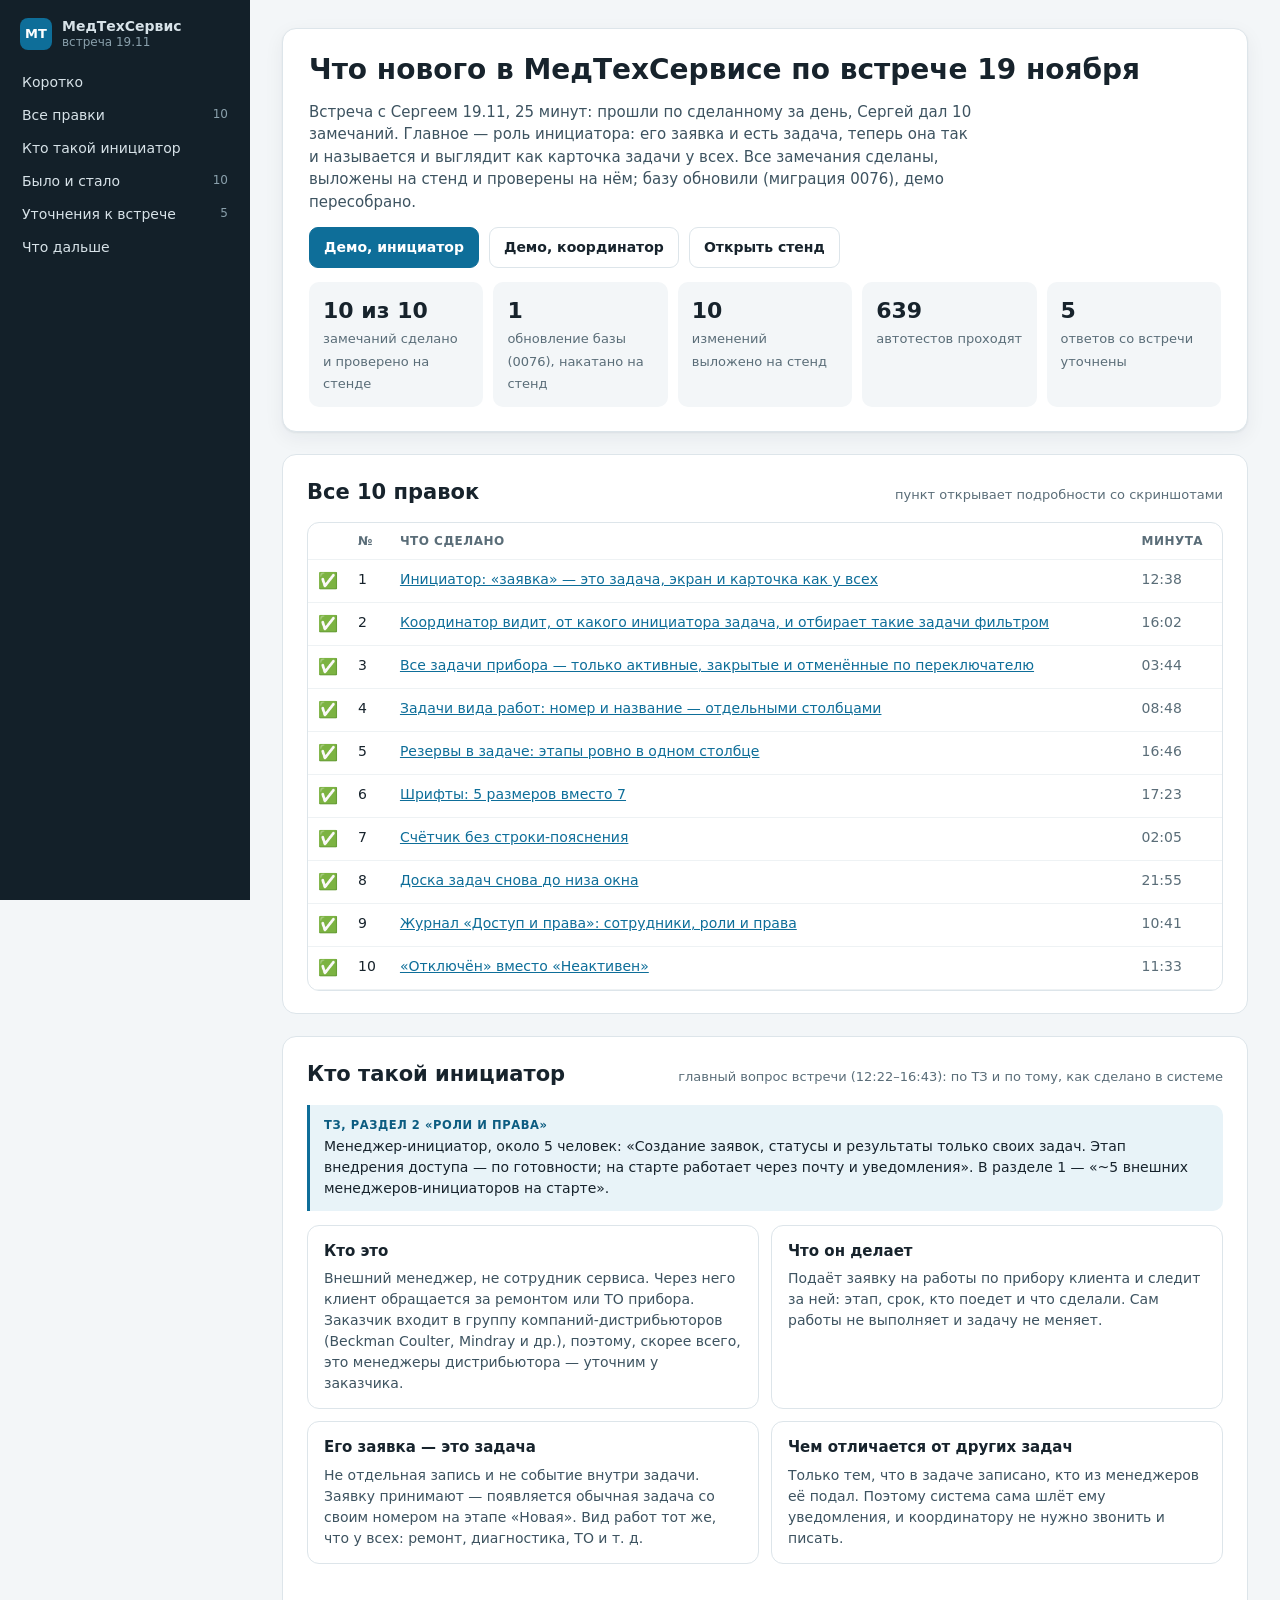
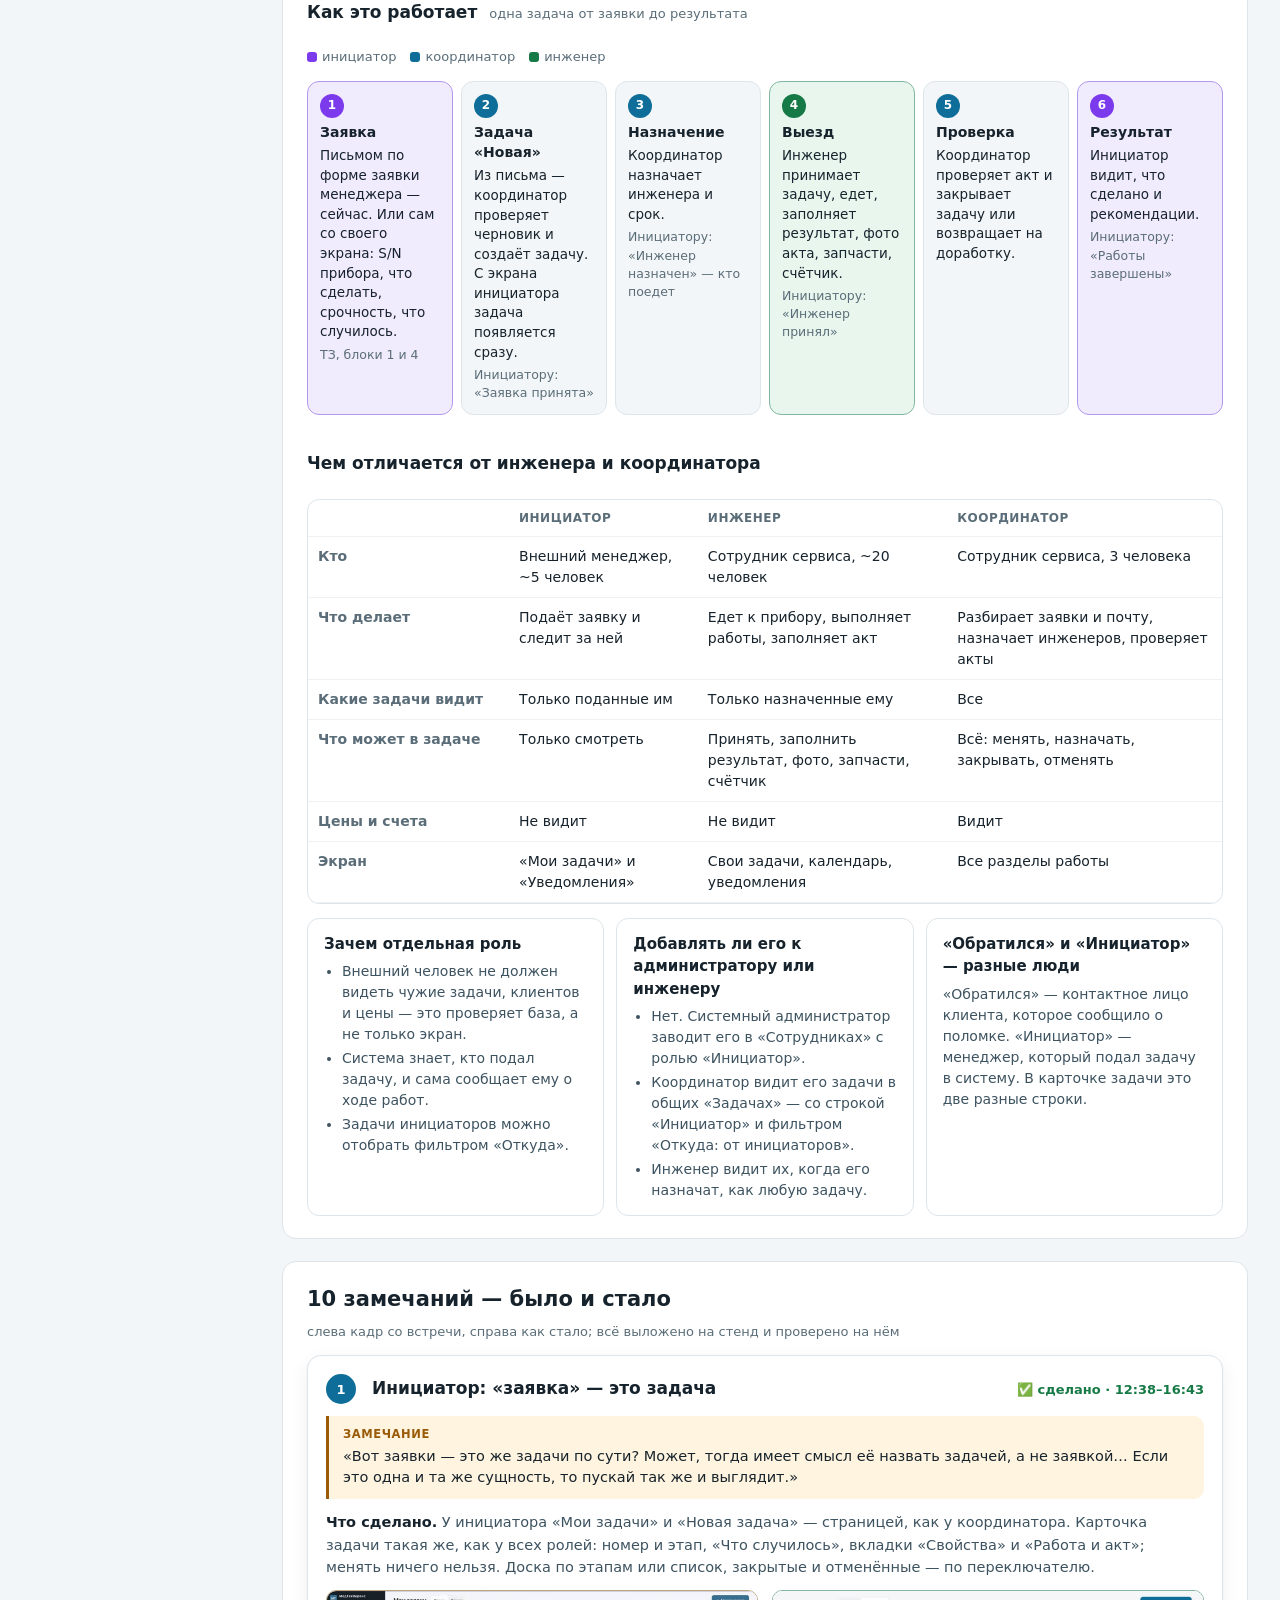
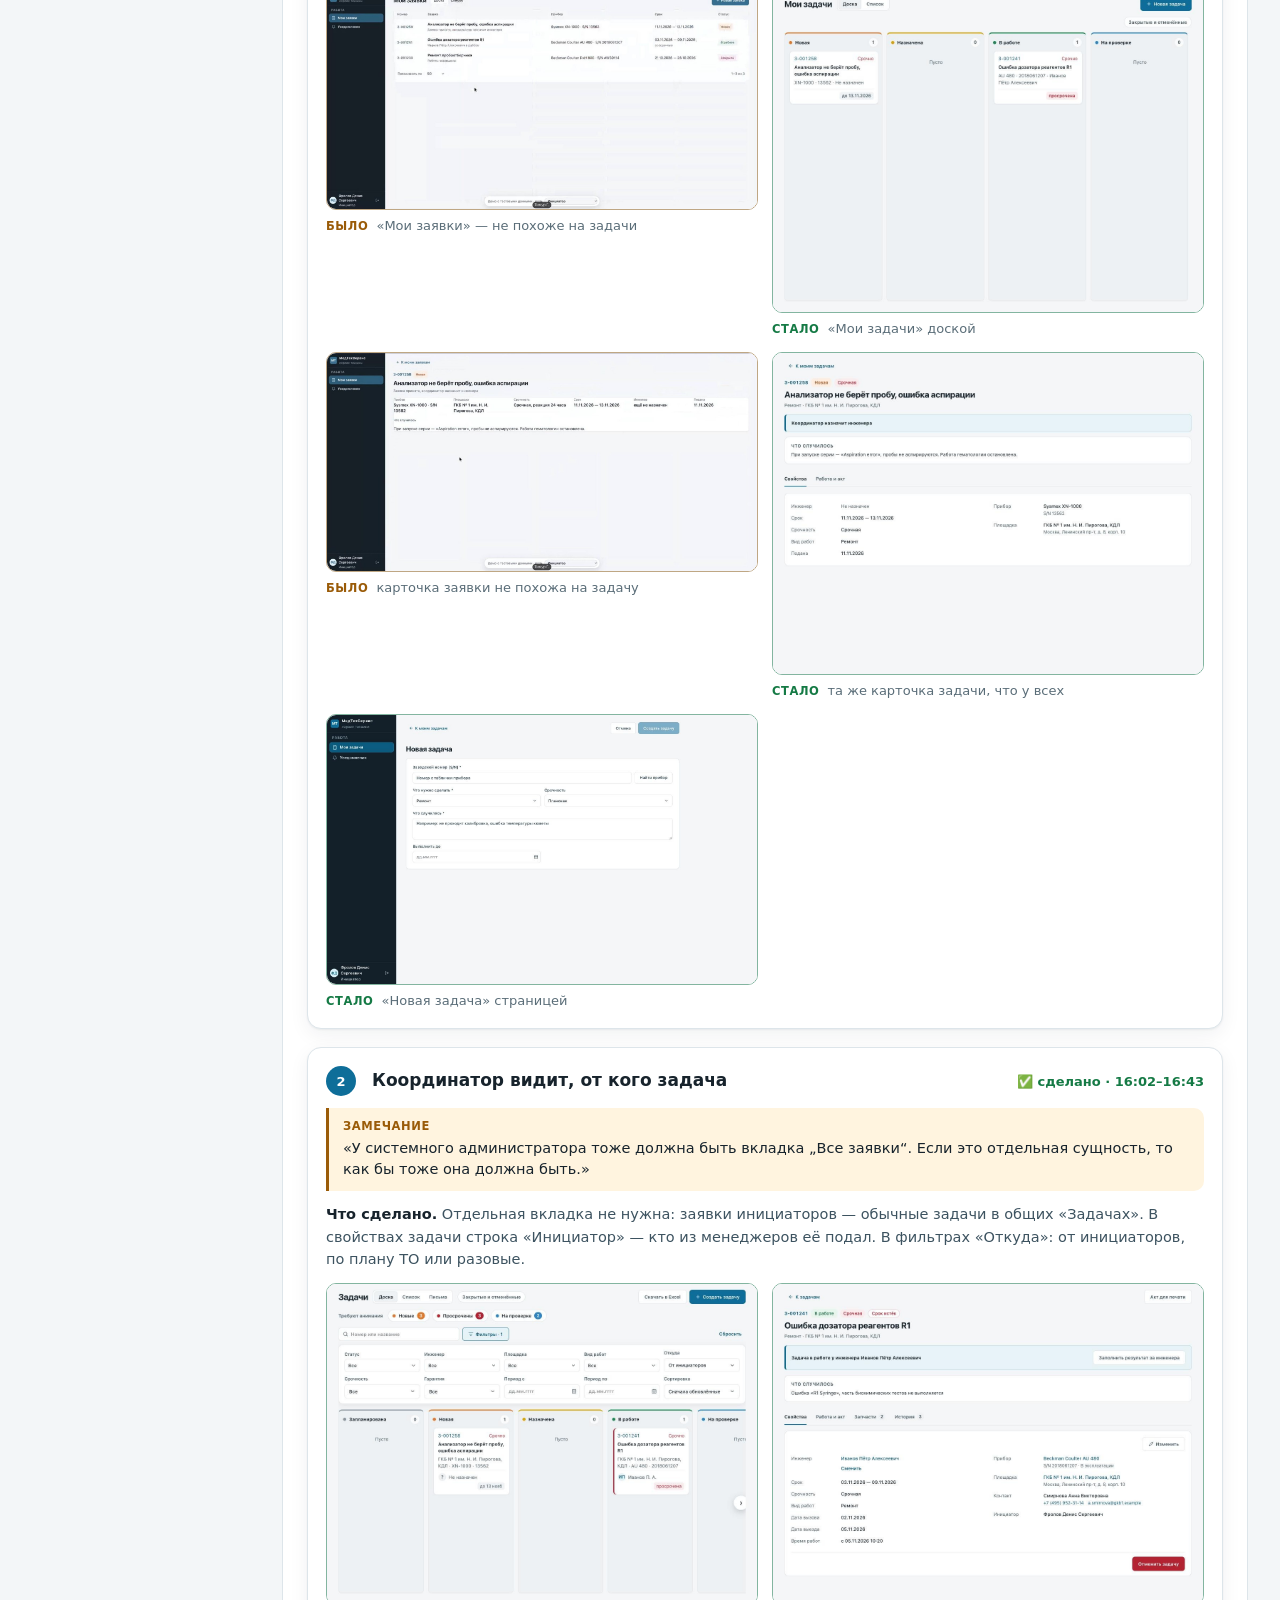
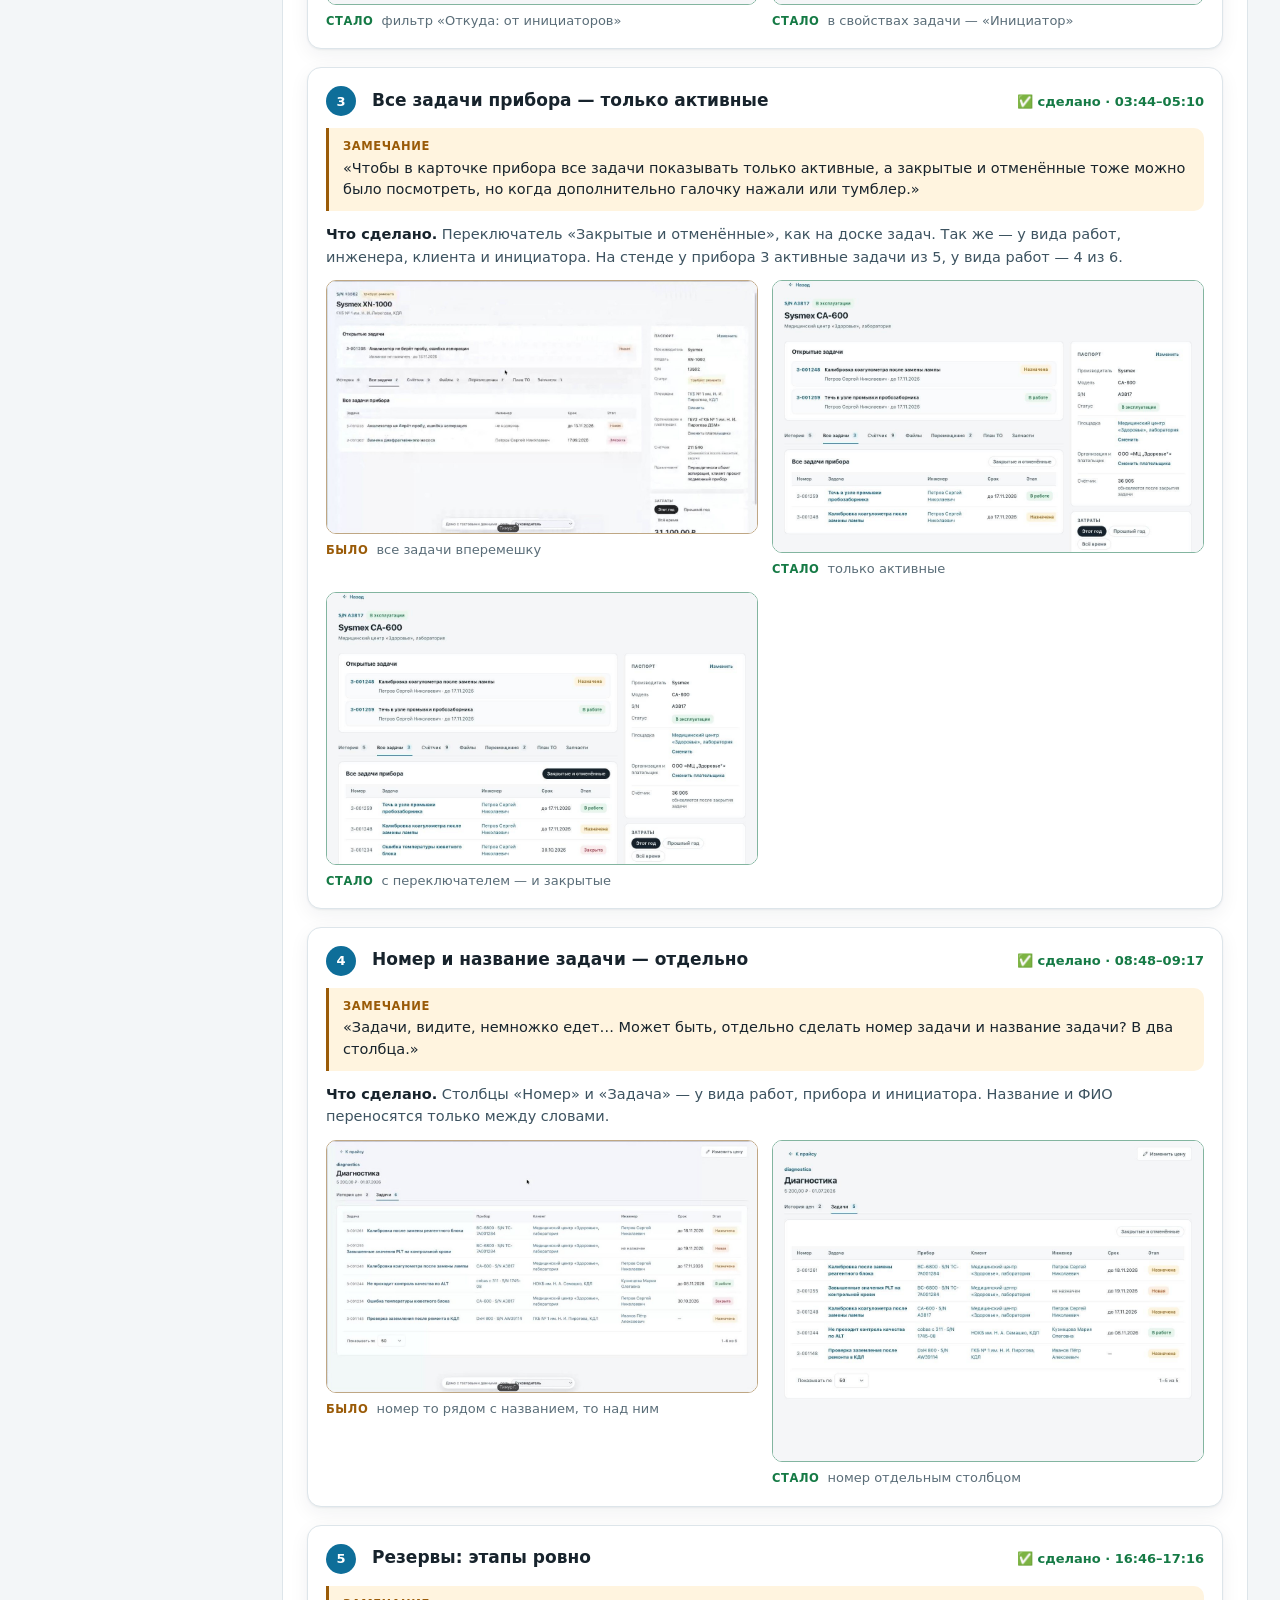
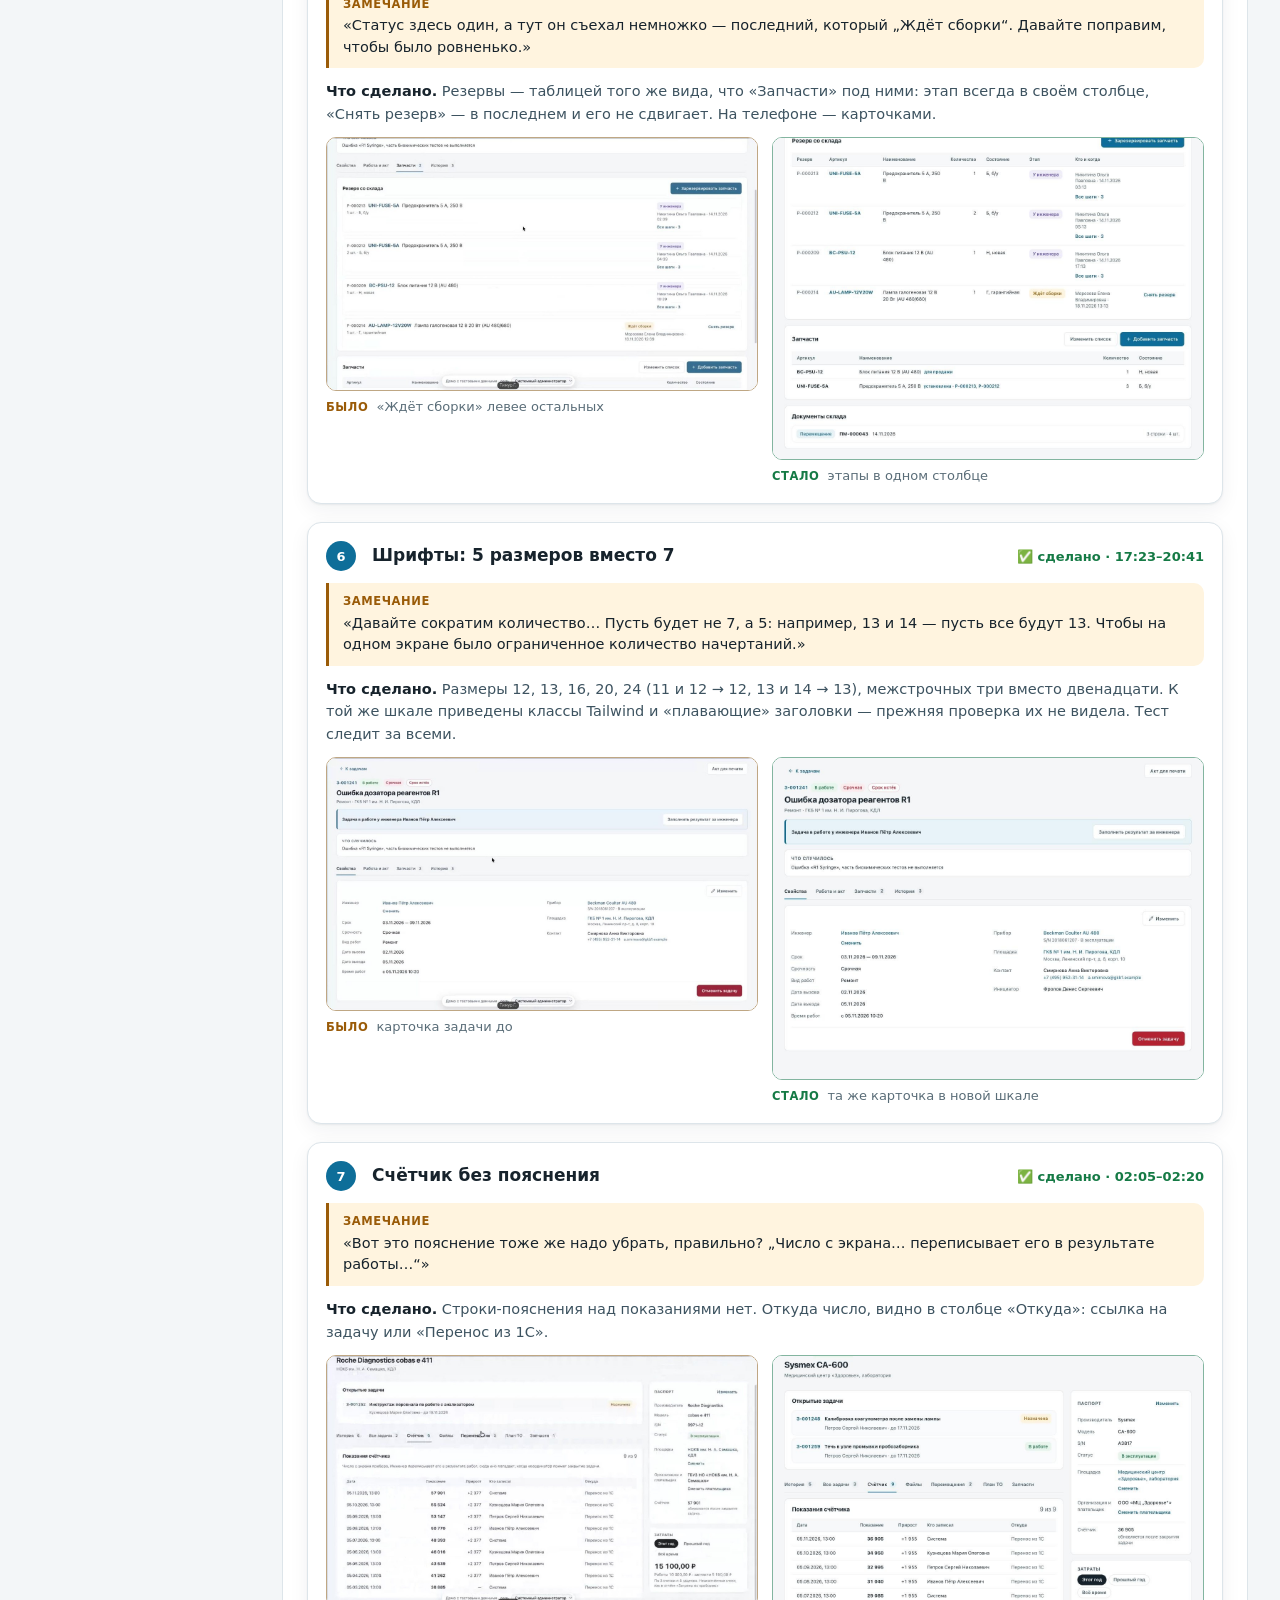
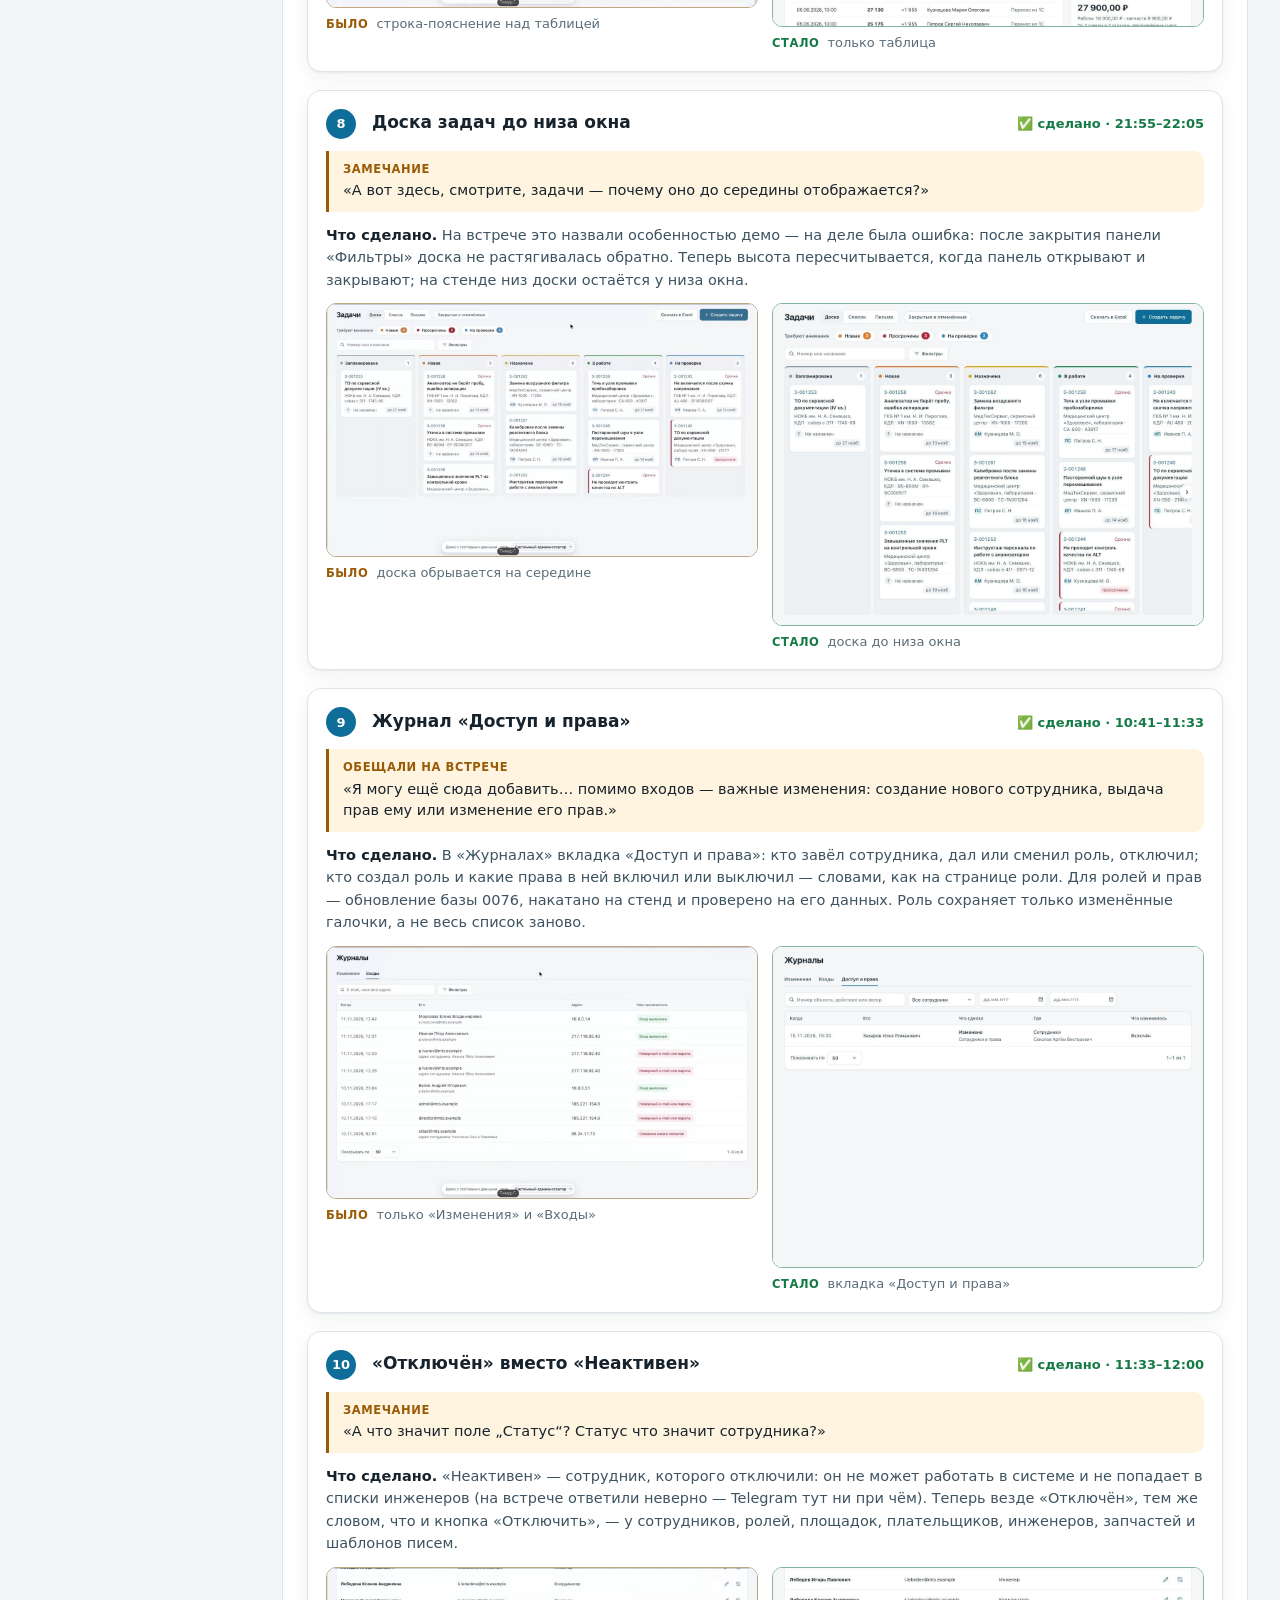
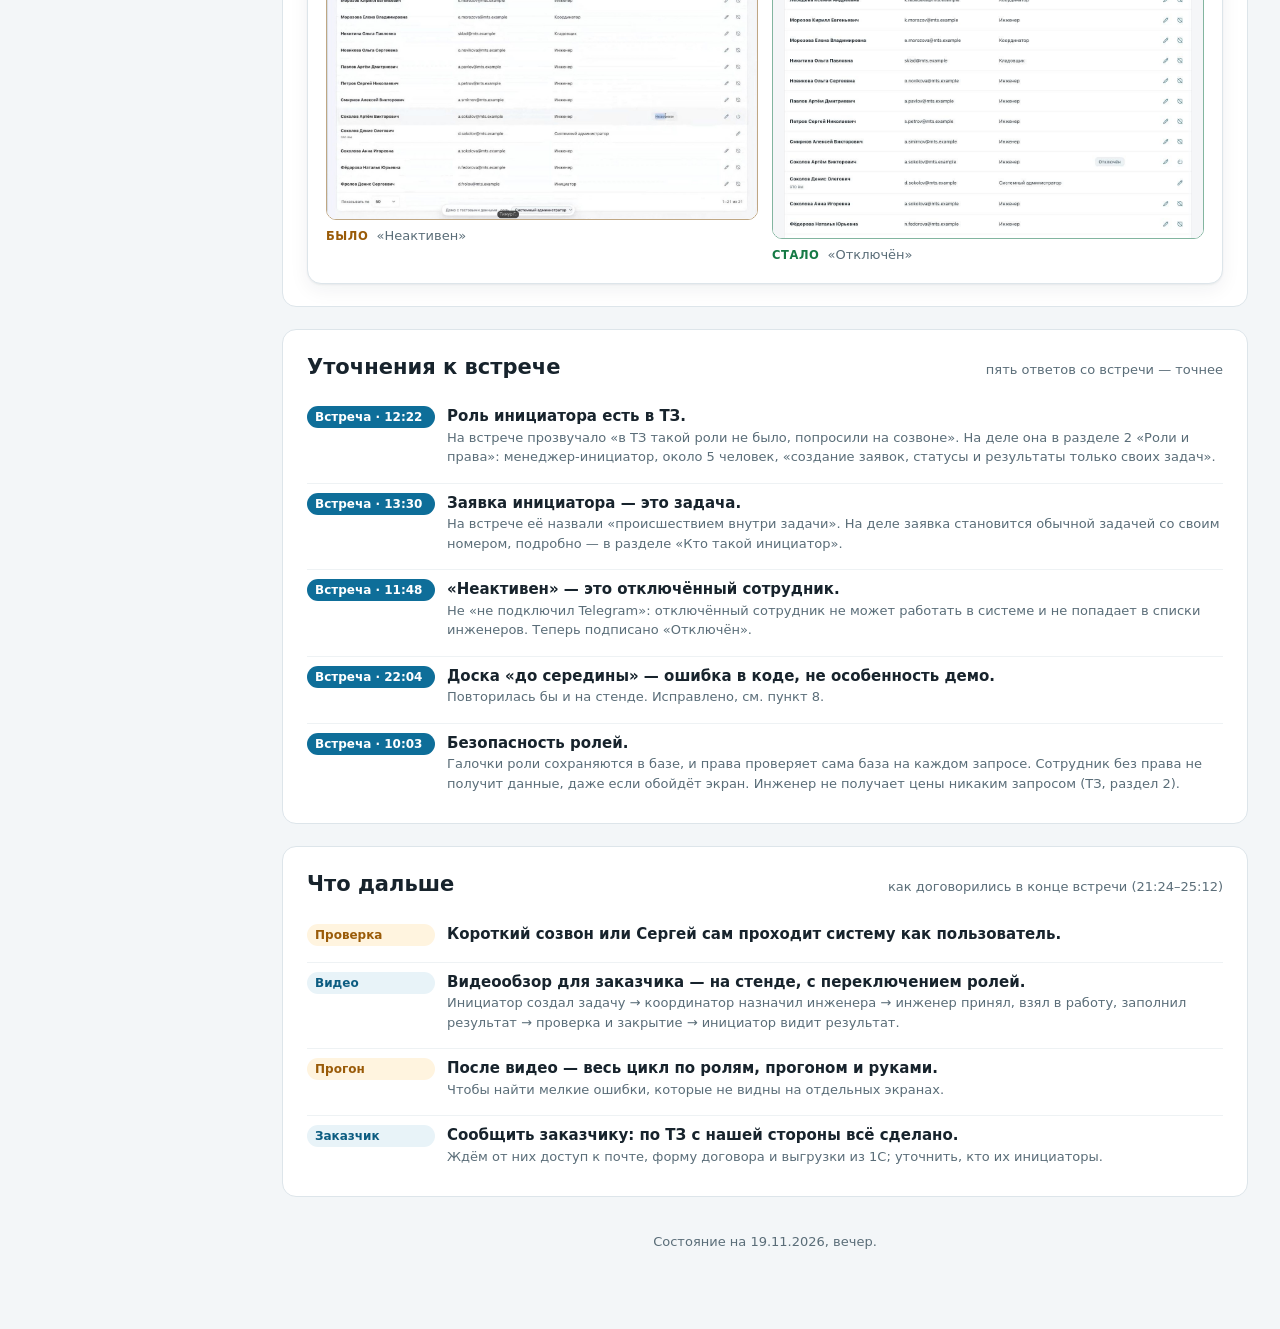
<file: whatsnew/vstrecha-19-11/index.html>
<!doctype html>
<html lang="ru">
<head>
<meta charset="utf-8">
<meta name="viewport" content="width=device-width, initial-scale=1, viewport-fit=cover">
<title>Что нового: встреча 19.11</title>
<meta name="description" content="Встреча с Сергеем 19.11: 10 замечаний «было → стало» и подробно о роли инициатора.">
<link rel="icon" href="../../favicon.svg" type="image/svg+xml">
<style>
html, body { margin: 0; }
img { max-width: 100%; }
[hidden] { display: none !important; }
</style>
<style>
/* Раскладка: тёмное меню разделов слева, как в самой CRM; справа по разделу — что появилось, где нажать, кадр. */
:root {
  --bg: #f3f6f8; --surface: #ffffff; --ink: #17232c; --ink-soft: #3d5360; --muted: #5a6d78;
  --border: #dde5ea; --border-soft: #eef2f4;
  --accent: #0e6e99; --accent-dark: #0c5c81; --accent-soft: #e8f3f8;
  --side: #132029; --side-soft: #1c333f; --side-text: #d7e2e8; --side-muted: #8aa0ac;
  --new: #157a45; --new-soft: #e8f6ee; --fix: #9a5b08; --fix-soft: #fff4df; --ask: #7c3aed; --ask-soft: #f1ebfe;
  --font: system-ui, -apple-system, BlinkMacSystemFont, "Segoe UI", "Noto Sans", Arial, sans-serif;
  --shadow: 0 1px 2px rgb(23 35 44 / 6%), 0 6px 20px rgb(23 35 44 / 6%);
}
@media (prefers-color-scheme: dark) { :root:not([data-theme="light"]) {
  --bg: #0f171d; --surface: #16212a; --ink: #e6edf1; --ink-soft: #b9c7cf; --muted: #93a6b1;
  --border: #26343e; --border-soft: #1d2a33; --accent: #5cb4dd; --accent-dark: #8ccbe8; --accent-soft: #15303e;
  --side: #0b1217; --side-soft: #17262f; --side-text: #d7e2e8; --side-muted: #7f95a1;
  --new: #5fcf93; --new-soft: #14301f; --fix: #f0b65c; --fix-soft: #33270f; --ask: #b79cff; --ask-soft: #2a2140;
  --shadow: 0 1px 2px rgb(0 0 0 / 30%); color-scheme: dark; } }
:root[data-theme="dark"] {
  --bg: #0f171d; --surface: #16212a; --ink: #e6edf1; --ink-soft: #b9c7cf; --muted: #93a6b1;
  --border: #26343e; --border-soft: #1d2a33; --accent: #5cb4dd; --accent-dark: #8ccbe8; --accent-soft: #15303e;
  --side: #0b1217; --side-soft: #17262f; --side-text: #d7e2e8; --side-muted: #7f95a1;
  --new: #5fcf93; --new-soft: #14301f; --fix: #f0b65c; --fix-soft: #33270f; --ask: #b79cff; --ask-soft: #2a2140;
  --shadow: 0 1px 2px rgb(0 0 0 / 30%); color-scheme: dark; }
* { box-sizing: border-box; }
body { background: var(--bg); color: var(--ink); font-family: var(--font); font-size: 15px; line-height: 1.5; }
a { color: var(--accent); }
.layout { display: grid; grid-template-columns: 250px minmax(0, 1fr); min-height: 100vh; }
.side { position: sticky; top: 0; height: 100vh; overflow-y: auto; padding: 18px 12px 24px; background: var(--side); color: var(--side-text); }
.brand { display: flex; align-items: center; gap: 10px; padding: 0 8px 16px; }
.brand b { display: grid; place-items: center; width: 32px; height: 32px; border-radius: 8px; background: var(--accent); color: var(--surface); font-size: 13px; }
.brand span { display: grid; font-size: 14px; font-weight: 700; line-height: 1.2; }
.brand small { color: var(--side-muted); font-weight: 400; font-size: 12px; }
.side h3 { margin: 16px 8px 6px; color: var(--side-muted); font-size: 11px; font-weight: 700; letter-spacing: .08em; text-transform: uppercase; }
.side a { display: flex; justify-content: space-between; gap: 8px; padding: 6px 10px; border-radius: 7px; color: var(--side-text); text-decoration: none; font-size: 14px; }
.side a:hover, .side a:focus-visible { background: var(--side-soft); outline: none; }
.side a i { color: var(--side-muted); font-style: normal; font-size: 12px; font-variant-numeric: tabular-nums; }
.main { min-width: 0; padding-block: 28px 64px; padding-left: max(32px, env(safe-area-inset-left, 0px)); padding-right: max(32px, env(safe-area-inset-right, 0px)); }
.wrap { max-width: 1120px; margin: 0 auto; display: grid; gap: 22px; }
.hero { display: grid; gap: 14px; padding: 24px 26px; border: 1px solid var(--border); border-radius: 14px; background: var(--surface); box-shadow: var(--shadow); }
.hero h1 { margin: 0; font-size: 28px; line-height: 1.2; text-wrap: balance; }
.hero p { margin: 0; max-width: 70ch; color: var(--ink-soft); }
.links { display: flex; flex-wrap: wrap; gap: 10px; }
.btn { display: inline-flex; align-items: center; gap: 6px; padding: 9px 14px; border-radius: 9px; border: 1px solid var(--border); background: var(--surface); color: var(--ink); font-weight: 600; font-size: 14px; text-decoration: none; }
.btn--main { border-color: var(--accent); background: var(--accent); color: var(--surface); }
.legend { display: flex; flex-wrap: wrap; gap: 8px 16px; color: var(--muted); font-size: 13px; }
.stats { display: grid; grid-template-columns: repeat(auto-fit, minmax(150px, 1fr)); gap: 10px; }
.stat { padding: 12px 14px; border-radius: 10px; background: var(--bg); }
.stat strong { display: block; font-size: 22px; font-variant-numeric: tabular-nums; }
.stat span { color: var(--muted); font-size: 13px; }
.tag { display: inline-block; flex: 0 0 auto; padding: 2px 8px; border-radius: 999px; font-size: 12px; font-weight: 600; white-space: nowrap; }
.tag--ask { color: var(--ask); background: var(--ask-soft); }
.tag--new { color: var(--new); background: var(--new-soft); }
.tag--fix { color: var(--fix); background: var(--fix-soft); }
.tag--wait { color: var(--accent-dark); background: var(--accent-soft); }
.tag--meet { color: var(--surface); background: var(--accent); }
.part h3.sub { display: flex; flex-wrap: wrap; align-items: baseline; gap: 4px 12px; margin: 22px 0 8px; font-size: 17px; }
.part h3.sub .where { font-size: 13px; font-weight: 500; }
section.part { scroll-margin-top: 16px; display: grid; gap: 14px; padding: 22px 24px; border: 1px solid var(--border); border-radius: 14px; background: var(--surface); }
.part header { display: flex; flex-wrap: wrap; align-items: baseline; justify-content: space-between; gap: 6px 16px; }
.part h2 { margin: 0; font-size: 21px; }
.where { color: var(--muted); font-size: 13px; }
.where a { font-weight: 600; }
ul.items { display: grid; gap: 8px; margin: 0; padding: 0; list-style: none; }
ul.items li { display: grid; grid-template-columns: 128px minmax(0, 1fr); gap: 4px 12px; align-items: baseline; padding: 8px 0; border-top: 1px solid var(--border-soft); }
ul.items li:first-child { border-top: 0; }
ul.items li > div { min-width: 0; }
ul.items b { font-weight: 650; }
ul.items small { display: block; color: var(--muted); font-size: 13px; }
.shots { display: grid; grid-template-columns: repeat(auto-fit, minmax(300px, 1fr)); gap: 12px; }
figure { margin: 0; display: grid; gap: 6px; }
.shot { display: block; width: 100%; padding: 0; overflow: hidden; border: 1px solid var(--border); border-radius: 10px; background: var(--bg); cursor: zoom-in; }
.shot:focus-visible { outline: 3px solid var(--accent); outline-offset: 2px; }
figure img { display: block; width: 100%; height: auto; max-width: 100%; aspect-ratio: 16 / 10; object-fit: cover; object-position: top left; transition: transform .2s ease; }
.shot:hover img { transform: scale(1.015); }
figcaption { color: var(--muted); font-size: 13px; }
.note { margin: 0; padding: 12px 14px; border-radius: 10px; background: var(--accent-soft); color: var(--ink-soft); font-size: 14px; }
.scenario { display: grid; gap: 6px; margin: 0; padding-left: 22px; }
.foot { color: var(--muted); font-size: 13px; text-align: center; }

/* Просмотр скриншота на весь экран: внутри страницы, без перехода по ссылке */
.viewer { position: fixed; inset: 0; z-index: 50; display: grid; grid-template-rows: auto minmax(0, 1fr) auto; background: rgb(8 14 18 / 92%); color: #eef3f6;
  padding: max(10px, env(safe-area-inset-top, 0px)) max(12px, env(safe-area-inset-right, 0px)) max(10px, env(safe-area-inset-bottom, 0px)) max(12px, env(safe-area-inset-left, 0px)); }
.viewer[hidden] { display: none; }
.viewer__bar { display: flex; align-items: center; justify-content: space-between; gap: 12px; padding: 4px 4px 10px; font-size: 14px; }
.viewer__count { color: #a9bac4; font-variant-numeric: tabular-nums; }
.viewer__stage { position: relative; display: grid; place-items: center; min-height: 0; overflow: auto; }
.viewer__stage img { max-width: 100%; max-height: 100%; width: auto; height: auto; aspect-ratio: auto; object-fit: contain; border-radius: 8px; box-shadow: 0 10px 40px rgb(0 0 0 / 45%); cursor: zoom-in; }
.viewer--full .viewer__stage { place-items: start center; }
.viewer--full .viewer__stage img { max-width: none; max-height: none; cursor: zoom-out; }
.viewer__caption { padding: 10px 4px 2px; color: #d6e1e7; font-size: 14px; text-align: center; }
.viewer__btn { display: grid; place-items: center; min-width: 44px; height: 44px; padding: 0 12px; border: 1px solid rgb(255 255 255 / 25%); border-radius: 999px; color: #fff; background: rgb(255 255 255 / 10%); font-size: 15px; cursor: pointer; }
.viewer__btn:hover, .viewer__btn:focus-visible { background: rgb(255 255 255 / 22%); outline: none; }
.viewer__nav { position: absolute; top: 50%; z-index: 2; width: 52px; height: 52px; padding: 0 0 4px; font-size: 30px; transform: translateY(-50%); }
.viewer__nav--prev { left: 6px; }
.viewer__nav--next { right: 6px; }
@media (max-width: 900px) {
  .layout { grid-template-columns: minmax(0, 1fr); }
  .side { position: static; height: auto; padding: 12px max(16px, env(safe-area-inset-right, 0px)) 12px max(16px, env(safe-area-inset-left, 0px)); }
  .side nav { display: flex; gap: 6px; overflow-x: auto; padding-bottom: 4px; }
  .side h3 { display: none; }
  .side a { flex: 0 0 auto; background: var(--side-soft); }
  .side a i { display: none; }
  .main { padding-left: max(16px, env(safe-area-inset-left, 0px)); padding-right: max(16px, env(safe-area-inset-right, 0px)); }
  .stats { grid-template-columns: repeat(2, minmax(0, 1fr)); }
  ul.items li { grid-template-columns: minmax(0, 1fr); }
  section.part, .hero { padding: 16px; }
}
@media (prefers-reduced-motion: reduce) { figure img { transition: none; } }

/* Сводная таблица правок встречи */
.sum { width: 100%; border-collapse: collapse; font-size: 14px; }
.sum th, .sum td { padding: 9px 10px; border-bottom: 1px solid var(--border-soft); text-align: left; vertical-align: top; }
.sum th { color: var(--muted); font-size: 12px; font-weight: 600; text-transform: uppercase; letter-spacing: .04em; }
.sum td.mark { width: 28px; font-size: 16px; }
.sum td.min { white-space: nowrap; color: var(--muted); font-variant-numeric: tabular-nums; }
.sum-wrap { overflow-x: auto; border: 1px solid var(--border); border-radius: 12px; background: var(--surface); }
.part h3.sub { display: flex; flex-wrap: wrap; align-items: baseline; gap: 4px 12px; margin: 22px 0 8px; font-size: 17px; }
.part h3.sub .where { font-size: 13px; font-weight: 500; }
.asks { display: grid; gap: 18px; }
.ask { display: grid; gap: 12px; min-width: 0; padding: 18px; border: 1px solid var(--border); border-radius: 14px; background: var(--surface); box-shadow: var(--shadow); scroll-margin-top: 16px; }
.ask__head { display: flex; flex-wrap: wrap; align-items: center; gap: 8px 12px; }
.ask__n { display: inline-grid; place-items: center; min-width: 30px; height: 30px; border-radius: 999px; background: var(--accent); color: var(--surface); font-size: 13px; font-weight: 700; font-variant-numeric: tabular-nums; }
.ask__head h3 { flex: 1 1 260px; min-width: 0; margin: 0; font-size: 17px; text-wrap: balance; }
.ask__state { color: var(--new); font-size: 13px; font-weight: 600; white-space: nowrap; }
.ask blockquote { margin: 0; padding: 10px 14px; border-left: 3px solid var(--fix); border-radius: 0 10px 10px 0; background: var(--fix-soft); color: var(--ink); font-size: 14.5px; line-height: 1.5; }
.ask blockquote small { display: block; margin-bottom: 2px; color: var(--fix); font-size: 11.5px; font-weight: 700; letter-spacing: .05em; text-transform: uppercase; }
.ask__done { margin: 0; color: var(--ink-soft); font-size: 14.5px; line-height: 1.55; }
.ask__done b { color: var(--ink); }
.ask__list { display: grid; gap: 6px; margin: 0; padding-left: 18px; color: var(--ink-soft); font-size: 14px; line-height: 1.5; }
.ask__list b { color: var(--ink); }
.ba { display: grid; grid-template-columns: 1fr 1fr; align-items: start; gap: 14px; }
.ba--one { grid-template-columns: minmax(0, 720px); }
.ba figure { display: grid; gap: 6px; min-width: 0; margin: 0; }
.ba figcaption { color: var(--muted); font-size: 13px; }
.ba figcaption span { margin-right: 4px; font-size: 11.5px; font-weight: 700; letter-spacing: .05em; text-transform: uppercase; }
.ba__before figcaption span { color: var(--fix); }
.ba__after figcaption span { color: var(--new); }
.ba__before .shot { border-color: color-mix(in srgb, var(--fix) 45%, var(--border)); }
.ba__after .shot { border-color: color-mix(in srgb, var(--new) 45%, var(--border)); }
/* В «было / стало» картинка целиком: обрезка по бокам прятала то, о чём замечание (кнопки справа). */
.ba figure img { aspect-ratio: auto; max-height: 520px; object-fit: contain; object-position: top center; background: var(--surface); }
@media (max-width: 760px) { .ba { grid-template-columns: 1fr; } }
.ux-intro { margin: 0 0 16px; max-width: 72ch; color: var(--muted, inherit); line-height: 1.55; }

/* Итог дня: две колонки галочек со ссылками на подробности */
.groups { display: grid; grid-template-columns: repeat(auto-fit, minmax(320px, 1fr)); gap: 8px 28px; align-items: start; }
.group { display: grid; gap: 4px; min-width: 0; }
.group h3 { margin: 10px 0 2px; font-size: 15px; }
.group h3:first-child { margin-top: 0; }
ul.checks { display: grid; margin: 0; padding: 0; list-style: none; }
ul.checks li { display: grid; grid-template-columns: 24px minmax(0, 1fr); gap: 8px; align-items: baseline; padding: 6px 0; border-top: 1px solid var(--border-soft); font-size: 14.5px; }
ul.checks li:first-child { border-top: 0; }
ul.checks a { color: var(--ink); text-decoration: none; }
ul.checks a:hover, ul.checks a:focus-visible { color: var(--accent); text-decoration: underline; }
.sum td b { font-weight: 650; }
@media (max-width: 900px) { .groups { grid-template-columns: minmax(0, 1fr); } }
/* Таблица сверки на телефоне — строками-карточками: пять колонок в 390px не помещаются */
@media (max-width: 760px) {
  .sum--stack thead { display: none; }
  .sum--stack tr { display: grid; grid-template-columns: 24px 26px minmax(0, 1fr); gap: 3px 8px; padding: 10px 12px; border-bottom: 1px solid var(--border-soft); }
  .sum--stack tr:last-child { border-bottom: 0; }
  .sum--stack td { display: block; padding: 0; border: 0; }
  .sum--stack td.mark { grid-column: 1; grid-row: 1 / span 3; width: auto; }
  .sum--stack td:nth-child(2) { grid-column: 2; grid-row: 1 / span 3; color: var(--muted); }
  .sum--stack td:nth-child(n+3) { grid-column: 3; }
  .sum--stack td.min { font-size: 12.5px; }
  .sum--stack td.min::before { content: "Минута записи "; }
  .sum--stack td:nth-child(5) { color: var(--ink-soft); }
}

/* Как устроена работа инициатора: шаги слева направо, на телефоне — столбиком */
.flow { display: grid; grid-template-columns: repeat(6, minmax(0, 1fr)); gap: 8px; margin: 0; padding: 0; list-style: none; counter-reset: step; }
.flow li { position: relative; display: grid; align-content: start; gap: 4px; min-width: 0; padding: 12px; border: 1px solid var(--border); border-radius: 12px; background: var(--bg); font-size: 13.5px; line-height: 1.45; counter-increment: step; }
.flow li::before { content: counter(step); display: inline-grid; place-items: center; width: 24px; height: 24px; border-radius: 999px; background: var(--accent); color: var(--surface); font-size: 12px; font-weight: 700; }
.flow li b { font-size: 14px; }
.flow li small { color: var(--muted); font-size: 12.5px; }
.flow li.who-init { border-color: color-mix(in srgb, var(--ask) 45%, var(--border)); background: var(--ask-soft); }
.flow li.who-init::before { background: var(--ask); }
.flow li.who-eng { border-color: color-mix(in srgb, var(--new) 45%, var(--border)); background: var(--new-soft); }
.flow li.who-eng::before { background: var(--new); }
.flow-legend { display: flex; flex-wrap: wrap; gap: 6px 14px; color: var(--muted); font-size: 13px; }
.flow-legend i { display: inline-block; width: 10px; height: 10px; margin-right: 5px; border-radius: 3px; vertical-align: -1px; }
.facts { display: grid; grid-template-columns: repeat(2, minmax(0, 1fr)); gap: 12px; }
.facts--3 { grid-template-columns: repeat(3, minmax(0, 1fr)); }
.fact { display: grid; align-content: start; gap: 6px; min-width: 0; padding: 14px 16px; border: 1px solid var(--border); border-radius: 12px; background: var(--surface); }
.fact h3 { margin: 0; font-size: 15px; }
.fact p, .fact ul { margin: 0; color: var(--ink-soft); font-size: 14px; line-height: 1.5; }
.fact ul { padding-left: 18px; display: grid; gap: 3px; }
.roles td:first-child { width: 22%; color: var(--muted); font-weight: 600; }
.roles td { min-width: 150px; }
.tz { margin: 0; padding: 12px 14px; border-left: 3px solid var(--accent); border-radius: 0 10px 10px 0; background: var(--accent-soft); color: var(--ink); font-size: 14px; line-height: 1.5; }
.tz small { display: block; margin-bottom: 2px; color: var(--accent-dark); font-size: 11.5px; font-weight: 700; letter-spacing: .05em; text-transform: uppercase; }
@media (max-width: 900px) { .flow, .facts, .facts--3 { grid-template-columns: minmax(0, 1fr); } .roles td:first-child { width: auto; } }
</style>
</head>
<body>
<div class="layout">
  <aside class="side" aria-label="Разделы">
    <div class="brand"><b>МТ</b><span>МедТехСервис<small>встреча 19.11</small></span></div>
    <nav>
      <a href="#top">Коротко</a>
      <a href="#summary">Все правки <i>10</i></a>
      <a href="#initiator">Кто такой инициатор</a>
      <a href="#asks">Было и стало <i>10</i></a>
      <a href="#notes">Уточнения к встрече <i>5</i></a>
      <a href="#next">Что дальше</a>
    </nav>
  </aside>

  <main class="main">
    <div class="wrap">
      <section class="hero" id="top">
        <h1>Что нового в МедТехСервисе по встрече 19 ноября</h1>
        <p>Встреча с Сергеем 19.11, 25 минут: прошли по сделанному за день, Сергей дал 10 замечаний. Главное — роль инициатора: его заявка и есть задача, теперь она так и называется и выглядит как карточка задачи у всех. Все замечания сделаны, выложены на стенд и проверены на нём; базу обновили (миграция 0076), демо пересобрано.</p>
        <div class="links">
          <a class="btn btn--main" href="https://pochuvstvuyvkus.github.io/medtech-demo/?role=initiator" target="_blank" rel="noopener">Демо, инициатор</a>
          <a class="btn" href="https://pochuvstvuyvkus.github.io/medtech-demo/?role=coordinator" target="_blank" rel="noopener">Демо, координатор</a>
          <a class="btn" href="https://medtechservice-89-111-154-253.sslip.io" target="_blank" rel="noopener">Открыть стенд</a>
        </div>
        <div class="stats">
          <div class="stat"><strong>10 из 10</strong><span>замечаний сделано и проверено на стенде</span></div>
          <div class="stat"><strong>1</strong><span>обновление базы (0076), накатано на стенд</span></div>
          <div class="stat"><strong>10</strong><span>изменений выложено на стенд</span></div>
          <div class="stat"><strong>639</strong><span>автотестов проходят</span></div>
          <div class="stat"><strong>5</strong><span>ответов со встречи уточнены</span></div>
        </div>
      </section>

      <section class="part" id="summary">
        <header><h2>Все 10 правок</h2><span class="where">пункт открывает подробности со скриншотами</span></header>
        <div class="sum-wrap"><table class="sum sum--stack"><thead><tr><th></th><th>№</th><th>Что сделано</th><th>Минута</th></tr></thead><tbody>
          <tr><td class="mark">✅</td><td>1</td><td><a href="#m3-1">Инициатор: «заявка» — это задача, экран и карточка как у всех</a></td><td class="min">12:38</td></tr>
          <tr><td class="mark">✅</td><td>2</td><td><a href="#m3-2">Координатор видит, от какого инициатора задача, и отбирает такие задачи фильтром</a></td><td class="min">16:02</td></tr>
          <tr><td class="mark">✅</td><td>3</td><td><a href="#m3-3">Все задачи прибора — только активные, закрытые и отменённые по переключателю</a></td><td class="min">03:44</td></tr>
          <tr><td class="mark">✅</td><td>4</td><td><a href="#m3-4">Задачи вида работ: номер и название — отдельными столбцами</a></td><td class="min">08:48</td></tr>
          <tr><td class="mark">✅</td><td>5</td><td><a href="#m3-5">Резервы в задаче: этапы ровно в одном столбце</a></td><td class="min">16:46</td></tr>
          <tr><td class="mark">✅</td><td>6</td><td><a href="#m3-6">Шрифты: 5 размеров вместо 7</a></td><td class="min">17:23</td></tr>
          <tr><td class="mark">✅</td><td>7</td><td><a href="#m3-7">Счётчик без строки-пояснения</a></td><td class="min">02:05</td></tr>
          <tr><td class="mark">✅</td><td>8</td><td><a href="#m3-8">Доска задач снова до низа окна</a></td><td class="min">21:55</td></tr>
          <tr><td class="mark">✅</td><td>9</td><td><a href="#m3-9">Журнал «Доступ и права»: сотрудники, роли и права</a></td><td class="min">10:41</td></tr>
          <tr><td class="mark">✅</td><td>10</td><td><a href="#m3-10">«Отключён» вместо «Неактивен»</a></td><td class="min">11:33</td></tr>
        </tbody></table></div>
      </section>

      <section class="part" id="initiator">
        <header><h2>Кто такой инициатор</h2><span class="where">главный вопрос встречи (12:22–16:43): по ТЗ и по тому, как сделано в системе</span></header>
        <p class="tz"><small>ТЗ, раздел 2 «Роли и права»</small>Менеджер-инициатор, около 5 человек: «Создание заявок, статусы и результаты только своих задач. Этап внедрения доступа — по готовности; на старте работает через почту и уведомления». В разделе 1 — «~5 внешних менеджеров-инициаторов на старте».</p>

        <div class="facts">
          <div class="fact">
            <h3>Кто это</h3>
            <p>Внешний менеджер, не сотрудник сервиса. Через него клиент обращается за ремонтом или ТО прибора. Заказчик входит в группу компаний-дистрибьюторов (Beckman Coulter, Mindray и др.), поэтому, скорее всего, это менеджеры дистрибьютора — уточним у заказчика.</p>
          </div>
          <div class="fact">
            <h3>Что он делает</h3>
            <p>Подаёт заявку на работы по прибору клиента и следит за ней: этап, срок, кто поедет и что сделали. Сам работы не выполняет и задачу не меняет.</p>
          </div>
          <div class="fact">
            <h3>Его заявка — это задача</h3>
            <p>Не отдельная запись и не событие внутри задачи. Заявку принимают — появляется обычная задача со своим номером на этапе «Новая». Вид работ тот же, что у всех: ремонт, диагностика, ТО и т. д.</p>
          </div>
          <div class="fact">
            <h3>Чем отличается от других задач</h3>
            <p>Только тем, что в задаче записано, кто из менеджеров её подал. Поэтому система сама шлёт ему уведомления, и координатору не нужно звонить и писать.</p>
          </div>
        </div>

        <h3 class="sub">Как это работает <span class="where">одна задача от заявки до результата</span></h3>
        <div class="flow-legend"><span><i style="background: var(--ask)"></i>инициатор</span><span><i style="background: var(--accent)"></i>координатор</span><span><i style="background: var(--new)"></i>инженер</span></div>
        <ol class="flow">
          <li class="who-init"><b>Заявка</b>Письмом по форме заявки менеджера — сейчас. Или сам со своего экрана: S/N прибора, что сделать, срочность, что случилось.<small>ТЗ, блоки 1 и 4</small></li>
          <li><b>Задача «Новая»</b>Из письма — координатор проверяет черновик и создаёт задачу. С экрана инициатора задача появляется сразу.<small>Инициатору: «Заявка принята»</small></li>
          <li><b>Назначение</b>Координатор назначает инженера и срок.<small>Инициатору: «Инженер назначен» — кто поедет</small></li>
          <li class="who-eng"><b>Выезд</b>Инженер принимает задачу, едет, заполняет результат, фото акта, запчасти, счётчик.<small>Инициатору: «Инженер принял»</small></li>
          <li><b>Проверка</b>Координатор проверяет акт и закрывает задачу или возвращает на доработку.</li>
          <li class="who-init"><b>Результат</b>Инициатор видит, что сделано и рекомендации.<small>Инициатору: «Работы завершены»</small></li>
        </ol>

        <h3 class="sub">Чем отличается от инженера и координатора</h3>
        <div class="sum-wrap"><table class="sum roles"><thead><tr><th></th><th>Инициатор</th><th>Инженер</th><th>Координатор</th></tr></thead><tbody>
          <tr><td>Кто</td><td>Внешний менеджер, ~5 человек</td><td>Сотрудник сервиса, ~20 человек</td><td>Сотрудник сервиса, 3 человека</td></tr>
          <tr><td>Что делает</td><td>Подаёт заявку и следит за ней</td><td>Едет к прибору, выполняет работы, заполняет акт</td><td>Разбирает заявки и почту, назначает инженеров, проверяет акты</td></tr>
          <tr><td>Какие задачи видит</td><td>Только поданные им</td><td>Только назначенные ему</td><td>Все</td></tr>
          <tr><td>Что может в задаче</td><td>Только смотреть</td><td>Принять, заполнить результат, фото, запчасти, счётчик</td><td>Всё: менять, назначать, закрывать, отменять</td></tr>
          <tr><td>Цены и счета</td><td>Не видит</td><td>Не видит</td><td>Видит</td></tr>
          <tr><td>Экран</td><td>«Мои задачи» и «Уведомления»</td><td>Свои задачи, календарь, уведомления</td><td>Все разделы работы</td></tr>
        </tbody></table></div>

        <div class="facts facts--3">
          <div class="fact">
            <h3>Зачем отдельная роль</h3>
            <ul>
              <li>Внешний человек не должен видеть чужие задачи, клиентов и цены — это проверяет база, а не только экран.</li>
              <li>Система знает, кто подал задачу, и сама сообщает ему о ходе работ.</li>
              <li>Задачи инициаторов можно отобрать фильтром «Откуда».</li>
            </ul>
          </div>
          <div class="fact">
            <h3>Добавлять ли его к администратору или инженеру</h3>
            <ul>
              <li>Нет. Системный администратор заводит его в «Сотрудниках» с ролью «Инициатор».</li>
              <li>Координатор видит его задачи в общих «Задачах» — со строкой «Инициатор» и фильтром «Откуда: от инициаторов».</li>
              <li>Инженер видит их, когда его назначат, как любую задачу.</li>
            </ul>
          </div>
          <div class="fact">
            <h3>«Обратился» и «Инициатор» — разные люди</h3>
            <p>«Обратился» — контактное лицо клиента, которое сообщило о поломке. «Инициатор» — менеджер, который подал задачу в систему. В карточке задачи это две разные строки.</p>
          </div>
        </div>
      </section>

      <section class="part" id="asks">
        <header><h2>10 замечаний — было и стало</h2><span class="where">слева кадр со встречи, справа как стало; всё выложено на стенд и проверено на нём</span></header>
        <div class="asks">
          <article class="ask" id="m3-1">
            <header class="ask__head"><span class="ask__n">1</span><h3>Инициатор: «заявка» — это задача</h3><span class="ask__state">✅ сделано · 12:38–16:43</span></header>
            <blockquote><small>Замечание</small>«Вот заявки — это же задачи по сути? Может, тогда имеет смысл её назвать задачей, а не заявкой… Если это одна и та же сущность, то пускай так же и выглядит.»</blockquote>
            <p class="ask__done"><b>Что сделано.</b> У инициатора «Мои задачи» и «Новая задача» — страницей, как у координатора. Карточка задачи такая же, как у всех ролей: номер и этап, «Что случилось», вкладки «Свойства» и «Работа и акт»; менять ничего нельзя. Доска по этапам или список, закрытые и отменённые — по переключателю.</p>
            <div class="ba"><figure class="ba__before"><button class="shot" type="button" data-full="m3/before-initiator-list.jpg" aria-label="Открыть скриншот крупно"><img alt="Было: «Мои заявки» — не похоже на задачи" loading="lazy" src="m3/before-initiator-list.jpg"></button><figcaption><span>Было</span> «Мои заявки» — не похоже на задачи</figcaption></figure><figure class="ba__after"><button class="shot" type="button" data-full="m3/after-initiator-board.jpg" aria-label="Открыть скриншот крупно"><img alt="Стало: «Мои задачи» доской" loading="lazy" src="m3/after-initiator-board.jpg"></button><figcaption><span>Стало</span> «Мои задачи» доской</figcaption></figure><figure class="ba__before"><button class="shot" type="button" data-full="m3/before-initiator-card.jpg" aria-label="Открыть скриншот крупно"><img alt="Было: карточка заявки не похожа на задачу" loading="lazy" src="m3/before-initiator-card.jpg"></button><figcaption><span>Было</span> карточка заявки не похожа на задачу</figcaption></figure><figure class="ba__after"><button class="shot" type="button" data-full="m3/after-initiator-card.jpg" aria-label="Открыть скриншот крупно"><img alt="Стало: та же карточка задачи, что у всех" loading="lazy" src="m3/after-initiator-card.jpg"></button><figcaption><span>Стало</span> та же карточка задачи, что у всех</figcaption></figure><figure class="ba__after"><button class="shot" type="button" data-full="m3/after-initiator-new.jpg" aria-label="Открыть скриншот крупно"><img alt="Стало: «Новая задача» страницей" loading="lazy" src="m3/after-initiator-new.jpg"></button><figcaption><span>Стало</span> «Новая задача» страницей</figcaption></figure></div>
          </article>
          <article class="ask" id="m3-2">
            <header class="ask__head"><span class="ask__n">2</span><h3>Координатор видит, от кого задача</h3><span class="ask__state">✅ сделано · 16:02–16:43</span></header>
            <blockquote><small>Замечание</small>«У системного администратора тоже должна быть вкладка „Все заявки“. Если это отдельная сущность, то как бы тоже она должна быть.»</blockquote>
            <p class="ask__done"><b>Что сделано.</b> Отдельная вкладка не нужна: заявки инициаторов — обычные задачи в общих «Задачах». В свойствах задачи строка «Инициатор» — кто из менеджеров её подал. В фильтрах «Откуда»: от инициаторов, по плану ТО или разовые.</p>
            <div class="ba"><figure class="ba__after"><button class="shot" type="button" data-full="m3/after-filter-initiator.jpg" aria-label="Открыть скриншот крупно"><img alt="Стало: фильтр «Откуда: от инициаторов»" loading="lazy" src="m3/after-filter-initiator.jpg"></button><figcaption><span>Стало</span> фильтр «Откуда: от инициаторов»</figcaption></figure><figure class="ba__after"><button class="shot" type="button" data-full="m3/after-task-initiator.jpg" aria-label="Открыть скриншот крупно"><img alt="Стало: в свойствах задачи — «Инициатор»" loading="lazy" src="m3/after-task-initiator.jpg"></button><figcaption><span>Стало</span> в свойствах задачи — «Инициатор»</figcaption></figure></div>
          </article>
          <article class="ask" id="m3-3">
            <header class="ask__head"><span class="ask__n">3</span><h3>Все задачи прибора — только активные</h3><span class="ask__state">✅ сделано · 03:44–05:10</span></header>
            <blockquote><small>Замечание</small>«Чтобы в карточке прибора все задачи показывать только активные, а закрытые и отменённые тоже можно было посмотреть, но когда дополнительно галочку нажали или тумблер.»</blockquote>
            <p class="ask__done"><b>Что сделано.</b> Переключатель «Закрытые и отменённые», как на доске задач. Так же — у вида работ, инженера, клиента и инициатора. На стенде у прибора 3 активные задачи из 5, у вида работ — 4 из 6.</p>
            <div class="ba"><figure class="ba__before"><button class="shot" type="button" data-full="m3/before-equipment-tasks.jpg" aria-label="Открыть скриншот крупно"><img alt="Было: все задачи вперемешку" loading="lazy" src="m3/before-equipment-tasks.jpg"></button><figcaption><span>Было</span> все задачи вперемешку</figcaption></figure><figure class="ba__after"><button class="shot" type="button" data-full="m3/after-equipment-tasks.jpg" aria-label="Открыть скриншот крупно"><img alt="Стало: только активные" loading="lazy" src="m3/after-equipment-tasks.jpg"></button><figcaption><span>Стало</span> только активные</figcaption></figure><figure class="ba__after"><button class="shot" type="button" data-full="m3/after-equipment-tasks-all.jpg" aria-label="Открыть скриншот крупно"><img alt="Стало: с переключателем — и закрытые" loading="lazy" src="m3/after-equipment-tasks-all.jpg"></button><figcaption><span>Стало</span> с переключателем — и закрытые</figcaption></figure></div>
          </article>
          <article class="ask" id="m3-4">
            <header class="ask__head"><span class="ask__n">4</span><h3>Номер и название задачи — отдельно</h3><span class="ask__state">✅ сделано · 08:48–09:17</span></header>
            <blockquote><small>Замечание</small>«Задачи, видите, немножко едет… Может быть, отдельно сделать номер задачи и название задачи? В два столбца.»</blockquote>
            <p class="ask__done"><b>Что сделано.</b> Столбцы «Номер» и «Задача» — у вида работ, прибора и инициатора. Название и ФИО переносятся только между словами.</p>
            <div class="ba"><figure class="ba__before"><button class="shot" type="button" data-full="m3/before-worktype-tasks.jpg" aria-label="Открыть скриншот крупно"><img alt="Было: номер то рядом с названием, то над ним" loading="lazy" src="m3/before-worktype-tasks.jpg"></button><figcaption><span>Было</span> номер то рядом с названием, то над ним</figcaption></figure><figure class="ba__after"><button class="shot" type="button" data-full="m3/after-worktype-tasks.jpg" aria-label="Открыть скриншот крупно"><img alt="Стало: номер отдельным столбцом" loading="lazy" src="m3/after-worktype-tasks.jpg"></button><figcaption><span>Стало</span> номер отдельным столбцом</figcaption></figure></div>
          </article>
          <article class="ask" id="m3-5">
            <header class="ask__head"><span class="ask__n">5</span><h3>Резервы: этапы ровно</h3><span class="ask__state">✅ сделано · 16:46–17:16</span></header>
            <blockquote><small>Замечание</small>«Статус здесь один, а тут он съехал немножко — последний, который „Ждёт сборки“. Давайте поправим, чтобы было ровненько.»</blockquote>
            <p class="ask__done"><b>Что сделано.</b> Резервы — таблицей того же вида, что «Запчасти» под ними: этап всегда в своём столбце, «Снять резерв» — в последнем и его не сдвигает. На телефоне — карточками.</p>
            <div class="ba"><figure class="ba__before"><button class="shot" type="button" data-full="m3/before-reserves.jpg" aria-label="Открыть скриншот крупно"><img alt="Было: «Ждёт сборки» левее остальных" loading="lazy" src="m3/before-reserves.jpg"></button><figcaption><span>Было</span> «Ждёт сборки» левее остальных</figcaption></figure><figure class="ba__after"><button class="shot" type="button" data-full="m3/after-reserves.jpg" aria-label="Открыть скриншот крупно"><img alt="Стало: этапы в одном столбце" loading="lazy" src="m3/after-reserves.jpg"></button><figcaption><span>Стало</span> этапы в одном столбце</figcaption></figure></div>
          </article>
          <article class="ask" id="m3-6">
            <header class="ask__head"><span class="ask__n">6</span><h3>Шрифты: 5 размеров вместо 7</h3><span class="ask__state">✅ сделано · 17:23–20:41</span></header>
            <blockquote><small>Замечание</small>«Давайте сократим количество… Пусть будет не 7, а 5: например, 13 и 14 — пусть все будут 13. Чтобы на одном экране было ограниченное количество начертаний.»</blockquote>
            <p class="ask__done"><b>Что сделано.</b> Размеры 12, 13, 16, 20, 24 (11 и 12 → 12, 13 и 14 → 13), межстрочных три вместо двенадцати. К той же шкале приведены классы Tailwind и «плавающие» заголовки — прежняя проверка их не видела. Тест следит за всеми.</p>
            <div class="ba"><figure class="ba__before"><button class="shot" type="button" data-full="m3/before-fonts.jpg" aria-label="Открыть скриншот крупно"><img alt="Было: карточка задачи до" loading="lazy" src="m3/before-fonts.jpg"></button><figcaption><span>Было</span> карточка задачи до</figcaption></figure><figure class="ba__after"><button class="shot" type="button" data-full="m3/after-task-initiator.jpg" aria-label="Открыть скриншот крупно"><img alt="Стало: та же карточка в новой шкале" loading="lazy" src="m3/after-task-initiator.jpg"></button><figcaption><span>Стало</span> та же карточка в новой шкале</figcaption></figure></div>
          </article>
          <article class="ask" id="m3-7">
            <header class="ask__head"><span class="ask__n">7</span><h3>Счётчик без пояснения</h3><span class="ask__state">✅ сделано · 02:05–02:20</span></header>
            <blockquote><small>Замечание</small>«Вот это пояснение тоже же надо убрать, правильно? „Число с экрана… переписывает его в результате работы…“»</blockquote>
            <p class="ask__done"><b>Что сделано.</b> Строки-пояснения над показаниями нет. Откуда число, видно в столбце «Откуда»: ссылка на задачу или «Перенос из 1С».</p>
            <div class="ba"><figure class="ba__before"><button class="shot" type="button" data-full="m3/before-meter.jpg" aria-label="Открыть скриншот крупно"><img alt="Было: строка-пояснение над таблицей" loading="lazy" src="m3/before-meter.jpg"></button><figcaption><span>Было</span> строка-пояснение над таблицей</figcaption></figure><figure class="ba__after"><button class="shot" type="button" data-full="m3/after-meter.jpg" aria-label="Открыть скриншот крупно"><img alt="Стало: только таблица" loading="lazy" src="m3/after-meter.jpg"></button><figcaption><span>Стало</span> только таблица</figcaption></figure></div>
          </article>
          <article class="ask" id="m3-8">
            <header class="ask__head"><span class="ask__n">8</span><h3>Доска задач до низа окна</h3><span class="ask__state">✅ сделано · 21:55–22:05</span></header>
            <blockquote><small>Замечание</small>«А вот здесь, смотрите, задачи — почему оно до середины отображается?»</blockquote>
            <p class="ask__done"><b>Что сделано.</b> На встрече это назвали особенностью демо — на деле была ошибка: после закрытия панели «Фильтры» доска не растягивалась обратно. Теперь высота пересчитывается, когда панель открывают и закрывают; на стенде низ доски остаётся у низа окна.</p>
            <div class="ba"><figure class="ba__before"><button class="shot" type="button" data-full="m3/before-board.jpg" aria-label="Открыть скриншот крупно"><img alt="Было: доска обрывается на середине" loading="lazy" src="m3/before-board.jpg"></button><figcaption><span>Было</span> доска обрывается на середине</figcaption></figure><figure class="ba__after"><button class="shot" type="button" data-full="m3/after-board.jpg" aria-label="Открыть скриншот крупно"><img alt="Стало: доска до низа окна" loading="lazy" src="m3/after-board.jpg"></button><figcaption><span>Стало</span> доска до низа окна</figcaption></figure></div>
          </article>
          <article class="ask" id="m3-9">
            <header class="ask__head"><span class="ask__n">9</span><h3>Журнал «Доступ и права»</h3><span class="ask__state">✅ сделано · 10:41–11:33</span></header>
            <blockquote><small>Обещали на встрече</small>«Я могу ещё сюда добавить… помимо входов — важные изменения: создание нового сотрудника, выдача прав ему или изменение его прав.»</blockquote>
            <p class="ask__done"><b>Что сделано.</b> В «Журналах» вкладка «Доступ и права»: кто завёл сотрудника, дал или сменил роль, отключил; кто создал роль и какие права в ней включил или выключил — словами, как на странице роли. Для ролей и прав — обновление базы 0076, накатано на стенд и проверено на его данных. Роль сохраняет только изменённые галочки, а не весь список заново.</p>
            <div class="ba"><figure class="ba__before"><button class="shot" type="button" data-full="m3/before-journal.jpg" aria-label="Открыть скриншот крупно"><img alt="Было: только «Изменения» и «Входы»" loading="lazy" src="m3/before-journal.jpg"></button><figcaption><span>Было</span> только «Изменения» и «Входы»</figcaption></figure><figure class="ba__after"><button class="shot" type="button" data-full="m3/after-journal.jpg" aria-label="Открыть скриншот крупно"><img alt="Стало: вкладка «Доступ и права»" loading="lazy" src="m3/after-journal.jpg"></button><figcaption><span>Стало</span> вкладка «Доступ и права»</figcaption></figure></div>
          </article>
          <article class="ask" id="m3-10">
            <header class="ask__head"><span class="ask__n">10</span><h3>«Отключён» вместо «Неактивен»</h3><span class="ask__state">✅ сделано · 11:33–12:00</span></header>
            <blockquote><small>Замечание</small>«А что значит поле „Статус“? Статус что значит сотрудника?»</blockquote>
            <p class="ask__done"><b>Что сделано.</b> «Неактивен» — сотрудник, которого отключили: он не может работать в системе и не попадает в списки инженеров (на встрече ответили неверно — Telegram тут ни при чём). Теперь везде «Отключён», тем же словом, что и кнопка «Отключить», — у сотрудников, ролей, площадок, плательщиков, инженеров, запчастей и шаблонов писем.</p>
            <div class="ba"><figure class="ba__before"><button class="shot" type="button" data-full="m3/before-staff.jpg" aria-label="Открыть скриншот крупно"><img alt="Было: «Неактивен»" loading="lazy" src="m3/before-staff.jpg"></button><figcaption><span>Было</span> «Неактивен»</figcaption></figure><figure class="ba__after"><button class="shot" type="button" data-full="m3/after-staff.jpg" aria-label="Открыть скриншот крупно"><img alt="Стало: «Отключён»" loading="lazy" src="m3/after-staff.jpg"></button><figcaption><span>Стало</span> «Отключён»</figcaption></figure></div>
          </article>
        </div>
      </section>

      <section class="part" id="notes">
        <header><h2>Уточнения к встрече</h2><span class="where">пять ответов со встречи — точнее</span></header>
        <ul class="items">
          <li><span class="tag tag--meet">Встреча · 12:22</span><div><b>Роль инициатора есть в ТЗ.</b><small>На встрече прозвучало «в ТЗ такой роли не было, попросили на созвоне». На деле она в разделе 2 «Роли и права»: менеджер-инициатор, около 5 человек, «создание заявок, статусы и результаты только своих задач».</small></div></li>
          <li><span class="tag tag--meet">Встреча · 13:30</span><div><b>Заявка инициатора — это задача.</b><small>На встрече её назвали «происшествием внутри задачи». На деле заявка становится обычной задачей со своим номером, подробно — в разделе «Кто такой инициатор».</small></div></li>
          <li><span class="tag tag--meet">Встреча · 11:48</span><div><b>«Неактивен» — это отключённый сотрудник.</b><small>Не «не подключил Telegram»: отключённый сотрудник не может работать в системе и не попадает в списки инженеров. Теперь подписано «Отключён».</small></div></li>
          <li><span class="tag tag--meet">Встреча · 22:04</span><div><b>Доска «до середины» — ошибка в коде, не особенность демо.</b><small>Повторилась бы и на стенде. Исправлено, см. пункт 8.</small></div></li>
          <li><span class="tag tag--meet">Встреча · 10:03</span><div><b>Безопасность ролей.</b><small>Галочки роли сохраняются в базе, и права проверяет сама база на каждом запросе. Сотрудник без права не получит данные, даже если обойдёт экран. Инженер не получает цены никаким запросом (ТЗ, раздел 2).</small></div></li>
        </ul>
      </section>

      <section class="part" id="next">
        <header><h2>Что дальше</h2><span class="where">как договорились в конце встречи (21:24–25:12)</span></header>
        <ul class="items">
          <li><span class="tag tag--fix">Проверка</span><div><b>Короткий созвон или Сергей сам проходит систему как пользователь.</b></div></li>
          <li><span class="tag tag--wait">Видео</span><div><b>Видеообзор для заказчика — на стенде, с переключением ролей.</b><small>Инициатор создал задачу → координатор назначил инженера → инженер принял, взял в работу, заполнил результат → проверка и закрытие → инициатор видит результат.</small></div></li>
          <li><span class="tag tag--fix">Прогон</span><div><b>После видео — весь цикл по ролям, прогоном и руками.</b><small>Чтобы найти мелкие ошибки, которые не видны на отдельных экранах.</small></div></li>
          <li><span class="tag tag--wait">Заказчик</span><div><b>Сообщить заказчику: по ТЗ с нашей стороны всё сделано.</b><small>Ждём от них доступ к почте, форму договора и выгрузки из 1С; уточнить, кто их инициаторы.</small></div></li>
        </ul>
      </section>

      <p class="foot">Состояние на 19.11.2026, вечер.</p>
    </div>
  </main>
</div>

<div class="viewer" hidden id="viewer" role="dialog" aria-modal="true" aria-label="Скриншот">
  <div class="viewer__bar"><span class="viewer__count" id="viewer-count"></span><span style="display:flex;gap:8px"><button class="viewer__btn" id="viewer-zoom" type="button">В полный размер</button><button class="viewer__btn" id="viewer-close" type="button" aria-label="Закрыть">✕</button></span></div>
  <div class="viewer__stage" id="viewer-stage">
    <button class="viewer__btn viewer__nav viewer__nav--prev" id="viewer-prev" type="button" aria-label="Предыдущий скриншот">‹</button>
    <img alt="" id="viewer-img">
    <button class="viewer__btn viewer__nav viewer__nav--next" id="viewer-next" type="button" aria-label="Следующий скриншот">›</button>
  </div>
  <div class="viewer__caption" id="viewer-caption"></div>
</div>
<script>
(() => {
  const shots = [...document.querySelectorAll(".shot")];
  const viewer = document.getElementById("viewer");
  const img = document.getElementById("viewer-img");
  const caption = document.getElementById("viewer-caption");
  const count = document.getElementById("viewer-count");
  const zoom = document.getElementById("viewer-zoom");
  let index = 0;
  let opener = null;
  const show = (next) => {
    index = (next + shots.length) % shots.length;
    const shot = shots[index];
    const thumb = shot.querySelector("img");
    viewer.classList.remove("viewer--full");
    zoom.textContent = "В полный размер";
    img.src = shot.dataset.full;
    img.alt = thumb ? thumb.alt : "";
    const figcap = shot.closest("figure")?.querySelector("figcaption");
    const section = shot.closest("section")?.querySelector("h2");
    caption.textContent = [section?.textContent, figcap?.textContent].filter(Boolean).join(" · ");
    count.textContent = (index + 1) + " из " + shots.length;
  };
  const open = (i, from) => { opener = from; show(i); viewer.hidden = false; document.body.style.overflow = "hidden"; document.getElementById("viewer-close").focus(); };
  const close = () => { viewer.hidden = true; document.body.style.overflow = ""; img.removeAttribute("src"); opener?.focus(); };
  const toggleFull = () => { const full = viewer.classList.toggle("viewer--full"); zoom.textContent = full ? "Вписать в экран" : "В полный размер"; };
  shots.forEach((shot, i) => shot.addEventListener("click", () => open(i, shot)));
  document.getElementById("viewer-close").addEventListener("click", close);
  document.getElementById("viewer-prev").addEventListener("click", (event) => { event.stopPropagation(); show(index - 1); });
  document.getElementById("viewer-next").addEventListener("click", (event) => { event.stopPropagation(); show(index + 1); });
  zoom.addEventListener("click", toggleFull);
  img.addEventListener("click", (event) => { event.stopPropagation(); toggleFull(); });
  document.getElementById("viewer-stage").addEventListener("click", (event) => { if (event.target.id === "viewer-stage") close(); });
  document.addEventListener("keydown", (event) => {
    if (viewer.hidden) return;
    if (event.key === "Escape") close();
    else if (event.key === "ArrowLeft") show(index - 1);
    else if (event.key === "ArrowRight") show(index + 1);
  });
})();
</script>
</body>
</html>
</file>
